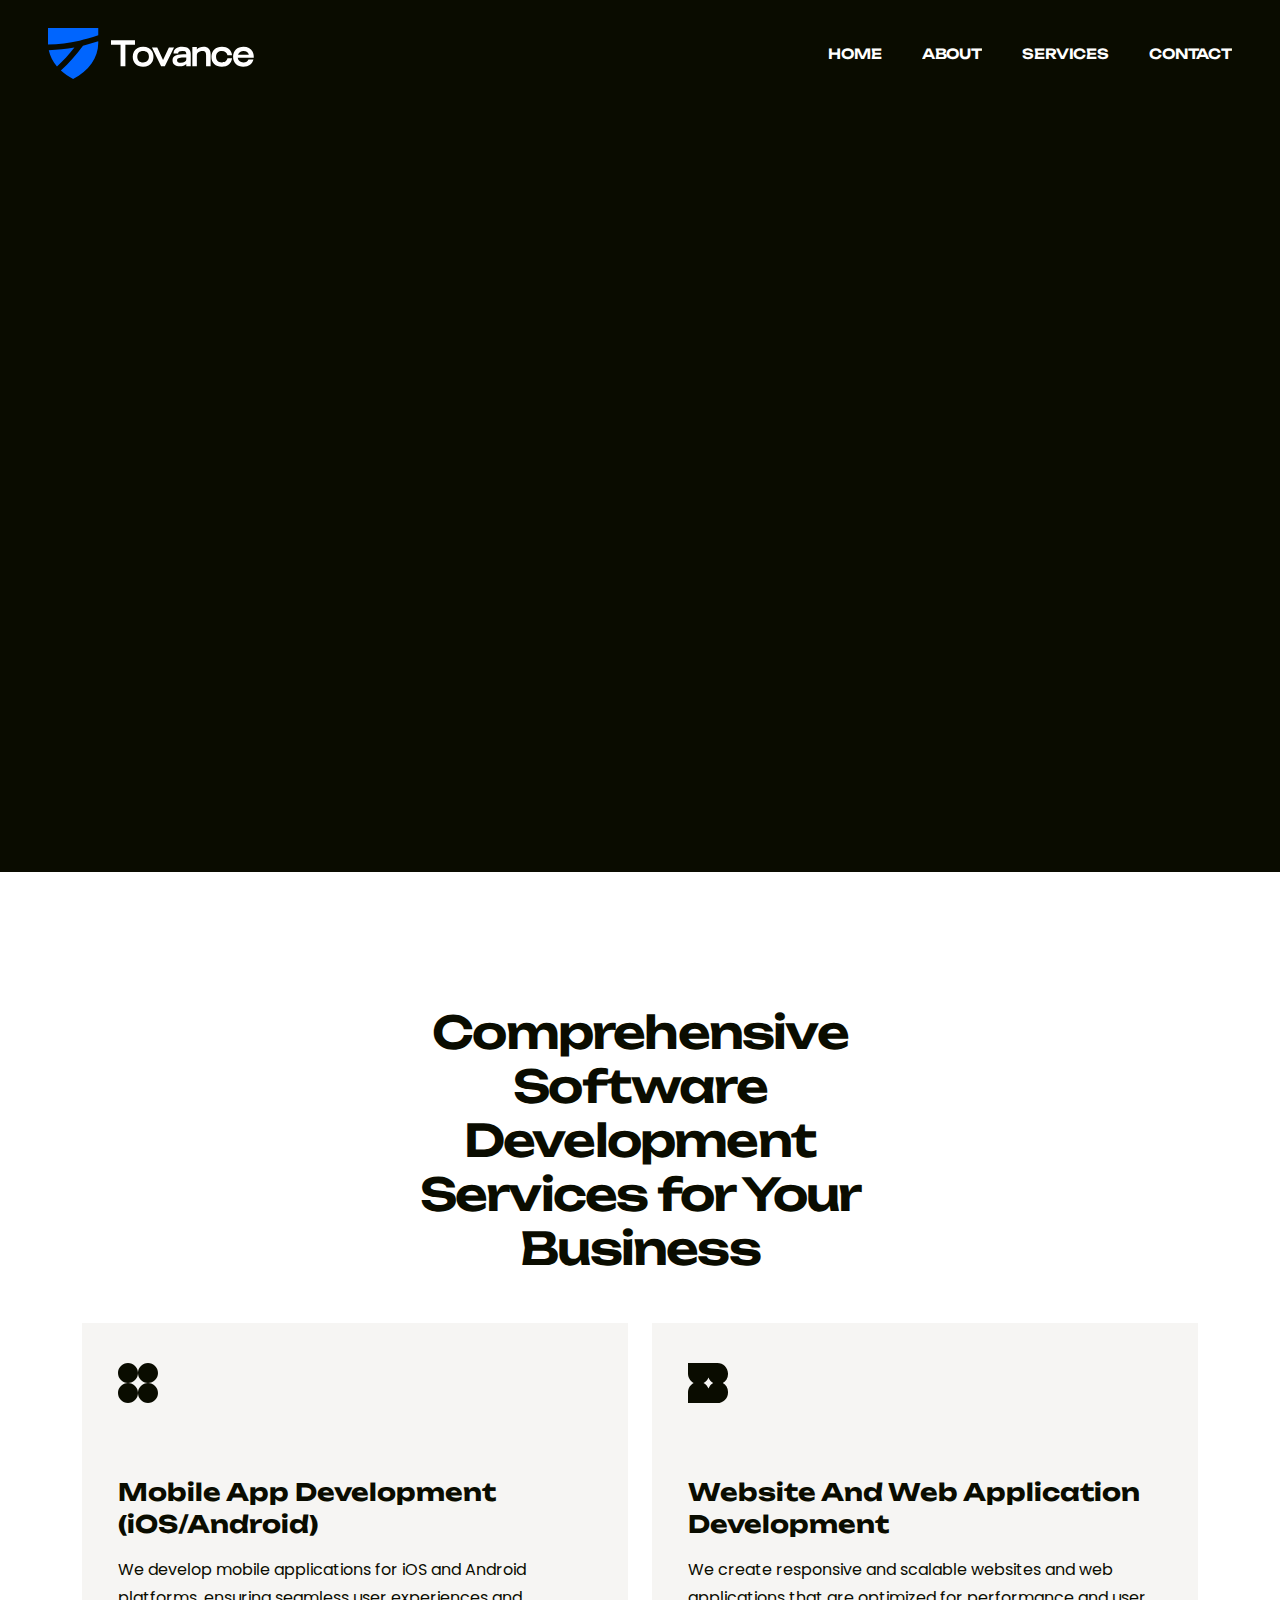
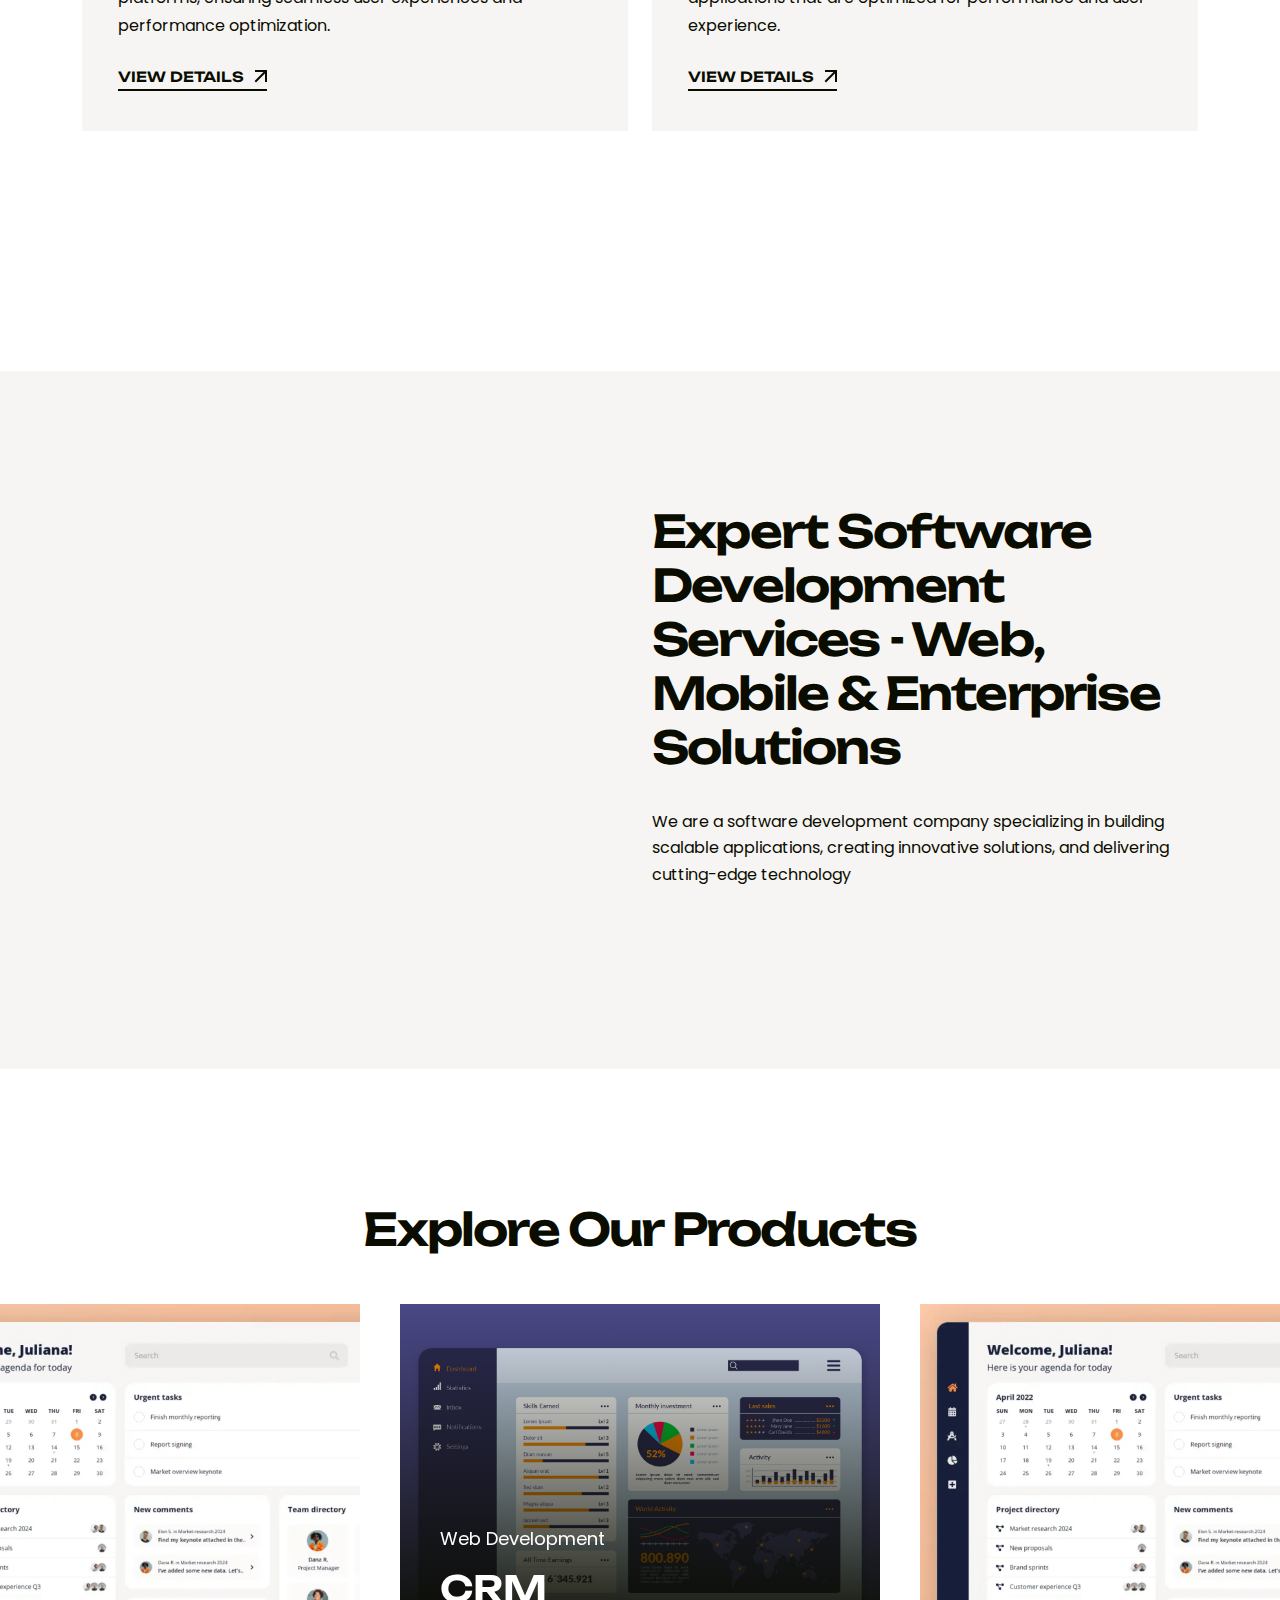
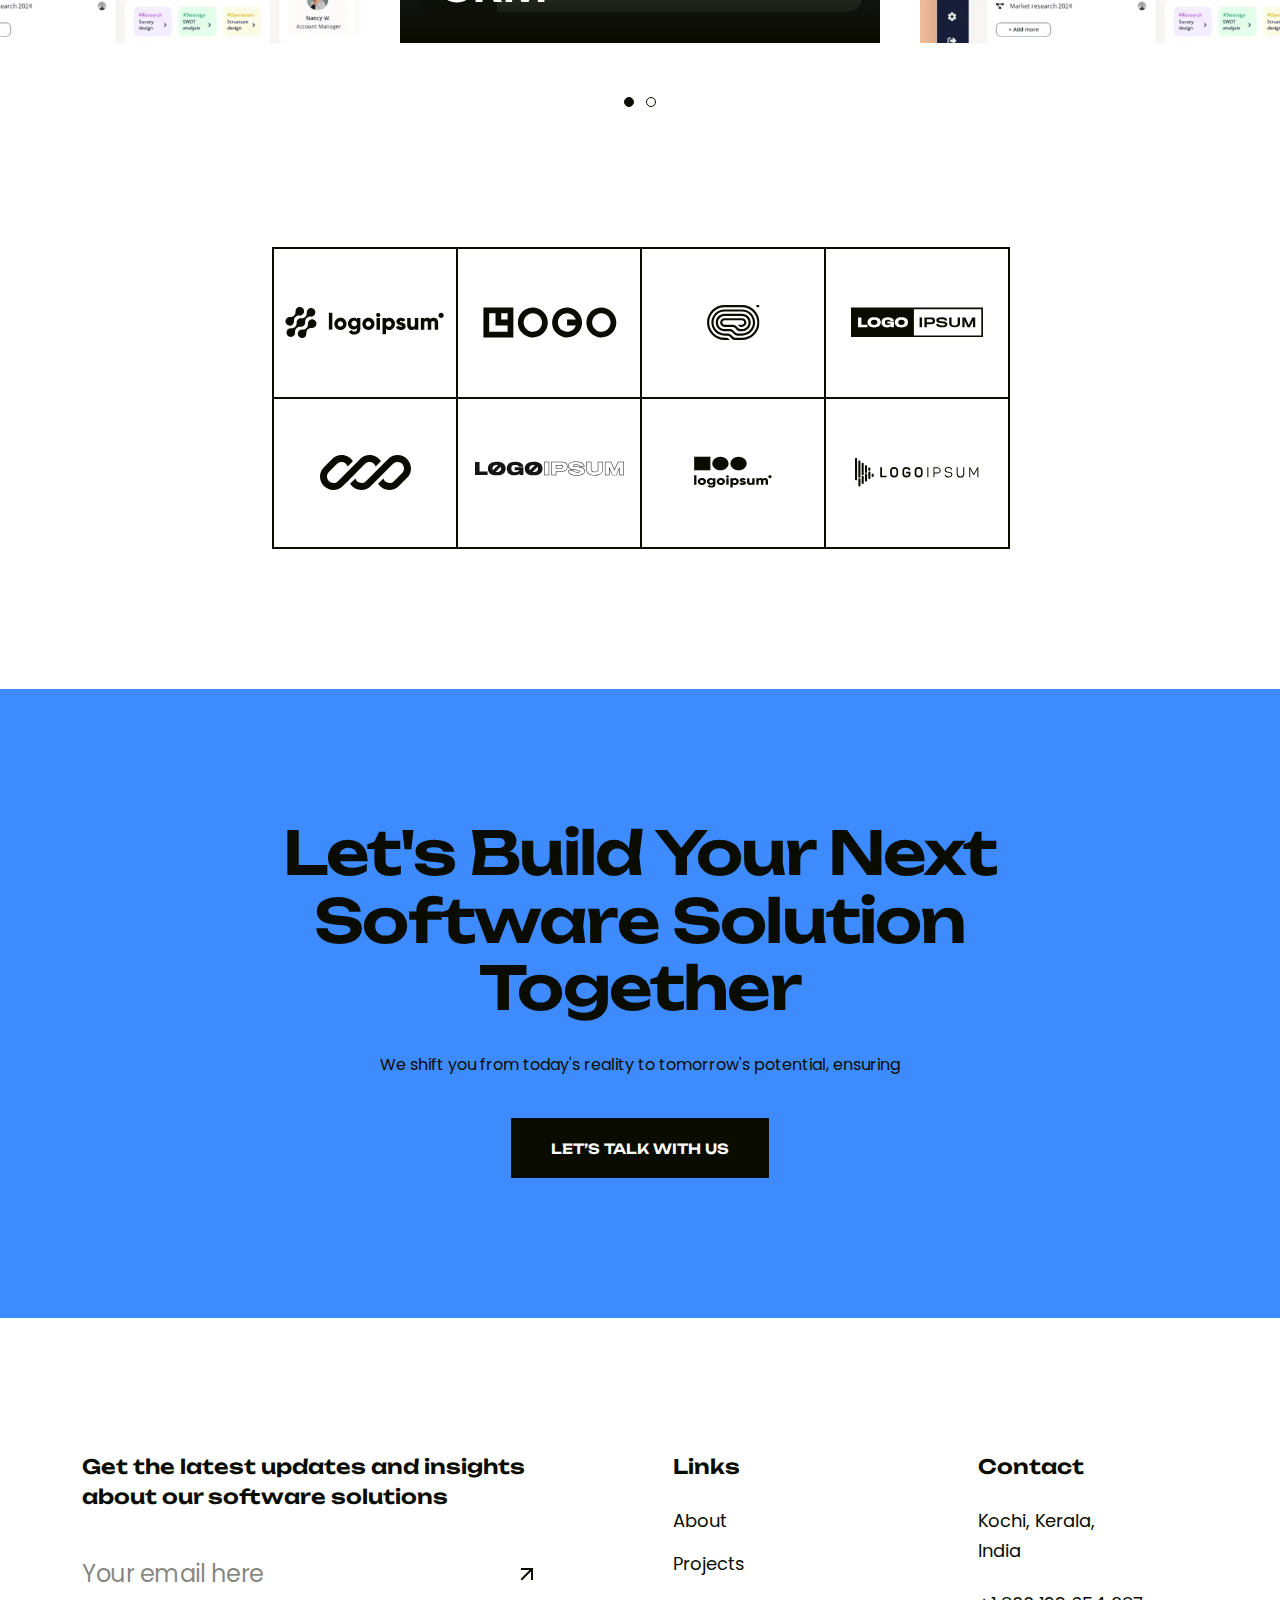
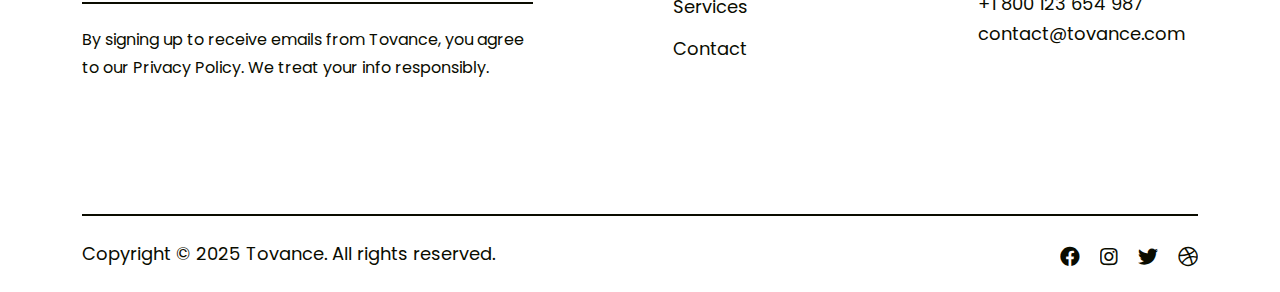
<file: index.html>
<!doctype html>
<html class="no-js" lang="en">

<head>
    <meta charset="utf-8">
    <meta http-equiv="x-ua-compatible" content="ie=edge">
    <title>Tovance - Software Development Company | Custom Web & Mobile Apps</title>
    <meta name="description" content="Tovance is a leading software development company with 26+ years of experience. We build custom web applications, mobile apps (iOS/Android), CRM, HRMS, and enterprise solutions. 347+ successful projects delivered globally.">
    <meta name="keywords" content="software development company, custom web development, mobile app development, iOS Android apps, CRM development, HRMS solutions, enterprise software, software solutions, web applications, software development services">
    <meta name="robots" content="INDEX,FOLLOW">
    <link rel="canonical" href="https://tovance.com/">
    <!-- Open Graph / Facebook -->
    <meta property="og:type" content="website">
    <meta property="og:url" content="https://tovance.com/">
    <meta property="og:title" content="Tovance - Software Development Company | Custom Web & Mobile Apps">
    <meta property="og:description" content="Tovance is a leading software development company with 26+ years of experience. We build custom web applications, mobile apps, CRM, HRMS, and enterprise solutions.">
    <meta property="og:image" content="https://tovance.com/assets/img/logo.svg">
    
    <!-- Twitter -->
    <meta property="twitter:card" content="summary_large_image">
    <meta property="twitter:url" content="https://tovance.com/">
    <meta property="twitter:title" content="Tovance - Software Development Company | Custom Web & Mobile Apps">
    <meta property="twitter:description" content="Tovance is a leading software development company with 26+ years of experience. We build custom web applications, mobile apps, CRM, HRMS, and enterprise solutions.">
    <meta property="twitter:image" content="https://tovance.com/assets/img/logo.svg">

    <!-- Mobile Specific Metas -->
    <meta name="viewport" content="width=device-width, initial-scale=1, shrink-to-fit=no">

    <!-- Favicons - Place favicon.ico in the root directory -->
    <meta name="msapplication-TileColor" content="#ffffff">
    <meta name="theme-color" content="#ffffff">
    <meta name="apple-touch-icon" href="apple-touch-icon.png">
    <link rel="icon" type="image/x-icon" href="favicon.ico">
    <link rel="manifest" href="site.webmanifest">
    
    <!--==============================
	  Google Fonts
	============================== -->
    <link rel="preconnect" href="https://fonts.googleapis.com">
    <link rel="preconnect" href="https://fonts.gstatic.com" crossorigin>
    <link href="https://fonts.googleapis.com/css2?family=Poppins:wght@300;400;500;600;700;800&family=Unbounded:wght@400;500;600;700&display=swap" rel="stylesheet">



    <!--==============================
	    All CSS File
	============================== -->
    <link rel="stylesheet" href="assets/css/bootstrap.min.css">
    <link rel="stylesheet" href="assets/css/all.min.css">
    <link rel="stylesheet" href="assets/css/magnific-popup.min.css">
    <link rel="stylesheet" href="assets/css/slick.min.css">
    <link rel="stylesheet" href="assets/css/animate.min.css">
    <link rel="stylesheet" href="assets/css/imageRevealHover.css">
    <!-- Theme Custom CSS -->
    <link rel="stylesheet" href="assets/css/style.css?v=1.1">

</head>

<body>
    <!--********************************
   		Code Start From Here
	******************************** -->




    <!--==============================
     Preloader
    ==============================-->
    <div class="preloader">
        <div class="preloader-inner">
            <span></span>
            <span></span>
            <span></span>
            <span></span>
        </div>
    </div>

    <div class="popup-search-box">
        <button class="searchClose"><img src="assets/img/icon/close.svg" alt="img"></button>
        <form action="#">
            <input type="text" placeholder="Search Here..">
            <button type="submit"><img src="assets/img/icon/search-white.svg" alt="img"></button>
        </form>
    </div>

    <div class="sidemenu-wrapper">
        <div class="sidemenu-content">
            <button class="closeButton sideMenuCls"><img src="assets/img/icon/close.svg" alt="icon"></button>
            <div class="widget footer-widget">
                <div class="widget-about">
                    <div class="footer-logo">
                        <a href="index.html"><img src="assets/img/logo-white.svg" alt="Ovation"></a>
                    </div>
                    <p class="about-text">We are digital agency that helps businesses develop immersive and engaging</p>
                    <div class="sidebar-wrap">
                        <h6>Kochi, Kerala,</h6>
                        <h6>India</h6>
                    </div>
                    <div class="sidebar-wrap">
                        <h6><a href="tel:1800123654987">+1 800 123 654 987 </a></h6>
                        <h6><a href="mailto:contact@tovance.com">contact@tovance.com</a></h6>
                    </div>
                    <div class="social-btn style2">
                        <a href="https://www.facebook.com/">
                            <span class="link-effect">
                                <span class="effect-1"><i class="fab fa-facebook"></i></span>
                                <span class="effect-1"><i class="fab fa-facebook"></i></span>
                            </span>
                        </a>
                        <a href="https://instagram.com/">
                            <span class="link-effect">
                                <span class="effect-1"><i class="fab fa-instagram"></i></span>
                                <span class="effect-1"><i class="fab fa-instagram"></i></span>
                            </span>
                        </a>
                        <a href="https://twitter.com/">
                            <span class="link-effect">
                                <span class="effect-1"><i class="fab fa-twitter"></i></span>
                                <span class="effect-1"><i class="fab fa-twitter"></i></span>
                            </span>
                        </a>
                        <a href="https://dribbble.com/">
                            <span class="link-effect">
                                <span class="effect-1"><i class="fab fa-dribbble"></i></span>
                                <span class="effect-1"><i class="fab fa-dribbble"></i></span>
                            </span>
                        </a>
                    </div>
                </div>
            </div>
            <div class="d-flex justify-content-end">
                <a href="contact.html" class="chat-btn gsap-magnetic">Let’s Talk with us</a>
            </div>
        </div>
    </div>
    <!--==============================
    Mobile Menu
    ============================== -->
    <div class="mobile-menu-wrapper">
        <div class="mobile-menu-area">
            <button class="menu-toggle"><i class="fas fa-times"></i></button>
            <div class="mobile-logo">
                <a href="index.html"><img src="assets/img/logo-white.svg" alt="Ovation"></a>
            </div>
            <div class="mobile-menu">
                <ul>
                    <li class="active">
                        <a href="index.html">Home</a>
                    </li>
                    <li>
                        <a href="about.html">About</a>
                    </li>
                    <!-- <li>
                        <a href="project.html">Projects</a>
                    </li> -->
                    <li>
                        <a href="service.html">Services</a>
                    </li>
                    <li>
                        <a href="contact.html">Contact</a>
                    </li>
                </ul>
            </div>
            <div class="sidebar-wrap">
                <h6>27 Division St, New York,</h6>
                <h6>NY 10002, USA</h6>
            </div>
            <div class="sidebar-wrap">
                <h6><a href="tel:1800123654987">+1 800 123 654 987 </a></h6>
                <h6><a href="mailto:contact@tovance.com">contact@tovance.com</a></h6>
            </div>
            <div class="social-btn style3">
                <a href="https://www.facebook.com/">
                    <span class="link-effect">
                        <span class="effect-1"><i class="fab fa-facebook"></i></span>
                        <span class="effect-1"><i class="fab fa-facebook"></i></span>
                    </span>
                </a>
                <a href="https://instagram.com/">
                    <span class="link-effect">
                        <span class="effect-1"><i class="fab fa-instagram"></i></span>
                        <span class="effect-1"><i class="fab fa-instagram"></i></span>
                    </span>
                </a>
                <a href="https://twitter.com/">
                    <span class="link-effect">
                        <span class="effect-1"><i class="fab fa-twitter"></i></span>
                        <span class="effect-1"><i class="fab fa-twitter"></i></span>
                    </span>
                </a>
                <a href="https://dribbble.com/">
                    <span class="link-effect">
                        <span class="effect-1"><i class="fab fa-dribbble"></i></span>
                        <span class="effect-1"><i class="fab fa-dribbble"></i></span>
                    </span>
                </a>
            </div>
        </div>
    </div>
    <!--==============================
	Header Area
    ==============================-->
    <header class="nav-header header-layout2">
        <div class="sticky-wrapper">
            <!-- Main Menu Area -->
            <div class="menu-area">
                <div class="container-fluid">
                    <div class="row align-items-center justify-content-between">
                        <div class="col-auto">
                            <div class="header-logo">
                                <a href="index.html"><img src="assets/img/logo-white.svg" alt="logo"></a>
                            </div>
                        </div>
                        <div class="col-auto ms-auto">
                            <nav class="main-menu d-none d-lg-inline-block">
                                <ul>
                                    <li class="active">
                                        <a href="index.html">
                                            <span class="link-effect">
                                                <span class="effect-1">HOME</span>
                                                <span class="effect-1">HOME</span>
                                            </span>
                                        </a>
                                    </li>
                                    <li class="">
                                        <a href="about.html">
                                            <span class="link-effect">
                                                <span class="effect-1">ABOUT</span>
                                                <span class="effect-1">ABOUT</span>
                                            </span>
                                        </a>
                                    </li>
                                    <!-- <li class="">
                                        <a href="project.html">
                                            <span class="link-effect">
                                                <span class="effect-1">PROJECTS</span>
                                                <span class="effect-1">PROJECTS</span>
                                            </span>
                                        </a>
                                    </li> -->
                                    <li class="">
                                        <a href="service.html">
                                            <span class="link-effect">
                                                <span class="effect-1">SERVICES</span>
                                                <span class="effect-1">SERVICES</span>
                                            </span>
                                        </a>
                                    </li>
                                    <li class="">
                                        <a href="contact.html">
                                            <span class="link-effect">
                                                <span class="effect-1">CONTACT</span>
                                                <span class="effect-1">CONTACT</span>
                                            </span>
                                        </a>
                                    </li>
                                    
                                </ul>
                            </nav>
                            <div class="navbar-right d-inline-flex d-lg-none">
                                <button type="button" class="menu-toggle sidebar-btn">
                                    <span class="line"></span>
                                    <span class="line"></span>
                                    <span class="line"></span>
                                </button>
                            </div>
                        </div>
                    </div>
                </div>
            </div>
        </div>
    </header>

    <!--==============================
    Hero Area
    ==============================-->
    <div class="hero-wrapper hero-2" id="hero">
        <div class="hero-2-thumb wow img-custom-anim-right" data-wow-duration="1.5s" data-wow-delay="0.2s">
            <img src="assets/img/hero/hero-2-1.jpg" alt="img">
        </div>
        <div class="container">
            <div class="hero-style2">
                <div class="row">
                    <div class="col-lg-9">
                        <h1 class="hero-title wow img-custom-anim-right text-white">Turning Ideas</h1>
                        <h1 class="hero-title wow img-custom-anim-left text-white">Into Digital Reality</h1>
                    </div>
                    <div class="col-xxl-4 col-xl-5 col-lg-6">
                        <p class="hero-text wow img-custom-anim-left text-white">We craft innovative software solutions that transform your vision into powerful digital experiences.</p>
                        <div class="btn-group fade_left">
                            <a href="#portfolio" class="btn style2 wow img-custom-anim-left">
                                <span class="link-effect">
                                    <span class="effect-1">VIEW OUR WORKS</span>
                                    <span class="effect-1">VIEW OUR WORKS</span>
                                </span>
                            </a>
                        </div>
                    </div>
                </div>
                <div class="row justify-content-end">
                    <div class="col-xxl-6 col-xl-7 col-lg-9">
                        <div class="wow img-custom-anim-right">
                            <div class="hero-contact-wrap">
                                Kochi, Kerala, India
                            </div>
                            <div class="hero-contact-wrap">
                                <a href="tel:1800123654987">+1 800 123 654 987</a>
                                <a href="mailto:contact@tovance.com">contact@tovance.com</a>
                            </div>
                        </div>
                    </div>
                </div>
            </div>
        </div>
    </div>
    <!--======== / Hero Section ========-->

    <!--==============================
    Marquee Area
    ==============================-->
    <!-- <div class="container-fluid p-0 overflow-hidden">
        <div class="slider__marquee clearfix marquee-wrap">
            <div class="marquee_mode marquee__group">
                <h6 class="item m-item"><a href="#"><i class="fas fa-star-of-life"></i> We Give Unparalleled Flexibility</a></h6>
                <h6 class="item m-item"><a href="#"><i class="fas fa-star-of-life"></i> We Give Unparalleled Flexibility</a></h6>
                <h6 class="item m-item"><a href="#"><i class="fas fa-star-of-life"></i> We Give Unparalleled Flexibility</a></h6>
                <h6 class="item m-item"><a href="#"><i class="fas fa-star-of-life"></i> We Give Unparalleled Flexibility</a></h6>
            </div>
        </div>
    </div> -->


    <!--==============================
    Feature Area
    ==============================-->
    <div class="feature-area-1 space">
        <div class="container">
            <div class="row justify-content-center">
                <div class="col-xl-6 col-lg-8">
                    <div class="title-area text-center">
                        <h2 class="sec-title">Comprehensive Software Development Services for Your Business</h2>
                    </div>
                </div>
            </div>
            <div class="row gy-4 align-items-center justify-content-center">
                <div class="col-xxl-5 col-md-6">
                    <div class="feature-card">
                        <div class="feature-card-icon">
                            <img src="assets/img/icon/feature-icon1-1.svg" alt="icon">
                        </div>
                        <h4 class="feature-card-title">
                            <a href="service.html">Mobile App Development (iOS/Android)</a>
                        </h4>
                        <p class="feature-card-text">We develop mobile applications for iOS and Android platforms, ensuring seamless user experiences and performance optimization.</p>
                        <a href="service-details-mobile.html" class="link-btn">
                            <span class="link-effect">
                                <span class="effect-1">VIEW DETAILS</span>
                                <span class="effect-1">VIEW DETAILS</span>
                            </span>
                            <img src="assets/img/icon/arrow-left-top.svg" alt="icon">
                        </a>
                    </div>
                </div>
                <div class="col-xxl-5 col-md-6">
                    <div class="feature-card">
                        <div class="feature-card-icon">
                            <img src="assets/img/icon/feature-icon1-2.svg" alt="icon">
                        </div>
                        <h4 class="feature-card-title">
                            <a href="service.html">Website And Web Application Development</a>
                        </h4>
                        <p class="feature-card-text">We create responsive and scalable websites and web applications that are optimized for performance and user experience.</p>
                        <a href="service-details-web.html" class="link-btn">
                            <span class="link-effect">
                                <span class="effect-1">VIEW DETAILS</span>
                                <span class="effect-1">VIEW DETAILS</span>
                            </span>
                            <img src="assets/img/icon/arrow-left-top.svg" alt="icon">
                        </a>
                    </div>
                </div>
                <!-- <div class="col-xxl-5 col-md-6">
                    <div class="feature-card">
                        <div class="feature-card-icon">
                            <img src="assets/img/icon/feature-icon1-3.svg" alt="icon">
                        </div>
                        <h4 class="feature-card-title">
                            <a href="service.html">Illustration Modelling</a>
                        </h4>
                        <p class="feature-card-text">We care success relationships fuel real success We love building brands and helping</p>
                        <a href="service-details.html" class="link-btn">
                            <span class="link-effect">
                                <span class="effect-1">VIEW DETAILS</span>
                                <span class="effect-1">VIEW DETAILS</span>
                            </span>
                            <img src="assets/img/icon/arrow-left-top.svg" alt="icon">
                        </a>
                    </div>
                </div> -->
                <!-- <div class="col-xxl-5 col-md-6">
                    <div class="feature-card">
                        <div class="feature-card-icon">
                            <img src="assets/img/icon/feature-icon1-4.svg" alt="icon">
                        </div>
                        <h4 class="feature-card-title">
                            <a href="service.html">Digital Marketing</a>
                        </h4>
                        <p class="feature-card-text">We care success relationships fuel real success We love building brands and helping</p>
                        <a href="service-details.html" class="link-btn">
                            <span class="link-effect">
                                <span class="effect-1">VIEW DETAILS</span>
                                <span class="effect-1">VIEW DETAILS</span>
                            </span>
                            <img src="assets/img/icon/arrow-left-top.svg" alt="icon">
                        </a>
                    </div>
                </div> -->
            </div>
        </div>
    </div>

    <!--==============================
    Service Area
    ==============================-->
    <div class="service-area-1 space bg-smoke">
        <div class="service-img-1-1 shape-mockup wow img-custom-anim-left" data-wow-duration="1.5s" data-wow-delay="0.2s" data-left="0" data-top="-100px" data-bottom="140px">
            <img src="assets/img/normal/service_2-1.jpg" alt="img">
        </div>
        <div class="container">
            <div class="row align-items-center justify-content-end">
                <div class="col-lg-6">
                    <div class="about-content-wrap">
                        <div class="title-area mb-0">
                            <h2 class="sec-title">Expert Software Development Services - Web, Mobile & Enterprise Solutions</h2>
                            <p class="sec-text mt-35 mb-40">We are a software development company specializing in building scalable applications, creating innovative solutions, and delivering cutting-edge technology</p>
                            <!-- <div class="skill-feature">
                                <h3 class="skill-feature_title">Frontend Development</h3>
                                <div class="progress">
                                    <div class="progress-bar" style="width: 92%;">
                                    </div>
                                    <div class="progress-value"><span class="counter-number">92</span>%</div>
                                </div>
                            </div>
                            <div class="skill-feature">
                                <h3 class="skill-feature_title">Backend Development</h3>
                                <div class="progress">
                                    <div class="progress-bar" style="width: 88%;">
                                    </div>
                                    <div class="progress-value"><span class="counter-number">88</span>%</div>
                                </div>
                            </div>
                            <div class="skill-feature">
                                <h3 class="skill-feature_title">Mobile Development</h3>
                                <div class="progress">
                                    <div class="progress-bar" style="width: 85%;">
                                    </div>
                                    <div class="progress-value"><span class="counter-number">85</span>%</div>
                                </div>
                            </div>
                            <div class="skill-feature">
                                <h3 class="skill-feature_title">Cloud & DevOps</h3>
                                <div class="progress">
                                    <div class="progress-bar" style="width: 90%;">
                                    </div>
                                    <div class="progress-value"><span class="counter-number">90</span>%</div>
                                </div>
                            </div> -->
                        </div>
                    </div>
                </div>
            </div>
        </div>
    </div>

    <!--==============================
        Portfolio Area
    ==============================-->
    <div id="portfolio" class="portfolio-area-1 space overflow-hidden">
        <div class="container">
            <div class="row justify-content-center">
                <div class="col-xl-7 col-lg-9">
                    <div class="title-area text-center">
                        <h2 class="sec-title">Explore Our Products</h2>
                    </div>
                </div>
            </div>
        </div>
        <div class="container-fluid p-0">
            <div class="row global-carousel gx-60 portfolio-slider" data-slide-show="1" data-center-mode="true" data-xl-center-mode="true" data-ml-center-mode="true" data-lg-center-mode="true" data-center-padding="600px" data-xl-center-padding="400px" data-ml-center-padding="400px" data-lg-center-padding="300px" data-dots="true" data-xl-dots="true" data-ml-dots="true">
                <div class="col-lg-4">
                    <a href="project-details-crm.html" class="portfolio-wrap style2">
                        <div class="portfolio-thumb">
                            <img src="assets/img/portfolio/crm.jpg" alt="portfolio">
                        </div>
                        <div class="portfolio-details">
                            <ul class="portfolio-meta">
                                <li>Web Development</li>
                            </ul>
                            <h3 class="portfolio-title">CRM</h3>
                        </div>
                    </a>
                </div>
                <div class="col-lg-4">
                    <a href="project-details-pms.html" class="portfolio-wrap style2">
                        <div class="portfolio-thumb">
                            <img src="assets/img/portfolio/pms.jpg" alt="portfolio">
                        </div>
                        <div class="portfolio-details">
                            <ul class="portfolio-meta">
                                <li>Software Solution</li>
                            </ul>
                            <h3 class="portfolio-title">Project Management System</h3>
                        </div>
                    </a>
                </div>
                <!-- <div class="col-lg-4">
                    <a href="project-details-hrms.html" class="portfolio-wrap style2">
                        <div class="portfolio-thumb">
                            <img src="assets/img/portfolio/portfolio2_3.jpg" alt="portfolio">
                        </div>
                        <div class="portfolio-details">
                            <ul class="portfolio-meta">
                                <li>Enterprise Software</li>
                            </ul>
                            <h3 class="portfolio-title">HRMS</h3>
                        </div>
                    </a>
                </div> -->
            </div>
        </div>
    </div>

    <!--==============================
    Award Area
    ==============================-->
    <!-- <div class="award-area-1 space-bottom overflow-hidden">
        <div class="container">
            <div class="row justify-content-center">
                <div class="col-lg-10">
                    <ul class="award-wrap-area">
                        <li class="single-award-list">
                            <span class="award-year">2017</span>
                            <div class="award-details">
                                <h4><a href="about.html">New York Design Week</a></h4>
                                <p>We bring to life the most complex projects, specialize</p>
                            </div>
                            <span class="award-tag">Main developer</span>
                        </li>
                        <li class="single-award-list">
                            <span class="award-year">2019</span>
                            <div class="award-details">
                                <h4><a href="about.html">The Blue Design Awards</a></h4>
                                <p>We bring to life the most complex projects, specialize</p>
                            </div>
                            <span class="award-tag">Animator</span>
                        </li>
                        <li class="single-award-list">
                            <span class="award-year">2019</span>
                            <div class="award-details">
                                <h4><a href="about.html">Best Web Flow</a></h4>
                                <p>We bring to life the most complex projects, specialize</p>
                            </div>
                            <span class="award-tag">Main developer</span>
                        </li>
                        <li class="single-award-list">
                            <span class="award-year">2019</span>
                            <div class="award-details">
                                <h4><a href="about.html">Berlin Interactive Award</a></h4>
                                <p>We bring to life the most complex projects, specialize</p>
                            </div>
                            <span class="award-tag">Best innovations</span>
                        </li>
                    </ul>
                </div>
            </div>
        </div>
    </div> -->

    <!--==============================
    Client Area
    ==============================-->
    <div class="client-area-1 overflow-hidden space-bottom">
        <div class="container">
            <div class="row justify-content-center">
                <div class="col-xl-8">
                    <ul class="client-list-wrap">
                        <li>
                            <a href="#">
                                <span class="link-effect">
                                    <span class="effect-1"><img src="assets/img/client/client-1-1.svg" alt="img"></span>
                                    <span class="effect-1"><img src="assets/img/client/client-1-1.svg" alt="img"></span>
                                </span>
                            </a>
                        </li>
                        <li>
                            <a href="#">
                                <span class="link-effect">
                                    <span class="effect-1"><img src="assets/img/client/client-1-2.svg" alt="img"></span>
                                    <span class="effect-1"><img src="assets/img/client/client-1-2.svg" alt="img"></span>
                                </span>
                            </a>
                        </li>
                        <li>
                            <a href="#">
                                <span class="link-effect">
                                    <span class="effect-1"><img src="assets/img/client/client-1-3.svg" alt="img"></span>
                                    <span class="effect-1"><img src="assets/img/client/client-1-3.svg" alt="img"></span>
                                </span>
                            </a>
                        </li>
                        <li>
                            <a href="#">
                                <span class="link-effect">
                                    <span class="effect-1"><img src="assets/img/client/client-1-4.svg" alt="img"></span>
                                    <span class="effect-1"><img src="assets/img/client/client-1-4.svg" alt="img"></span>
                                </span>
                            </a>
                        </li>
                        <li>
                            <a href="#">
                                <span class="link-effect">
                                    <span class="effect-1"><img src="assets/img/client/client-1-5.svg" alt="img"></span>
                                    <span class="effect-1"><img src="assets/img/client/client-1-5.svg" alt="img"></span>
                                </span>
                            </a>
                        </li>
                        <li>
                            <a href="#">
                                <span class="link-effect">
                                    <span class="effect-1"><img src="assets/img/client/client-1-6.svg" alt="img"></span>
                                    <span class="effect-1"><img src="assets/img/client/client-1-6.svg" alt="img"></span>
                                </span>
                            </a>
                        </li>
                        <li>
                            <a href="#">
                                <span class="link-effect">
                                    <span class="effect-1"><img src="assets/img/client/client-1-7.svg" alt="img"></span>
                                    <span class="effect-1"><img src="assets/img/client/client-1-7.svg" alt="img"></span>
                                </span>
                            </a>
                        </li>
                        <li>
                            <a href="#">
                                <span class="link-effect">
                                    <span class="effect-1"><img src="assets/img/client/client-1-8.svg" alt="img"></span>
                                    <span class="effect-1"><img src="assets/img/client/client-1-8.svg" alt="img"></span>
                                </span>
                            </a>
                        </li>
                    </ul>
                </div>
            </div>
        </div>
    </div>
    <!--==============================
    Video Area
    ==============================-->
    <!-- <div class="video-area-1 overflow-hidden">
        <div class="container-fluid p-0">
            <div class="row">
                <div class="col-lg-12">
                    <div class="video-wrap">
                        <div class="jarallax" data-bg-src="assets/img/normal/video_2-1.jpg">
                        </div>
                        <a href="https://www.youtube.com/watch?v=vvNwlRLjLkU" class="play-btn circle-btn btn gsap-magnetic popup-video background-image">PLAY VIDEO
                        </a>
                    </div>
                </div>
            </div>
        </div>
    </div> -->

    <!--==============================
    Blog Area
    ==============================-->
    <!-- <section class="blog-area space">
        <div class="container">
            <div class="row justify-content-center">
                <div class="col-xxl-7 col-xl-6 col-lg-8">
                    <div class="title-area text-center">
                        <h2 class="sec-title">Latest Software Development Insights & News</h2>
                    </div>
                </div>
            </div>
            <div class="row gy-30 justify-content-center">
                <div class="col-lg-4 col-md-6">
                    <a href="blog-details.html" class="blog-card style2">
                        <div class="blog-img">
                            <img src="assets/img/blog/blog_2_1.png" alt="blog image">
                        </div>
                        <div class="blog-content">
                            <div class="post-meta-item blog-meta">
                                <span>March 26, 2024</span>
                                <span>Branding</span>
                            </div>
                            <h4 class="blog-title">Everything You Should Know About Return</h4>
                            <span class="link-btn">
                                <span class="link-effect">
                                    <span class="effect-1">READ MORE</span>
                                    <span class="effect-1">READ MORE</span>
                                </span>
                                <img src="assets/img/icon/arrow-left-top.svg" alt="icon">
                            </span>
                        </div>
                    </a>
                </div>
                <div class="col-lg-4 col-md-6">
                    <a href="blog-details.html" class="blog-card style2">
                        <div class="blog-img">
                            <img src="assets/img/blog/blog_2_2.png" alt="blog image">
                        </div>
                        <div class="blog-content">
                            <div class="post-meta-item blog-meta">
                                <span>March 26, 2024</span>
                                <span>Branding</span>
                            </div>
                            <h4 class="blog-title">6 Big Commerce Design Tips For Big Results</h4>
                            <span class="link-btn">
                                <span class="link-effect">
                                    <span class="effect-1">READ MORE</span>
                                    <span class="effect-1">READ MORE</span>
                                </span>
                                <img src="assets/img/icon/arrow-left-top.svg" alt="icon">
                            </span>
                        </div>
                    </a>
                </div>
                <div class="col-lg-4 col-md-6">
                    <a href="blog-details.html" class="blog-card style2">
                        <div class="blog-img">
                            <img src="assets/img/blog/blog_2_3.png" alt="blog image">
                        </div>
                        <div class="blog-content">
                            <div class="post-meta-item blog-meta">
                                <span>March 26, 2024</span>
                                <span>Branding</span>
                            </div>
                            <h4 class="blog-title">Four Steps to Conduct a Successful Usability</h4>
                            <span class="link-btn">
                                <span class="link-effect">
                                    <span class="effect-1">READ MORE</span>
                                    <span class="effect-1">READ MORE</span>
                                </span>
                                <img src="assets/img/icon/arrow-left-top.svg" alt="icon">
                            </span>
                        </div>
                    </a>
                </div>
            </div>
        </div>
    </section> -->


    <!--==============================
    CTA Area
    ==============================-->
    <div class="cta-area-1 overflow-hidden bg-theme space">
        <div class="container">
            <div class="row justify-content-center">
                <div class="col-xl-8 col-lg-10">
                    <div class="title-area text-center mb-0">
                        <h2 class="sec-title">Let's Build Your Next Software Solution Together</h2>
                        <p class="sec-text mt-30 mb-40">We shift you from today's reality to tomorrow's potential, ensuring</p>
                        <div class="btn-group justify-content-center">
                            <a href="contact.html" class="btn mt-0">
                                <span class="link-effect">
                                    <span class="effect-1">LET’S TALK WITH US</span>
                                    <span class="effect-1">LET’S TALK WITH US</span>
                                </span>
                            </a>
                        </div>
                    </div>
                </div>
            </div>
        </div>
    </div>

    <!--==============================
        Footer Area
    ==============================-->
    <footer class="footer-wrapper footer-layout2 bg-white overflow-hidden">
        <div class="container">
            <div class="widget-area space-top">
                <div class="row justify-content-between">
                    <div class="col-md-6 col-xl-5 col-lg-6">
                        <div class="widget widget-newsletter footer-widget">
                            <h3 class="widget_title">Get the latest updates and insights about our software solutions</h3>
                            <form class="newsletter-form">
                                <div class="form-group">
                                    <input class="form-control" type="email" placeholder="Your email here" required="">
                                </div>
                                <button type="submit" class="btn"><img src="assets/img/icon/arrow-left-top.svg" alt=""></button>
                            </form>
                            <p>By signing up to receive emails from Tovance, you agree to our Privacy Policy. We treat your info responsibly.</p>
                        </div>
                    </div>
                    <div class="col-md-3 col-xl-2 col-lg-3">
                        <div class="widget widget_nav_menu footer-widget">
                            <h3 class="widget_title">Links</h3>
                            <div class="menu-all-pages-container list-column2">
                                <ul class="menu">
                                    <li><a href="about.html">About</a></li>
                                    <li><a href="project.html">Projects</a></li>
                                    <li><a href="service.html">Services</a></li>
                                    <li><a href="contact.html">Contact</a></li>
                                </ul>
                            </div>
                        </div>
                    </div>
                    <div class="col-md-6 col-xl-auto col-lg-4">
                        <div class="widget footer-widget widget-contact">
                            <h3 class="widget_title">Contact</h3>
                            <ul class="contact-info-list">
                                <li>Kochi, Kerala, <br> India</li>
                                <li>
                                    <a href="tel:1800123654987">+1 800 123 654 987</a>
                                    <a href="mailto:contact@tovance.com">contact@tovance.com</a>
                                </li>
                            </ul>
                        </div>
                    </div>
                </div>
            </div>
        </div>
        <div class="container">
            <div class="copyright-wrap">
                <div class="row gy-3 justify-content-between align-items-center">
                    <div class="col-md-6">
                        <p class="copyright-text">Copyright © 2025
                            <a href="index.html">Tovance</a>. All rights reserved.
                        </p>

                    </div>
                    <div class="col-md-6 align-self-center">
                        <div class="social-btn style3 justify-content-md-end">
                            <a href="https://www.facebook.com/">
                                <span class="link-effect">
                                    <span class="effect-1"><i class="fab fa-facebook"></i></span>
                                    <span class="effect-1"><i class="fab fa-facebook"></i></span>
                                </span>
                            </a>
                            <a href="https://instagram.com/">
                                <span class="link-effect">
                                    <span class="effect-1"><i class="fab fa-instagram"></i></span>
                                    <span class="effect-1"><i class="fab fa-instagram"></i></span>
                                </span>
                            </a>
                            <a href="https://twitter.com/">
                                <span class="link-effect">
                                    <span class="effect-1"><i class="fab fa-twitter"></i></span>
                                    <span class="effect-1"><i class="fab fa-twitter"></i></span>
                                </span>
                            </a>
                            <a href="https://dribbble.com/">
                                <span class="link-effect">
                                    <span class="effect-1"><i class="fab fa-dribbble"></i></span>
                                    <span class="effect-1"><i class="fab fa-dribbble"></i></span>
                                </span>
                            </a>
                        </div>
                    </div>
                </div>
            </div>
        </div>
    </footer>

    <!--********************************
			Code End  Here
	******************************** -->

    <!-- Scroll To Top -->
    <div class="scroll-top">
        <svg class="progress-circle svg-content" width="100%" height="100%" viewBox="-1 -1 102 102">
            <path d="M50,1 a49,49 0 0,1 0,98 a49,49 0 0,1 0,-98" style="transition: stroke-dashoffset 10ms linear 0s; stroke-dasharray: 307.919, 307.919; stroke-dashoffset: 307.919;"></path>
        </svg>
    </div>


    <!-- Jquery -->
    <script src="assets/js/vendor/jquery-3.6.0.min.js"></script>
    <script src="assets/js/slick.min.js"></script>
    <script src="assets/js/bootstrap.min.js"></script>
    <script src="assets/js/jquery.magnific-popup.min.js"></script>
    <script src="assets/js/jquery.counterup.min.js"></script>
    <script src="assets/js/imagesloaded.pkgd.min.js"></script>
    <script src="assets/js/isotope.pkgd.min.js"></script>
    <script src="assets/js/gsap.min.js"></script>
<script src="assets/js/ScrollTrigger.min.js"></script>
    <script src="assets/js/sticky-kit.min.js"></script>

    
    <script src="assets/js/imageRevealHover.js"></script>
    <script src="assets/js/jarallax.min.js"></script>
    <script src="assets/js/jquery.marquee.min.js"></script>
    <script src="assets/js/jquery-ui.min.js"></script>
    <script src="assets/js/waypoints.js"></script>
    <script src="assets/js/wow.js"></script>

    <!-- Main Js File -->
    <script src="assets/js/main.js"></script>
</body>

</html>
</file>
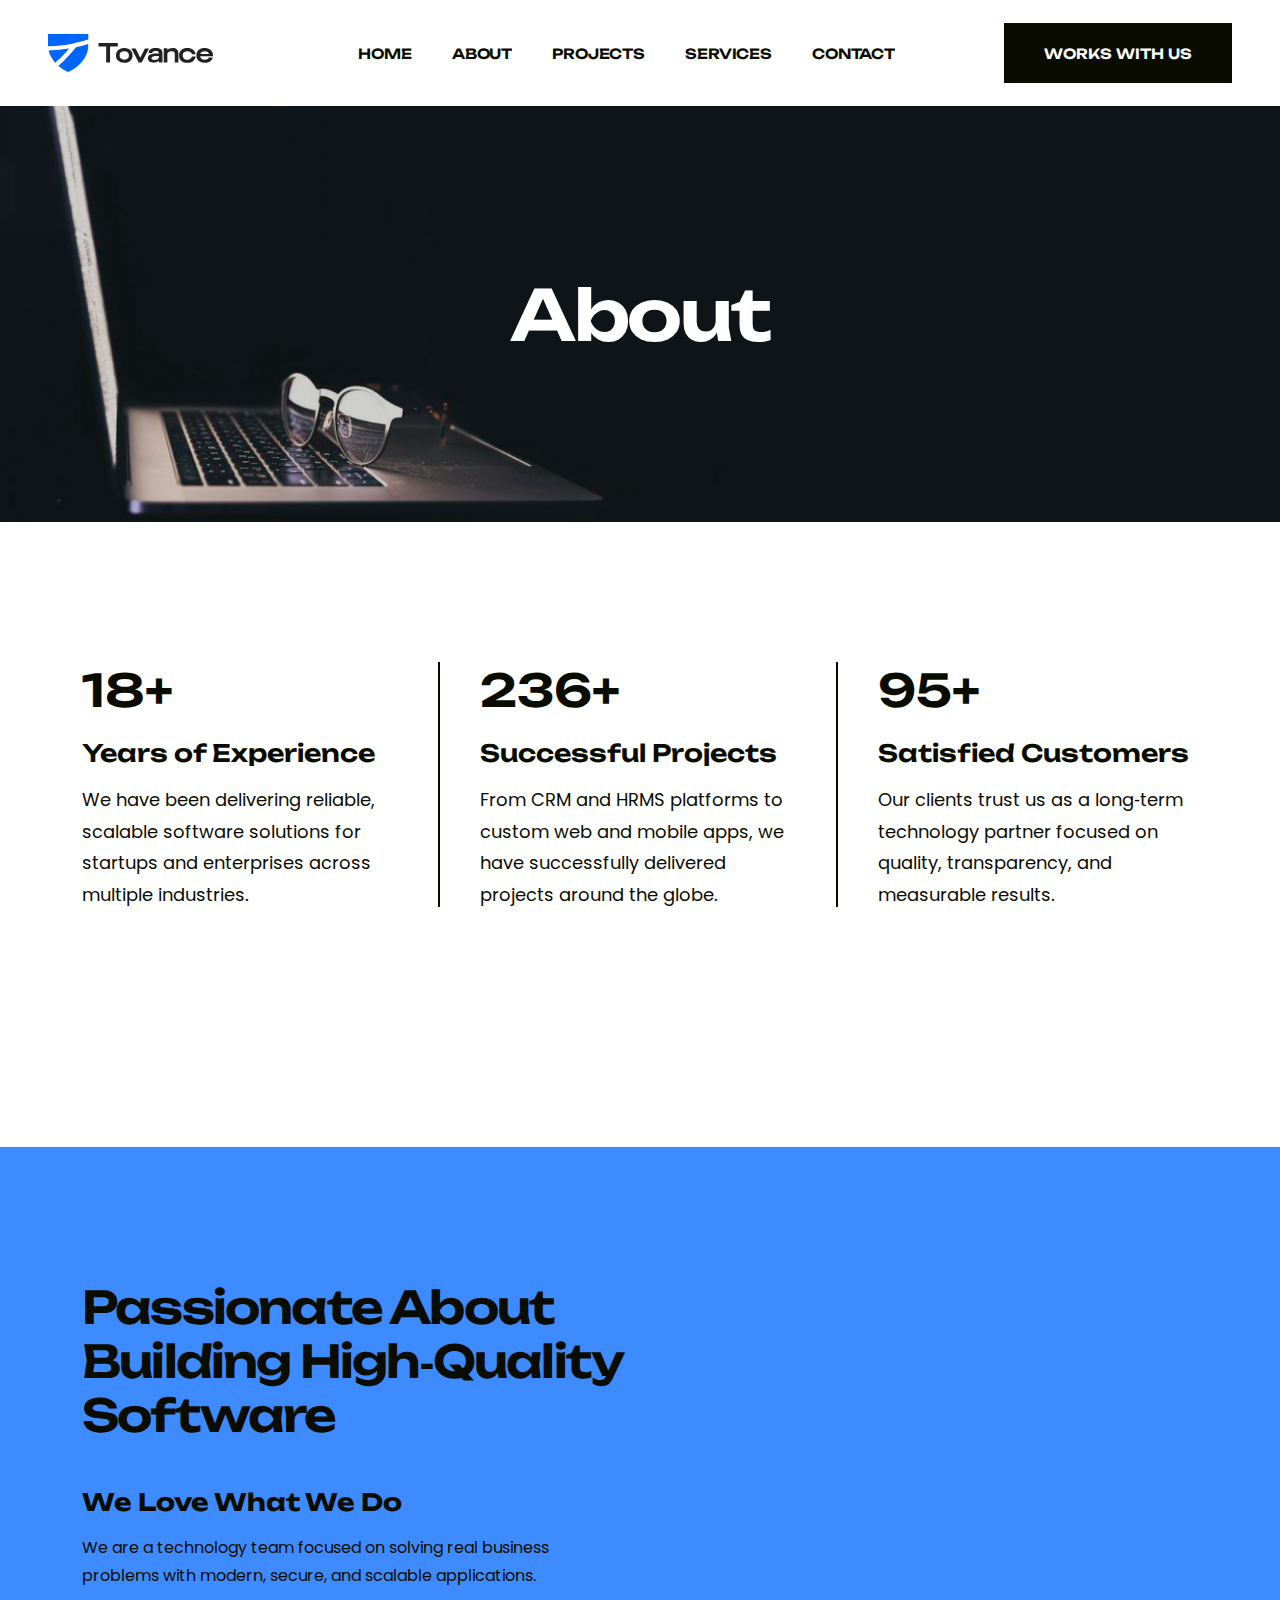
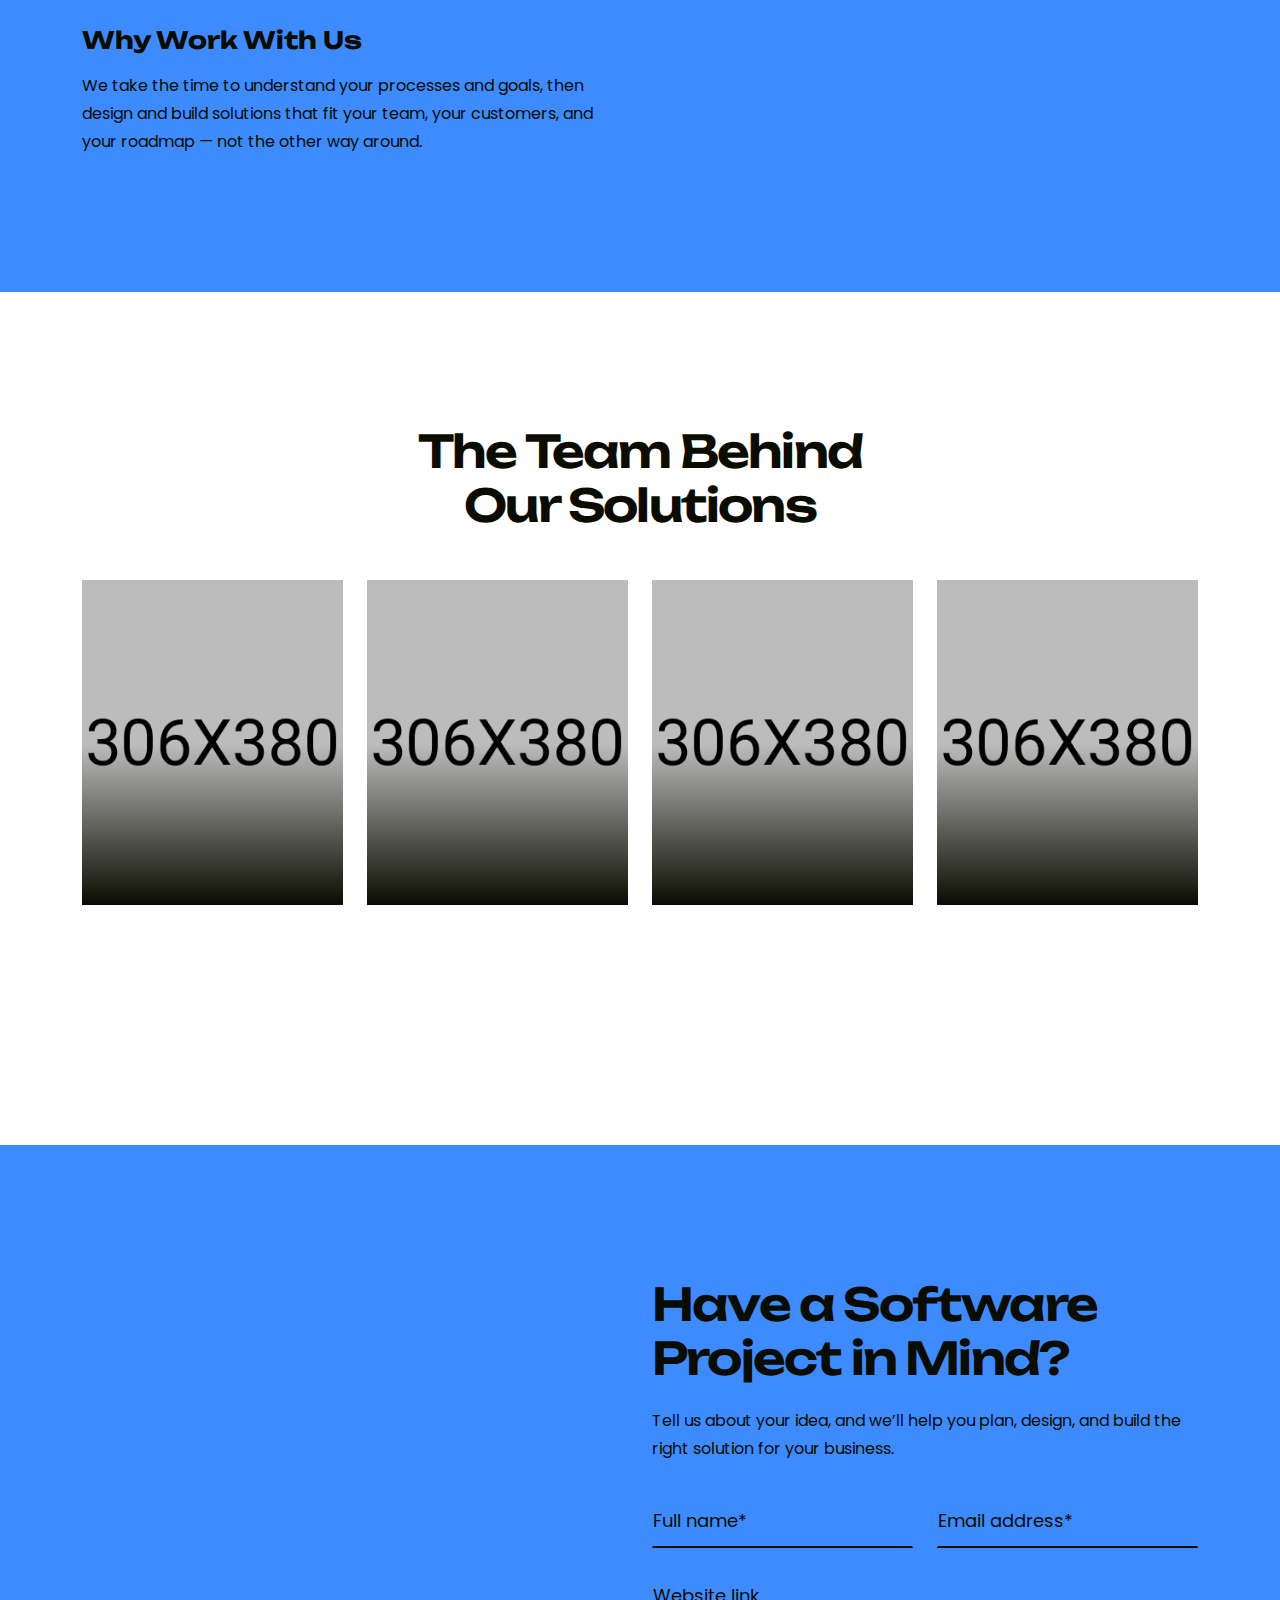
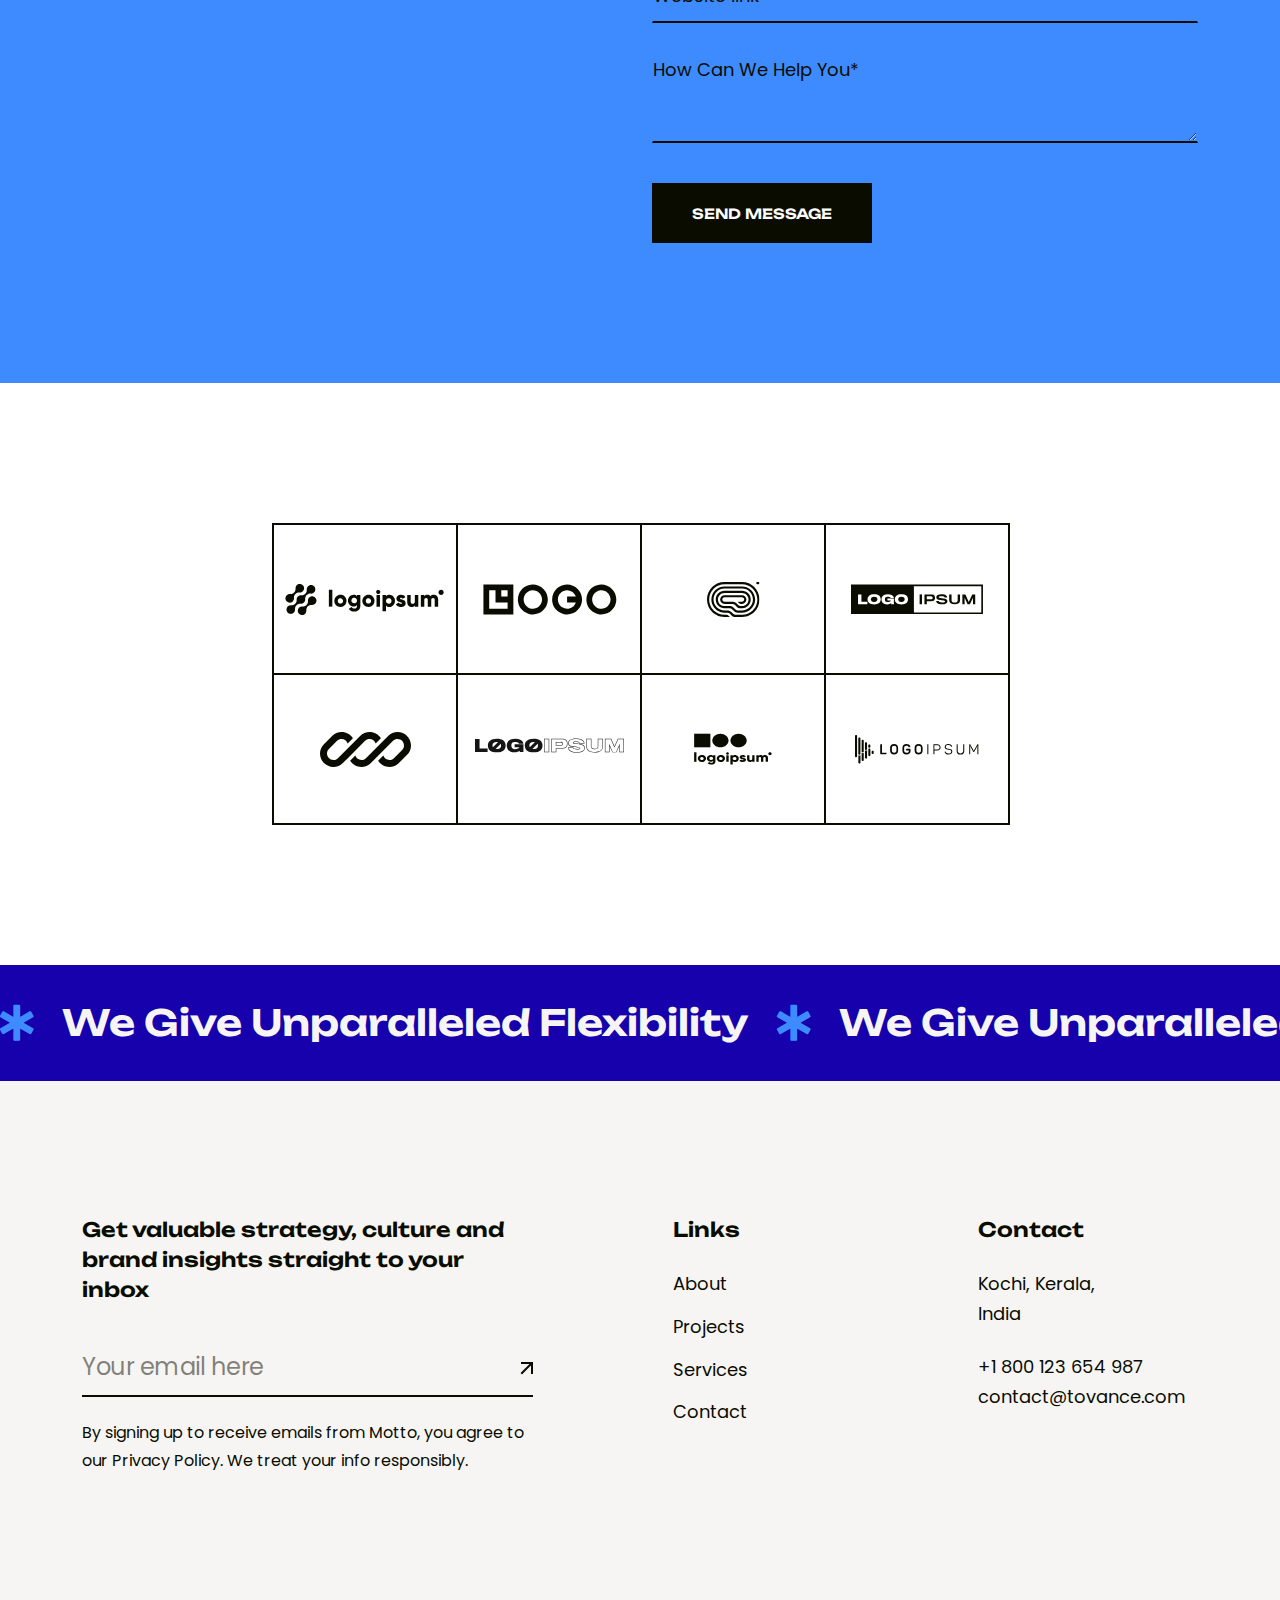
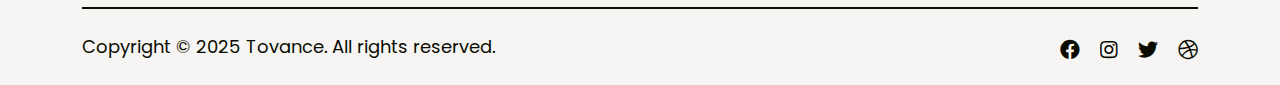
<file: about.html>
<!doctype html>
<html class="no-js" lang="zxx">

<head>
    <meta charset="utf-8">
    <meta http-equiv="x-ua-compatible" content="ie=edge">
    <title>Frisk - Creative Agency & Portfolio HTML Template</title>
    <meta name="description" content="Frisk - Creative Agency & Portfolio HTML Template">
    <meta name="keywords" content="Frisk - Creative Agency & Portfolio HTML Template">
    <meta name="robots" content="INDEX,FOLLOW">

    <!-- Mobile Specific Metas -->
    <meta name="viewport" content="width=device-width, initial-scale=1, shrink-to-fit=no">

    <!-- Favicons - Place favicon.ico in the root directory -->
    <link rel="icon" type="image/png" sizes="32x32" href="assets/img/favicons/favicon.png">
    <meta name="msapplication-TileColor" content="#ffffff">
    <meta name="msapplication-TileImage" content="assets/img/favicons/ms-icon-144x144.png">
    <meta name="theme-color" content="#ffffff">

    <!--==============================
	  Google Fonts
	============================== -->
    <link rel="preconnect" href="https://fonts.googleapis.com">
    <link rel="preconnect" href="https://fonts.gstatic.com" crossorigin>
    <link href="https://fonts.googleapis.com/css2?family=Poppins:wght@300;400;500;600;700;800&family=Unbounded:wght@400;500;600;700&display=swap" rel="stylesheet">



    <!--==============================
	    All CSS File
	============================== -->
    <link rel="stylesheet" href="assets/css/bootstrap.min.css">
    <link rel="stylesheet" href="assets/css/all.min.css">
    <link rel="stylesheet" href="assets/css/magnific-popup.min.css">
    <link rel="stylesheet" href="assets/css/slick.min.css">
    <link rel="stylesheet" href="assets/css/animate.min.css">
    <link rel="stylesheet" href="assets/css/imageRevealHover.css">
    <!-- Theme Custom CSS -->
    <link rel="stylesheet" href="assets/css/style.css">

</head>

<body>
    <!--********************************
   		Code Start From Here
	******************************** -->




    <!--==============================
     Preloader
    ==============================-->
    <div class="preloader">
        <div class="preloader-inner">
            <span></span>
            <span></span>
            <span></span>
            <span></span>
        </div>
    </div>

    <div class="popup-search-box">
        <button class="searchClose"><img src="assets/img/icon/close.svg" alt="img"></button>
        <form action="#">
            <input type="text" placeholder="Search Here..">
            <button type="submit"><img src="assets/img/icon/search-white.svg" alt="img"></button>
        </form>
    </div>

    <div class="sidemenu-wrapper">
        <div class="sidemenu-content">
            <button class="closeButton sideMenuCls"><img src="assets/img/icon/close.svg" alt="icon"></button>
            <div class="widget footer-widget">
                <div class="widget-about">
                    <div class="footer-logo">
                        <a href="index.html"><img src="assets/img/logo-white.svg" alt="Ovation"></a>
                    </div>
                    <p class="about-text">We are digital agency that helps businesses develop immersive and engaging</p>
                    <div class="sidebar-wrap">
                        <h6>Kochi, Kerala,</h6>
                        <h6>India</h6>
                    </div>
                    <div class="sidebar-wrap">
                        <h6><a href="tel:1800123654987">+1 800 123 654 987 </a></h6>
                        <h6><a href="mailto:contact@tovance.com">contact@tovance.com</a></h6>
                    </div>
                    <div class="social-btn style2">
                        <a href="https://www.facebook.com/">
                            <span class="link-effect">
                                <span class="effect-1"><i class="fab fa-facebook"></i></span>
                                <span class="effect-1"><i class="fab fa-facebook"></i></span>
                            </span>
                        </a>
                        <a href="https://instagram.com/">
                            <span class="link-effect">
                                <span class="effect-1"><i class="fab fa-instagram"></i></span>
                                <span class="effect-1"><i class="fab fa-instagram"></i></span>
                            </span>
                        </a>
                        <a href="https://twitter.com/">
                            <span class="link-effect">
                                <span class="effect-1"><i class="fab fa-twitter"></i></span>
                                <span class="effect-1"><i class="fab fa-twitter"></i></span>
                            </span>
                        </a>
                        <a href="https://dribbble.com/">
                            <span class="link-effect">
                                <span class="effect-1"><i class="fab fa-dribbble"></i></span>
                                <span class="effect-1"><i class="fab fa-dribbble"></i></span>
                            </span>
                        </a>
                    </div>
                </div>
            </div>
            <div class="d-flex justify-content-end">
                <a href="contact.html" class="chat-btn gsap-magnetic">Let’s Talk with us</a>
            </div>
        </div>
    </div>
    <!--==============================
    Mobile Menu
    ============================== -->
    <div class="mobile-menu-wrapper">
        <div class="mobile-menu-area">
            <button class="menu-toggle"><i class="fas fa-times"></i></button>
            <div class="mobile-logo">
                <a href="index.html"><img src="assets/img/logo.svg" alt="Ovation"></a>
            </div>
            <div class="mobile-menu">
                <ul>
                    <li>
                        <a href="index.html">Home</a>
                    </li>
                    <li class="active">
                        <a href="about.html">About</a>
                    </li>
                    <li>
                        <a href="project.html">Projects</a>
                    </li>
                    <li>
                        <a href="service.html">Services</a>
                    </li>
                    <li>
                        <a href="contact.html">Contact</a>
                    </li>
                </ul>
            </div>
            <div class="sidebar-wrap">
                <h6>27 Division St, New York,</h6>
                <h6>NY 10002, USA</h6>
            </div>
            <div class="sidebar-wrap">
                <h6><a href="tel:1800123654987">+1 800 123 654 987 </a></h6>
                <h6><a href="mailto:contact@tovance.com">contact@tovance.com</a></h6>
            </div>
            <div class="social-btn style3">
                <a href="https://www.facebook.com/">
                    <span class="link-effect">
                        <span class="effect-1"><i class="fab fa-facebook"></i></span>
                        <span class="effect-1"><i class="fab fa-facebook"></i></span>
                    </span>
                </a>
                <a href="https://instagram.com/">
                    <span class="link-effect">
                        <span class="effect-1"><i class="fab fa-instagram"></i></span>
                        <span class="effect-1"><i class="fab fa-instagram"></i></span>
                    </span>
                </a>
                <a href="https://twitter.com/">
                    <span class="link-effect">
                        <span class="effect-1"><i class="fab fa-twitter"></i></span>
                        <span class="effect-1"><i class="fab fa-twitter"></i></span>
                    </span>
                </a>
                <a href="https://dribbble.com/">
                    <span class="link-effect">
                        <span class="effect-1"><i class="fab fa-dribbble"></i></span>
                        <span class="effect-1"><i class="fab fa-dribbble"></i></span>
                    </span>
                </a>
            </div>
        </div>
    </div>
    <!--==============================
	Header Area
    ==============================-->
    <header class="nav-header header-layout3 bg-white">
        <div class="sticky-wrapper">
            <!-- Main Menu Area -->
            <div class="menu-area">
                <div class="container-fluid">
                    <div class="row align-items-center justify-content-between">
                        <div class="col-auto">
                            <div class="header-logo">
                                <a href="index.html"><img src="assets/img/logo.svg" alt="logo"></a>
                            </div>
                        </div>
                        <div class="col-auto ms-auto">
                            <nav class="main-menu d-none d-lg-inline-block">
                                <ul>
                                    <li class="">
                                        <a href="index.html">
                                            <span class="link-effect">
                                                <span class="effect-1">HOME</span>
                                                <span class="effect-1">HOME</span>
                                            </span>
                                        </a>
                                    </li>
                                    <li class="active">
                                        <a href="about.html">
                                            <span class="link-effect">
                                                <span class="effect-1">ABOUT</span>
                                                <span class="effect-1">ABOUT</span>
                                            </span>
                                        </a>
                                    </li>
                                    <li class="">
                                        <a href="project.html">
                                            <span class="link-effect">
                                                <span class="effect-1">PROJECTS</span>
                                                <span class="effect-1">PROJECTS</span>
                                            </span>
                                        </a>
                                    </li>
                                    <li class="">
                                        <a href="service.html">
                                            <span class="link-effect">
                                                <span class="effect-1">SERVICES</span>
                                                <span class="effect-1">SERVICES</span>
                                            </span>
                                        </a>
                                    </li>
                                    <li class="">
                                        <a href="contact.html">
                                            <span class="link-effect">
                                                <span class="effect-1">CONTACT</span>
                                                <span class="effect-1">CONTACT</span>
                                            </span>
                                        </a>
                                    </li>
                                    
                                </ul>
                            </nav>
                            <div class="navbar-right d-inline-flex d-lg-none">
                                <button type="button" class="menu-toggle sidebar-btn">
                                    <span class="line"></span>
                                    <span class="line"></span>
                                    <span class="line"></span>
                                </button>
                            </div>
                        </div>
                        <div class="col-auto d-none d-lg-block">
                            <div class="header-button">
                                <a href="project.html" class="btn">
                                    <span class="link-effect">
                                        <span class="effect-1">WORKS WITH US</span>
                                        <span class="effect-1">WORKS WITH US</span>
                                    </span>
                                </a>
                            </div>
                        </div>
                    </div>
                </div>
            </div>
        </div>
    </header>

    <!--==============================
    Breadcumb
    ============================== -->
    <div class="breadcumb-wrapper" data-bg-src="assets/img/bg/breadcumb-bg1-1.jpg">
        <div class="container">
            <div class="breadcumb-content">
                <h1 class="breadcumb-title">About</h1>
            </div>
        </div>
    </div>

    <!--==============================
    Counter Area 02
    ==============================-->
    <div class="counter-area-1 space overflow-hidden">
        <div class="container">
            <div class="row gy-40 align-items-center justify-content-lg-between justify-content-center">
                <div class="col-xl-auto col-lg-4 col-md-6 counter-divider">
                    <div class="counter-card">
                        <h3 class="counter-card_number">
                            <span class="counter-number">26</span>+
                        </h3>
                        <h4 class="counter-card_title">Years of Experience</h4>
                        <p class="counter-card_text">We have been delivering reliable, scalable software solutions for startups and enterprises across multiple industries.</p>
                    </div>
                </div>
                <div class="col-xl-auto col-lg-4 col-md-6 counter-divider">
                    <div class="counter-card">
                        <h3 class="counter-card_number">
                            <span class="counter-number">347</span>+
                        </h3>
                        <h4 class="counter-card_title">Successful Projects</h4>
                        <p class="counter-card_text">From CRM and HRMS platforms to custom web and mobile apps, we have successfully delivered projects around the globe.</p>
                    </div>
                </div>
                <div class="col-xl-auto col-lg-4 col-md-6 counter-divider">
                    <div class="counter-card">
                        <h3 class="counter-card_number">
                            <span class="counter-number">139</span>+
                        </h3>
                        <h4 class="counter-card_title">Satisfied Customers</h4>
                        <p class="counter-card_text">Our clients trust us as a long‑term technology partner focused on quality, transparency, and measurable results.</p>
                    </div>
                </div>
            </div>
        </div>
    </div>

    <!--==============================
    Why Choose Us Area
    ==============================-->
    <div class="why-area-1 space bg-theme">
        <div class="why-img-1-1 shape-mockup wow img-custom-anim-right" data-wow-duration="1.5s" data-wow-delay="0.2s" data-right="0" data-top="-100px" data-bottom="140px">
            <img src="assets/img/normal/why_3-1.jpg" alt="img">
        </div>
        <div class="container">
            <div class="row">
                <div class="col-lg-6">
                    <div class="title-area mb-45">
                        <h2 class="sec-title">Passionate About Building High‑Quality Software</h2>
                    </div>
                    <h4>We Love What We Do</h4>
                    <p>We are a technology team focused on solving real business problems with modern, secure, and scalable applications.</p>
                    <h4 class="mt-35">Why Work With Us</h4>
                    <p class="mb-n1">We take the time to understand your processes and goals, then design and build solutions that fit your team, your customers, and your roadmap — not the other way around.</p>
                </div>
            </div>

        </div>
    </div>

    <!--==============================
    Award Area
    ==============================-->
    <!-- <div class="award-area-1 space overflow-hidden">
        <div class="container">
            <div class="row justify-content-center">
                <div class="col-lg-10">
                    <ul class="award-wrap-area">
                        <li class="single-award-list">
                            <span class="award-year">2017</span>
                            <div class="award-details">
                                <h4><a href="about.html">Best SaaS Implementation</a></h4>
                                <p>Recognised for delivering a robust, scalable CRM platform for a global sales team.</p>
                            </div>
                            <span class="award-tag">Main developer</span>
                        </li>
                        <li class="single-award-list">
                            <span class="award-year">2019</span>
                            <div class="award-details">
                                <h4><a href="about.html">Innovation in HR Tech</a></h4>
                                <p>Awarded for our HRMS solution that streamlined hiring, onboarding, and employee management.</p>
                            </div>
                            <span class="award-tag">Animator</span>
                        </li>
                        <li class="single-award-list">
                            <span class="award-year">2019</span>
                            <div class="award-details">
                                <h4><a href="about.html">Outstanding Web Application</a></h4>
                                <p>Honoured for building a high‑performance web platform with exceptional user experience.</p>
                            </div>
                            <span class="award-tag">Main developer</span>
                        </li>
                        <li class="single-award-list">
                            <span class="award-year">2019</span>
                            <div class="award-details">
                                <h4><a href="about.html">Enterprise Productivity Award</a></h4>
                                <p>Recognised for a project management system that increased team efficiency and visibility.</p>
                            </div>
                            <span class="award-tag">Best innovations</span>
                        </li>
                    </ul>
                </div>
            </div>
        </div>
    </div> -->

    <!--==============================
    Team Area
    ==============================-->
    <div class="team-area-1 space overflow-hidden">
        <div class="container">
            <div class="row justify-content-center">
                <div class="col-lg-6">
                    <div class="title-area text-center">
                        <h2 class="sec-title">The Team Behind Our Solutions</h2>
                    </div>
                </div>
            </div>
        </div>
        <div class="container">
            <div class="row gy-4 justify-content-center">
                <div class="col-lg-3 col-md-6">
                    <div class="team-card">
                        <div class="team-card_img">
                            <img src="assets/img/team/team-1-1.png" alt="Team Image">
                        </div>
                        <div class="team-card_content">
                            <h3 class="team-card_title"><a href="team-details.html">Rahul Sharma</a></h3>
                            <span class="team-card_desig">Founder & CEO</span>
                        </div>
                    </div>
                </div>
                <div class="col-lg-3 col-md-6">
                    <div class="team-card">
                        <div class="team-card_img">
                            <img src="assets/img/team/team-1-2.png" alt="Team Image">
                        </div>
                        <div class="team-card_content">
                            <h3 class="team-card_title"><a href="team-details.html">Priya Desai</a></h3>
                            <span class="team-card_desig">CTO & Solution Architect</span>
                        </div>
                    </div>
                </div>
                <div class="col-lg-3 col-md-6">
                    <div class="team-card">
                        <div class="team-card_img">
                            <img src="assets/img/team/team-1-3.png" alt="Team Image">
                        </div>
                        <div class="team-card_content">
                            <h3 class="team-card_title"><a href="team-details.html">Ahmed Khan</a></h3>
                            <span class="team-card_desig">Lead Full‑Stack Developer</span>
                        </div>
                    </div>
                </div>
                <div class="col-lg-3 col-md-6">
                    <div class="team-card">
                        <div class="team-card_img">
                            <img src="assets/img/team/team-1-4.png" alt="Team Image">
                        </div>
                        <div class="team-card_content">
                            <h3 class="team-card_title"><a href="team-details.html">Sarah Lee</a></h3>
                            <span class="team-card_desig">Product & Delivery Manager</span>
                        </div>
                    </div>
                </div>
            </div>
        </div>
    </div>

    <!--==============================
    Contact Area
    ==============================-->
    <div class="contact-area-1 space bg-theme">
        <div class="contact-map shape-mockup wow img-custom-anim-left" data-wow-duration="1.5s" data-wow-delay="0.2s" data-left="0" data-top="-100px" data-bottom="140px">
            <iframe src="https://maps.google.com/maps?q=Kochi%2C%20Kerala%2C%20India&t=m&z=12&output=embed&iwloc=near" allowfullscreen="" loading="lazy"></iframe>
        </div>
        <div class="container">
            <div class="row align-items-center justify-content-end">
                <div class="col-lg-6">
                    <div class="contact-form-wrap">
                        <div class="title-area mb-30">
                            <h2 class="sec-title">Have a Software Project in Mind?</h2>
                            <p>Tell us about your idea, and we’ll help you plan, design, and build the right solution for your business.</p>
                        </div>
                        <form action="mail.php" method="POST" class="contact-form ajax-contact">
                            <div class="row">
                                <div class="col-md-6">
                                    <div class="form-group">
                                        <input type="text" class="form-control style-border" name="name" id="name" placeholder="Full name*">
                                    </div>
                                </div>
                                <div class="col-md-6">
                                    <div class="form-group">
                                        <input type="text" class="form-control style-border" name="email" id="email" placeholder="Email address*">
                                    </div>
                                </div>
                                <div class="col-lg-12">
                                    <div class="form-group">
                                        <input type="text" class="form-control style-border" name="website" id="website" placeholder="Website link">
                                    </div>
                                </div>
                                <div class="col-lg-12">
                                    <div class="form-group">
                                        <textarea name="message" placeholder="How Can We Help You*" id="contactForm" class="form-control style-border"></textarea>
                                    </div>
                                </div>
                            </div>
                            <div class="form-btn col-12">
                                <button type="submit" class="btn mt-20">
                                    <span class="link-effect">
                                        <span class="effect-1">SEND MESSAGE</span>
                                        <span class="effect-1">SEND MESSAGE</span>
                                    </span>
                                </button>
                            </div>
                        </form>
                    </div>
                </div>
            </div>
        </div>
    </div>

    <!--==============================
    Client Area
    ==============================-->
    <div class="client-area-1 overflow-hidden space">
        <div class="container">
            <div class="row justify-content-center">
                <div class="col-xl-8">
                    <ul class="client-list-wrap">
                        <li>
                            <a href="#">
                                <span class="link-effect">
                                    <span class="effect-1"><img src="assets/img/client/client-1-1.svg" alt="img"></span>
                                    <span class="effect-1"><img src="assets/img/client/client-1-1.svg" alt="img"></span>
                                </span>
                            </a>
                        </li>
                        <li>
                            <a href="#">
                                <span class="link-effect">
                                    <span class="effect-1"><img src="assets/img/client/client-1-2.svg" alt="img"></span>
                                    <span class="effect-1"><img src="assets/img/client/client-1-2.svg" alt="img"></span>
                                </span>
                            </a>
                        </li>
                        <li>
                            <a href="#">
                                <span class="link-effect">
                                    <span class="effect-1"><img src="assets/img/client/client-1-3.svg" alt="img"></span>
                                    <span class="effect-1"><img src="assets/img/client/client-1-3.svg" alt="img"></span>
                                </span>
                            </a>
                        </li>
                        <li>
                            <a href="#">
                                <span class="link-effect">
                                    <span class="effect-1"><img src="assets/img/client/client-1-4.svg" alt="img"></span>
                                    <span class="effect-1"><img src="assets/img/client/client-1-4.svg" alt="img"></span>
                                </span>
                            </a>
                        </li>
                        <li>
                            <a href="#">
                                <span class="link-effect">
                                    <span class="effect-1"><img src="assets/img/client/client-1-5.svg" alt="img"></span>
                                    <span class="effect-1"><img src="assets/img/client/client-1-5.svg" alt="img"></span>
                                </span>
                            </a>
                        </li>
                        <li>
                            <a href="#">
                                <span class="link-effect">
                                    <span class="effect-1"><img src="assets/img/client/client-1-6.svg" alt="img"></span>
                                    <span class="effect-1"><img src="assets/img/client/client-1-6.svg" alt="img"></span>
                                </span>
                            </a>
                        </li>
                        <li>
                            <a href="#">
                                <span class="link-effect">
                                    <span class="effect-1"><img src="assets/img/client/client-1-7.svg" alt="img"></span>
                                    <span class="effect-1"><img src="assets/img/client/client-1-7.svg" alt="img"></span>
                                </span>
                            </a>
                        </li>
                        <li>
                            <a href="#">
                                <span class="link-effect">
                                    <span class="effect-1"><img src="assets/img/client/client-1-8.svg" alt="img"></span>
                                    <span class="effect-1"><img src="assets/img/client/client-1-8.svg" alt="img"></span>
                                </span>
                            </a>
                        </li>
                    </ul>
                </div>
            </div>
        </div>
    </div>

    <!--==============================
    Marquee Area
    ==============================-->
    <div class="container-fluid p-0 overflow-hidden">
        <div class="slider__marquee clearfix marquee-wrap">
            <div class="marquee_mode marquee__group">
                <h6 class="item m-item"><a href="#"><i class="fas fa-star-of-life"></i> We Give Unparalleled Flexibility</a></h6>
                <h6 class="item m-item"><a href="#"><i class="fas fa-star-of-life"></i> We Give Unparalleled Flexibility</a></h6>
                <h6 class="item m-item"><a href="#"><i class="fas fa-star-of-life"></i> We Give Unparalleled Flexibility</a></h6>
                <h6 class="item m-item"><a href="#"><i class="fas fa-star-of-life"></i> We Give Unparalleled Flexibility</a></h6>
            </div>
        </div>
    </div>

    <!--==============================
        Footer Area
    ==============================-->
    <footer class="footer-wrapper footer-layout2 overflow-hidden">
        <div class="container">
            <div class="widget-area space-top">
                <div class="row justify-content-between">
                    <div class="col-md-6 col-xl-5 col-lg-6">
                        <div class="widget widget-newsletter footer-widget">
                            <h3 class="widget_title">Get valuable strategy, culture and brand insights straight to your inbox</h3>
                            <form class="newsletter-form">
                                <div class="form-group">
                                    <input class="form-control" type="email" placeholder="Your email here" required="">
                                </div>
                                <button type="submit" class="btn"><img src="assets/img/icon/arrow-left-top.svg" alt=""></button>
                            </form>
                            <p>By signing up to receive emails from Motto, you agree to our Privacy Policy. We treat your info responsibly.</p>
                        </div>
                    </div>
                    <div class="col-md-3 col-xl-2 col-lg-3">
                        <div class="widget widget_nav_menu footer-widget">
                            <h3 class="widget_title">Links</h3>
                            <div class="menu-all-pages-container list-column2">
                                <ul class="menu">
                                    <li><a href="about.html">About</a></li>
                                    <li><a href="project.html">Projects</a></li>
                                    <li><a href="service.html">Services</a></li>
                                    <li><a href="contact.html">Contact</a></li>
                                </ul>
                            </div>
                        </div>
                    </div>
                    <div class="col-md-6 col-xl-auto col-lg-4">
                        <div class="widget footer-widget widget-contact">
                            <h3 class="widget_title">Contact</h3>
                            <ul class="contact-info-list">
                                <li>Kochi, Kerala, <br> India</li>
                                <li>
                                    <a href="tel:1800123654987">+1 800 123 654 987</a>
                                    <a href="mailto:contact@tovance.com">contact@tovance.com</a>
                                </li>
                            </ul>
                        </div>
                    </div>
                </div>
            </div>
        </div>
        <div class="container">
            <div class="copyright-wrap">
                <div class="row gy-3 justify-content-between align-items-center">
                    <div class="col-md-6">
                        <p class="copyright-text">Copyright © 2025
                            <a href="index.html">Tovance</a>. All rights reserved.
                        </p>

                    </div>
                    <div class="col-md-6 align-self-center">
                        <div class="social-btn style3 justify-content-md-end">
                            <a href="https://www.facebook.com/">
                                <span class="link-effect">
                                    <span class="effect-1"><i class="fab fa-facebook"></i></span>
                                    <span class="effect-1"><i class="fab fa-facebook"></i></span>
                                </span>
                            </a>
                            <a href="https://instagram.com/">
                                <span class="link-effect">
                                    <span class="effect-1"><i class="fab fa-instagram"></i></span>
                                    <span class="effect-1"><i class="fab fa-instagram"></i></span>
                                </span>
                            </a>
                            <a href="https://twitter.com/">
                                <span class="link-effect">
                                    <span class="effect-1"><i class="fab fa-twitter"></i></span>
                                    <span class="effect-1"><i class="fab fa-twitter"></i></span>
                                </span>
                            </a>
                            <a href="https://dribbble.com/">
                                <span class="link-effect">
                                    <span class="effect-1"><i class="fab fa-dribbble"></i></span>
                                    <span class="effect-1"><i class="fab fa-dribbble"></i></span>
                                </span>
                            </a>
                        </div>
                    </div>
                </div>
            </div>
        </div>
    </footer>

    <!--********************************
			Code End  Here
	******************************** -->

    <!-- Scroll To Top -->
    <div class="scroll-top">
        <svg class="progress-circle svg-content" width="100%" height="100%" viewBox="-1 -1 102 102">
            <path d="M50,1 a49,49 0 0,1 0,98 a49,49 0 0,1 0,-98" style="transition: stroke-dashoffset 10ms linear 0s; stroke-dasharray: 307.919, 307.919; stroke-dashoffset: 307.919;"></path>
        </svg>
    </div>


    <!-- Jquery -->
    <script src="assets/js/vendor/jquery-3.6.0.min.js"></script>
    <script src="assets/js/slick.min.js"></script>
    <script src="assets/js/bootstrap.min.js"></script>
    <script src="assets/js/jquery.magnific-popup.min.js"></script>
    <script src="assets/js/jquery.counterup.min.js"></script>
    <script src="assets/js/imagesloaded.pkgd.min.js"></script>
    <script src="assets/js/isotope.pkgd.min.js"></script>
    <script src="assets/js/gsap.min.js"></script>
<script src="assets/js/ScrollTrigger.min.js"></script>
    <script src="assets/js/sticky-kit.min.js"></script>

    
    <script src="assets/js/imageRevealHover.js"></script>
    <script src="assets/js/jarallax.min.js"></script>
    <script src="assets/js/jquery.marquee.min.js"></script>
    <script src="assets/js/jquery-ui.min.js"></script>
    <script src="assets/js/waypoints.js"></script>
    <script src="assets/js/wow.js"></script>

    <!-- Main Js File -->
    <script src="assets/js/main.js"></script>
</body>

</html>
</file>
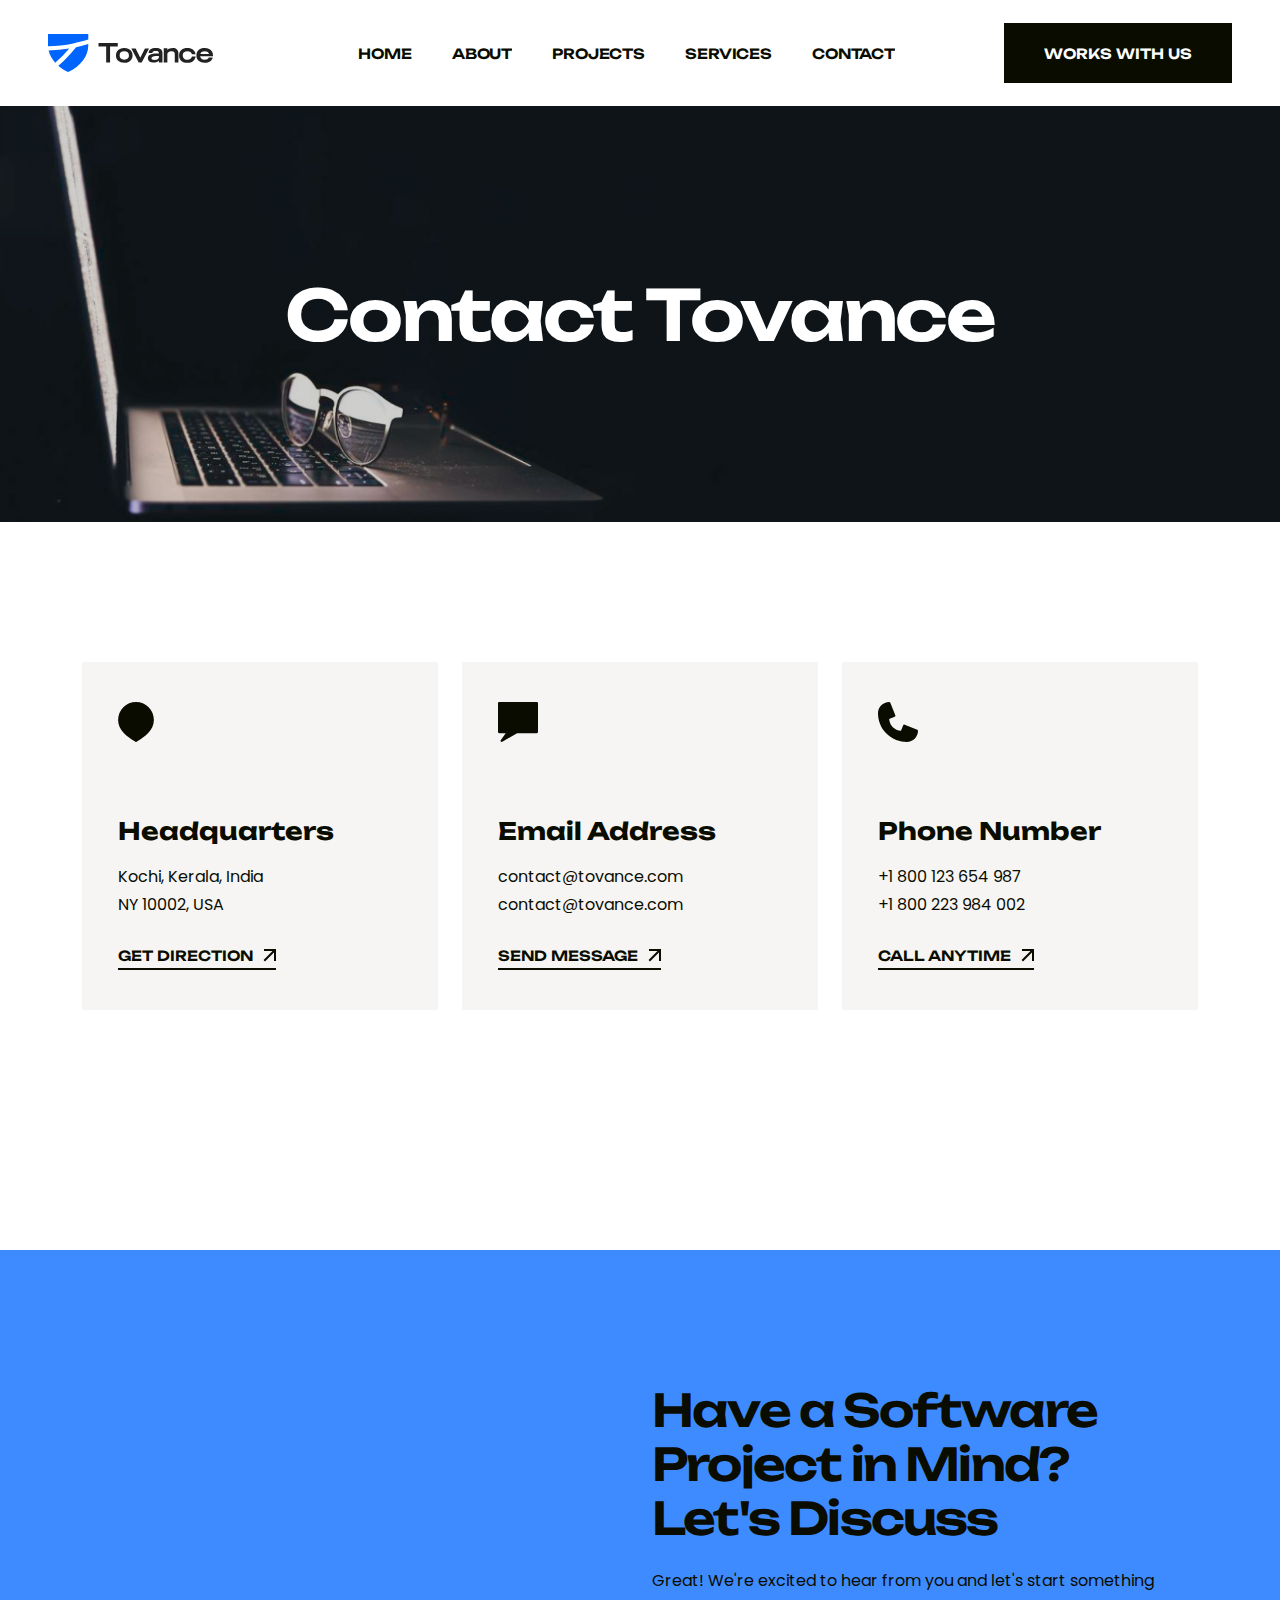
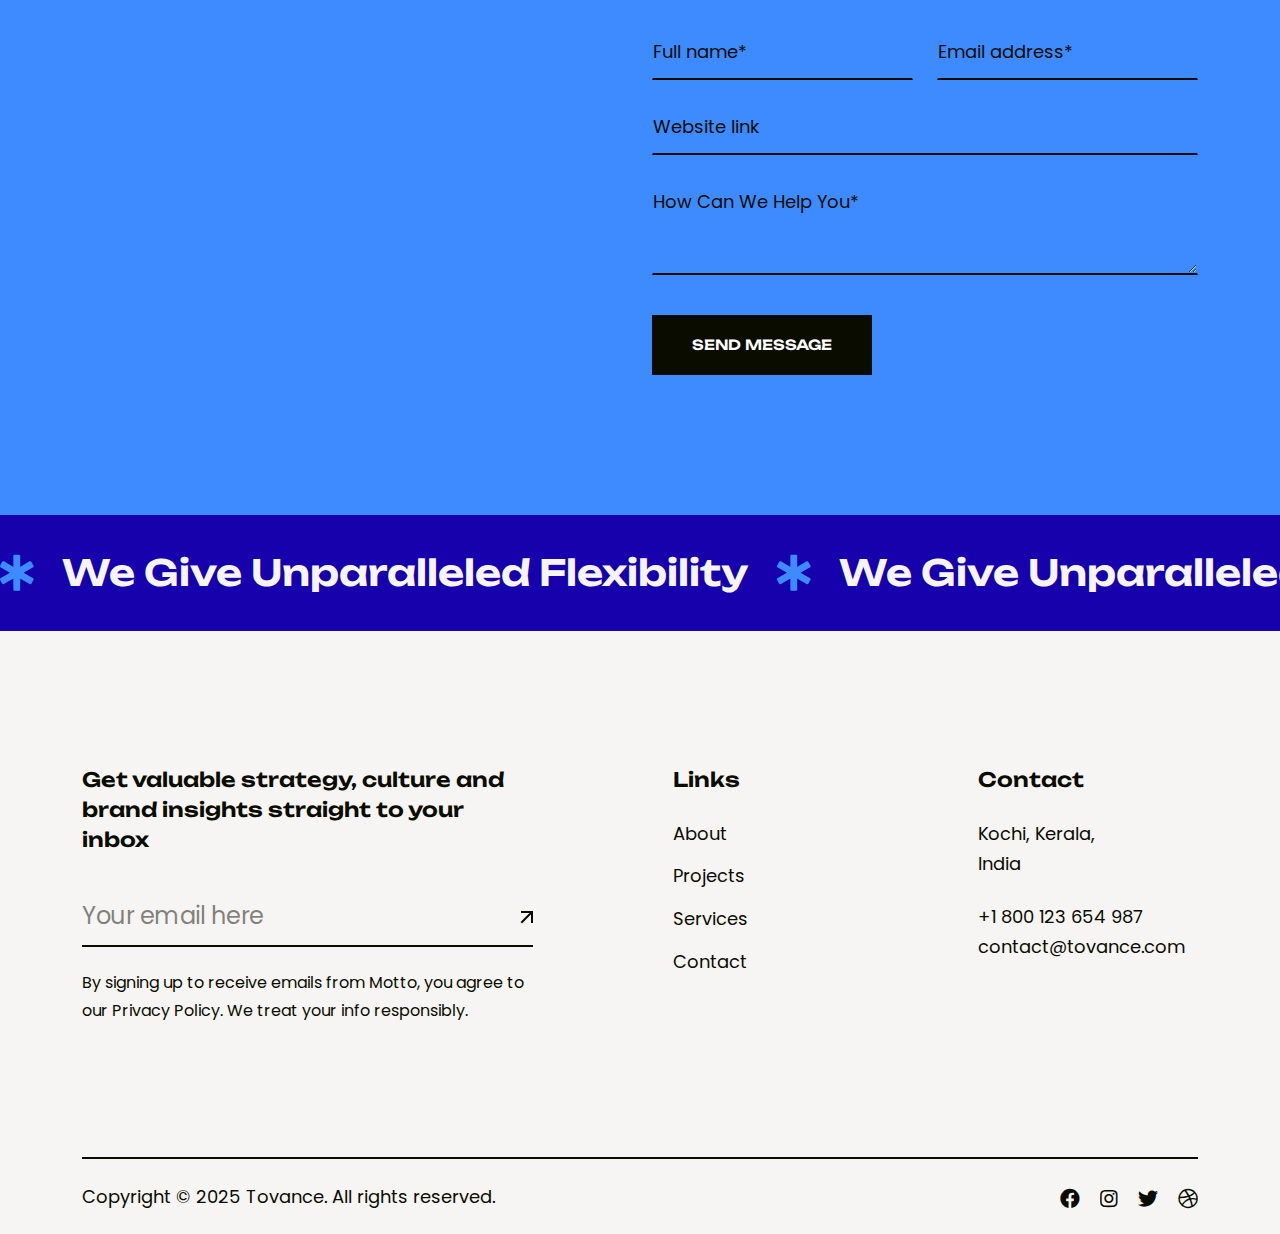
<file: contact.html>
<!doctype html>
<html class="no-js" lang="en">

<head>
    <meta charset="utf-8">
    <meta http-equiv="x-ua-compatible" content="ie=edge">
    <title>Contact Tovance - Get Your Software Project Started | Kochi, Kerala</title>
    <meta name="description" content="Contact Tovance for your software development needs. Located in Kochi, Kerala, India. Get in touch to discuss your web app, mobile app, CRM, or enterprise software project.">
    <meta name="keywords" content="contact tovance, software development contact, software development company kochi, software development kerala, get quote software development, software development consultation">
    <meta name="robots" content="INDEX,FOLLOW">
    <link rel="canonical" href="https://tovance.com/contact.html">
    
    <!-- Open Graph / Facebook -->
    <meta property="og:type" content="website">
    <meta property="og:url" content="https://tovance.com/contact.html">
    <meta property="og:title" content="Contact Tovance - Get Your Software Project Started | Kochi, Kerala">
    <meta property="og:description" content="Contact Tovance for your software development needs. Located in Kochi, Kerala, India. Get in touch to discuss your software project.">
    <meta property="og:image" content="https://tovance.com/assets/img/logo.svg">
    
    <!-- Twitter -->
    <meta property="twitter:card" content="summary_large_image">
    <meta property="twitter:url" content="https://tovance.com/contact.html">
    <meta property="twitter:title" content="Contact Tovance - Get Your Software Project Started | Kochi, Kerala">
    <meta property="twitter:description" content="Contact Tovance for your software development needs. Located in Kochi, Kerala, India. Get in touch to discuss your software project.">
    <meta property="twitter:image" content="https://tovance.com/assets/img/logo.svg">

    <!-- Mobile Specific Metas -->
    <meta name="viewport" content="width=device-width, initial-scale=1, shrink-to-fit=no">

    <!-- Favicons - Place favicon.ico in the root directory -->
    <link rel="icon" type="image/png" sizes="32x32" href="assets/img/favicons/favicon.png">
    <meta name="msapplication-TileColor" content="#ffffff">
    <meta name="msapplication-TileImage" content="assets/img/favicons/ms-icon-144x144.png">
    <meta name="theme-color" content="#ffffff">

    <!--==============================
	  Google Fonts
	============================== -->
    <link rel="preconnect" href="https://fonts.googleapis.com">
    <link rel="preconnect" href="https://fonts.gstatic.com" crossorigin>
    <link href="https://fonts.googleapis.com/css2?family=Poppins:wght@300;400;500;600;700;800&family=Unbounded:wght@400;500;600;700&display=swap" rel="stylesheet">



    <!--==============================
	    All CSS File
	============================== -->
    <link rel="stylesheet" href="assets/css/bootstrap.min.css">
    <link rel="stylesheet" href="assets/css/all.min.css">
    <link rel="stylesheet" href="assets/css/magnific-popup.min.css">
    <link rel="stylesheet" href="assets/css/slick.min.css">
    <link rel="stylesheet" href="assets/css/animate.min.css">
    <link rel="stylesheet" href="assets/css/imageRevealHover.css">
    <!-- Theme Custom CSS -->
    <link rel="stylesheet" href="assets/css/style.css">

</head>

<body>
    <!--********************************
   		Code Start From Here
	******************************** -->




    <!--==============================
     Preloader
    ==============================-->
    <div class="preloader">
        <div class="preloader-inner">
            <span></span>
            <span></span>
            <span></span>
            <span></span>
        </div>
    </div>

    <div class="popup-search-box">
        <button class="searchClose"><img src="assets/img/icon/close.svg" alt="img"></button>
        <form action="#">
            <input type="text" placeholder="Search Here..">
            <button type="submit"><img src="assets/img/icon/search-white.svg" alt="img"></button>
        </form>
    </div>

    <div class="sidemenu-wrapper">
        <div class="sidemenu-content">
            <button class="closeButton sideMenuCls"><img src="assets/img/icon/close.svg" alt="icon"></button>
            <div class="widget footer-widget">
                <div class="widget-about">
                    <div class="footer-logo">
                        <a href="index.html"><img src="assets/img/logo-white.svg" alt="Ovation"></a>
                    </div>
                    <p class="about-text">We are digital agency that helps businesses develop immersive and engaging</p>
                    <div class="sidebar-wrap">
                        <h6>Kochi, Kerala,</h6>
                        <h6>India</h6>
                    </div>
                    <div class="sidebar-wrap">
                        <h6><a href="tel:1800123654987">+1 800 123 654 987 </a></h6>
                        <h6><a href="mailto:contact@tovance.com">contact@tovance.com</a></h6>
                    </div>
                    <div class="social-btn style2">
                        <a href="https://www.facebook.com/">
                            <span class="link-effect">
                                <span class="effect-1"><i class="fab fa-facebook"></i></span>
                                <span class="effect-1"><i class="fab fa-facebook"></i></span>
                            </span>
                        </a>
                        <a href="https://instagram.com/">
                            <span class="link-effect">
                                <span class="effect-1"><i class="fab fa-instagram"></i></span>
                                <span class="effect-1"><i class="fab fa-instagram"></i></span>
                            </span>
                        </a>
                        <a href="https://twitter.com/">
                            <span class="link-effect">
                                <span class="effect-1"><i class="fab fa-twitter"></i></span>
                                <span class="effect-1"><i class="fab fa-twitter"></i></span>
                            </span>
                        </a>
                        <a href="https://dribbble.com/">
                            <span class="link-effect">
                                <span class="effect-1"><i class="fab fa-dribbble"></i></span>
                                <span class="effect-1"><i class="fab fa-dribbble"></i></span>
                            </span>
                        </a>
                    </div>
                </div>
            </div>
            <div class="d-flex justify-content-end">
                <a href="contact.html" class="chat-btn gsap-magnetic">Let’s Talk with us</a>
            </div>
        </div>
    </div>
    <!--==============================
    Mobile Menu
    ============================== -->
    <div class="mobile-menu-wrapper">
        <div class="mobile-menu-area">
            <button class="menu-toggle"><i class="fas fa-times"></i></button>
            <div class="mobile-logo">
                <a href="index.html"><img src="assets/img/logo.svg" alt="Ovation"></a>
            </div>
            <div class="mobile-menu">
                <ul>
                    <li>
                        <a href="index.html">Home</a>
                    </li>
                    <li>
                        <a href="about.html">About</a>
                    </li>
                    <li>
                        <a href="project.html">Projects</a>
                    </li>
                    <li>
                        <a href="service.html">Services</a>
                    </li>
                    <li class="active">
                        <a href="contact.html">Contact</a>
                    </li>
                </ul>
            </div>
            <div class="sidebar-wrap">
                <h6>27 Division St, New York,</h6>
                <h6>NY 10002, USA</h6>
            </div>
            <div class="sidebar-wrap">
                <h6><a href="tel:1800123654987">+1 800 123 654 987 </a></h6>
                <h6><a href="mailto:contact@tovance.com">contact@tovance.com</a></h6>
            </div>
            <div class="social-btn style3">
                <a href="https://www.facebook.com/">
                    <span class="link-effect">
                        <span class="effect-1"><i class="fab fa-facebook"></i></span>
                        <span class="effect-1"><i class="fab fa-facebook"></i></span>
                    </span>
                </a>
                <a href="https://instagram.com/">
                    <span class="link-effect">
                        <span class="effect-1"><i class="fab fa-instagram"></i></span>
                        <span class="effect-1"><i class="fab fa-instagram"></i></span>
                    </span>
                </a>
                <a href="https://twitter.com/">
                    <span class="link-effect">
                        <span class="effect-1"><i class="fab fa-twitter"></i></span>
                        <span class="effect-1"><i class="fab fa-twitter"></i></span>
                    </span>
                </a>
                <a href="https://dribbble.com/">
                    <span class="link-effect">
                        <span class="effect-1"><i class="fab fa-dribbble"></i></span>
                        <span class="effect-1"><i class="fab fa-dribbble"></i></span>
                    </span>
                </a>
            </div>
        </div>
    </div>
    <!--==============================
	Header Area
    ==============================-->
    <header class="nav-header header-layout3 bg-white">
        <div class="sticky-wrapper">
            <!-- Main Menu Area -->
            <div class="menu-area">
                <div class="container-fluid">
                    <div class="row align-items-center justify-content-between">
                        <div class="col-auto">
                            <div class="header-logo">
                                <a href="index.html"><img src="assets/img/logo.svg" alt="logo"></a>
                            </div>
                        </div>
                        <div class="col-auto ms-auto">
                            <nav class="main-menu d-none d-lg-inline-block">
                                <ul>
                                    <li class="">
                                        <a href="index.html">
                                            <span class="link-effect">
                                                <span class="effect-1">HOME</span>
                                                <span class="effect-1">HOME</span>
                                            </span>
                                        </a>
                                    </li>
                                    <li class="">
                                        <a href="about.html">
                                            <span class="link-effect">
                                                <span class="effect-1">ABOUT</span>
                                                <span class="effect-1">ABOUT</span>
                                            </span>
                                        </a>
                                    </li>
                                    <li class="">
                                        <a href="project.html">
                                            <span class="link-effect">
                                                <span class="effect-1">PROJECTS</span>
                                                <span class="effect-1">PROJECTS</span>
                                            </span>
                                        </a>
                                    </li>
                                    <li class="">
                                        <a href="service.html">
                                            <span class="link-effect">
                                                <span class="effect-1">SERVICES</span>
                                                <span class="effect-1">SERVICES</span>
                                            </span>
                                        </a>
                                    </li>
                                    <li class="active">
                                        <a href="contact.html">
                                            <span class="link-effect">
                                                <span class="effect-1">CONTACT</span>
                                                <span class="effect-1">CONTACT</span>
                                            </span>
                                        </a>
                                    </li>
                                    
                                </ul>
                            </nav>
                            <div class="navbar-right d-inline-flex d-lg-none">
                                <button type="button" class="menu-toggle sidebar-btn">
                                    <span class="line"></span>
                                    <span class="line"></span>
                                    <span class="line"></span>
                                </button>
                            </div>
                        </div>
                        <div class="col-auto d-none d-lg-block">
                            <div class="header-button">
                                <a href="project.html" class="btn">
                                    <span class="link-effect">
                                        <span class="effect-1">WORKS WITH US</span>
                                        <span class="effect-1">WORKS WITH US</span>
                                    </span>
                                </a>
                            </div>
                        </div>
                    </div>
                </div>
            </div>
        </div>
    </header>

    <!--==============================
    Breadcumb
    ============================== -->
    <div class="breadcumb-wrapper " data-bg-src="assets/img/bg/breadcumb-bg1-1.jpg">
        <div class="container">
            <div class="breadcumb-content">
                <h1 class="breadcumb-title">Contact Tovance</h1>
            </div>
        </div>
    </div>

    <!--==============================
    Feature Area
    ==============================-->
    <div class="feature-area-1 space">
        <div class="container">
            <div class="row gy-4 align-items-center justify-content-center">
                <div class="col-xl-4 col-md-6">
                    <div class="feature-card">
                        <div class="feature-card-icon">
                            <img src="assets/img/icon/location-pin-alt.svg" alt="icon">
                        </div>
                        <div class="feature-card-details">
                            <h4 class="feature-card-title">
                                <a href="project.html">Headquarters</a>
                            </h4>
                            <p class="feature-card-text mb-0">Kochi, Kerala, India</p>
                            <p class="feature-card-text">NY 10002, USA </p>

                            <a href="https://maps.google.com" class="link-btn">
                                <span class="link-effect">
                                    <span class="effect-1">Get direction</span>
                                    <span class="effect-1">Get direction</span>
                                </span>
                                <img src="assets/img/icon/arrow-left-top.svg" alt="icon">
                            </a>
                        </div>
                    </div>
                </div>
                <div class="col-xl-4 col-md-6">
                    <div class="feature-card">
                        <div class="feature-card-icon">
                            <img src="assets/img/icon/speech-bubble.svg" alt="icon">
                        </div>
                        <div class="feature-card-details">
                            <h4 class="feature-card-title">
                                <a href="project.html">Email Address</a>
                            </h4>
                            <p class="feature-card-text mb-0">contact@tovance.com</p>
                            <p class="feature-card-text">contact@tovance.com</p>
                            <a href="mailto:contact@tovance.com" class="link-btn">
                                <span class="link-effect">
                                    <span class="effect-1">Send message</span>
                                    <span class="effect-1">Send message</span>
                                </span>
                                <img src="assets/img/icon/arrow-left-top.svg" alt="icon">
                            </a>
                        </div>
                    </div>
                </div>
                <div class="col-xl-4 col-md-6">
                    <div class="feature-card">
                        <div class="feature-card-icon">
                            <img src="assets/img/icon/phone.svg" alt="icon">
                        </div>
                        <div class="feature-card-details">
                            <h4 class="feature-card-title">
                                <a href="project.html">Phone Number</a>
                            </h4>
                            <p class="feature-card-text mb-0">+1 800 123 654 987 </p>
                            <p class="feature-card-text">+1 800 223 984 002 </p>

                            <a href="tel:1800123654987" class="link-btn">
                                <span class="link-effect">
                                    <span class="effect-1">Call anytime</span>
                                    <span class="effect-1">Call anytime</span>
                                </span>
                                <img src="assets/img/icon/arrow-left-top.svg" alt="icon">
                            </a>
                        </div>
                    </div>
                </div>
            </div>
        </div>
    </div>

    <!--==============================
    Contact Area
    ==============================-->
    <div class="contact-area-1 space bg-theme">
        <div class="contact-map shape-mockup wow img-custom-anim-left" data-wow-duration="1.5s" data-wow-delay="0.2s" data-left="0" data-top="-100px" data-bottom="140px">
            <iframe src="https://maps.google.com/maps?q=Kochi%2C%20Kerala%2C%20India&t=m&z=12&output=embed&iwloc=near" allowfullscreen="" loading="lazy"></iframe>
        </div>
        <div class="container">
            <div class="row align-items-center justify-content-end">
                <div class="col-lg-6">
                    <div class="contact-form-wrap">
                        <div class="title-area mb-30">
                            <h2 class="sec-title">Have a Software Project in Mind? Let's Discuss</h2>
                            <p>Great! We're excited to hear from you and let's start something</p>
                        </div>
                        <form action="mail.php" method="POST" class="contact-form ajax-contact">
                            <div class="row">
                                <div class="col-md-6">
                                    <div class="form-group">
                                        <input type="text" class="form-control style-border" name="name" id="name" placeholder="Full name*">
                                    </div>
                                </div>
                                <div class="col-md-6">
                                    <div class="form-group">
                                        <input type="text" class="form-control style-border" name="email" id="email" placeholder="Email address*">
                                    </div>
                                </div>
                                <div class="col-lg-12">
                                    <div class="form-group">
                                        <input type="text" class="form-control style-border" name="website" id="website" placeholder="Website link">
                                    </div>
                                </div>
                                <div class="col-lg-12">
                                    <div class="form-group">
                                        <textarea name="message" placeholder="How Can We Help You*" id="contactForm" class="form-control style-border"></textarea>
                                    </div>
                                </div>
                            </div>
                            <div class="form-btn col-12">
                                <button type="submit" class="btn mt-20">
                                    <span class="link-effect">
                                        <span class="effect-1">SEND MESSAGE</span>
                                        <span class="effect-1">SEND MESSAGE</span>
                                    </span>
                                </button>
                            </div>
                        </form>
                    </div>
                </div>
            </div>
        </div>
    </div>

    <!--==============================
    Marquee Area
    ==============================-->
    <div class="container-fluid p-0 overflow-hidden">
        <div class="slider__marquee clearfix marquee-wrap">
            <div class="marquee_mode marquee__group">
                <h6 class="item m-item"><a href="#"><i class="fas fa-star-of-life"></i> We Give Unparalleled Flexibility</a></h6>
                <h6 class="item m-item"><a href="#"><i class="fas fa-star-of-life"></i> We Give Unparalleled Flexibility</a></h6>
                <h6 class="item m-item"><a href="#"><i class="fas fa-star-of-life"></i> We Give Unparalleled Flexibility</a></h6>
                <h6 class="item m-item"><a href="#"><i class="fas fa-star-of-life"></i> We Give Unparalleled Flexibility</a></h6>
            </div>
        </div>
    </div>

    <!--==============================
        Footer Area
    ==============================-->
    <footer class="footer-wrapper footer-layout2 overflow-hidden">
        <div class="container">
            <div class="widget-area space-top">
                <div class="row justify-content-between">
                    <div class="col-md-6 col-xl-5 col-lg-6">
                        <div class="widget widget-newsletter footer-widget">
                            <h3 class="widget_title">Get valuable strategy, culture and brand insights straight to your inbox</h3>
                            <form class="newsletter-form">
                                <div class="form-group">
                                    <input class="form-control" type="email" placeholder="Your email here" required="">
                                </div>
                                <button type="submit" class="btn"><img src="assets/img/icon/arrow-left-top.svg" alt=""></button>
                            </form>
                            <p>By signing up to receive emails from Motto, you agree to our Privacy Policy. We treat your info responsibly.</p>
                        </div>
                    </div>
                    <div class="col-md-3 col-xl-2 col-lg-3">
                        <div class="widget widget_nav_menu footer-widget">
                            <h3 class="widget_title">Links</h3>
                            <div class="menu-all-pages-container list-column2">
                                <ul class="menu">
                                    <li><a href="about.html">About</a></li>
                                    <li><a href="project.html">Projects</a></li>
                                    <li><a href="service.html">Services</a></li>
                                    <li><a href="contact.html">Contact</a></li>
                                </ul>
                            </div>
                        </div>
                    </div>
                    <div class="col-md-6 col-xl-auto col-lg-4">
                        <div class="widget footer-widget widget-contact">
                            <h3 class="widget_title">Contact</h3>
                            <ul class="contact-info-list">
                                <li>Kochi, Kerala, <br> India</li>
                                <li>
                                    <a href="tel:1800123654987">+1 800 123 654 987</a>
                                    <a href="mailto:contact@tovance.com">contact@tovance.com</a>
                                </li>
                            </ul>
                        </div>
                    </div>
                </div>
            </div>
        </div>
        <div class="container">
            <div class="copyright-wrap">
                <div class="row gy-3 justify-content-between align-items-center">
                    <div class="col-md-6">
                        <p class="copyright-text">Copyright © 2025
                            <a href="index.html">Tovance</a>. All rights reserved.
                        </p>

                    </div>
                    <div class="col-md-6 align-self-center">
                        <div class="social-btn style3 justify-content-md-end">
                            <a href="https://www.facebook.com/">
                                <span class="link-effect">
                                    <span class="effect-1"><i class="fab fa-facebook"></i></span>
                                    <span class="effect-1"><i class="fab fa-facebook"></i></span>
                                </span>
                            </a>
                            <a href="https://instagram.com/">
                                <span class="link-effect">
                                    <span class="effect-1"><i class="fab fa-instagram"></i></span>
                                    <span class="effect-1"><i class="fab fa-instagram"></i></span>
                                </span>
                            </a>
                            <a href="https://twitter.com/">
                                <span class="link-effect">
                                    <span class="effect-1"><i class="fab fa-twitter"></i></span>
                                    <span class="effect-1"><i class="fab fa-twitter"></i></span>
                                </span>
                            </a>
                            <a href="https://dribbble.com/">
                                <span class="link-effect">
                                    <span class="effect-1"><i class="fab fa-dribbble"></i></span>
                                    <span class="effect-1"><i class="fab fa-dribbble"></i></span>
                                </span>
                            </a>
                        </div>
                    </div>
                </div>
            </div>
        </div>
    </footer>

    <!--********************************
			Code End  Here
	******************************** -->

    <!-- Scroll To Top -->
    <div class="scroll-top">
        <svg class="progress-circle svg-content" width="100%" height="100%" viewBox="-1 -1 102 102">
            <path d="M50,1 a49,49 0 0,1 0,98 a49,49 0 0,1 0,-98" style="transition: stroke-dashoffset 10ms linear 0s; stroke-dasharray: 307.919, 307.919; stroke-dashoffset: 307.919;"></path>
        </svg>
    </div>


    <!-- Jquery -->
    <script src="assets/js/vendor/jquery-3.6.0.min.js"></script>
    <script src="assets/js/slick.min.js"></script>
    <script src="assets/js/bootstrap.min.js"></script>
    <script src="assets/js/jquery.magnific-popup.min.js"></script>
    <script src="assets/js/jquery.counterup.min.js"></script>
    <script src="assets/js/imagesloaded.pkgd.min.js"></script>
    <script src="assets/js/isotope.pkgd.min.js"></script>
    <script src="assets/js/gsap.min.js"></script>
<script src="assets/js/ScrollTrigger.min.js"></script>
    <script src="assets/js/sticky-kit.min.js"></script>

    
    <script src="assets/js/imageRevealHover.js"></script>
    <script src="assets/js/jarallax.min.js"></script>
    <script src="assets/js/jquery.marquee.min.js"></script>
    <script src="assets/js/jquery-ui.min.js"></script>
    <script src="assets/js/waypoints.js"></script>
    <script src="assets/js/wow.js"></script>

    <!-- Main Js File -->
    <script src="assets/js/main.js"></script>
</body>

</html>
</file>
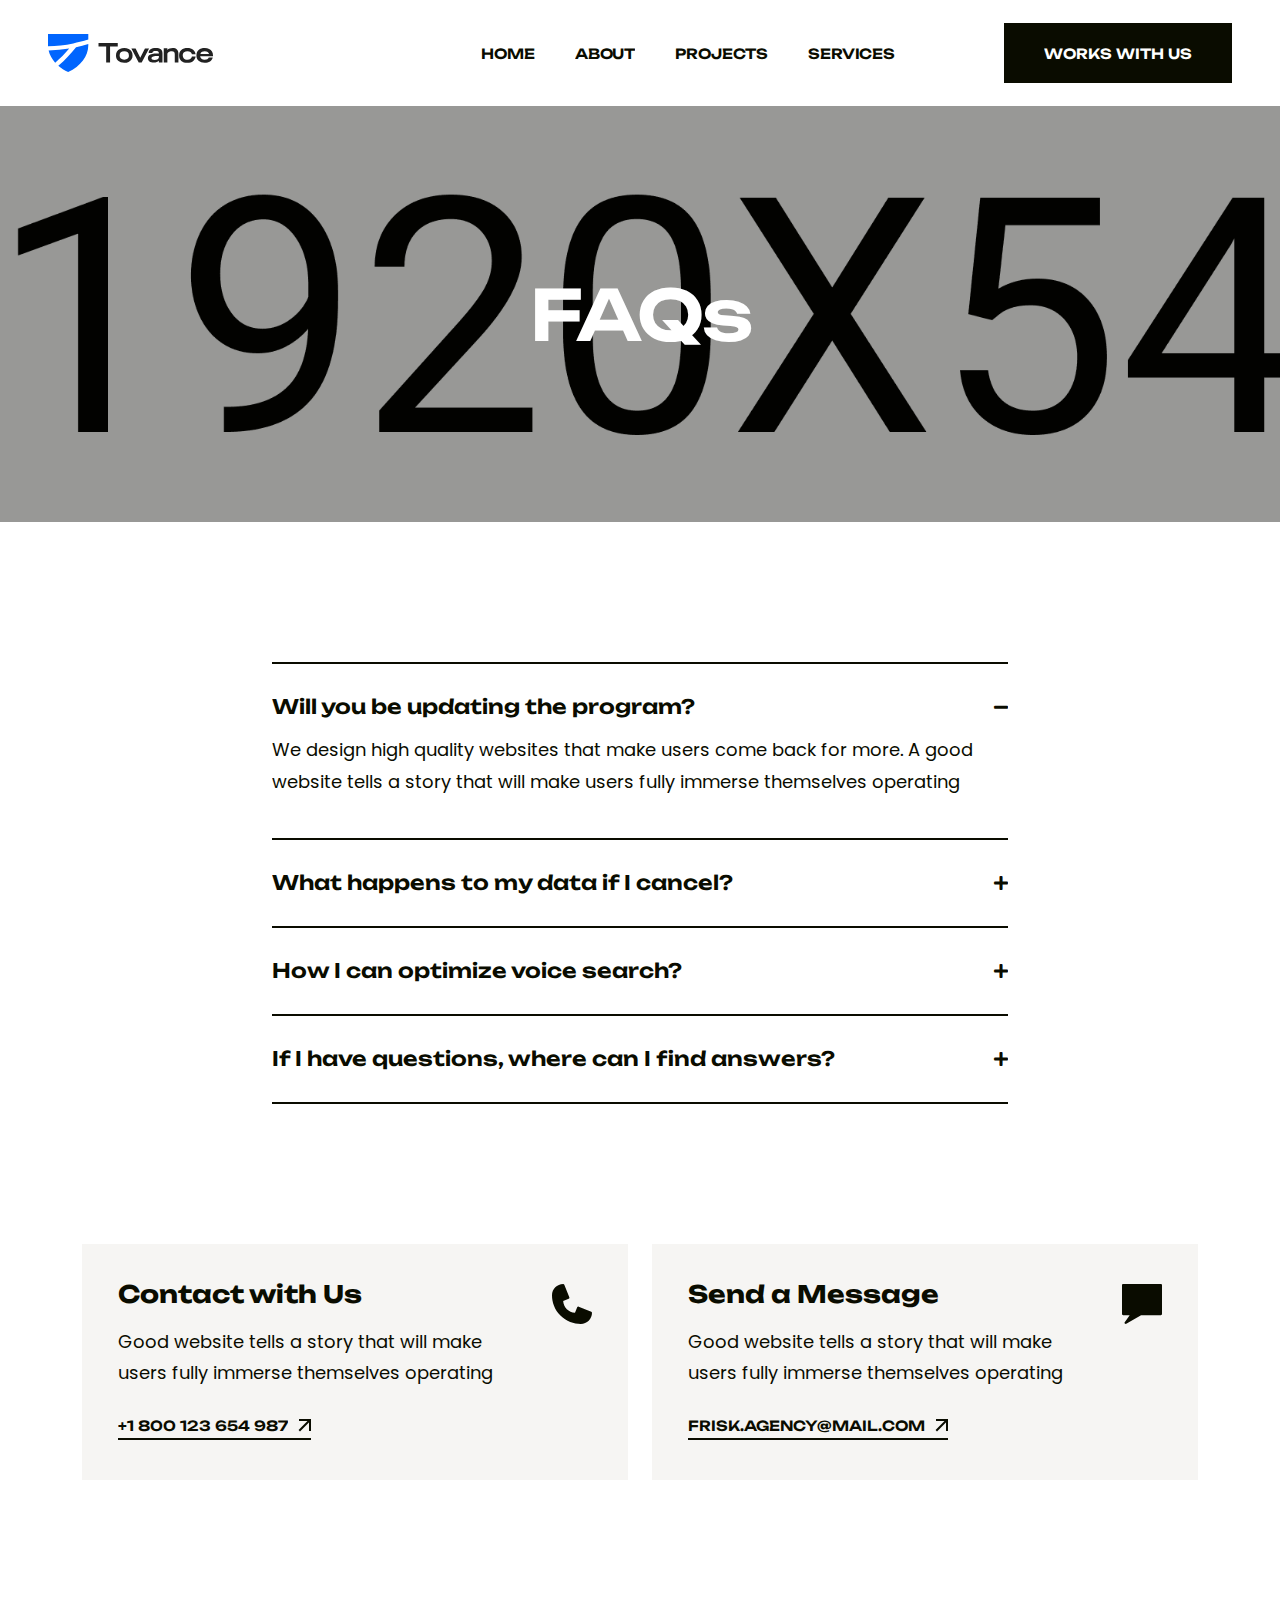
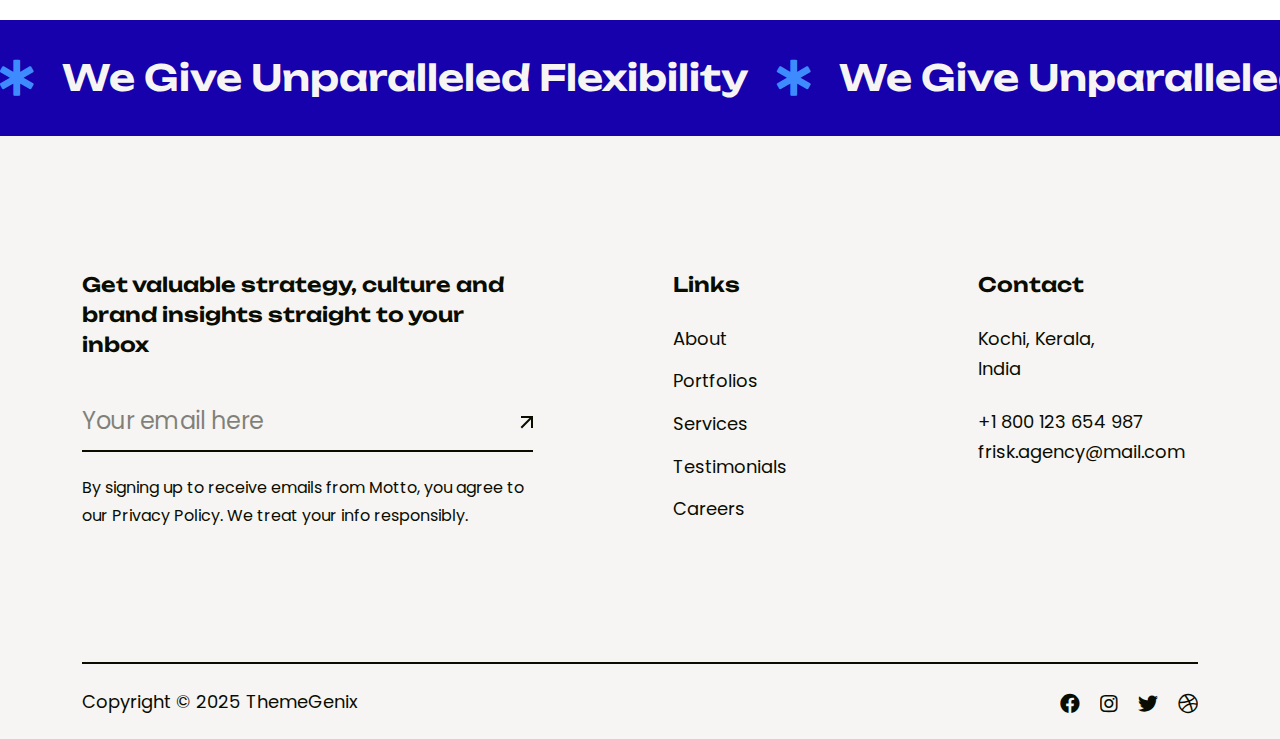
<file: faq.html>
<!doctype html>
<html class="no-js" lang="zxx">

<head>
    <meta charset="utf-8">
    <meta http-equiv="x-ua-compatible" content="ie=edge">
    <title>Frisk - Creative Agency & Portfolio HTML Template</title>
    <meta name="description" content="Frisk - Creative Agency & Portfolio HTML Template">
    <meta name="keywords" content="Frisk - Creative Agency & Portfolio HTML Template">
    <meta name="robots" content="INDEX,FOLLOW">

    <!-- Mobile Specific Metas -->
    <meta name="viewport" content="width=device-width, initial-scale=1, shrink-to-fit=no">

    <!-- Favicons - Place favicon.ico in the root directory -->
    <link rel="icon" type="image/png" sizes="32x32" href="assets/img/favicons/favicon.png">
    <meta name="msapplication-TileColor" content="#ffffff">
    <meta name="msapplication-TileImage" content="assets/img/favicons/ms-icon-144x144.png">
    <meta name="theme-color" content="#ffffff">

    <!--==============================
	  Google Fonts
	============================== -->
    <link rel="preconnect" href="https://fonts.googleapis.com">
    <link rel="preconnect" href="https://fonts.gstatic.com" crossorigin>
    <link href="https://fonts.googleapis.com/css2?family=Poppins:wght@300;400;500;600;700;800&family=Unbounded:wght@400;500;600;700&display=swap" rel="stylesheet">



    <!--==============================
	    All CSS File
	============================== -->
    <link rel="stylesheet" href="assets/css/bootstrap.min.css">
    <link rel="stylesheet" href="assets/css/all.min.css">
    <link rel="stylesheet" href="assets/css/magnific-popup.min.css">
    <link rel="stylesheet" href="assets/css/slick.min.css">
    <link rel="stylesheet" href="assets/css/animate.min.css">
    <link rel="stylesheet" href="assets/css/imageRevealHover.css">
    <!-- Theme Custom CSS -->
    <link rel="stylesheet" href="assets/css/style.css">

</head>

<body>
    <!--********************************
   		Code Start From Here
	******************************** -->




    <!--==============================
     Preloader
    ==============================-->
    <div class="preloader">
        <div class="preloader-inner">
            <span></span>
            <span></span>
            <span></span>
            <span></span>
        </div>
    </div>

    <div class="popup-search-box">
        <button class="searchClose"><img src="assets/img/icon/close.svg" alt="img"></button>
        <form action="#">
            <input type="text" placeholder="Search Here..">
            <button type="submit"><img src="assets/img/icon/search-white.svg" alt="img"></button>
        </form>
    </div>

    <div class="sidemenu-wrapper">
        <div class="sidemenu-content">
            <button class="closeButton sideMenuCls"><img src="assets/img/icon/close.svg" alt="icon"></button>
            <div class="widget footer-widget">
                <div class="widget-about">
                    <div class="footer-logo">
                        <a href="index.html"><img src="assets/img/logo-white.svg" alt="Ovation"></a>
                    </div>
                    <p class="about-text">We are digital agency that helps businesses develop immersive and engaging</p>
                    <div class="sidebar-wrap">
                        <h6>Kochi, Kerala,</h6>
                        <h6>India</h6>
                    </div>
                    <div class="sidebar-wrap">
                        <h6><a href="tel:1800123654987">+1 800 123 654 987 </a></h6>
                        <h6><a href="mailto:frisk.agency@mail.com">frisk.agency@mail.com</a></h6>
                    </div>
                    <div class="social-btn style2">
                        <a href="https://www.facebook.com/">
                            <span class="link-effect">
                                <span class="effect-1"><i class="fab fa-facebook"></i></span>
                                <span class="effect-1"><i class="fab fa-facebook"></i></span>
                            </span>
                        </a>
                        <a href="https://instagram.com/">
                            <span class="link-effect">
                                <span class="effect-1"><i class="fab fa-instagram"></i></span>
                                <span class="effect-1"><i class="fab fa-instagram"></i></span>
                            </span>
                        </a>
                        <a href="https://twitter.com/">
                            <span class="link-effect">
                                <span class="effect-1"><i class="fab fa-twitter"></i></span>
                                <span class="effect-1"><i class="fab fa-twitter"></i></span>
                            </span>
                        </a>
                        <a href="https://dribbble.com/">
                            <span class="link-effect">
                                <span class="effect-1"><i class="fab fa-dribbble"></i></span>
                                <span class="effect-1"><i class="fab fa-dribbble"></i></span>
                            </span>
                        </a>
                    </div>
                </div>
            </div>
            <div class="d-flex justify-content-end">
                <a href="contact.html" class="chat-btn gsap-magnetic">Let’s Talk with us</a>
            </div>
        </div>
    </div>
    <!--==============================
    Mobile Menu
    ============================== -->
    <div class="mobile-menu-wrapper">
        <div class="mobile-menu-area">
            <button class="menu-toggle"><i class="fas fa-times"></i></button>
            <div class="mobile-logo">
                <a href="index.html"><img src="assets/img/logo.svg" alt="Ovation"></a>
            </div>
            <div class="mobile-menu">
                <ul>
                    <li class="menu-item-has-children">
                        <a href="#">Home</a>
                        <ul class="sub-menu">
                            <li><a href="index.html">Digital Agency</a></li>
                            <li><a href="home-2.html">Creative Agency</a></li>
                            <li><a href="home-3.html">Design Studio</a></li>
                            <li><a href="home-4.html">Digital Marketing</a></li>
                            <li><a href="home-5.html">Modern Agency</a></li>
                            <li><a href="home-6.html">Creative Studio</a></li>
                            <li><a href="home-7.html">Startup Agency</a></li>
                            <li><a href="home-8.html">Personal Portfolio</a></li>
                            <li><a href="home-9.html">Portfolio Showcase</a></li>
                            <li><a href="home-10.html">Interactive Link</a></li>
                            <li><a href="home-11.html">Showcase Carousel</a></li>
                            <li><a href="home-12.html">Fullscreen Slideshow</a></li>
                            <li><a href="home-13.html">Branding Agency</a></li>
                            <li><a href="home-14.html">Marketing Agency</a></li>
                            <li><a href="home-15.html">Web Studio</a></li>
                            <li><a href="home-16.html">Agency Classic</a></li>
                            <li><a href="home-17.html">AI Startup</a></li>
                            <li><a href="home-18.html">Agency Shop</a></li>
                        </ul>
                    </li>
                    <li class="menu-item-has-children">
                        <a href="#">Pages</a>
                        <ul class="sub-menu">
                            <li><a href="about.html">About Page</a></li>
                            <li class="menu-item-has-children"><a href="service.html">Service Page</a>
                                <ul class="sub-menu">
                                    <li><a href="service.html">Service Version 1</a></li>
                                    <li><a href="service-2.html">Service Version 2</a></li>
                                    <li><a href="service-3.html">Service Version 3</a></li>
                                    <li><a href="service-details.html">Service Details Page</a></li>
                                </ul>
                            </li>
                            <li><a href="service-details.html">Service Details</a></li>
                            <li><a href="team.html">Team Page</a></li>
                            <li><a href="team-details.html">Team Details Page</a></li>
                            <li><a href="pricing.html">Pricing Page</a></li>
                            <li class="menu-item-has-children"><a href="shop.html">Shop</a>
                                <ul class="sub-menu">
                                    <li><a href="shop.html">Shop Page</a></li>
                                    <li><a href="shop-details.html">Shop Details</a></li>
                                    <li><a href="cart.html">Cart Page</a></li>
                                    <li><a href="checkout.html">Checkout</a></li>
                                </ul>
                            </li>
                            <li class="active"><a href="faq.html">FAQ Page</a></li>
                            <li><a href="error.html">Error Page</a></li>
                        </ul>
                    </li>
                    <li class="menu-item-has-children">
                        <a href="#">Portfolio</a>
                        <ul class="sub-menu">
                            <li><a href="project.html">Portfolio Masonary</a></li>
                            <li><a href="project-2.html">Portfolio Pinterest</a></li>
                            <li><a href="project-3.html">Portfolio Gallery</a></li>
                            <li><a href="project-4.html">Portfolio Full Width</a></li>
                            <li><a href="project-5.html">Portfolio Slider</a></li>
                            <li><a href="project-6.html">Portfolio Interactive</a></li>
                            <li><a href="project-details.html">Portfolio Details</a></li>
                        </ul>
                    </li>
                    <li class="menu-item-has-children">
                        <a href="#">Blog</a>
                        <ul class="sub-menu">
                            <li><a href="blog.html">Blog Standard</a></li>
                            <li><a href="blog-2.html">Blog 2 Column</a></li>
                            <li><a href="blog-details.html">Blog Details</a></li>
                        </ul>
                    </li>
                    <li>
                        <a href="contact.html">Contact</a>
                    </li>
                </ul>
            </div>
            <div class="sidebar-wrap">
                <h6>27 Division St, New York,</h6>
                <h6>NY 10002, USA</h6>
            </div>
            <div class="sidebar-wrap">
                <h6><a href="tel:1800123654987">+1 800 123 654 987 </a></h6>
                <h6><a href="mailto:frisk.agency@mail.com">frisk.agency@mail.com</a></h6>
            </div>
            <div class="social-btn style3">
                <a href="https://www.facebook.com/">
                    <span class="link-effect">
                        <span class="effect-1"><i class="fab fa-facebook"></i></span>
                        <span class="effect-1"><i class="fab fa-facebook"></i></span>
                    </span>
                </a>
                <a href="https://instagram.com/">
                    <span class="link-effect">
                        <span class="effect-1"><i class="fab fa-instagram"></i></span>
                        <span class="effect-1"><i class="fab fa-instagram"></i></span>
                    </span>
                </a>
                <a href="https://twitter.com/">
                    <span class="link-effect">
                        <span class="effect-1"><i class="fab fa-twitter"></i></span>
                        <span class="effect-1"><i class="fab fa-twitter"></i></span>
                    </span>
                </a>
                <a href="https://dribbble.com/">
                    <span class="link-effect">
                        <span class="effect-1"><i class="fab fa-dribbble"></i></span>
                        <span class="effect-1"><i class="fab fa-dribbble"></i></span>
                    </span>
                </a>
            </div>
        </div>
    </div>
    <!--==============================
	Header Area
    ==============================-->
    <header class="nav-header header-layout3 bg-white">
        <div class="sticky-wrapper">
            <!-- Main Menu Area -->
            <div class="menu-area">
                <div class="container-fluid">
                    <div class="row align-items-center justify-content-between">
                        <div class="col-auto">
                            <div class="header-logo">
                                <a href="index.html"><img src="assets/img/logo.svg" alt="logo"></a>
                            </div>
                        </div>
                        <div class="col-auto ms-auto">
                            <nav class="main-menu d-none d-lg-inline-block">
                                <ul>
                                    <li class="">
                                        <a href="index.html">
                                            <span class="link-effect">
                                                <span class="effect-1">HOME</span>
                                                <span class="effect-1">HOME</span>
                                            </span>
                                        </a>
                                    </li>
                                    <li class="">
                                        <a href="about.html">
                                            <span class="link-effect">
                                                <span class="effect-1">ABOUT</span>
                                                <span class="effect-1">ABOUT</span>
                                            </span>
                                        </a>
                                    </li>
                                    <li class="">
                                        <a href="project.html">
                                            <span class="link-effect">
                                                <span class="effect-1">PROJECTS</span>
                                                <span class="effect-1">PROJECTS</span>
                                            </span>
                                        </a>
                                    </li>
                                    <li class="">
                                        <a href="service.html">
                                            <span class="link-effect">
                                                <span class="effect-1">SERVICES</span>
                                                <span class="effect-1">SERVICES</span>
                                            </span>
                                        </a>
                                    </li>
                                    
                                </ul>
                            </nav>
                            <div class="navbar-right d-inline-flex d-lg-none">
                                <button type="button" class="menu-toggle sidebar-btn">
                                    <span class="line"></span>
                                    <span class="line"></span>
                                    <span class="line"></span>
                                </button>
                            </div>
                        </div>
                        <div class="col-auto d-none d-lg-block">
                            <div class="header-button">
                                <a href="project.html" class="btn">
                                    <span class="link-effect">
                                        <span class="effect-1">WORKS WITH US</span>
                                        <span class="effect-1">WORKS WITH US</span>
                                    </span>
                                </a>
                            </div>
                        </div>
                    </div>
                </div>
            </div>
        </div>
    </header>

    <!--==============================
    Breadcumb
    ============================== -->
    <div class="breadcumb-wrapper " data-bg-src="assets/img/bg/breadcumb-bg1-5.jpg">
        <div class="container">
            <div class="breadcumb-content">
                <h1 class="breadcumb-title">FAQs</h1>
            </div>
        </div>
    </div>

    <!--==============================
    Faq Area
    ==============================-->
    <div class="faq-area-2 space overflow-hidden">
        <div class="container">
            <div class="row justify-content-center">
                <div class="col-xl-8">
                    <div class="accordion-area accordion" id="faqAccordion">

                        <div class="accordion-card style2 active">
                            <div class="accordion-header" id="collapse-item-1">
                                <button class="accordion-button " type="button" data-bs-toggle="collapse" data-bs-target="#collapse-1" aria-expanded="true" aria-controls="collapse-1">Will you be updating the program?</button>
                            </div>
                            <div id="collapse-1" class="accordion-collapse collapse show" aria-labelledby="collapse-item-1" data-bs-parent="#faqAccordion">
                                <div class="accordion-body">
                                    <p class="faq-text">We design high quality websites that make users come back for more. A good website tells a story that will make users fully immerse themselves operating</p>
                                </div>
                            </div>
                        </div>


                        <div class="accordion-card style2">
                            <div class="accordion-header" id="collapse-item-2">
                                <button class="accordion-button collapsed" type="button" data-bs-toggle="collapse" data-bs-target="#collapse-2" aria-expanded="false" aria-controls="collapse-2">What happens to my data if I cancel?</button>
                            </div>
                            <div id="collapse-2" class="accordion-collapse collapse " aria-labelledby="collapse-item-2" data-bs-parent="#faqAccordion">
                                <div class="accordion-body">
                                    <p class="faq-text">We design high quality websites that make users come back for more. A good website tells a story that will make users fully immerse themselves operating</p>
                                </div>
                            </div>
                        </div>


                        <div class="accordion-card style2">
                            <div class="accordion-header" id="collapse-item-3">
                                <button class="accordion-button collapsed" type="button" data-bs-toggle="collapse" data-bs-target="#collapse-3" aria-expanded="false" aria-controls="collapse-3">How I can optimize voice search?</button>
                            </div>
                            <div id="collapse-3" class="accordion-collapse collapse " aria-labelledby="collapse-item-3" data-bs-parent="#faqAccordion">
                                <div class="accordion-body">
                                    <p class="faq-text">We design high quality websites that make users come back for more. A good website tells a story that will make users fully immerse themselves operating</p>
                                </div>
                            </div>
                        </div>

                        <div class="accordion-card style2">
                            <div class="accordion-header" id="collapse-item-4">
                                <button class="accordion-button collapsed" type="button" data-bs-toggle="collapse" data-bs-target="#collapse-4" aria-expanded="false" aria-controls="collapse-4">If I have questions, where can I find answers?</button>
                            </div>
                            <div id="collapse-4" class="accordion-collapse collapse " aria-labelledby="collapse-item-4" data-bs-parent="#faqAccordion">
                                <div class="accordion-body">
                                    <p class="faq-text">We design high quality websites that make users come back for more. A good website tells a story that will make users fully immerse themselves operating</p>
                                </div>
                            </div>
                        </div>

                    </div>
                </div>
            </div>
        </div>
    </div>

    <!--==============================
    Feature Area
    ==============================-->
    <div class="feature-area-1 space-bottom">
        <div class="container">
            <div class="row gy-4 align-items-center justify-content-center">
                <div class="col-xxl-6 col-xl-6">
                    <div class="feature-card style-grid">
                        <div class="feature-card-icon">
                            <img src="assets/img/icon/phone.svg" alt="icon">
                        </div>
                        <div class="feature-card-details">
                            <h4 class="feature-card-title">
                                <a href="project.html">Contact with Us</a>
                            </h4>
                            <p class="feature-card-text">Good website tells a story that will make users fully immerse themselves operating</p>
                            <a href="tel:1800123654987" class="link-btn">
                                <span class="link-effect">
                                    <span class="effect-1">+1 800 123 654 987</span>
                                    <span class="effect-1">+1 800 123 654 987</span>
                                </span>
                                <img src="assets/img/icon/arrow-left-top.svg" alt="icon">
                            </a>
                        </div>
                    </div>
                </div>
                <div class="col-xxl-6 col-xl-6">
                    <div class="feature-card style-grid">
                        <div class="feature-card-icon">
                            <img src="assets/img/icon/speech-bubble.svg" alt="icon">
                        </div>
                        <div class="feature-card-details">
                            <h4 class="feature-card-title">
                                <a href="project.html">Send a Message</a>
                            </h4>
                            <p class="feature-card-text">Good website tells a story that will make users fully immerse themselves operating</p>
                            <a href="mailto:frisk.agency@mail.com" class="link-btn">
                                <span class="link-effect">
                                    <span class="effect-1">frisk.agency@mail.com</span>
                                    <span class="effect-1">frisk.agency@mail.com</span>
                                </span>
                                <img src="assets/img/icon/arrow-left-top.svg" alt="icon">
                            </a>
                        </div>
                    </div>
                </div>
            </div>
        </div>
    </div>

    <!--==============================
    Marquee Area
    ==============================-->
    <div class="container-fluid p-0 overflow-hidden">
        <div class="slider__marquee clearfix marquee-wrap">
            <div class="marquee_mode marquee__group">
                <h6 class="item m-item"><a href="#"><i class="fas fa-star-of-life"></i> We Give Unparalleled Flexibility</a></h6>
                <h6 class="item m-item"><a href="#"><i class="fas fa-star-of-life"></i> We Give Unparalleled Flexibility</a></h6>
                <h6 class="item m-item"><a href="#"><i class="fas fa-star-of-life"></i> We Give Unparalleled Flexibility</a></h6>
                <h6 class="item m-item"><a href="#"><i class="fas fa-star-of-life"></i> We Give Unparalleled Flexibility</a></h6>
            </div>
        </div>
    </div>

    <!--==============================
        Footer Area
    ==============================-->
    <footer class="footer-wrapper footer-layout2 overflow-hidden">
        <div class="container">
            <div class="widget-area space-top">
                <div class="row justify-content-between">
                    <div class="col-md-6 col-xl-5 col-lg-6">
                        <div class="widget widget-newsletter footer-widget">
                            <h3 class="widget_title">Get valuable strategy, culture and brand insights straight to your inbox</h3>
                            <form class="newsletter-form">
                                <div class="form-group">
                                    <input class="form-control" type="email" placeholder="Your email here" required="">
                                </div>
                                <button type="submit" class="btn"><img src="assets/img/icon/arrow-left-top.svg" alt=""></button>
                            </form>
                            <p>By signing up to receive emails from Motto, you agree to our Privacy Policy. We treat your info responsibly.</p>
                        </div>
                    </div>
                    <div class="col-md-3 col-xl-2 col-lg-3">
                        <div class="widget widget_nav_menu footer-widget">
                            <h3 class="widget_title">Links</h3>
                            <div class="menu-all-pages-container list-column2">
                                <ul class="menu">
                                    <li><a href="about.html"> About</a></li>
                                    <li><a href="project.html">Portfolios</a></li>
                                    <li><a href="service.html">Services</a></li>
                                    <li><a href="contact.html">Testimonials</a></li>
                                    <li><a href="project.html">Careers</a></li>
                                </ul>
                            </div>
                        </div>
                    </div>
                    <div class="col-md-6 col-xl-auto col-lg-4">
                        <div class="widget footer-widget widget-contact">
                            <h3 class="widget_title">Contact</h3>
                            <ul class="contact-info-list">
                                <li>Kochi, Kerala, <br> India</li>
                                <li>
                                    <a href="tel:1800123654987">+1 800 123 654 987</a>
                                    <a href="mailto:frisk.agency@mail.com">frisk.agency@mail.com</a>
                                </li>
                            </ul>
                        </div>
                    </div>
                </div>
            </div>
        </div>
        <div class="container">
            <div class="copyright-wrap">
                <div class="row gy-3 justify-content-between align-items-center">
                    <div class="col-md-6">
                        <p class="copyright-text">Copyright © 2025
                            <a href="https://themeforest.net/user/themegenix">ThemeGenix</a>
                        </p>

                    </div>
                    <div class="col-md-6 align-self-center">
                        <div class="social-btn style3 justify-content-md-end">
                            <a href="https://www.facebook.com/">
                                <span class="link-effect">
                                    <span class="effect-1"><i class="fab fa-facebook"></i></span>
                                    <span class="effect-1"><i class="fab fa-facebook"></i></span>
                                </span>
                            </a>
                            <a href="https://instagram.com/">
                                <span class="link-effect">
                                    <span class="effect-1"><i class="fab fa-instagram"></i></span>
                                    <span class="effect-1"><i class="fab fa-instagram"></i></span>
                                </span>
                            </a>
                            <a href="https://twitter.com/">
                                <span class="link-effect">
                                    <span class="effect-1"><i class="fab fa-twitter"></i></span>
                                    <span class="effect-1"><i class="fab fa-twitter"></i></span>
                                </span>
                            </a>
                            <a href="https://dribbble.com/">
                                <span class="link-effect">
                                    <span class="effect-1"><i class="fab fa-dribbble"></i></span>
                                    <span class="effect-1"><i class="fab fa-dribbble"></i></span>
                                </span>
                            </a>
                        </div>
                    </div>
                </div>
            </div>
        </div>
    </footer>

    <!--********************************
			Code End  Here
	******************************** -->

    <!-- Scroll To Top -->
    <div class="scroll-top">
        <svg class="progress-circle svg-content" width="100%" height="100%" viewBox="-1 -1 102 102">
            <path d="M50,1 a49,49 0 0,1 0,98 a49,49 0 0,1 0,-98" style="transition: stroke-dashoffset 10ms linear 0s; stroke-dasharray: 307.919, 307.919; stroke-dashoffset: 307.919;"></path>
        </svg>
    </div>


    <!-- Jquery -->
    <script src="assets/js/vendor/jquery-3.6.0.min.js"></script>
    <script src="assets/js/slick.min.js"></script>
    <script src="assets/js/bootstrap.min.js"></script>
    <script src="assets/js/jquery.magnific-popup.min.js"></script>
    <script src="assets/js/jquery.counterup.min.js"></script>
    <script src="assets/js/imagesloaded.pkgd.min.js"></script>
    <script src="assets/js/isotope.pkgd.min.js"></script>
    <script src="assets/js/gsap.min.js"></script>
<script src="assets/js/ScrollTrigger.min.js"></script>
    <script src="assets/js/sticky-kit.min.js"></script>

    
    <script src="assets/js/imageRevealHover.js"></script>
    <script src="assets/js/jarallax.min.js"></script>
    <script src="assets/js/jquery.marquee.min.js"></script>
    <script src="assets/js/jquery-ui.min.js"></script>
    <script src="assets/js/waypoints.js"></script>
    <script src="assets/js/wow.js"></script>

    <!-- Main Js File -->
    <script src="assets/js/main.js"></script>
</body>

</html>
</file>
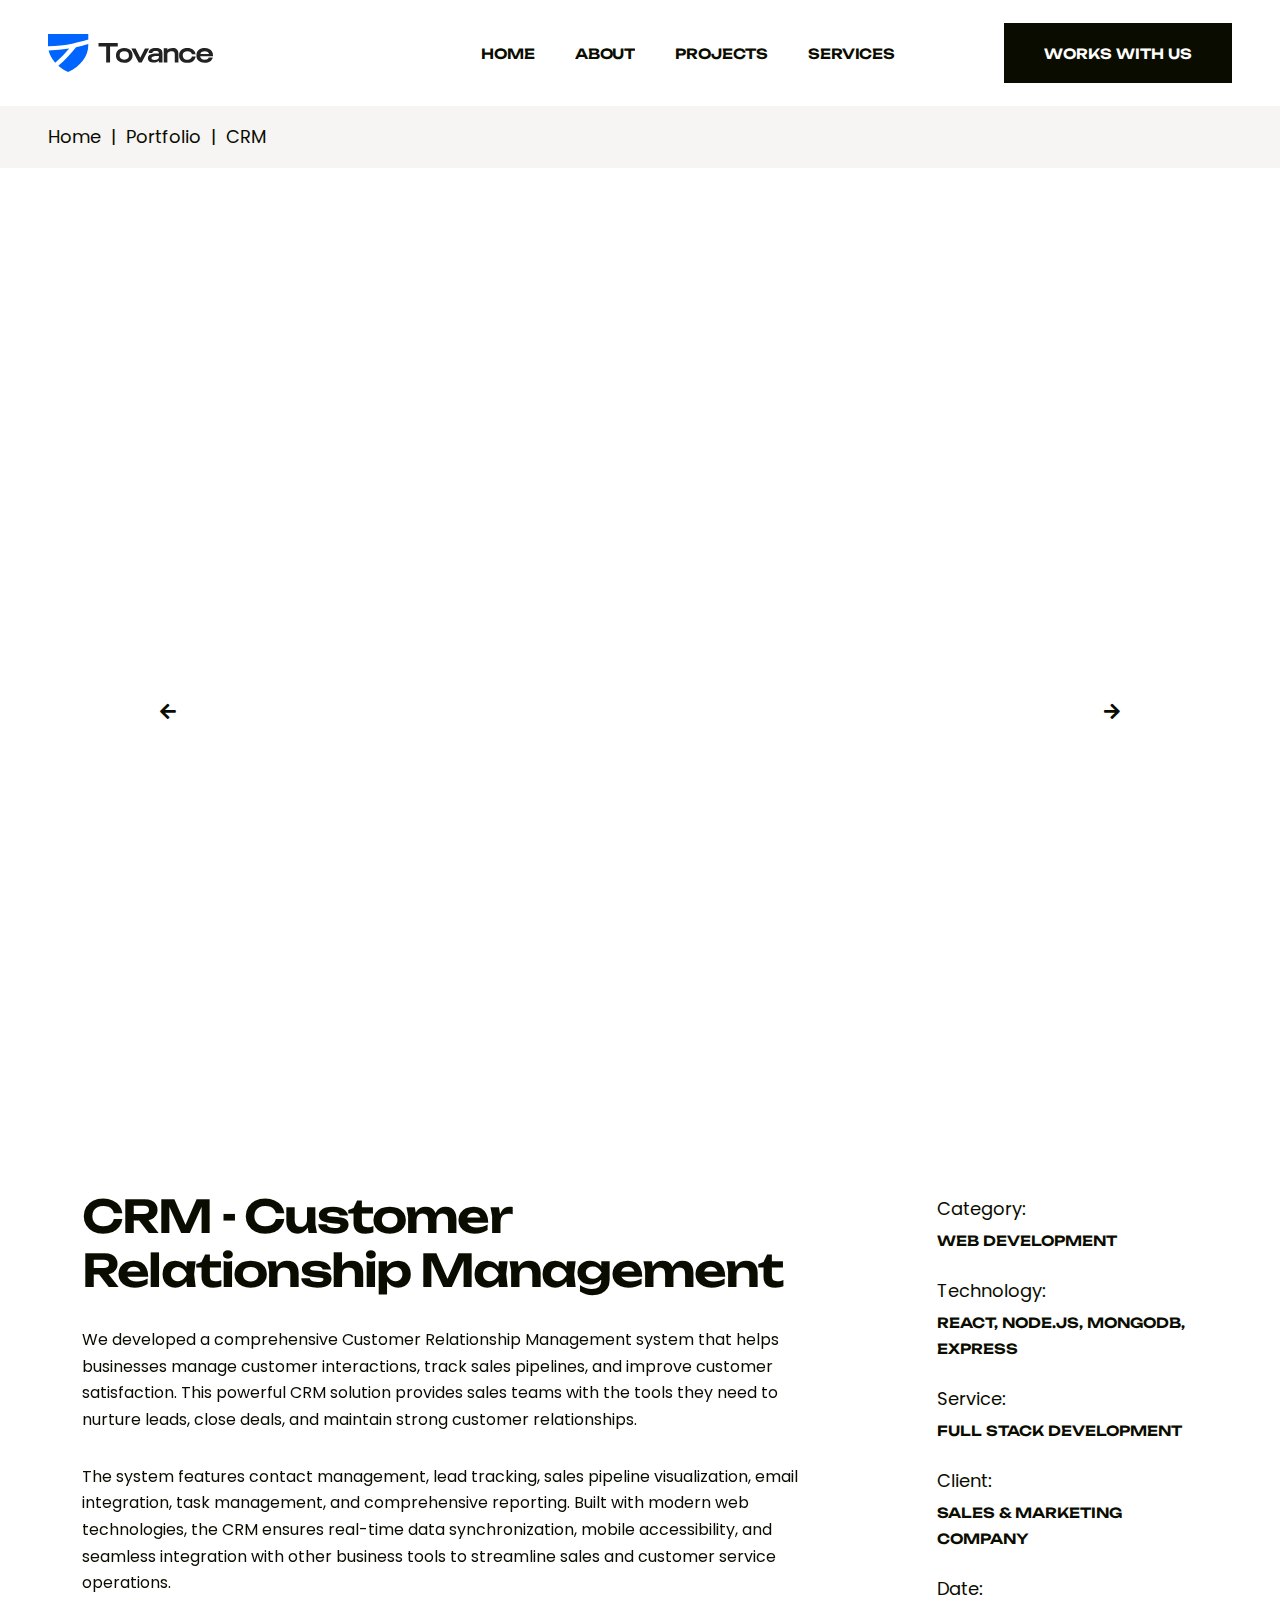
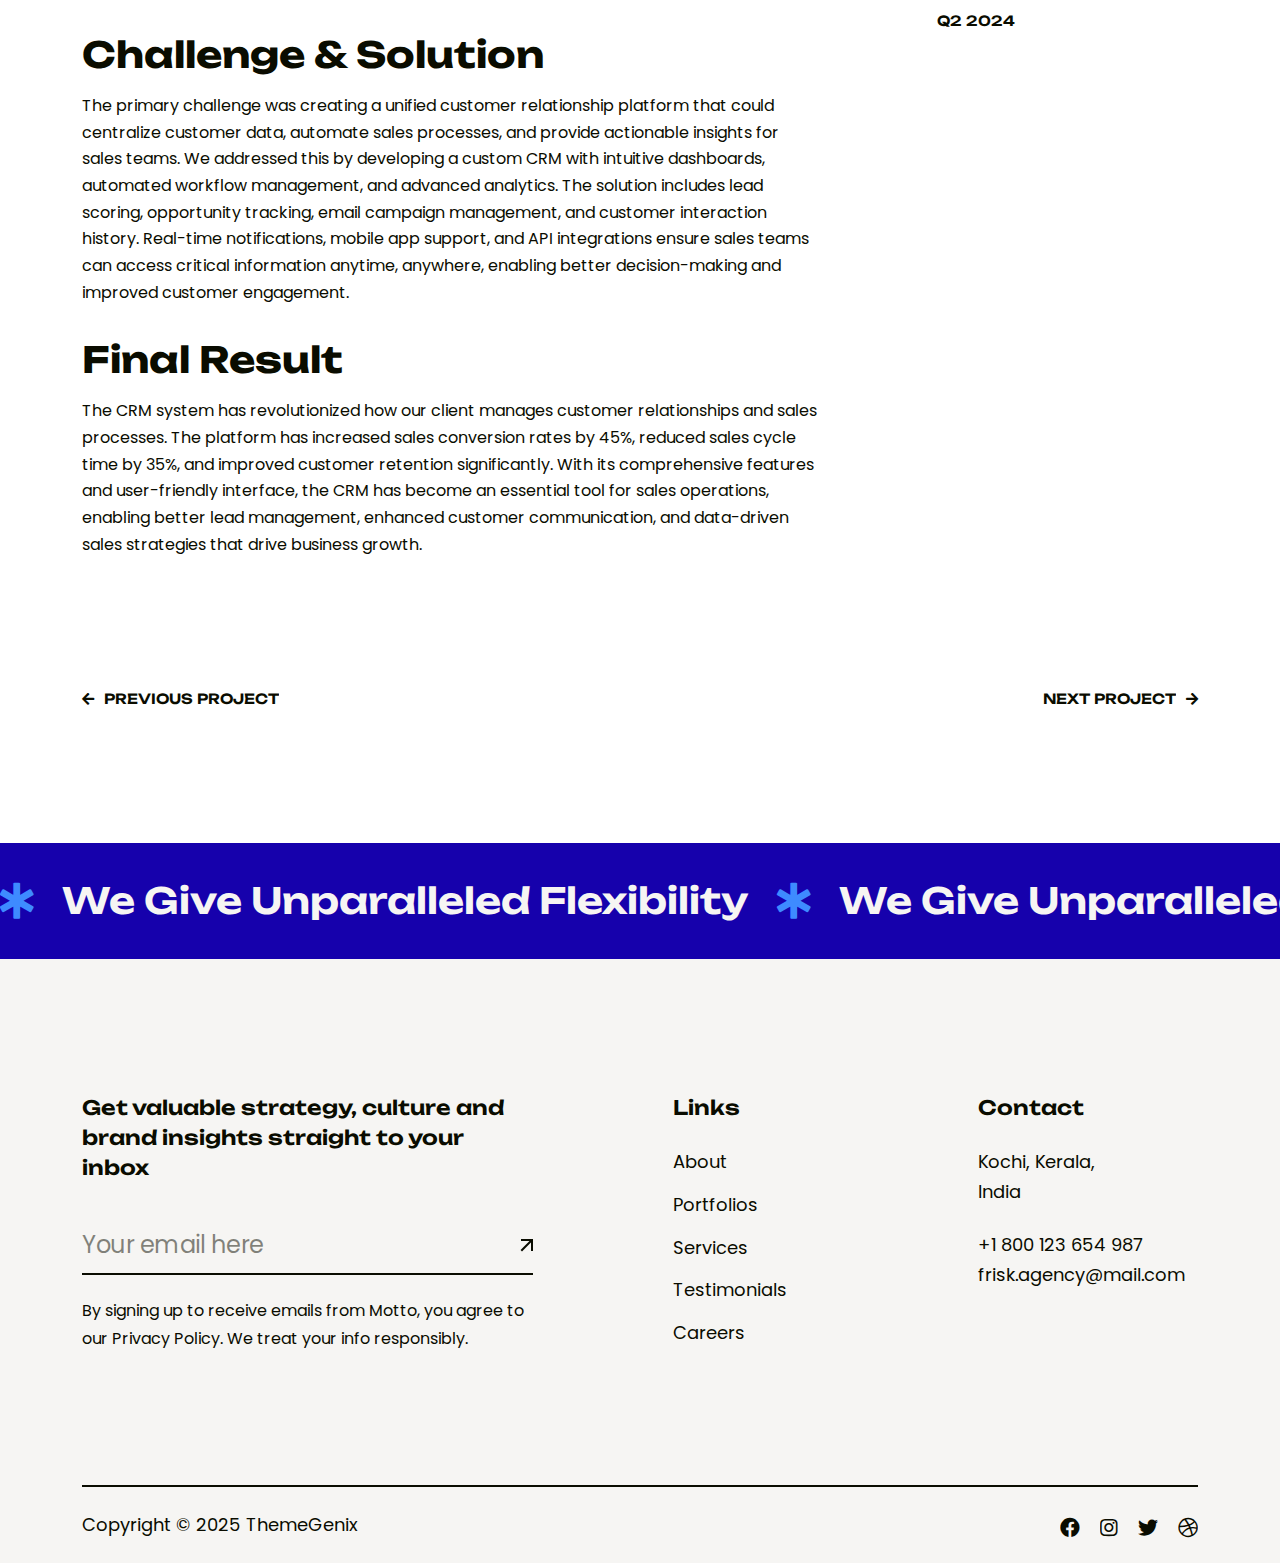
<file: project-details-crm.html>
<!doctype html>
<html class="no-js" lang="zxx">

<head>
    <meta charset="utf-8">
    <meta http-equiv="x-ua-compatible" content="ie=edge">
    <title>CRM - Customer Relationship Management - Project Details</title>
    <meta name="description" content="CRM - Customer Relationship Management - Project Details">
    <meta name="keywords" content="CRM, Customer Relationship Management, Web Development">
    <meta name="robots" content="INDEX,FOLLOW">

    <!-- Mobile Specific Metas -->
    <meta name="viewport" content="width=device-width, initial-scale=1, shrink-to-fit=no">

    <!-- Favicons - Place favicon.ico in the root directory -->
    <link rel="icon" type="image/png" sizes="32x32" href="assets/img/favicons/favicon.png">
    <meta name="msapplication-TileColor" content="#ffffff">
    <meta name="msapplication-TileImage" content="assets/img/favicons/ms-icon-144x144.png">
    <meta name="theme-color" content="#ffffff">

    <!--==============================
	  Google Fonts
	============================== -->
    <link rel="preconnect" href="https://fonts.googleapis.com">
    <link rel="preconnect" href="https://fonts.gstatic.com" crossorigin>
    <link
        href="https://fonts.googleapis.com/css2?family=Poppins:wght@300;400;500;600;700;800&family=Unbounded:wght@400;500;600;700&display=swap"
        rel="stylesheet">



    <!--==============================
	    All CSS File
	============================== -->
    <link rel="stylesheet" href="assets/css/bootstrap.min.css">
    <link rel="stylesheet" href="assets/css/all.min.css">
    <link rel="stylesheet" href="assets/css/magnific-popup.min.css">
    <link rel="stylesheet" href="assets/css/slick.min.css">
    <link rel="stylesheet" href="assets/css/animate.min.css">
    <link rel="stylesheet" href="assets/css/imageRevealHover.css">
    <!-- Theme Custom CSS -->
    <link rel="stylesheet" href="assets/css/style.css">

</head>

<body>
    <!--********************************
   		Code Start From Here
	******************************** -->




    <!--==============================
     Preloader
    ==============================-->
    <div class="preloader">
        <div class="preloader-inner">
            <span></span>
            <span></span>
            <span></span>
            <span></span>
        </div>
    </div>

    <div class="popup-search-box">
        <button class="searchClose"><img src="assets/img/icon/close.svg" alt="img"></button>
        <form action="#">
            <input type="text" placeholder="Search Here..">
            <button type="submit"><img src="assets/img/icon/search-white.svg" alt="img"></button>
        </form>
    </div>

    <div class="sidemenu-wrapper">
        <div class="sidemenu-content">
            <button class="closeButton sideMenuCls"><img src="assets/img/icon/close.svg" alt="icon"></button>
            <div class="widget footer-widget">
                <div class="widget-about">
                    <div class="footer-logo">
                        <a href="index.html"><img src="assets/img/logo-white.svg" alt="Ovation"></a>
                    </div>
                    <p class="about-text">We are digital agency that helps businesses develop immersive and engaging</p>
                    <div class="sidebar-wrap">
                        <h6>Kochi, Kerala,</h6>
                        <h6>India</h6>
                    </div>
                    <div class="sidebar-wrap">
                        <h6><a href="tel:1800123654987">+1 800 123 654 987 </a></h6>
                        <h6><a href="mailto:frisk.agency@mail.com">frisk.agency@mail.com</a></h6>
                    </div>
                    <div class="social-btn style2">
                        <a href="https://www.facebook.com/">
                            <span class="link-effect">
                                <span class="effect-1"><i class="fab fa-facebook"></i></span>
                                <span class="effect-1"><i class="fab fa-facebook"></i></span>
                            </span>
                        </a>
                        <a href="https://instagram.com/">
                            <span class="link-effect">
                                <span class="effect-1"><i class="fab fa-instagram"></i></span>
                                <span class="effect-1"><i class="fab fa-instagram"></i></span>
                            </span>
                        </a>
                        <a href="https://twitter.com/">
                            <span class="link-effect">
                                <span class="effect-1"><i class="fab fa-twitter"></i></span>
                                <span class="effect-1"><i class="fab fa-twitter"></i></span>
                            </span>
                        </a>
                        <a href="https://dribbble.com/">
                            <span class="link-effect">
                                <span class="effect-1"><i class="fab fa-dribbble"></i></span>
                                <span class="effect-1"><i class="fab fa-dribbble"></i></span>
                            </span>
                        </a>
                    </div>
                </div>
            </div>
            <div class="d-flex justify-content-end">
                <a href="contact.html" class="chat-btn gsap-magnetic">Let's Talk with us</a>
            </div>
        </div>
    </div>
    <!--==============================
    Mobile Menu
    ============================== -->
    <div class="mobile-menu-wrapper">
        <div class="mobile-menu-area">
            <button class="menu-toggle"><i class="fas fa-times"></i></button>
            <div class="mobile-logo">
                <a href="index.html"><img src="assets/img/logo.svg" alt="Ovation"></a>
            </div>
            <div class="mobile-menu">
                <ul>
                    <li class="">
                        <a href="#">Home</a>
                    </li>
                    <li>
                        <a href="about.html">About</a>
                    </li>
                    <li>
                        <a href="project.html">Projects</a>
                    </li>
                    <li>
                        <a href="service.html">Services</a>
                    </li>
                    <li>
                        <a href="contact.html">Contact</a>
                    </li>
                </ul>
            </div>
            <div class="sidebar-wrap">
                <h6>27 Division St, New York,</h6>
                <h6>NY 10002, USA</h6>
            </div>
            <div class="sidebar-wrap">
                <h6><a href="tel:1800123654987">+1 800 123 654 987 </a></h6>
                <h6><a href="mailto:frisk.agency@mail.com">frisk.agency@mail.com</a></h6>
            </div>
            <div class="social-btn style3">
                <a href="https://www.facebook.com/">
                    <span class="link-effect">
                        <span class="effect-1"><i class="fab fa-facebook"></i></span>
                        <span class="effect-1"><i class="fab fa-facebook"></i></span>
                    </span>
                </a>
                <a href="https://instagram.com/">
                    <span class="link-effect">
                        <span class="effect-1"><i class="fab fa-instagram"></i></span>
                        <span class="effect-1"><i class="fab fa-instagram"></i></span>
                    </span>
                </a>
                <a href="https://twitter.com/">
                    <span class="link-effect">
                        <span class="effect-1"><i class="fab fa-twitter"></i></span>
                        <span class="effect-1"><i class="fab fa-twitter"></i></span>
                    </span>
                </a>
                <a href="https://dribbble.com/">
                    <span class="link-effect">
                        <span class="effect-1"><i class="fab fa-dribbble"></i></span>
                        <span class="effect-1"><i class="fab fa-dribbble"></i></span>
                    </span>
                </a>
            </div>
        </div>
    </div>
    <!--==============================
	Header Area
    ==============================-->
    <header class="nav-header header-layout3 bg-white">
        <div class="sticky-wrapper">
            <!-- Main Menu Area -->
            <div class="menu-area">
                <div class="container-fluid">
                    <div class="row align-items-center justify-content-between">
                        <div class="col-auto">
                            <div class="header-logo">
                                <a href="index.html"><img src="assets/img/logo.svg" alt="logo"></a>
                            </div>
                        </div>
                        <div class="col-auto ms-auto">
                            <nav class="main-menu d-none d-lg-inline-block">
                                <ul>
                                    <li class="">
                                        <a href="index.html">
                                            <span class="link-effect">
                                                <span class="effect-1">HOME</span>
                                                <span class="effect-1">HOME</span>
                                            </span>
                                        </a>
                                    </li>
                                    <li class="">
                                        <a href="about.html">
                                            <span class="link-effect">
                                                <span class="effect-1">ABOUT</span>
                                                <span class="effect-1">ABOUT</span>
                                            </span>
                                        </a>
                                    </li>
                                    <li class="">
                                        <a href="project.html">
                                            <span class="link-effect">
                                                <span class="effect-1">PROJECTS</span>
                                                <span class="effect-1">PROJECTS</span>
                                            </span>
                                        </a>
                                    </li>
                                    <li class="">
                                        <a href="service.html">
                                            <span class="link-effect">
                                                <span class="effect-1">SERVICES</span>
                                                <span class="effect-1">SERVICES</span>
                                            </span>
                                        </a>
                                    </li>
                                    
                                </ul>
                            </nav>
                            <div class="navbar-right d-inline-flex d-lg-none">
                                <button type="button" class="menu-toggle sidebar-btn">
                                    <span class="line"></span>
                                    <span class="line"></span>
                                    <span class="line"></span>
                                </button>
                            </div>
                        </div>
                        <div class="col-auto d-none d-lg-block">
                            <div class="header-button">
                                <a href="project.html" class="btn">
                                    <span class="link-effect">
                                        <span class="effect-1">WORKS WITH US</span>
                                        <span class="effect-1">WORKS WITH US</span>
                                    </span>
                                </a>
                            </div>
                        </div>
                    </div>
                </div>
            </div>
        </div>
    </header>

    <!--==============================
    Breadcumb
    ============================== -->
    <div class="breadcumb-wrapper style2 bg-smoke">
        <div class="container-fluid">
            <div class="breadcumb-content">
                <ul class="breadcumb-menu">
                    <li><a href="index.html">Home</a></li>
                    <li><a href="home-2.html">Portfolio</a></li>
                    <li>CRM</li>
                </ul>
            </div>
        </div>
    </div>

    <!--==============================
    Project Details Page Area
    ==============================-->
    <div class="project-details-page-area space">
        <div class="container">
            <div class="row global-carousel default" data-arrows="true" data-xl-arrows="true" data-ml-arrows="true"
                data-lg-arrows="true" data-md-arrows="true">
                <div class="col-xl-12">
                    <div class="project-inner-thumb mb-80 wow img-custom-anim-top">
                        <img class="w-100" src="assets/img/portfolio/portfolio2_1.jpg" alt="img">
                    </div>
                </div>
                <div class="col-xl-12">
                    <div class="project-inner-thumb mb-80 wow img-custom-anim-top">
                        <img class="w-100" src="assets/img/portfolio/portfolio_inner_2.png" alt="img">
                    </div>
                </div>
            </div>
            <div class="row justify-content-between flex-row-reverse">
                <div class="col-xl-3 col-lg-4">
                    <div class="project-details-info mb-lg-0 mb-40">
                        <ul class="list-wrap">
                            <li><span>Category:</span>Web Development</li>
                            <li><span>Technology:</span>React, Node.js, MongoDB, Express</li>
                            <li><span>Service:</span>Full Stack Development</li>
                            <li><span>Client:</span>Sales & Marketing Company</li>
                            <li><span>Date:</span>Q2 2024</li>
                        </ul>
                    </div>
                </div>
                <div class="col-lg-8">
                    <div class="title-area mb-35">
                        <h2 class="sec-title">CRM - Customer Relationship Management</h2>
                        <p class="sec-text mt-30">We developed a comprehensive Customer Relationship Management system
                            that helps businesses manage customer interactions, track sales pipelines, and improve
                            customer satisfaction. This powerful CRM solution provides sales teams with the tools they
                            need to nurture leads, close deals, and maintain strong customer relationships.</p>
                        <p class="sec-text mt-30">The system features contact management, lead tracking, sales pipeline
                            visualization, email integration, task management, and comprehensive reporting. Built with
                            modern web technologies, the CRM ensures real-time data synchronization, mobile
                            accessibility, and seamless integration with other business tools to streamline sales and
                            customer service operations.</p>
                    </div>
                    <h3>Challenge & Solution</h3>
                    <p class="sec-text mb-n1">The primary challenge was creating a unified customer relationship
                        platform that could centralize customer data, automate sales processes, and provide actionable
                        insights for sales teams. We addressed this by developing a custom CRM with intuitive
                        dashboards, automated workflow management, and advanced analytics. The solution includes lead
                        scoring, opportunity tracking, email campaign management, and customer interaction history.
                        Real-time notifications, mobile app support, and API integrations ensure sales teams can access
                        critical information anytime, anywhere, enabling better decision-making and improved customer
                        engagement.</p>
                    <h3 class="mt-35">Final Result</h3>
                    <p class="sec-text mb-n1">The CRM system has revolutionized how our client manages customer
                        relationships and sales processes. The platform has increased sales conversion rates by 45%,
                        reduced sales cycle time by 35%, and improved customer retention significantly. With its
                        comprehensive features and user-friendly interface, the CRM has become an essential tool for
                        sales operations, enabling better lead management, enhanced customer communication, and
                        data-driven sales strategies that drive business growth.</p>
                </div>
                <div class="col-lg-12">
                    <div class="inner__page-nav space-top mt-n1 mb-n1">
                        <a href="project-details-hrms.html" class="nav-btn">
                            <i class="fa fa-arrow-left"></i> <span><span class="link-effect">
                                    <span class="effect-1">Previous Project</span>
                                    <span class="effect-1">Previous Project</span>
                                </span></span>
                        </a>
                        <a href="project-details-pms.html" class="nav-btn"><span><span class="link-effect">
                                    <span class="effect-1">Next Project</span>
                                    <span class="effect-1">Next Project</span>
                                </span></span>
                            <i class="fa fa-arrow-right"></i>
                        </a>
                    </div>
                </div>
            </div>
        </div>
    </div>

    <!--==============================
    Marquee Area
    ==============================-->
    <div class="container-fluid p-0 overflow-hidden">
        <div class="slider__marquee clearfix marquee-wrap">
            <div class="marquee_mode marquee__group">
                <h6 class="item m-item"><a href="#"><i class="fas fa-star-of-life"></i> We Give Unparalleled
                        Flexibility</a></h6>
                <h6 class="item m-item"><a href="#"><i class="fas fa-star-of-life"></i> We Give Unparalleled
                        Flexibility</a></h6>
                <h6 class="item m-item"><a href="#"><i class="fas fa-star-of-life"></i> We Give Unparalleled
                        Flexibility</a></h6>
                <h6 class="item m-item"><a href="#"><i class="fas fa-star-of-life"></i> We Give Unparalleled
                        Flexibility</a></h6>
            </div>
        </div>
    </div>

    <!--==============================
        Footer Area
    ==============================-->
    <footer class="footer-wrapper footer-layout2 overflow-hidden">
        <div class="container">
            <div class="widget-area space-top">
                <div class="row justify-content-between">
                    <div class="col-md-6 col-xl-5 col-lg-6">
                        <div class="widget widget-newsletter footer-widget">
                            <h3 class="widget_title">Get valuable strategy, culture and brand insights straight to your
                                inbox</h3>
                            <form class="newsletter-form">
                                <div class="form-group">
                                    <input class="form-control" type="email" placeholder="Your email here" required="">
                                </div>
                                <button type="submit" class="btn"><img src="assets/img/icon/arrow-left-top.svg"
                                        alt=""></button>
                            </form>
                            <p>By signing up to receive emails from Motto, you agree to our Privacy Policy. We treat
                                your info responsibly.</p>
                        </div>
                    </div>
                    <div class="col-md-3 col-xl-2 col-lg-3">
                        <div class="widget widget_nav_menu footer-widget">
                            <h3 class="widget_title">Links</h3>
                            <div class="menu-all-pages-container list-column2">
                                <ul class="menu">
                                    <li><a href="about.html"> About</a></li>
                                    <li><a href="project.html">Portfolios</a></li>
                                    <li><a href="service.html">Services</a></li>
                                    <li><a href="contact.html">Testimonials</a></li>
                                    <li><a href="project.html">Careers</a></li>
                                </ul>
                            </div>
                        </div>
                    </div>
                    <div class="col-md-6 col-xl-auto col-lg-4">
                        <div class="widget footer-widget widget-contact">
                            <h3 class="widget_title">Contact</h3>
                            <ul class="contact-info-list">
                                <li>Kochi, Kerala, <br> India</li>
                                <li>
                                    <a href="tel:1800123654987">+1 800 123 654 987</a>
                                    <a href="mailto:frisk.agency@mail.com">frisk.agency@mail.com</a>
                                </li>
                            </ul>
                        </div>
                    </div>
                </div>
            </div>
        </div>
        <div class="container">
            <div class="copyright-wrap">
                <div class="row gy-3 justify-content-between align-items-center">
                    <div class="col-md-6">
                        <p class="copyright-text">Copyright © 2025
                            <a href="https://themeforest.net/user/themegenix">ThemeGenix</a>
                        </p>

                    </div>
                    <div class="col-md-6 align-self-center">
                        <div class="social-btn style3 justify-content-md-end">
                            <a href="https://www.facebook.com/">
                                <span class="link-effect">
                                    <span class="effect-1"><i class="fab fa-facebook"></i></span>
                                    <span class="effect-1"><i class="fab fa-facebook"></i></span>
                                </span>
                            </a>
                            <a href="https://instagram.com/">
                                <span class="link-effect">
                                    <span class="effect-1"><i class="fab fa-instagram"></i></span>
                                    <span class="effect-1"><i class="fab fa-instagram"></i></span>
                                </span>
                            </a>
                            <a href="https://twitter.com/">
                                <span class="link-effect">
                                    <span class="effect-1"><i class="fab fa-twitter"></i></span>
                                    <span class="effect-1"><i class="fab fa-twitter"></i></span>
                                </span>
                            </a>
                            <a href="https://dribbble.com/">
                                <span class="link-effect">
                                    <span class="effect-1"><i class="fab fa-dribbble"></i></span>
                                    <span class="effect-1"><i class="fab fa-dribbble"></i></span>
                                </span>
                            </a>
                        </div>
                    </div>
                </div>
            </div>
        </div>
    </footer>

    <!--********************************
			Code End  Here
	******************************** -->

    <!-- Scroll To Top -->
    <div class="scroll-top">
        <svg class="progress-circle svg-content" width="100%" height="100%" viewBox="-1 -1 102 102">
            <path d="M50,1 a49,49 0 0,1 0,98 a49,49 0 0,1 0,-98"
                style="transition: stroke-dashoffset 10ms linear 0s; stroke-dasharray: 307.919, 307.919; stroke-dashoffset: 307.919;">
            </path>
        </svg>
    </div>


    <!-- Jquery -->
    <script src="assets/js/vendor/jquery-3.6.0.min.js"></script>
    <script src="assets/js/slick.min.js"></script>
    <script src="assets/js/bootstrap.min.js"></script>
    <script src="assets/js/jquery.magnific-popup.min.js"></script>
    <script src="assets/js/jquery.counterup.min.js"></script>
    <script src="assets/js/imagesloaded.pkgd.min.js"></script>
    <script src="assets/js/isotope.pkgd.min.js"></script>
    <script src="assets/js/gsap.min.js"></script>
    <script src="assets/js/ScrollTrigger.min.js"></script>
    <script src="assets/js/sticky-kit.min.js"></script>


    <script src="assets/js/imageRevealHover.js"></script>
    <script src="assets/js/jarallax.min.js"></script>
    <script src="assets/js/jquery.marquee.min.js"></script>
    <script src="assets/js/jquery-ui.min.js"></script>
    <script src="assets/js/waypoints.js"></script>
    <script src="assets/js/wow.js"></script>

    <!-- Main Js File -->
    <script src="assets/js/main.js"></script>
</body>

</html>
</file>
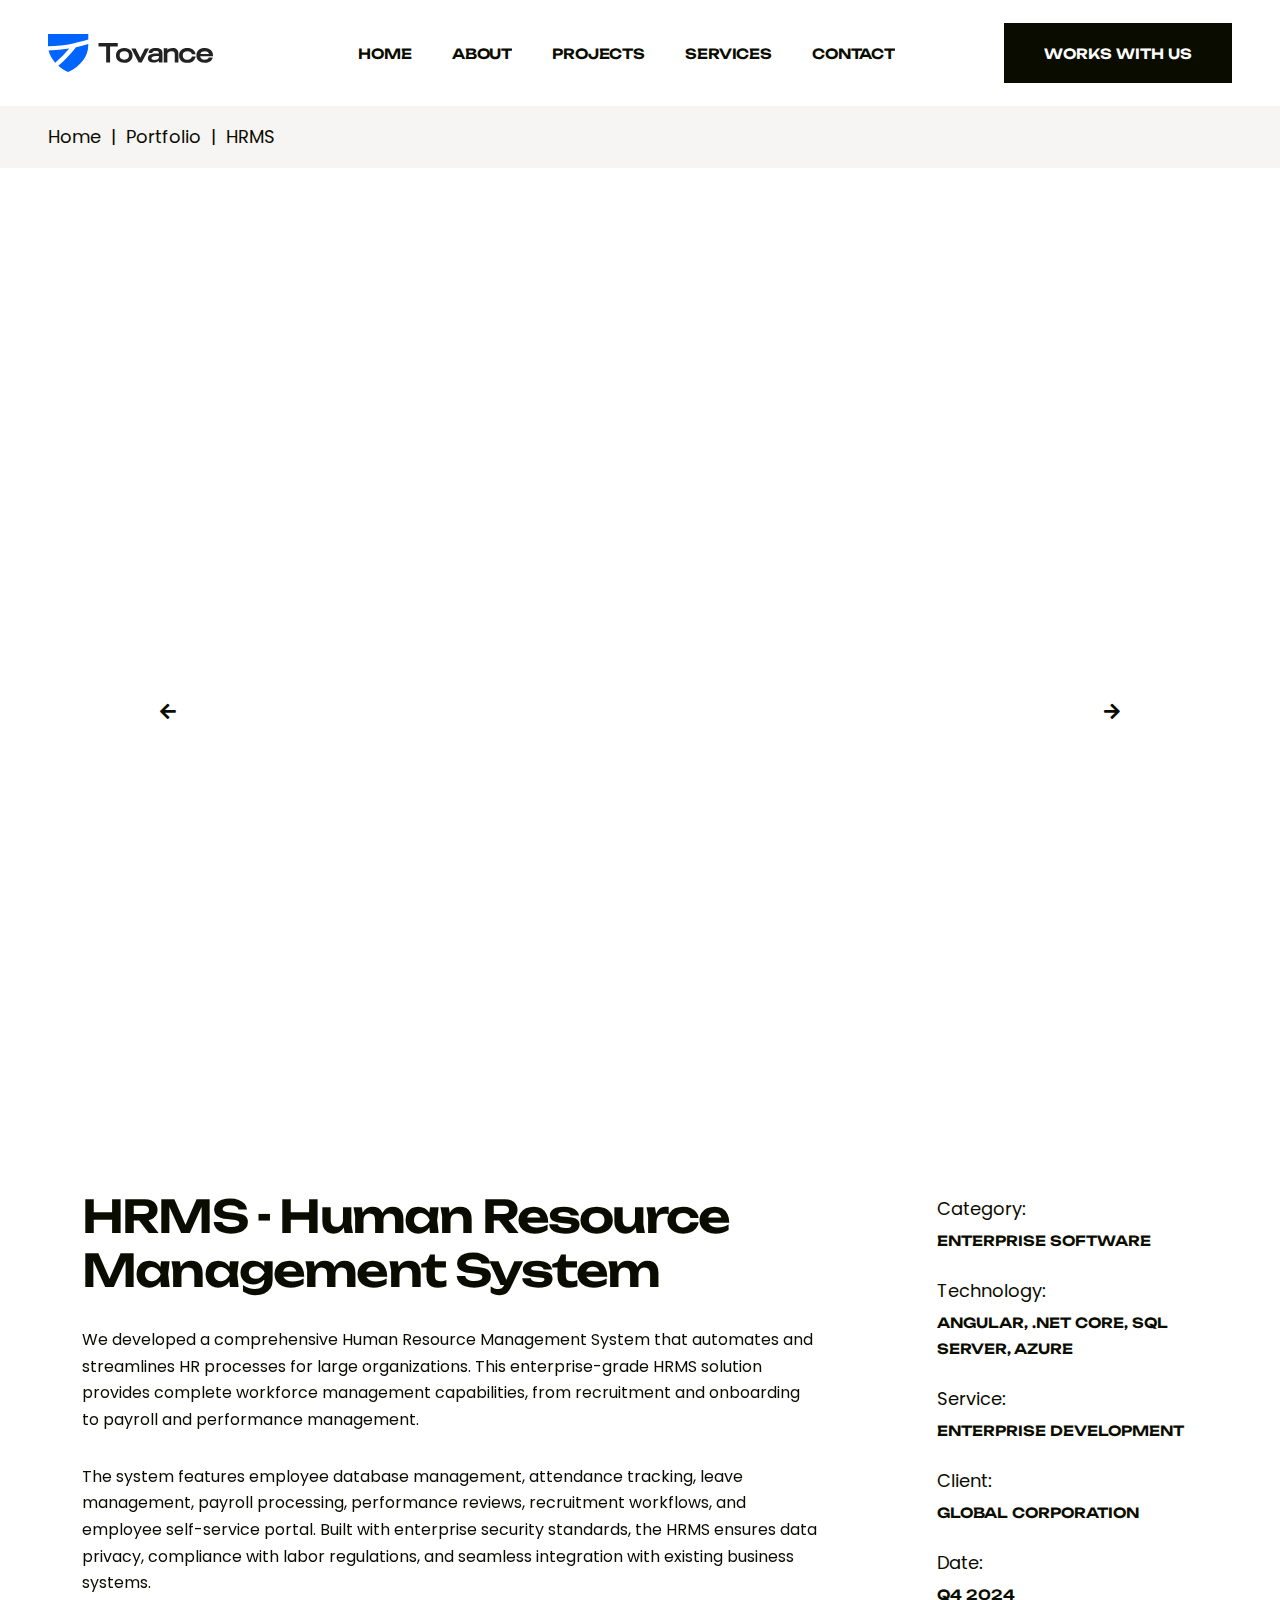
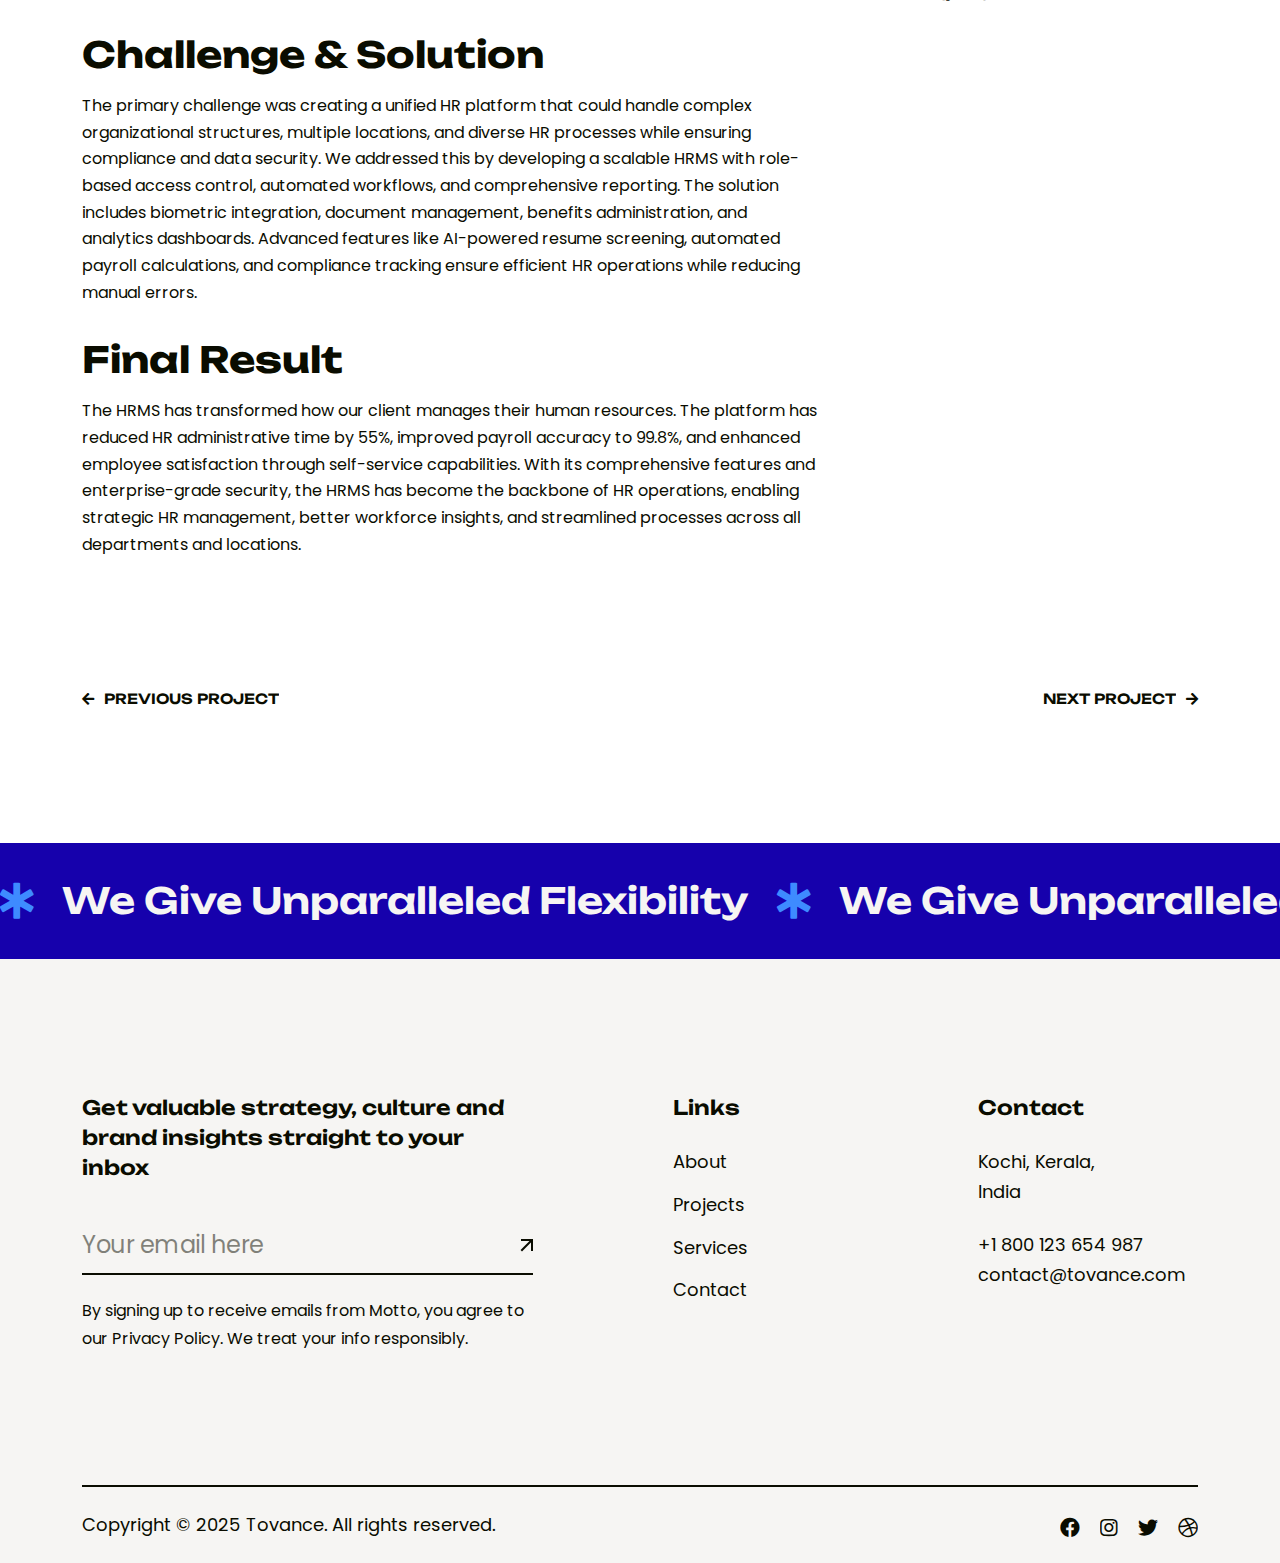
<file: project-details-hrms.html>
<!doctype html>
<html class="no-js" lang="zxx">

<head>
    <meta charset="utf-8">
    <meta http-equiv="x-ua-compatible" content="ie=edge">
    <title>HRMS - Human Resource Management System - Project Details</title>
    <meta name="description" content="HRMS - Human Resource Management System - Project Details">
    <meta name="keywords" content="HRMS, Human Resources, Enterprise Software">
    <meta name="robots" content="INDEX,FOLLOW">

    <!-- Mobile Specific Metas -->
    <meta name="viewport" content="width=device-width, initial-scale=1, shrink-to-fit=no">

    <!-- Favicons - Place favicon.ico in the root directory -->
    <link rel="icon" type="image/png" sizes="32x32" href="assets/img/favicons/favicon.png">
    <meta name="msapplication-TileColor" content="#ffffff">
    <meta name="msapplication-TileImage" content="assets/img/favicons/ms-icon-144x144.png">
    <meta name="theme-color" content="#ffffff">

    <!--==============================
	  Google Fonts
	============================== -->
    <link rel="preconnect" href="https://fonts.googleapis.com">
    <link rel="preconnect" href="https://fonts.gstatic.com" crossorigin>
    <link href="https://fonts.googleapis.com/css2?family=Poppins:wght@300;400;500;600;700;800&family=Unbounded:wght@400;500;600;700&display=swap" rel="stylesheet">



    <!--==============================
	    All CSS File
	============================== -->
    <link rel="stylesheet" href="assets/css/bootstrap.min.css">
    <link rel="stylesheet" href="assets/css/all.min.css">
    <link rel="stylesheet" href="assets/css/magnific-popup.min.css">
    <link rel="stylesheet" href="assets/css/slick.min.css">
    <link rel="stylesheet" href="assets/css/animate.min.css">
    <link rel="stylesheet" href="assets/css/imageRevealHover.css">
    <!-- Theme Custom CSS -->
    <link rel="stylesheet" href="assets/css/style.css">

</head>

<body>
    <!--********************************
   		Code Start From Here
	******************************** -->




    <!--==============================
     Preloader
    ==============================-->
    <div class="preloader">
        <div class="preloader-inner">
            <span></span>
            <span></span>
            <span></span>
            <span></span>
        </div>
    </div>

    <div class="popup-search-box">
        <button class="searchClose"><img src="assets/img/icon/close.svg" alt="img"></button>
        <form action="#">
            <input type="text" placeholder="Search Here..">
            <button type="submit"><img src="assets/img/icon/search-white.svg" alt="img"></button>
        </form>
    </div>

    <div class="sidemenu-wrapper">
        <div class="sidemenu-content">
            <button class="closeButton sideMenuCls"><img src="assets/img/icon/close.svg" alt="icon"></button>
            <div class="widget footer-widget">
                <div class="widget-about">
                    <div class="footer-logo">
                        <a href="index.html"><img src="assets/img/logo-white.svg" alt="Ovation"></a>
                    </div>
                    <p class="about-text">We are digital agency that helps businesses develop immersive and engaging</p>
                    <div class="sidebar-wrap">
                        <h6>Kochi, Kerala,</h6>
                        <h6>India</h6>
                    </div>
                    <div class="sidebar-wrap">
                        <h6><a href="tel:1800123654987">+1 800 123 654 987 </a></h6>
                        <h6><a href="mailto:contact@tovance.com">contact@tovance.com</a></h6>
                    </div>
                    <div class="social-btn style2">
                        <a href="https://www.facebook.com/">
                            <span class="link-effect">
                                <span class="effect-1"><i class="fab fa-facebook"></i></span>
                                <span class="effect-1"><i class="fab fa-facebook"></i></span>
                            </span>
                        </a>
                        <a href="https://instagram.com/">
                            <span class="link-effect">
                                <span class="effect-1"><i class="fab fa-instagram"></i></span>
                                <span class="effect-1"><i class="fab fa-instagram"></i></span>
                            </span>
                        </a>
                        <a href="https://twitter.com/">
                            <span class="link-effect">
                                <span class="effect-1"><i class="fab fa-twitter"></i></span>
                                <span class="effect-1"><i class="fab fa-twitter"></i></span>
                            </span>
                        </a>
                        <a href="https://dribbble.com/">
                            <span class="link-effect">
                                <span class="effect-1"><i class="fab fa-dribbble"></i></span>
                                <span class="effect-1"><i class="fab fa-dribbble"></i></span>
                            </span>
                        </a>
                    </div>
                </div>
            </div>
            <div class="d-flex justify-content-end">
                <a href="contact.html" class="chat-btn gsap-magnetic">Let's Talk with us</a>
            </div>
        </div>
    </div>
    <!--==============================
    Mobile Menu
    ============================== -->
    <div class="mobile-menu-wrapper">
        <div class="mobile-menu-area">
            <button class="menu-toggle"><i class="fas fa-times"></i></button>
            <div class="mobile-logo">
                <a href="index.html"><img src="assets/img/logo.svg" alt="Ovation"></a>
            </div>
            <div class="mobile-menu">
                <ul>
                    <li class="menu-item-has-children">
                        <a href="#">Home</a>
                        <ul class="sub-menu">
                            <li><a href="index.html">Digital Agency</a></li>
                            <li><a href="home-2.html">Creative Agency</a></li>
                            <li><a href="home-3.html">Design Studio</a></li>
                            <li><a href="home-4.html">Digital Marketing</a></li>
                            <li><a href="home-5.html">Modern Agency</a></li>
                            <li><a href="home-6.html">Creative Studio</a></li>
                            <li><a href="home-7.html">Startup Agency</a></li>
                            <li><a href="home-8.html">Personal Portfolio</a></li>
                            <li><a href="home-9.html">Portfolio Showcase</a></li>
                            <li><a href="home-10.html">Interactive Link</a></li>
                            <li><a href="home-11.html">Showcase Carousel</a></li>
                            <li><a href="home-12.html">Fullscreen Slideshow</a></li>
                            <li><a href="home-13.html">Branding Agency</a></li>
                            <li><a href="home-14.html">Marketing Agency</a></li>
                            <li><a href="home-15.html">Web Studio</a></li>
                            <li><a href="home-16.html">Agency Classic</a></li>
                            <li><a href="home-17.html">AI Startup</a></li>
                            <li><a href="home-18.html">Agency Shop</a></li>
                        </ul>
                    </li>
                    <li class="menu-item-has-children">
                        <a href="#">Pages</a>
                        <ul class="sub-menu">
                            <li><a href="about.html">About Page</a></li>
                            <li class="menu-item-has-children"><a href="service.html">Service Page</a>
                                <ul class="sub-menu">
                                    <li><a href="service.html">Service Version 1</a></li>
                                    <li><a href="service-2.html">Service Version 2</a></li>
                                    <li><a href="service-3.html">Service Version 3</a></li>
                                    <li><a href="service-details.html">Service Details Page</a></li>
                                </ul>
                            </li>
                            <li><a href="service-details.html">Service Details</a></li>
                            <li><a href="team.html">Team Page</a></li>
                            <li><a href="team-details.html">Team Details Page</a></li>
                            <li><a href="pricing.html">Pricing Page</a></li>
                            <li class="menu-item-has-children"><a href="shop.html">Shop</a>
                                <ul class="sub-menu">
                                    <li><a href="shop.html">Shop Page</a></li>
                                    <li><a href="shop-details.html">Shop Details</a></li>
                                    <li><a href="cart.html">Cart Page</a></li>
                                    <li><a href="checkout.html">Checkout</a></li>
                                </ul>
                            </li>
                            <li><a href="faq.html">FAQ Page</a></li>
                            <li><a href="error.html">Error Page</a></li>
                        </ul>
                    </li>
                    <li class="menu-item-has-children">
                        <a href="#">Portfolio</a>
                        <ul class="sub-menu">
                            <li><a href="project.html">Portfolio Masonary</a></li>
                            <li><a href="project-2.html">Portfolio Pinterest</a></li>
                            <li><a href="project-3.html">Portfolio Gallery</a></li>
                            <li><a href="project-4.html">Portfolio Full Width</a></li>
                            <li><a href="project-5.html">Portfolio Slider</a></li>
                            <li><a href="project-6.html">Portfolio Interactive</a></li>
                            <li class="active"><a href="project-details.html">Portfolio Details</a></li>
                        </ul>
                    </li>
                    <li class="menu-item-has-children">
                        <a href="#">Blog</a>
                        <ul class="sub-menu">
                            <li><a href="blog.html">Blog Standard</a></li>
                            <li><a href="blog-2.html">Blog 2 Column</a></li>
                            <li><a href="blog-details.html">Blog Details</a></li>
                        </ul>
                    </li>
                    <li>
                        <a href="contact.html">Contact</a>
                    </li>
                </ul>
            </div>
            <div class="sidebar-wrap">
                <h6>27 Division St, New York,</h6>
                <h6>NY 10002, USA</h6>
            </div>
            <div class="sidebar-wrap">
                <h6><a href="tel:1800123654987">+1 800 123 654 987 </a></h6>
                <h6><a href="mailto:contact@tovance.com">contact@tovance.com</a></h6>
            </div>
            <div class="social-btn style3">
                <a href="https://www.facebook.com/">
                    <span class="link-effect">
                        <span class="effect-1"><i class="fab fa-facebook"></i></span>
                        <span class="effect-1"><i class="fab fa-facebook"></i></span>
                    </span>
                </a>
                <a href="https://instagram.com/">
                    <span class="link-effect">
                        <span class="effect-1"><i class="fab fa-instagram"></i></span>
                        <span class="effect-1"><i class="fab fa-instagram"></i></span>
                    </span>
                </a>
                <a href="https://twitter.com/">
                    <span class="link-effect">
                        <span class="effect-1"><i class="fab fa-twitter"></i></span>
                        <span class="effect-1"><i class="fab fa-twitter"></i></span>
                    </span>
                </a>
                <a href="https://dribbble.com/">
                    <span class="link-effect">
                        <span class="effect-1"><i class="fab fa-dribbble"></i></span>
                        <span class="effect-1"><i class="fab fa-dribbble"></i></span>
                    </span>
                </a>
            </div>
        </div>
    </div>
    <!--==============================
	Header Area
    ==============================-->
    <header class="nav-header header-layout3 bg-white">
        <div class="sticky-wrapper">
            <!-- Main Menu Area -->
            <div class="menu-area">
                <div class="container-fluid">
                    <div class="row align-items-center justify-content-between">
                        <div class="col-auto">
                            <div class="header-logo">
                                <a href="index.html"><img src="assets/img/logo.svg" alt="logo"></a>
                            </div>
                        </div>
                        <div class="col-auto ms-auto">
                            <nav class="main-menu d-none d-lg-inline-block">
                                <ul>
                                    <li class="">
                                        <a href="index.html">
                                            <span class="link-effect">
                                                <span class="effect-1">HOME</span>
                                                <span class="effect-1">HOME</span>
                                            </span>
                                        </a>
                                    </li>
                                    <li class="">
                                        <a href="about.html">
                                            <span class="link-effect">
                                                <span class="effect-1">ABOUT</span>
                                                <span class="effect-1">ABOUT</span>
                                            </span>
                                        </a>
                                    </li>
                                    <li class="">
                                        <a href="project.html">
                                            <span class="link-effect">
                                                <span class="effect-1">PROJECTS</span>
                                                <span class="effect-1">PROJECTS</span>
                                            </span>
                                        </a>
                                    </li>
                                    <li class="">
                                        <a href="service.html">
                                            <span class="link-effect">
                                                <span class="effect-1">SERVICES</span>
                                                <span class="effect-1">SERVICES</span>
                                            </span>
                                        </a>
                                    </li>
                                    <li class="">
                                        <a href="contact.html">
                                            <span class="link-effect">
                                                <span class="effect-1">CONTACT</span>
                                                <span class="effect-1">CONTACT</span>
                                            </span>
                                        </a>
                                    </li>
                                    
                                </ul>
                            </nav>
                            <div class="navbar-right d-inline-flex d-lg-none">
                                <button type="button" class="menu-toggle sidebar-btn">
                                    <span class="line"></span>
                                    <span class="line"></span>
                                    <span class="line"></span>
                                </button>
                            </div>
                        </div>
                        <div class="col-auto d-none d-lg-block">
                            <div class="header-button">
                                <a href="project.html" class="btn">
                                    <span class="link-effect">
                                        <span class="effect-1">WORKS WITH US</span>
                                        <span class="effect-1">WORKS WITH US</span>
                                    </span>
                                </a>
                            </div>
                        </div>
                    </div>
                </div>
            </div>
        </div>
    </header>

    <!--==============================
    Breadcumb
    ============================== -->
    <div class="breadcumb-wrapper style2 bg-smoke">
        <div class="container-fluid">
            <div class="breadcumb-content">
                <ul class="breadcumb-menu">
                    <li><a href="index.html">Home</a></li>
                    <li><a href="home-2.html">Portfolio</a></li>
                    <li>HRMS</li>
                </ul>
            </div>
        </div>
    </div>

    <!--==============================
    Project Details Page Area
    ==============================-->
    <div class="project-details-page-area space">
        <div class="container">
            <div class="row global-carousel default" data-arrows="true" data-xl-arrows="true" data-ml-arrows="true" data-lg-arrows="true" data-md-arrows="true">
                <div class="col-xl-12">
                    <div class="project-inner-thumb mb-80 wow img-custom-anim-top">
                        <img class="w-100" src="assets/img/portfolio/portfolio2_3.jpg" alt="img">
                    </div>
                </div>
                <div class="col-xl-12">
                    <div class="project-inner-thumb mb-80 wow img-custom-anim-top">
                        <img class="w-100" src="assets/img/portfolio/portfolio_inner_2.png" alt="img">
                    </div>
                </div>
            </div>
            <div class="row justify-content-between flex-row-reverse">
                <div class="col-xl-3 col-lg-4">
                    <div class="project-details-info mb-lg-0 mb-40">
                        <ul class="list-wrap">
                            <li><span>Category:</span>Enterprise Software</li>
                            <li><span>Technology:</span>Angular, .NET Core, SQL Server, Azure</li>
                            <li><span>Service:</span>Enterprise Development</li>
                            <li><span>Client:</span>Global Corporation</li>
                            <li><span>Date:</span>Q4 2024</li>
                        </ul>
                    </div>
                </div>
                <div class="col-lg-8">
                    <div class="title-area mb-35">
                        <h2 class="sec-title">HRMS - Human Resource Management System</h2>
                        <p class="sec-text mt-30">We developed a comprehensive Human Resource Management System that automates and streamlines HR processes for large organizations. This enterprise-grade HRMS solution provides complete workforce management capabilities, from recruitment and onboarding to payroll and performance management.</p>
                        <p class="sec-text mt-30">The system features employee database management, attendance tracking, leave management, payroll processing, performance reviews, recruitment workflows, and employee self-service portal. Built with enterprise security standards, the HRMS ensures data privacy, compliance with labor regulations, and seamless integration with existing business systems.</p>
                    </div>
                    <h3>Challenge & Solution</h3>
                    <p class="sec-text mb-n1">The primary challenge was creating a unified HR platform that could handle complex organizational structures, multiple locations, and diverse HR processes while ensuring compliance and data security. We addressed this by developing a scalable HRMS with role-based access control, automated workflows, and comprehensive reporting. The solution includes biometric integration, document management, benefits administration, and analytics dashboards. Advanced features like AI-powered resume screening, automated payroll calculations, and compliance tracking ensure efficient HR operations while reducing manual errors.</p>
                    <h3 class="mt-35">Final Result</h3>
                    <p class="sec-text mb-n1">The HRMS has transformed how our client manages their human resources. The platform has reduced HR administrative time by 55%, improved payroll accuracy to 99.8%, and enhanced employee satisfaction through self-service capabilities. With its comprehensive features and enterprise-grade security, the HRMS has become the backbone of HR operations, enabling strategic HR management, better workforce insights, and streamlined processes across all departments and locations.</p>
                </div>
                <div class="col-lg-12">
                    <div class="inner__page-nav space-top mt-n1 mb-n1">
                        <a href="project-details-pms.html" class="nav-btn">
                            <i class="fa fa-arrow-left"></i> <span><span class="link-effect">
                                <span class="effect-1">Previous Project</span>
                                <span class="effect-1">Previous Project</span>
                            </span></span>
                        </a>
                        <a href="project-details-crm.html" class="nav-btn"><span><span class="link-effect">
                            <span class="effect-1">Next Project</span>
                            <span class="effect-1">Next Project</span>
                        </span></span>
                            <i class="fa fa-arrow-right"></i>
                        </a>
                    </div>
                </div>
            </div>
        </div>
    </div>

    <!--==============================
    Marquee Area
    ==============================-->
    <div class="container-fluid p-0 overflow-hidden">
        <div class="slider__marquee clearfix marquee-wrap">
            <div class="marquee_mode marquee__group">
                <h6 class="item m-item"><a href="#"><i class="fas fa-star-of-life"></i> We Give Unparalleled Flexibility</a></h6>
                <h6 class="item m-item"><a href="#"><i class="fas fa-star-of-life"></i> We Give Unparalleled Flexibility</a></h6>
                <h6 class="item m-item"><a href="#"><i class="fas fa-star-of-life"></i> We Give Unparalleled Flexibility</a></h6>
                <h6 class="item m-item"><a href="#"><i class="fas fa-star-of-life"></i> We Give Unparalleled Flexibility</a></h6>
            </div>
        </div>
    </div>

    <!--==============================
        Footer Area
    ==============================-->
    <footer class="footer-wrapper footer-layout2 overflow-hidden">
        <div class="container">
            <div class="widget-area space-top">
                <div class="row justify-content-between">
                    <div class="col-md-6 col-xl-5 col-lg-6">
                        <div class="widget widget-newsletter footer-widget">
                            <h3 class="widget_title">Get valuable strategy, culture and brand insights straight to your inbox</h3>
                            <form class="newsletter-form">
                                <div class="form-group">
                                    <input class="form-control" type="email" placeholder="Your email here" required="">
                                </div>
                                <button type="submit" class="btn"><img src="assets/img/icon/arrow-left-top.svg" alt=""></button>
                            </form>
                            <p>By signing up to receive emails from Motto, you agree to our Privacy Policy. We treat your info responsibly.</p>
                        </div>
                    </div>
                    <div class="col-md-3 col-xl-2 col-lg-3">
                        <div class="widget widget_nav_menu footer-widget">
                            <h3 class="widget_title">Links</h3>
                            <div class="menu-all-pages-container list-column2">
                                <ul class="menu">
                                    <li><a href="about.html">About</a></li>
                                    <li><a href="project.html">Projects</a></li>
                                    <li><a href="service.html">Services</a></li>
                                    <li><a href="contact.html">Contact</a></li>
                                </ul>
                            </div>
                        </div>
                    </div>
                    <div class="col-md-6 col-xl-auto col-lg-4">
                        <div class="widget footer-widget widget-contact">
                            <h3 class="widget_title">Contact</h3>
                            <ul class="contact-info-list">
                                <li>Kochi, Kerala, <br> India</li>
                                <li>
                                    <a href="tel:1800123654987">+1 800 123 654 987</a>
                                    <a href="mailto:contact@tovance.com">contact@tovance.com</a>
                                </li>
                            </ul>
                        </div>
                    </div>
                </div>
            </div>
        </div>
        <div class="container">
            <div class="copyright-wrap">
                <div class="row gy-3 justify-content-between align-items-center">
                    <div class="col-md-6">
                        <p class="copyright-text">Copyright © 2025
                            <a href="index.html">Tovance</a>. All rights reserved.
                        </p>

                    </div>
                    <div class="col-md-6 align-self-center">
                        <div class="social-btn style3 justify-content-md-end">
                            <a href="https://www.facebook.com/">
                                <span class="link-effect">
                                    <span class="effect-1"><i class="fab fa-facebook"></i></span>
                                    <span class="effect-1"><i class="fab fa-facebook"></i></span>
                                </span>
                            </a>
                            <a href="https://instagram.com/">
                                <span class="link-effect">
                                    <span class="effect-1"><i class="fab fa-instagram"></i></span>
                                    <span class="effect-1"><i class="fab fa-instagram"></i></span>
                                </span>
                            </a>
                            <a href="https://twitter.com/">
                                <span class="link-effect">
                                    <span class="effect-1"><i class="fab fa-twitter"></i></span>
                                    <span class="effect-1"><i class="fab fa-twitter"></i></span>
                                </span>
                            </a>
                            <a href="https://dribbble.com/">
                                <span class="link-effect">
                                    <span class="effect-1"><i class="fab fa-dribbble"></i></span>
                                    <span class="effect-1"><i class="fab fa-dribbble"></i></span>
                                </span>
                            </a>
                        </div>
                    </div>
                </div>
            </div>
        </div>
    </footer>

    <!--********************************
			Code End  Here
	******************************** -->

    <!-- Scroll To Top -->
    <div class="scroll-top">
        <svg class="progress-circle svg-content" width="100%" height="100%" viewBox="-1 -1 102 102">
            <path d="M50,1 a49,49 0 0,1 0,98 a49,49 0 0,1 0,-98" style="transition: stroke-dashoffset 10ms linear 0s; stroke-dasharray: 307.919, 307.919; stroke-dashoffset: 307.919;"></path>
        </svg>
    </div>


    <!-- Jquery -->
    <script src="assets/js/vendor/jquery-3.6.0.min.js"></script>
    <script src="assets/js/slick.min.js"></script>
    <script src="assets/js/bootstrap.min.js"></script>
    <script src="assets/js/jquery.magnific-popup.min.js"></script>
    <script src="assets/js/jquery.counterup.min.js"></script>
    <script src="assets/js/imagesloaded.pkgd.min.js"></script>
    <script src="assets/js/isotope.pkgd.min.js"></script>
    <script src="assets/js/gsap.min.js"></script>
<script src="assets/js/ScrollTrigger.min.js"></script>
    <script src="assets/js/sticky-kit.min.js"></script>

    
    <script src="assets/js/imageRevealHover.js"></script>
    <script src="assets/js/jarallax.min.js"></script>
    <script src="assets/js/jquery.marquee.min.js"></script>
    <script src="assets/js/jquery-ui.min.js"></script>
    <script src="assets/js/waypoints.js"></script>
    <script src="assets/js/wow.js"></script>

    <!-- Main Js File -->
    <script src="assets/js/main.js"></script>
</body>

</html>
</file>
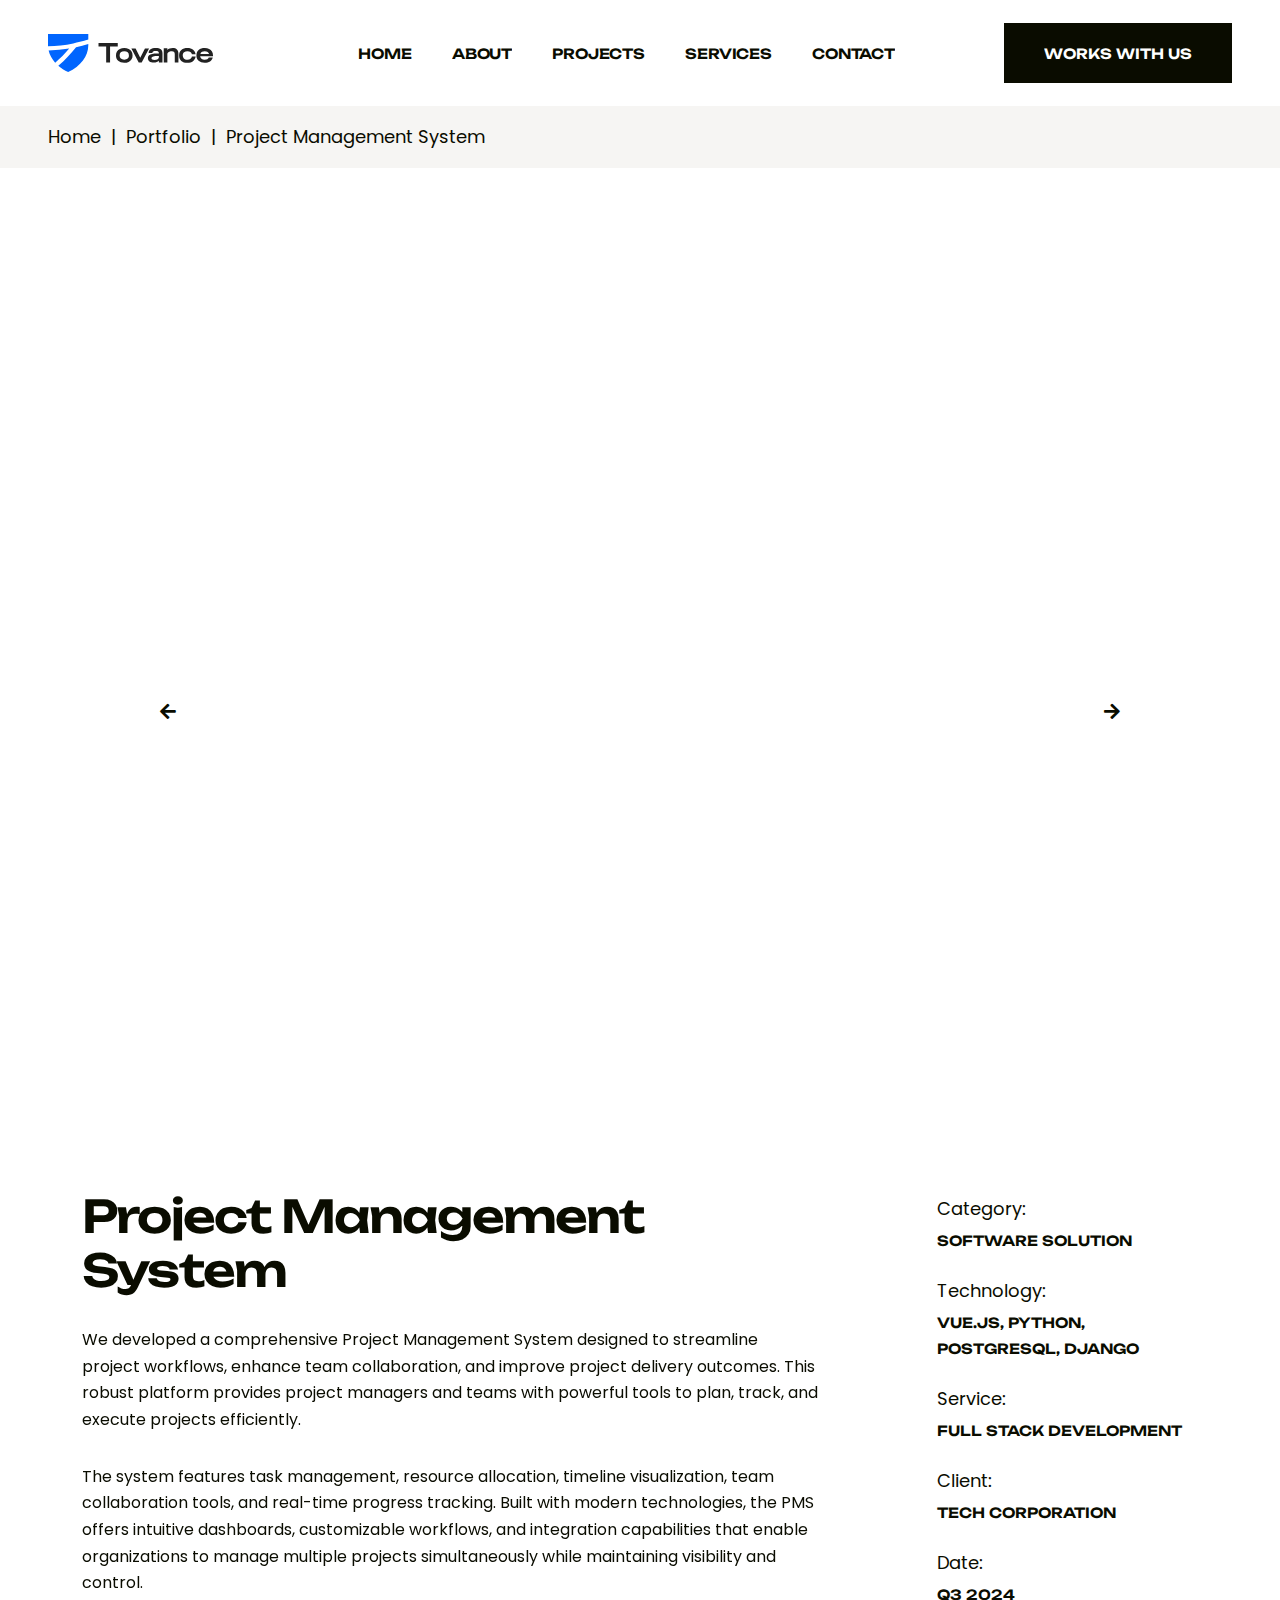
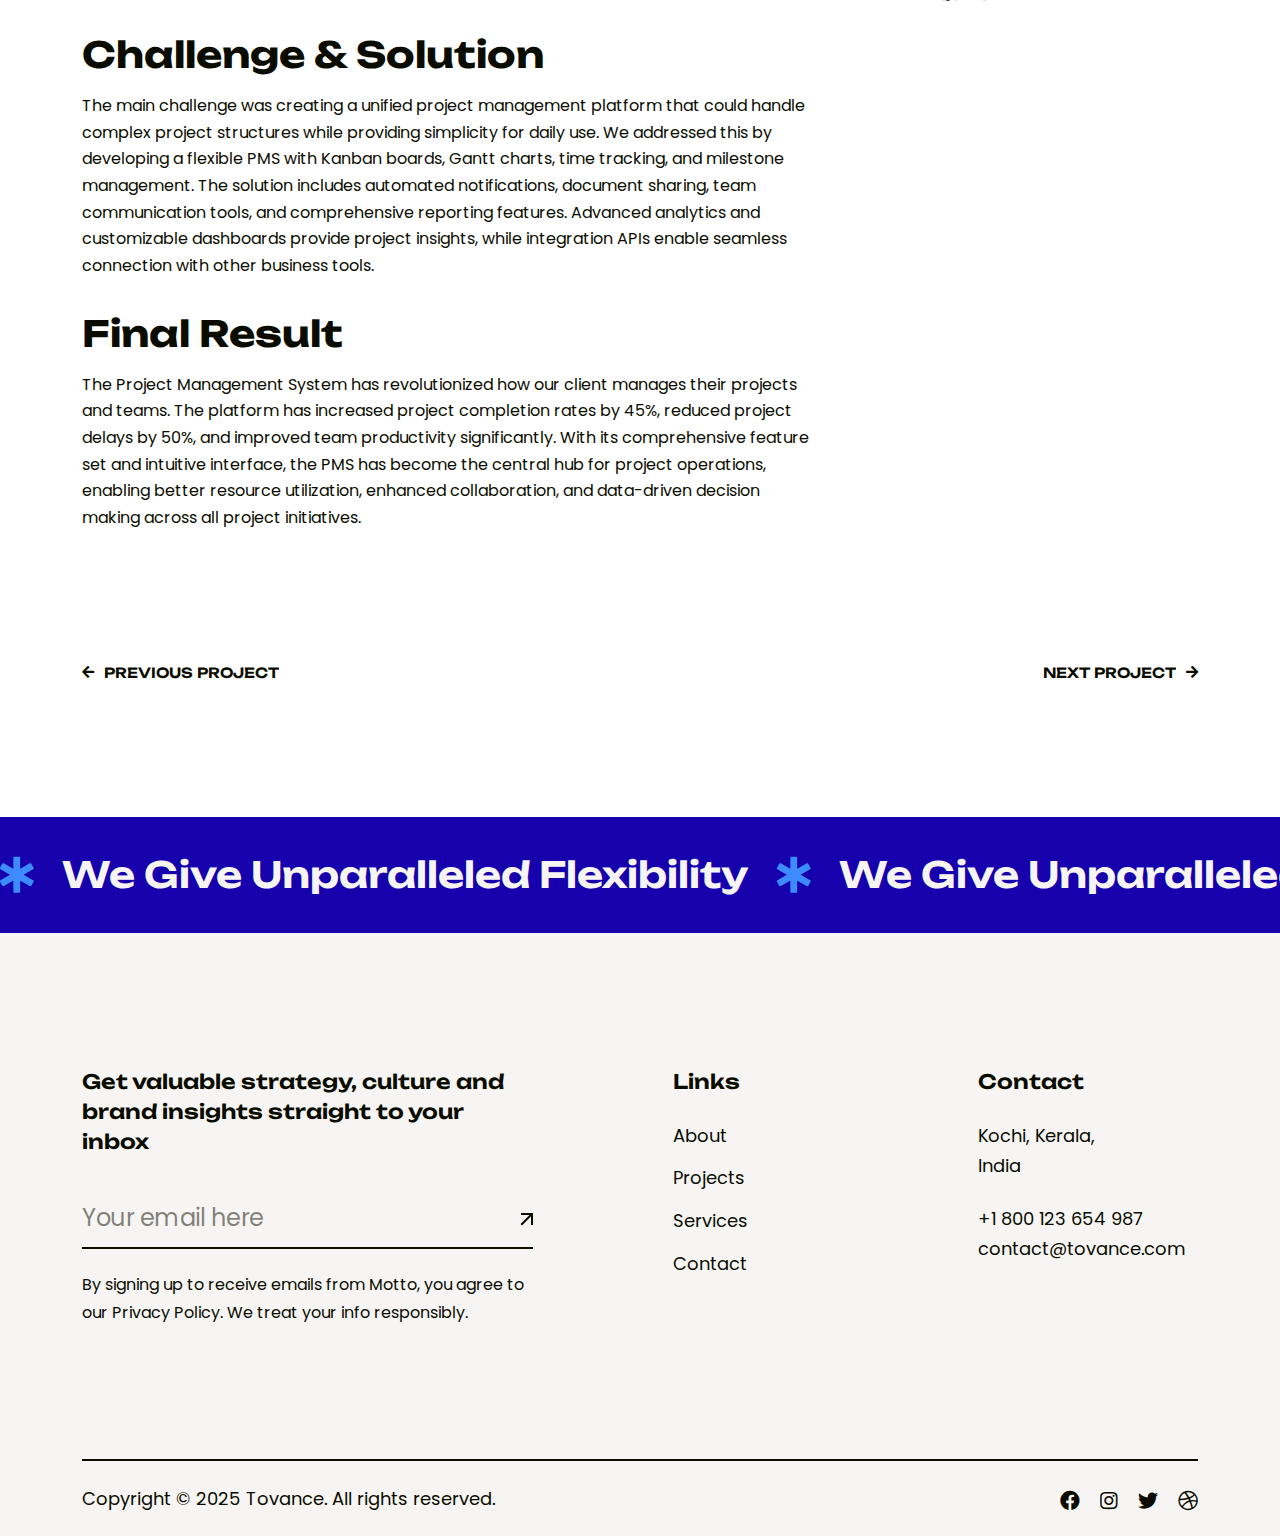
<file: project-details-pms.html>
<!doctype html>
<html class="no-js" lang="zxx">

<head>
    <meta charset="utf-8">
    <meta http-equiv="x-ua-compatible" content="ie=edge">
    <title>Project Management System - Project Details</title>
    <meta name="description" content="Project Management System - Project Details">
    <meta name="keywords" content="PMS, Project Management, Software Solution">
    <meta name="robots" content="INDEX,FOLLOW">

    <!-- Mobile Specific Metas -->
    <meta name="viewport" content="width=device-width, initial-scale=1, shrink-to-fit=no">

    <!-- Favicons - Place favicon.ico in the root directory -->
    <link rel="icon" type="image/png" sizes="32x32" href="assets/img/favicons/favicon.png">
    <meta name="msapplication-TileColor" content="#ffffff">
    <meta name="msapplication-TileImage" content="assets/img/favicons/ms-icon-144x144.png">
    <meta name="theme-color" content="#ffffff">

    <!--==============================
	  Google Fonts
	============================== -->
    <link rel="preconnect" href="https://fonts.googleapis.com">
    <link rel="preconnect" href="https://fonts.gstatic.com" crossorigin>
    <link href="https://fonts.googleapis.com/css2?family=Poppins:wght@300;400;500;600;700;800&family=Unbounded:wght@400;500;600;700&display=swap" rel="stylesheet">



    <!--==============================
	    All CSS File
	============================== -->
    <link rel="stylesheet" href="assets/css/bootstrap.min.css">
    <link rel="stylesheet" href="assets/css/all.min.css">
    <link rel="stylesheet" href="assets/css/magnific-popup.min.css">
    <link rel="stylesheet" href="assets/css/slick.min.css">
    <link rel="stylesheet" href="assets/css/animate.min.css">
    <link rel="stylesheet" href="assets/css/imageRevealHover.css">
    <!-- Theme Custom CSS -->
    <link rel="stylesheet" href="assets/css/style.css">

</head>

<body>
    <!--********************************
   		Code Start From Here
	******************************** -->




    <!--==============================
     Preloader
    ==============================-->
    <div class="preloader">
        <div class="preloader-inner">
            <span></span>
            <span></span>
            <span></span>
            <span></span>
        </div>
    </div>

    <div class="popup-search-box">
        <button class="searchClose"><img src="assets/img/icon/close.svg" alt="img"></button>
        <form action="#">
            <input type="text" placeholder="Search Here..">
            <button type="submit"><img src="assets/img/icon/search-white.svg" alt="img"></button>
        </form>
    </div>

    <div class="sidemenu-wrapper">
        <div class="sidemenu-content">
            <button class="closeButton sideMenuCls"><img src="assets/img/icon/close.svg" alt="icon"></button>
            <div class="widget footer-widget">
                <div class="widget-about">
                    <div class="footer-logo">
                        <a href="index.html"><img src="assets/img/logo-white.svg" alt="Ovation"></a>
                    </div>
                    <p class="about-text">We are digital agency that helps businesses develop immersive and engaging</p>
                    <div class="sidebar-wrap">
                        <h6>Kochi, Kerala,</h6>
                        <h6>India</h6>
                    </div>
                    <div class="sidebar-wrap">
                        <h6><a href="tel:1800123654987">+1 800 123 654 987 </a></h6>
                        <h6><a href="mailto:contact@tovance.com">contact@tovance.com</a></h6>
                    </div>
                    <div class="social-btn style2">
                        <a href="https://www.facebook.com/">
                            <span class="link-effect">
                                <span class="effect-1"><i class="fab fa-facebook"></i></span>
                                <span class="effect-1"><i class="fab fa-facebook"></i></span>
                            </span>
                        </a>
                        <a href="https://instagram.com/">
                            <span class="link-effect">
                                <span class="effect-1"><i class="fab fa-instagram"></i></span>
                                <span class="effect-1"><i class="fab fa-instagram"></i></span>
                            </span>
                        </a>
                        <a href="https://twitter.com/">
                            <span class="link-effect">
                                <span class="effect-1"><i class="fab fa-twitter"></i></span>
                                <span class="effect-1"><i class="fab fa-twitter"></i></span>
                            </span>
                        </a>
                        <a href="https://dribbble.com/">
                            <span class="link-effect">
                                <span class="effect-1"><i class="fab fa-dribbble"></i></span>
                                <span class="effect-1"><i class="fab fa-dribbble"></i></span>
                            </span>
                        </a>
                    </div>
                </div>
            </div>
            <div class="d-flex justify-content-end">
                <a href="contact.html" class="chat-btn gsap-magnetic">Let's Talk with us</a>
            </div>
        </div>
    </div>
    <!--==============================
    Mobile Menu
    ============================== -->
    <div class="mobile-menu-wrapper">
        <div class="mobile-menu-area">
            <button class="menu-toggle"><i class="fas fa-times"></i></button>
            <div class="mobile-logo">
                <a href="index.html"><img src="assets/img/logo.svg" alt="Ovation"></a>
            </div>
            <div class="mobile-menu">
                <ul>
                    <li class="menu-item-has-children">
                        <a href="#">Home</a>
                        <ul class="sub-menu">
                            <li><a href="index.html">Digital Agency</a></li>
                            <li><a href="home-2.html">Creative Agency</a></li>
                            <li><a href="home-3.html">Design Studio</a></li>
                            <li><a href="home-4.html">Digital Marketing</a></li>
                            <li><a href="home-5.html">Modern Agency</a></li>
                            <li><a href="home-6.html">Creative Studio</a></li>
                            <li><a href="home-7.html">Startup Agency</a></li>
                            <li><a href="home-8.html">Personal Portfolio</a></li>
                            <li><a href="home-9.html">Portfolio Showcase</a></li>
                            <li><a href="home-10.html">Interactive Link</a></li>
                            <li><a href="home-11.html">Showcase Carousel</a></li>
                            <li><a href="home-12.html">Fullscreen Slideshow</a></li>
                            <li><a href="home-13.html">Branding Agency</a></li>
                            <li><a href="home-14.html">Marketing Agency</a></li>
                            <li><a href="home-15.html">Web Studio</a></li>
                            <li><a href="home-16.html">Agency Classic</a></li>
                            <li><a href="home-17.html">AI Startup</a></li>
                            <li><a href="home-18.html">Agency Shop</a></li>
                        </ul>
                    </li>
                    <li class="menu-item-has-children">
                        <a href="#">Pages</a>
                        <ul class="sub-menu">
                            <li><a href="about.html">About Page</a></li>
                            <li class="menu-item-has-children"><a href="service.html">Service Page</a>
                                <ul class="sub-menu">
                                    <li><a href="service.html">Service Version 1</a></li>
                                    <li><a href="service-2.html">Service Version 2</a></li>
                                    <li><a href="service-3.html">Service Version 3</a></li>
                                    <li><a href="service-details.html">Service Details Page</a></li>
                                </ul>
                            </li>
                            <li><a href="service-details.html">Service Details</a></li>
                            <li><a href="team.html">Team Page</a></li>
                            <li><a href="team-details.html">Team Details Page</a></li>
                            <li><a href="pricing.html">Pricing Page</a></li>
                            <li class="menu-item-has-children"><a href="shop.html">Shop</a>
                                <ul class="sub-menu">
                                    <li><a href="shop.html">Shop Page</a></li>
                                    <li><a href="shop-details.html">Shop Details</a></li>
                                    <li><a href="cart.html">Cart Page</a></li>
                                    <li><a href="checkout.html">Checkout</a></li>
                                </ul>
                            </li>
                            <li><a href="faq.html">FAQ Page</a></li>
                            <li><a href="error.html">Error Page</a></li>
                        </ul>
                    </li>
                    <li class="menu-item-has-children">
                        <a href="#">Portfolio</a>
                        <ul class="sub-menu">
                            <li><a href="project.html">Portfolio Masonary</a></li>
                            <li><a href="project-2.html">Portfolio Pinterest</a></li>
                            <li><a href="project-3.html">Portfolio Gallery</a></li>
                            <li><a href="project-4.html">Portfolio Full Width</a></li>
                            <li><a href="project-5.html">Portfolio Slider</a></li>
                            <li><a href="project-6.html">Portfolio Interactive</a></li>
                            <li class="active"><a href="project-details.html">Portfolio Details</a></li>
                        </ul>
                    </li>
                    <li class="menu-item-has-children">
                        <a href="#">Blog</a>
                        <ul class="sub-menu">
                            <li><a href="blog.html">Blog Standard</a></li>
                            <li><a href="blog-2.html">Blog 2 Column</a></li>
                            <li><a href="blog-details.html">Blog Details</a></li>
                        </ul>
                    </li>
                    <li>
                        <a href="contact.html">Contact</a>
                    </li>
                </ul>
            </div>
            <div class="sidebar-wrap">
                <h6>27 Division St, New York,</h6>
                <h6>NY 10002, USA</h6>
            </div>
            <div class="sidebar-wrap">
                <h6><a href="tel:1800123654987">+1 800 123 654 987 </a></h6>
                <h6><a href="mailto:contact@tovance.com">contact@tovance.com</a></h6>
            </div>
            <div class="social-btn style3">
                <a href="https://www.facebook.com/">
                    <span class="link-effect">
                        <span class="effect-1"><i class="fab fa-facebook"></i></span>
                        <span class="effect-1"><i class="fab fa-facebook"></i></span>
                    </span>
                </a>
                <a href="https://instagram.com/">
                    <span class="link-effect">
                        <span class="effect-1"><i class="fab fa-instagram"></i></span>
                        <span class="effect-1"><i class="fab fa-instagram"></i></span>
                    </span>
                </a>
                <a href="https://twitter.com/">
                    <span class="link-effect">
                        <span class="effect-1"><i class="fab fa-twitter"></i></span>
                        <span class="effect-1"><i class="fab fa-twitter"></i></span>
                    </span>
                </a>
                <a href="https://dribbble.com/">
                    <span class="link-effect">
                        <span class="effect-1"><i class="fab fa-dribbble"></i></span>
                        <span class="effect-1"><i class="fab fa-dribbble"></i></span>
                    </span>
                </a>
            </div>
        </div>
    </div>
    <!--==============================
	Header Area
    ==============================-->
    <header class="nav-header header-layout3 bg-white">
        <div class="sticky-wrapper">
            <!-- Main Menu Area -->
            <div class="menu-area">
                <div class="container-fluid">
                    <div class="row align-items-center justify-content-between">
                        <div class="col-auto">
                            <div class="header-logo">
                                <a href="index.html"><img src="assets/img/logo.svg" alt="logo"></a>
                            </div>
                        </div>
                        <div class="col-auto ms-auto">
                            <nav class="main-menu d-none d-lg-inline-block">
                                <ul>
                                    <li class="">
                                        <a href="index.html">
                                            <span class="link-effect">
                                                <span class="effect-1">HOME</span>
                                                <span class="effect-1">HOME</span>
                                            </span>
                                        </a>
                                    </li>
                                    <li class="">
                                        <a href="about.html">
                                            <span class="link-effect">
                                                <span class="effect-1">ABOUT</span>
                                                <span class="effect-1">ABOUT</span>
                                            </span>
                                        </a>
                                    </li>
                                    <li class="">
                                        <a href="project.html">
                                            <span class="link-effect">
                                                <span class="effect-1">PROJECTS</span>
                                                <span class="effect-1">PROJECTS</span>
                                            </span>
                                        </a>
                                    </li>
                                    <li class="">
                                        <a href="service.html">
                                            <span class="link-effect">
                                                <span class="effect-1">SERVICES</span>
                                                <span class="effect-1">SERVICES</span>
                                            </span>
                                        </a>
                                    </li>
                                    <li class="">
                                        <a href="contact.html">
                                            <span class="link-effect">
                                                <span class="effect-1">CONTACT</span>
                                                <span class="effect-1">CONTACT</span>
                                            </span>
                                        </a>
                                    </li>
                                    
                                </ul>
                            </nav>
                            <div class="navbar-right d-inline-flex d-lg-none">
                                <button type="button" class="menu-toggle sidebar-btn">
                                    <span class="line"></span>
                                    <span class="line"></span>
                                    <span class="line"></span>
                                </button>
                            </div>
                        </div>
                        <div class="col-auto d-none d-lg-block">
                            <div class="header-button">
                                <a href="project.html" class="btn">
                                    <span class="link-effect">
                                        <span class="effect-1">WORKS WITH US</span>
                                        <span class="effect-1">WORKS WITH US</span>
                                    </span>
                                </a>
                            </div>
                        </div>
                    </div>
                </div>
            </div>
        </div>
    </header>

    <!--==============================
    Breadcumb
    ============================== -->
    <div class="breadcumb-wrapper style2 bg-smoke">
        <div class="container-fluid">
            <div class="breadcumb-content">
                <ul class="breadcumb-menu">
                    <li><a href="index.html">Home</a></li>
                    <li><a href="home-2.html">Portfolio</a></li>
                    <li>Project Management System</li>
                </ul>
            </div>
        </div>
    </div>

    <!--==============================
    Project Details Page Area
    ==============================-->
    <div class="project-details-page-area space">
        <div class="container">
            <div class="row global-carousel default" data-arrows="true" data-xl-arrows="true" data-ml-arrows="true" data-lg-arrows="true" data-md-arrows="true">
                <div class="col-xl-12">
                    <div class="project-inner-thumb mb-80 wow img-custom-anim-top">
                        <img class="w-100" src="assets/img/portfolio/portfolio2_2.jpg" alt="img">
                    </div>
                </div>
                <div class="col-xl-12">
                    <div class="project-inner-thumb mb-80 wow img-custom-anim-top">
                        <img class="w-100" src="assets/img/portfolio/portfolio_inner_2.png" alt="img">
                    </div>
                </div>
            </div>
            <div class="row justify-content-between flex-row-reverse">
                <div class="col-xl-3 col-lg-4">
                    <div class="project-details-info mb-lg-0 mb-40">
                        <ul class="list-wrap">
                            <li><span>Category:</span>Software Solution</li>
                            <li><span>Technology:</span>Vue.js, Python, PostgreSQL, Django</li>
                            <li><span>Service:</span>Full Stack Development</li>
                            <li><span>Client:</span>Tech Corporation</li>
                            <li><span>Date:</span>Q3 2024</li>
                        </ul>
                    </div>
                </div>
                <div class="col-lg-8">
                    <div class="title-area mb-35">
                        <h2 class="sec-title">Project Management System</h2>
                        <p class="sec-text mt-30">We developed a comprehensive Project Management System designed to streamline project workflows, enhance team collaboration, and improve project delivery outcomes. This robust platform provides project managers and teams with powerful tools to plan, track, and execute projects efficiently.</p>
                        <p class="sec-text mt-30">The system features task management, resource allocation, timeline visualization, team collaboration tools, and real-time progress tracking. Built with modern technologies, the PMS offers intuitive dashboards, customizable workflows, and integration capabilities that enable organizations to manage multiple projects simultaneously while maintaining visibility and control.</p>
                    </div>
                    <h3>Challenge & Solution</h3>
                    <p class="sec-text mb-n1">The main challenge was creating a unified project management platform that could handle complex project structures while providing simplicity for daily use. We addressed this by developing a flexible PMS with Kanban boards, Gantt charts, time tracking, and milestone management. The solution includes automated notifications, document sharing, team communication tools, and comprehensive reporting features. Advanced analytics and customizable dashboards provide project insights, while integration APIs enable seamless connection with other business tools.</p>
                    <h3 class="mt-35">Final Result</h3>
                    <p class="sec-text mb-n1">The Project Management System has revolutionized how our client manages their projects and teams. The platform has increased project completion rates by 45%, reduced project delays by 50%, and improved team productivity significantly. With its comprehensive feature set and intuitive interface, the PMS has become the central hub for project operations, enabling better resource utilization, enhanced collaboration, and data-driven decision making across all project initiatives.</p>
                </div>
                <div class="col-lg-12">
                    <div class="inner__page-nav space-top mt-n1 mb-n1">
                        <a href="project-details-crm.html" class="nav-btn">
                            <i class="fa fa-arrow-left"></i> <span><span class="link-effect">
                                <span class="effect-1">Previous Project</span>
                                <span class="effect-1">Previous Project</span>
                            </span></span>
                        </a>
                        <a href="project-details-hrms.html" class="nav-btn"><span><span class="link-effect">
                            <span class="effect-1">Next Project</span>
                            <span class="effect-1">Next Project</span>
                        </span></span>
                            <i class="fa fa-arrow-right"></i>
                        </a>
                    </div>
                </div>
            </div>
        </div>
    </div>

    <!--==============================
    Marquee Area
    ==============================-->
    <div class="container-fluid p-0 overflow-hidden">
        <div class="slider__marquee clearfix marquee-wrap">
            <div class="marquee_mode marquee__group">
                <h6 class="item m-item"><a href="#"><i class="fas fa-star-of-life"></i> We Give Unparalleled Flexibility</a></h6>
                <h6 class="item m-item"><a href="#"><i class="fas fa-star-of-life"></i> We Give Unparalleled Flexibility</a></h6>
                <h6 class="item m-item"><a href="#"><i class="fas fa-star-of-life"></i> We Give Unparalleled Flexibility</a></h6>
                <h6 class="item m-item"><a href="#"><i class="fas fa-star-of-life"></i> We Give Unparalleled Flexibility</a></h6>
            </div>
        </div>
    </div>

    <!--==============================
        Footer Area
    ==============================-->
    <footer class="footer-wrapper footer-layout2 overflow-hidden">
        <div class="container">
            <div class="widget-area space-top">
                <div class="row justify-content-between">
                    <div class="col-md-6 col-xl-5 col-lg-6">
                        <div class="widget widget-newsletter footer-widget">
                            <h3 class="widget_title">Get valuable strategy, culture and brand insights straight to your inbox</h3>
                            <form class="newsletter-form">
                                <div class="form-group">
                                    <input class="form-control" type="email" placeholder="Your email here" required="">
                                </div>
                                <button type="submit" class="btn"><img src="assets/img/icon/arrow-left-top.svg" alt=""></button>
                            </form>
                            <p>By signing up to receive emails from Motto, you agree to our Privacy Policy. We treat your info responsibly.</p>
                        </div>
                    </div>
                    <div class="col-md-3 col-xl-2 col-lg-3">
                        <div class="widget widget_nav_menu footer-widget">
                            <h3 class="widget_title">Links</h3>
                            <div class="menu-all-pages-container list-column2">
                                <ul class="menu">
                                    <li><a href="about.html">About</a></li>
                                    <li><a href="project.html">Projects</a></li>
                                    <li><a href="service.html">Services</a></li>
                                    <li><a href="contact.html">Contact</a></li>
                                </ul>
                            </div>
                        </div>
                    </div>
                    <div class="col-md-6 col-xl-auto col-lg-4">
                        <div class="widget footer-widget widget-contact">
                            <h3 class="widget_title">Contact</h3>
                            <ul class="contact-info-list">
                                <li>Kochi, Kerala, <br> India</li>
                                <li>
                                    <a href="tel:1800123654987">+1 800 123 654 987</a>
                                    <a href="mailto:contact@tovance.com">contact@tovance.com</a>
                                </li>
                            </ul>
                        </div>
                    </div>
                </div>
            </div>
        </div>
        <div class="container">
            <div class="copyright-wrap">
                <div class="row gy-3 justify-content-between align-items-center">
                    <div class="col-md-6">
                        <p class="copyright-text">Copyright © 2025
                            <a href="index.html">Tovance</a>. All rights reserved.
                        </p>

                    </div>
                    <div class="col-md-6 align-self-center">
                        <div class="social-btn style3 justify-content-md-end">
                            <a href="https://www.facebook.com/">
                                <span class="link-effect">
                                    <span class="effect-1"><i class="fab fa-facebook"></i></span>
                                    <span class="effect-1"><i class="fab fa-facebook"></i></span>
                                </span>
                            </a>
                            <a href="https://instagram.com/">
                                <span class="link-effect">
                                    <span class="effect-1"><i class="fab fa-instagram"></i></span>
                                    <span class="effect-1"><i class="fab fa-instagram"></i></span>
                                </span>
                            </a>
                            <a href="https://twitter.com/">
                                <span class="link-effect">
                                    <span class="effect-1"><i class="fab fa-twitter"></i></span>
                                    <span class="effect-1"><i class="fab fa-twitter"></i></span>
                                </span>
                            </a>
                            <a href="https://dribbble.com/">
                                <span class="link-effect">
                                    <span class="effect-1"><i class="fab fa-dribbble"></i></span>
                                    <span class="effect-1"><i class="fab fa-dribbble"></i></span>
                                </span>
                            </a>
                        </div>
                    </div>
                </div>
            </div>
        </div>
    </footer>

    <!--********************************
			Code End  Here
	******************************** -->

    <!-- Scroll To Top -->
    <div class="scroll-top">
        <svg class="progress-circle svg-content" width="100%" height="100%" viewBox="-1 -1 102 102">
            <path d="M50,1 a49,49 0 0,1 0,98 a49,49 0 0,1 0,-98" style="transition: stroke-dashoffset 10ms linear 0s; stroke-dasharray: 307.919, 307.919; stroke-dashoffset: 307.919;"></path>
        </svg>
    </div>


    <!-- Jquery -->
    <script src="assets/js/vendor/jquery-3.6.0.min.js"></script>
    <script src="assets/js/slick.min.js"></script>
    <script src="assets/js/bootstrap.min.js"></script>
    <script src="assets/js/jquery.magnific-popup.min.js"></script>
    <script src="assets/js/jquery.counterup.min.js"></script>
    <script src="assets/js/imagesloaded.pkgd.min.js"></script>
    <script src="assets/js/isotope.pkgd.min.js"></script>
    <script src="assets/js/gsap.min.js"></script>
<script src="assets/js/ScrollTrigger.min.js"></script>
    <script src="assets/js/sticky-kit.min.js"></script>

    
    <script src="assets/js/imageRevealHover.js"></script>
    <script src="assets/js/jarallax.min.js"></script>
    <script src="assets/js/jquery.marquee.min.js"></script>
    <script src="assets/js/jquery-ui.min.js"></script>
    <script src="assets/js/waypoints.js"></script>
    <script src="assets/js/wow.js"></script>

    <!-- Main Js File -->
    <script src="assets/js/main.js"></script>
</body>

</html>
</file>
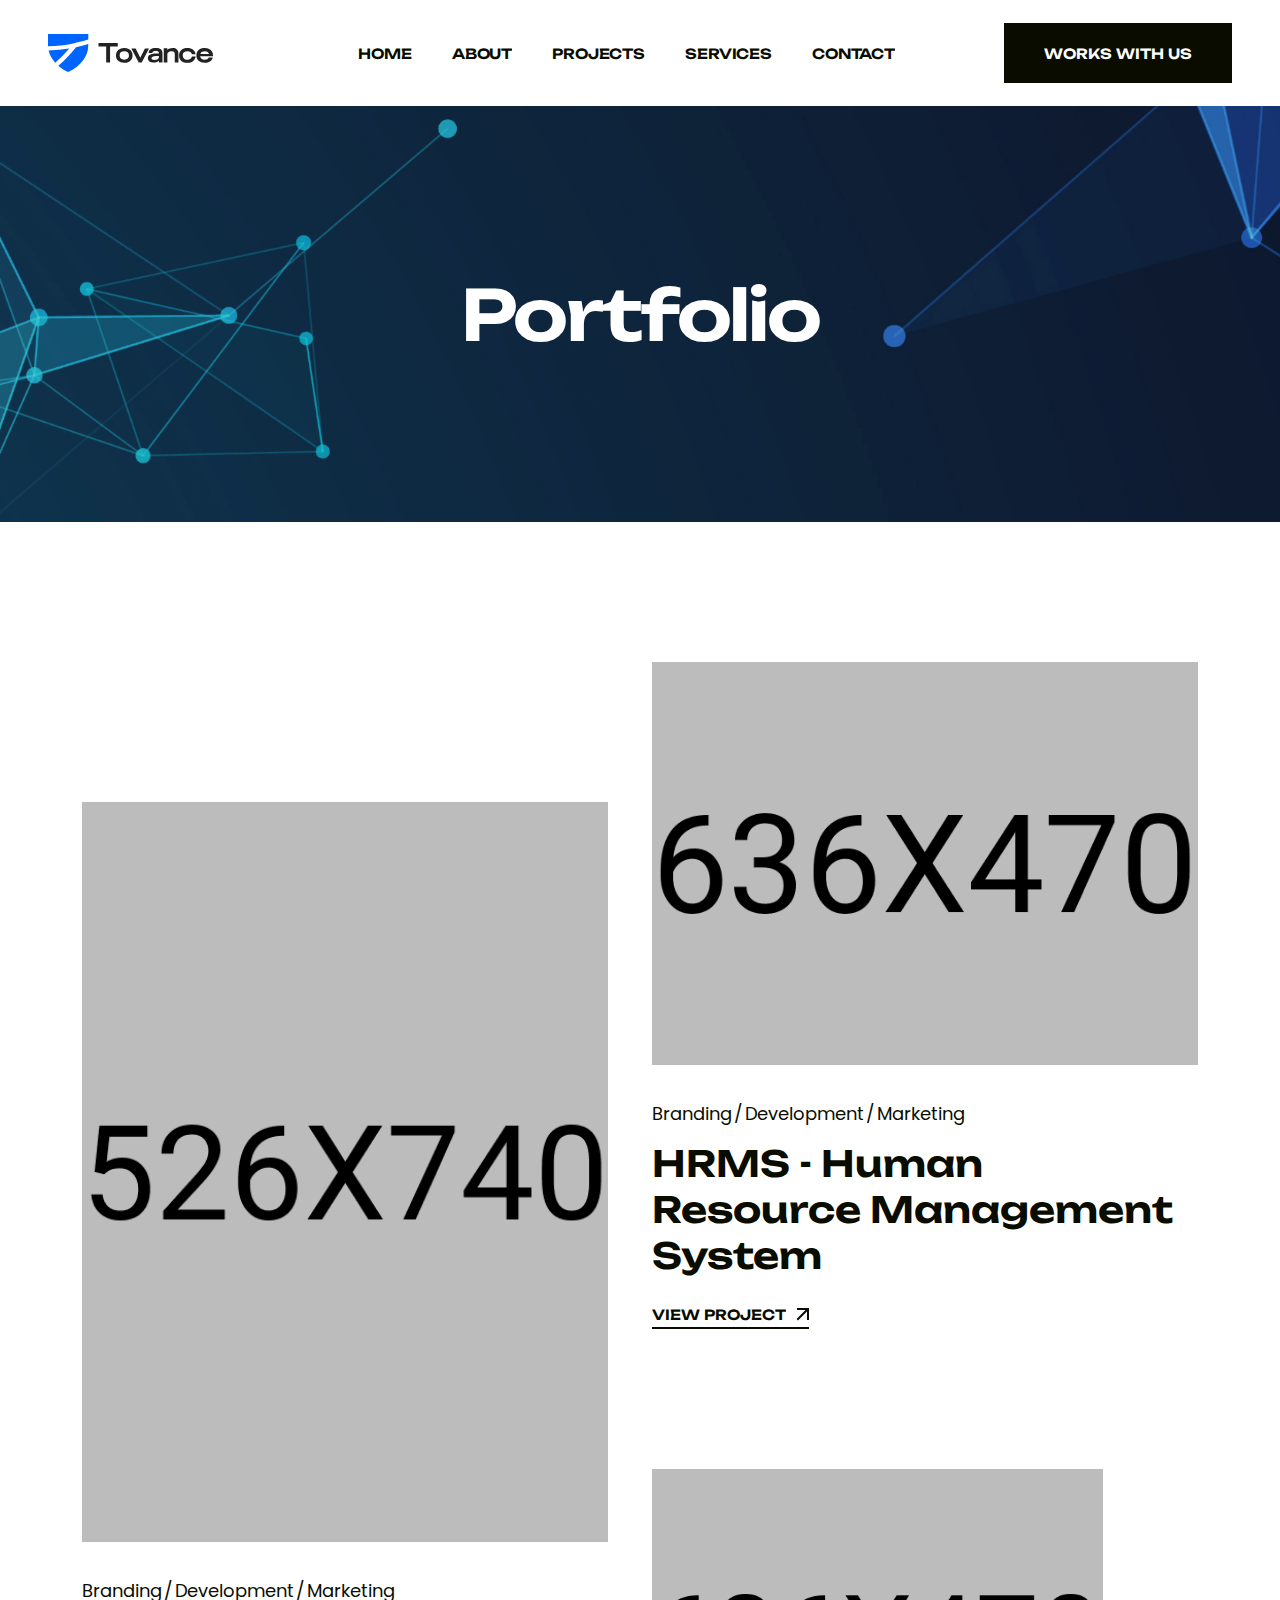
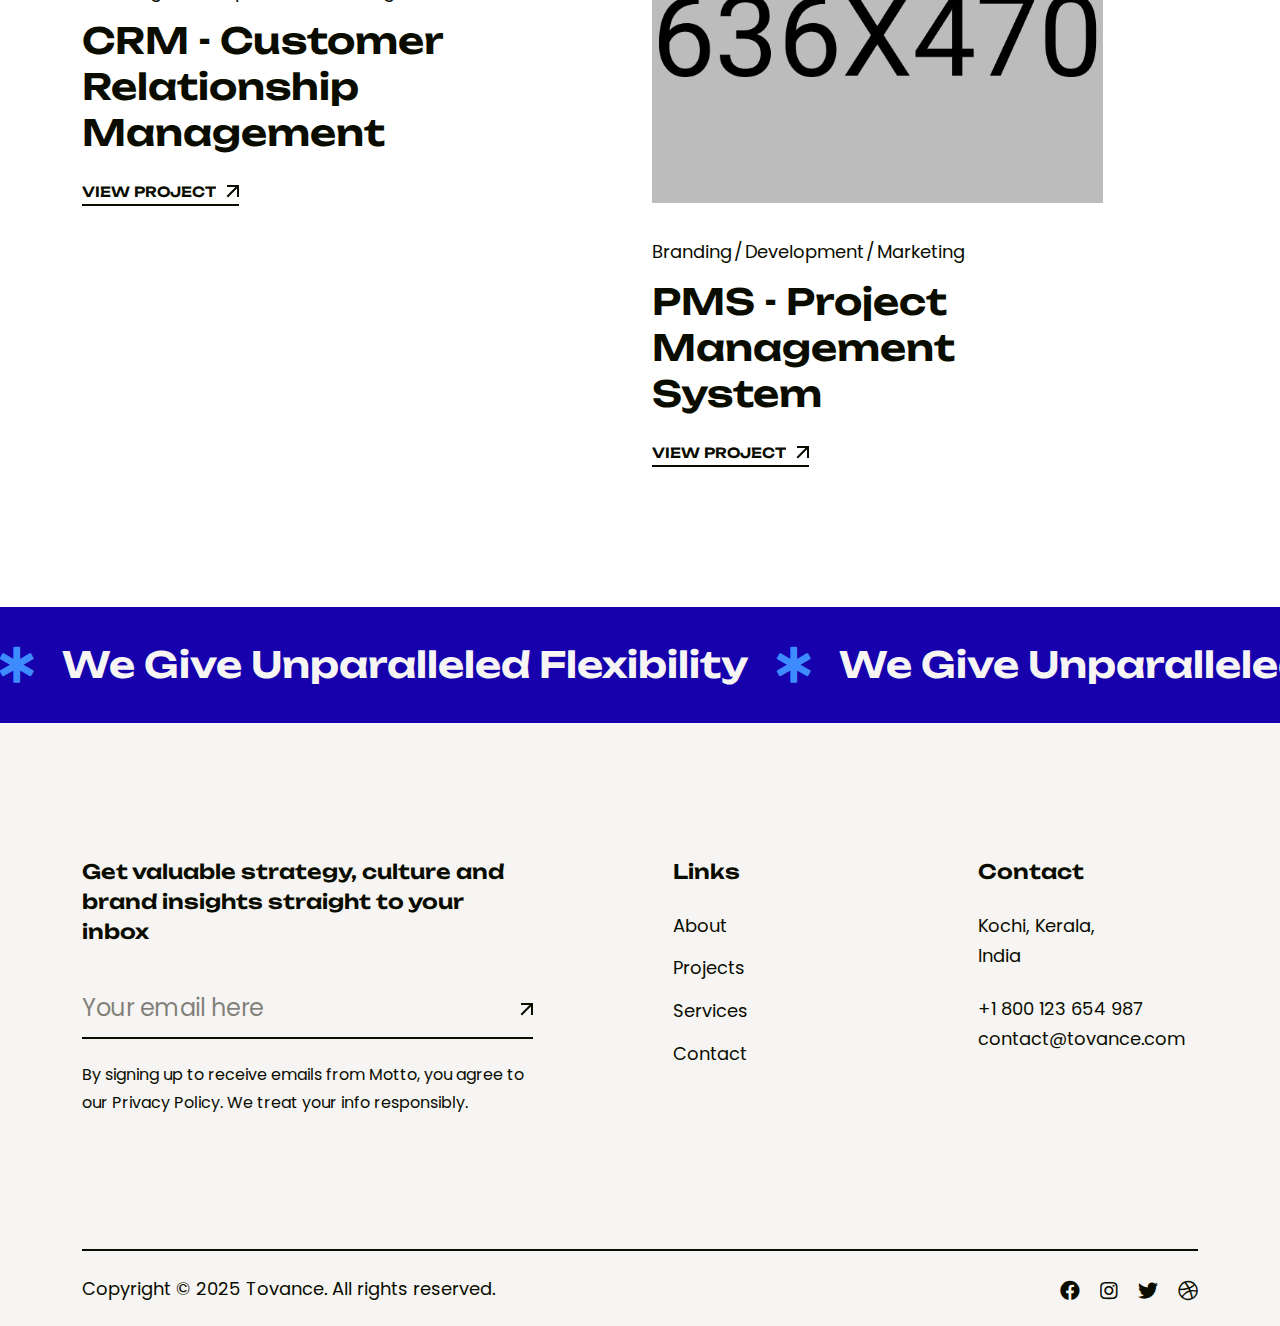
<file: project.html>
<!doctype html>
<html class="no-js" lang="zxx">

<head>
    <meta charset="utf-8">
    <meta http-equiv="x-ua-compatible" content="ie=edge">
    <title>Frisk - Creative Agency & Portfolio HTML Template</title>
    <meta name="description" content="Frisk - Creative Agency & Portfolio HTML Template">
    <meta name="keywords" content="Frisk - Creative Agency & Portfolio HTML Template">
    <meta name="robots" content="INDEX,FOLLOW">

    <!-- Mobile Specific Metas -->
    <meta name="viewport" content="width=device-width, initial-scale=1, shrink-to-fit=no">

    <!-- Favicons - Place favicon.ico in the root directory -->
    <link rel="icon" type="image/png" sizes="32x32" href="assets/img/favicons/favicon.png">
    <meta name="msapplication-TileColor" content="#ffffff">
    <meta name="msapplication-TileImage" content="assets/img/favicons/ms-icon-144x144.png">
    <meta name="theme-color" content="#ffffff">

    <!--==============================
	  Google Fonts
	============================== -->
    <link rel="preconnect" href="https://fonts.googleapis.com">
    <link rel="preconnect" href="https://fonts.gstatic.com" crossorigin>
    <link href="https://fonts.googleapis.com/css2?family=Poppins:wght@300;400;500;600;700;800&family=Unbounded:wght@400;500;600;700&display=swap" rel="stylesheet">



    <!--==============================
	    All CSS File
	============================== -->
    <link rel="stylesheet" href="assets/css/bootstrap.min.css">
    <link rel="stylesheet" href="assets/css/all.min.css">
    <link rel="stylesheet" href="assets/css/magnific-popup.min.css">
    <link rel="stylesheet" href="assets/css/slick.min.css">
    <link rel="stylesheet" href="assets/css/animate.min.css">
    <link rel="stylesheet" href="assets/css/imageRevealHover.css">
    <!-- Theme Custom CSS -->
    <link rel="stylesheet" href="assets/css/style.css">

</head>

<body>
    <!--********************************
   		Code Start From Here
	******************************** -->




    <!--==============================
     Preloader
    ==============================-->
    <div class="preloader">
        <div class="preloader-inner">
            <span></span>
            <span></span>
            <span></span>
            <span></span>
        </div>
    </div>

    <div class="popup-search-box">
        <button class="searchClose"><img src="assets/img/icon/close.svg" alt="img"></button>
        <form action="#">
            <input type="text" placeholder="Search Here..">
            <button type="submit"><img src="assets/img/icon/search-white.svg" alt="img"></button>
        </form>
    </div>

    <div class="sidemenu-wrapper">
        <div class="sidemenu-content">
            <button class="closeButton sideMenuCls"><img src="assets/img/icon/close.svg" alt="icon"></button>
            <div class="widget footer-widget">
                <div class="widget-about">
                    <div class="footer-logo">
                        <a href="index.html"><img src="assets/img/logo-white.svg" alt="Ovation"></a>
                    </div>
                    <p class="about-text">We are digital agency that helps businesses develop immersive and engaging</p>
                    <div class="sidebar-wrap">
                        <h6>Kochi, Kerala,</h6>
                        <h6>India</h6>
                    </div>
                    <div class="sidebar-wrap">
                        <h6><a href="tel:1800123654987">+1 800 123 654 987 </a></h6>
                        <h6><a href="mailto:contact@tovance.com">contact@tovance.com</a></h6>
                    </div>
                    <div class="social-btn style2">
                        <a href="https://www.facebook.com/">
                            <span class="link-effect">
                                <span class="effect-1"><i class="fab fa-facebook"></i></span>
                                <span class="effect-1"><i class="fab fa-facebook"></i></span>
                            </span>
                        </a>
                        <a href="https://instagram.com/">
                            <span class="link-effect">
                                <span class="effect-1"><i class="fab fa-instagram"></i></span>
                                <span class="effect-1"><i class="fab fa-instagram"></i></span>
                            </span>
                        </a>
                        <a href="https://twitter.com/">
                            <span class="link-effect">
                                <span class="effect-1"><i class="fab fa-twitter"></i></span>
                                <span class="effect-1"><i class="fab fa-twitter"></i></span>
                            </span>
                        </a>
                        <a href="https://dribbble.com/">
                            <span class="link-effect">
                                <span class="effect-1"><i class="fab fa-dribbble"></i></span>
                                <span class="effect-1"><i class="fab fa-dribbble"></i></span>
                            </span>
                        </a>
                    </div>
                </div>
            </div>
            <div class="d-flex justify-content-end">
                <a href="contact.html" class="chat-btn gsap-magnetic">Let’s Talk with us</a>
            </div>
        </div>
    </div>
    <!--==============================
    Mobile Menu
    ============================== -->
    <div class="mobile-menu-wrapper">
        <div class="mobile-menu-area">
            <button class="menu-toggle"><i class="fas fa-times"></i></button>
            <div class="mobile-logo">
                <a href="index.html"><img src="assets/img/logo.svg" alt="Ovation"></a>
            </div>
            <div class="mobile-menu">
                <ul>
                    <li class="menu-item-has-children">
                        <a href="#">Home</a>
                        <ul class="sub-menu">
                            <li><a href="index.html">Digital Agency</a></li>
                            <li><a href="home-2.html">Creative Agency</a></li>
                            <li><a href="home-3.html">Design Studio</a></li>
                            <li><a href="home-4.html">Digital Marketing</a></li>
                            <li><a href="home-5.html">Modern Agency</a></li>
                            <li><a href="home-6.html">Creative Studio</a></li>
                            <li><a href="home-7.html">Startup Agency</a></li>
                            <li><a href="home-8.html">Personal Portfolio</a></li>
                            <li><a href="home-9.html">Portfolio Showcase</a></li>
                            <li><a href="home-10.html">Interactive Link</a></li>
                            <li><a href="home-11.html">Showcase Carousel</a></li>
                            <li><a href="home-12.html">Fullscreen Slideshow</a></li>
                            <li><a href="home-13.html">Branding Agency</a></li>
                            <li><a href="home-14.html">Marketing Agency</a></li>
                            <li><a href="home-15.html">Web Studio</a></li>
                            <li><a href="home-16.html">Agency Classic</a></li>
                            <li><a href="home-17.html">AI Startup</a></li>
                            <li><a href="home-18.html">Agency Shop</a></li>
                        </ul>
                    </li>
                    <li class="menu-item-has-children">
                        <a href="#">Pages</a>
                        <ul class="sub-menu">
                            <li><a href="about.html">About Page</a></li>
                            <li class="menu-item-has-children"><a href="service.html">Service Page</a>
                                <ul class="sub-menu">
                                    <li><a href="service.html">Service Version 1</a></li>
                                    <li><a href="service-3.html">Service Version 3</a></li>
                                    <li><a href="service-details.html">Service Details Page</a></li>
                                </ul>
                            </li>
                            <li><a href="service-details.html">Service Details</a></li>
                            <li><a href="team.html">Team Page</a></li>
                            <li><a href="team-details.html">Team Details Page</a></li>
                            <li><a href="pricing.html">Pricing Page</a></li>
                            <li class="menu-item-has-children"><a href="shop.html">Shop</a>
                                <ul class="sub-menu">
                                    <li><a href="shop.html">Shop Page</a></li>
                                    <li><a href="shop-details.html">Shop Details</a></li>
                                    <li><a href="cart.html">Cart Page</a></li>
                                    <li><a href="checkout.html">Checkout</a></li>
                                </ul>
                            </li>
                            <li><a href="faq.html">FAQ Page</a></li>
                            <li><a href="error.html">Error Page</a></li>
                        </ul>
                    </li>
                    <li class="menu-item-has-children">
                        <a href="#">Portfolio</a>
                        <ul class="sub-menu">
                            <li class="active"><a href="project.html">Portfolio Masonary</a></li>
                            <li><a href="project-2.html">Portfolio Pinterest</a></li>
                            <li><a href="project-3.html">Portfolio Gallery</a></li>
                            <li><a href="project-4.html">Portfolio Full Width</a></li>
                            <li><a href="project-5.html">Portfolio Slider</a></li>
                            <li><a href="project-6.html">Portfolio Interactive</a></li>
                            <li><a href="project-details-crm.html">CRM Project Details</a></li>
                            <li><a href="project-details-hrms.html">HRMS Project Details</a></li>
                            <li><a href="project-details-pms.html">PMS Project Details</a></li>
                        </ul>
                    </li>
                    <li class="menu-item-has-children">
                        <a href="#">Blog</a>
                        <ul class="sub-menu">
                            <li><a href="blog.html">Blog Standard</a></li>
                            <li><a href="blog-2.html">Blog 2 Column</a></li>
                            <li><a href="blog-details.html">Blog Details</a></li>
                        </ul>
                    </li>
                    <li>
                        <a href="contact.html">Contact</a>
                    </li>
                </ul>
            </div>
            <div class="sidebar-wrap">
                <h6>27 Division St, New York,</h6>
                <h6>NY 10002, USA</h6>
            </div>
            <div class="sidebar-wrap">
                <h6><a href="tel:1800123654987">+1 800 123 654 987 </a></h6>
                <h6><a href="mailto:contact@tovance.com">contact@tovance.com</a></h6>
            </div>
            <div class="social-btn style3">
                <a href="https://www.facebook.com/">
                    <span class="link-effect">
                        <span class="effect-1"><i class="fab fa-facebook"></i></span>
                        <span class="effect-1"><i class="fab fa-facebook"></i></span>
                    </span>
                </a>
                <a href="https://instagram.com/">
                    <span class="link-effect">
                        <span class="effect-1"><i class="fab fa-instagram"></i></span>
                        <span class="effect-1"><i class="fab fa-instagram"></i></span>
                    </span>
                </a>
                <a href="https://twitter.com/">
                    <span class="link-effect">
                        <span class="effect-1"><i class="fab fa-twitter"></i></span>
                        <span class="effect-1"><i class="fab fa-twitter"></i></span>
                    </span>
                </a>
                <a href="https://dribbble.com/">
                    <span class="link-effect">
                        <span class="effect-1"><i class="fab fa-dribbble"></i></span>
                        <span class="effect-1"><i class="fab fa-dribbble"></i></span>
                    </span>
                </a>
            </div>
        </div>
    </div>
    <!--==============================
	Header Area
    ==============================-->
    <header class="nav-header header-layout3 bg-white">
        <div class="sticky-wrapper">
            <!-- Main Menu Area -->
            <div class="menu-area">
                <div class="container-fluid">
                    <div class="row align-items-center justify-content-between">
                        <div class="col-auto">
                            <div class="header-logo">
                                <a href="index.html"><img src="assets/img/logo.svg" alt="logo"></a>
                            </div>
                        </div>
                        <div class="col-auto ms-auto">
                            <nav class="main-menu d-none d-lg-inline-block">
                                <ul>
                                    <li class="">
                                        <a href="index.html">
                                            <span class="link-effect">
                                                <span class="effect-1">HOME</span>
                                                <span class="effect-1">HOME</span>
                                            </span>
                                        </a>
                                    </li>
                                    <li class="">
                                        <a href="about.html">
                                            <span class="link-effect">
                                                <span class="effect-1">ABOUT</span>
                                                <span class="effect-1">ABOUT</span>
                                            </span>
                                        </a>
                                    </li>
                                    <li class="active">
                                        <a href="project.html">
                                            <span class="link-effect">
                                                <span class="effect-1">PROJECTS</span>
                                                <span class="effect-1">PROJECTS</span>
                                            </span>
                                        </a>
                                    </li>
                                    <li class="">
                                        <a href="service.html">
                                            <span class="link-effect">
                                                <span class="effect-1">SERVICES</span>
                                                <span class="effect-1">SERVICES</span>
                                            </span>
                                        </a>
                                    </li>
                                    <li class="">
                                        <a href="contact.html">
                                            <span class="link-effect">
                                                <span class="effect-1">CONTACT</span>
                                                <span class="effect-1">CONTACT</span>
                                            </span>
                                        </a>
                                    </li>
                                    
                                </ul>
                            </nav>
                            <div class="navbar-right d-inline-flex d-lg-none">
                                <button type="button" class="menu-toggle sidebar-btn">
                                    <span class="line"></span>
                                    <span class="line"></span>
                                    <span class="line"></span>
                                </button>
                            </div>
                        </div>
                        <div class="col-auto d-none d-lg-block">
                            <div class="header-button">
                                <a href="project.html" class="btn">
                                    <span class="link-effect">
                                        <span class="effect-1">WORKS WITH US</span>
                                        <span class="effect-1">WORKS WITH US</span>
                                    </span>
                                </a>
                            </div>
                        </div>
                    </div>
                </div>
            </div>
        </div>
    </header>

    <!--==============================
    Breadcumb
    ============================== -->
    <div class="breadcumb-wrapper " data-bg-src="assets/img/bg/breadcumb-bg1-7.jpg">
        <div class="container">
            <div class="breadcumb-content">
                <h1 class="breadcumb-title">Portfolio</h1>
            </div>
        </div>
    </div>

    <!--==============================
        Portfolio Area
    ==============================-->
    <div class="portfolio-area-1 space overflow-hidden">
        <div class="container">
            <div class="row justify-content-between masonary-active">
                <div class="col-lg-6 filter-item">
                    <div class="portfolio-wrap mt-lg-140">
                        <div class="portfolio-thumb ">
                            <a href="project-details-crm.html">
                                <img src="assets/img/portfolio/portfolio1_1.jpg" alt="portfolio">
                            </a>
                        </div>
                        <div class="portfolio-details">
                            <ul class="portfolio-meta">
                                <li><a href="blog.html">Branding</a></li>
                                <li><a href="blog.html">Development</a></li>
                                <li><a href="blog.html">Marketing</a></li>
                            </ul>
                            <h3 class="portfolio-title"><a href="project-details-crm.html">CRM - Customer Relationship Management</a></h3>
                            <a href="project-details-crm.html" class="link-btn">
                                <span class="link-effect">
                                    <span class="effect-1">VIEW PROJECT</span>
                                    <span class="effect-1">VIEW PROJECT</span>
                                </span>
                                <img src="assets/img/icon/arrow-left-top.svg" alt="icon">
                            </a>
                        </div>
                    </div>
                </div>
                <div class="col-lg-6 filter-item">
                    <div class="portfolio-wrap mt-140 mt-lg-0">
                        <div class="portfolio-thumb ">
                            <a href="project-details-hrms.html">
                                <img src="assets/img/portfolio/portfolio1_2.jpg" alt="portfolio">
                            </a>
                        </div>
                        <div class="portfolio-details">
                            <ul class="portfolio-meta">
                                <li><a href="blog.html">Branding</a></li>
                                <li><a href="blog.html">Development</a></li>
                                <li><a href="blog.html">Marketing</a></li>
                            </ul>
                            <h3 class="portfolio-title"><a href="project-details-hrms.html">HRMS - Human Resource Management System</a></h3>
                            <a href="project-details-hrms.html" class="link-btn">
                                <span class="link-effect">
                                    <span class="effect-1">VIEW PROJECT</span>
                                    <span class="effect-1">VIEW PROJECT</span>
                                </span>
                                <img src="assets/img/icon/arrow-left-top.svg" alt="icon">
                            </a>
                        </div>
                    </div>
                </div>
                <div class="col-lg-5 filter-item">
                    <div class="portfolio-wrap mt-140">
                        <div class="portfolio-thumb ">
                            <a href="project-details-pms.html">
                                <img src="assets/img/portfolio/portfolio1_3.jpg" alt="portfolio">
                            </a>
                        </div>
                        <div class="portfolio-details">
                            <ul class="portfolio-meta">
                                <li><a href="blog.html">Branding</a></li>
                                <li><a href="blog.html">Development</a></li>
                                <li><a href="blog.html">Marketing</a></li>
                            </ul>
                            <h3 class="portfolio-title"><a href="project-details-pms.html">PMS - Project Management System</a></h3>
                            <a href="project-details-pms.html" class="link-btn">
                                <span class="link-effect">
                                    <span class="effect-1">VIEW PROJECT</span>
                                    <span class="effect-1">VIEW PROJECT</span>
                                </span>
                                <img src="assets/img/icon/arrow-left-top.svg" alt="icon">
                            </a>
                        </div>
                    </div>
                </div>
            </div>

        </div>
    </div>

    <!--==============================
    Marquee Area
    ==============================-->
    <div class="container-fluid p-0 overflow-hidden">
        <div class="slider__marquee clearfix marquee-wrap">
            <div class="marquee_mode marquee__group">
                <h6 class="item m-item"><a href="#"><i class="fas fa-star-of-life"></i> We Give Unparalleled Flexibility</a></h6>
                <h6 class="item m-item"><a href="#"><i class="fas fa-star-of-life"></i> We Give Unparalleled Flexibility</a></h6>
                <h6 class="item m-item"><a href="#"><i class="fas fa-star-of-life"></i> We Give Unparalleled Flexibility</a></h6>
                <h6 class="item m-item"><a href="#"><i class="fas fa-star-of-life"></i> We Give Unparalleled Flexibility</a></h6>
            </div>
        </div>
    </div>

    <!--==============================
        Footer Area
    ==============================-->
    <footer class="footer-wrapper footer-layout2 overflow-hidden">
        <div class="container">
            <div class="widget-area space-top">
                <div class="row justify-content-between">
                    <div class="col-md-6 col-xl-5 col-lg-6">
                        <div class="widget widget-newsletter footer-widget">
                            <h3 class="widget_title">Get valuable strategy, culture and brand insights straight to your inbox</h3>
                            <form class="newsletter-form">
                                <div class="form-group">
                                    <input class="form-control" type="email" placeholder="Your email here" required="">
                                </div>
                                <button type="submit" class="btn"><img src="assets/img/icon/arrow-left-top.svg" alt=""></button>
                            </form>
                            <p>By signing up to receive emails from Motto, you agree to our Privacy Policy. We treat your info responsibly.</p>
                        </div>
                    </div>
                    <div class="col-md-3 col-xl-2 col-lg-3">
                        <div class="widget widget_nav_menu footer-widget">
                            <h3 class="widget_title">Links</h3>
                            <div class="menu-all-pages-container list-column2">
                                <ul class="menu">
                                    <li><a href="about.html">About</a></li>
                                    <li><a href="project.html">Projects</a></li>
                                    <li><a href="service.html">Services</a></li>
                                    <li><a href="contact.html">Contact</a></li>
                                </ul>
                            </div>
                        </div>
                    </div>
                    <div class="col-md-6 col-xl-auto col-lg-4">
                        <div class="widget footer-widget widget-contact">
                            <h3 class="widget_title">Contact</h3>
                            <ul class="contact-info-list">
                                <li>Kochi, Kerala, <br> India</li>
                                <li>
                                    <a href="tel:1800123654987">+1 800 123 654 987</a>
                                    <a href="mailto:contact@tovance.com">contact@tovance.com</a>
                                </li>
                            </ul>
                        </div>
                    </div>
                </div>
            </div>
        </div>
        <div class="container">
            <div class="copyright-wrap">
                <div class="row gy-3 justify-content-between align-items-center">
                    <div class="col-md-6">
                        <p class="copyright-text">Copyright © 2025
                            <a href="index.html">Tovance</a>. All rights reserved.
                        </p>

                    </div>
                    <div class="col-md-6 align-self-center">
                        <div class="social-btn style3 justify-content-md-end">
                            <a href="https://www.facebook.com/">
                                <span class="link-effect">
                                    <span class="effect-1"><i class="fab fa-facebook"></i></span>
                                    <span class="effect-1"><i class="fab fa-facebook"></i></span>
                                </span>
                            </a>
                            <a href="https://instagram.com/">
                                <span class="link-effect">
                                    <span class="effect-1"><i class="fab fa-instagram"></i></span>
                                    <span class="effect-1"><i class="fab fa-instagram"></i></span>
                                </span>
                            </a>
                            <a href="https://twitter.com/">
                                <span class="link-effect">
                                    <span class="effect-1"><i class="fab fa-twitter"></i></span>
                                    <span class="effect-1"><i class="fab fa-twitter"></i></span>
                                </span>
                            </a>
                            <a href="https://dribbble.com/">
                                <span class="link-effect">
                                    <span class="effect-1"><i class="fab fa-dribbble"></i></span>
                                    <span class="effect-1"><i class="fab fa-dribbble"></i></span>
                                </span>
                            </a>
                        </div>
                    </div>
                </div>
            </div>
        </div>
    </footer>

    <!--********************************
			Code End  Here
	******************************** -->

    <!-- Scroll To Top -->
    <div class="scroll-top">
        <svg class="progress-circle svg-content" width="100%" height="100%" viewBox="-1 -1 102 102">
            <path d="M50,1 a49,49 0 0,1 0,98 a49,49 0 0,1 0,-98" style="transition: stroke-dashoffset 10ms linear 0s; stroke-dasharray: 307.919, 307.919; stroke-dashoffset: 307.919;"></path>
        </svg>
    </div>


    <!-- Jquery -->
    <script src="assets/js/vendor/jquery-3.6.0.min.js"></script>
    <script src="assets/js/slick.min.js"></script>
    <script src="assets/js/bootstrap.min.js"></script>
    <script src="assets/js/jquery.magnific-popup.min.js"></script>
    <script src="assets/js/jquery.counterup.min.js"></script>
    <script src="assets/js/imagesloaded.pkgd.min.js"></script>
    <script src="assets/js/isotope.pkgd.min.js"></script>
    <script src="assets/js/gsap.min.js"></script>
<script src="assets/js/ScrollTrigger.min.js"></script>
    <script src="assets/js/sticky-kit.min.js"></script>

    
    <script src="assets/js/imageRevealHover.js"></script>
    <script src="assets/js/jarallax.min.js"></script>
    <script src="assets/js/jquery.marquee.min.js"></script>
    <script src="assets/js/jquery-ui.min.js"></script>
    <script src="assets/js/waypoints.js"></script>
    <script src="assets/js/wow.js"></script>

    <!-- Main Js File -->
    <script src="assets/js/main.js"></script>
</body>

</html>
</file>
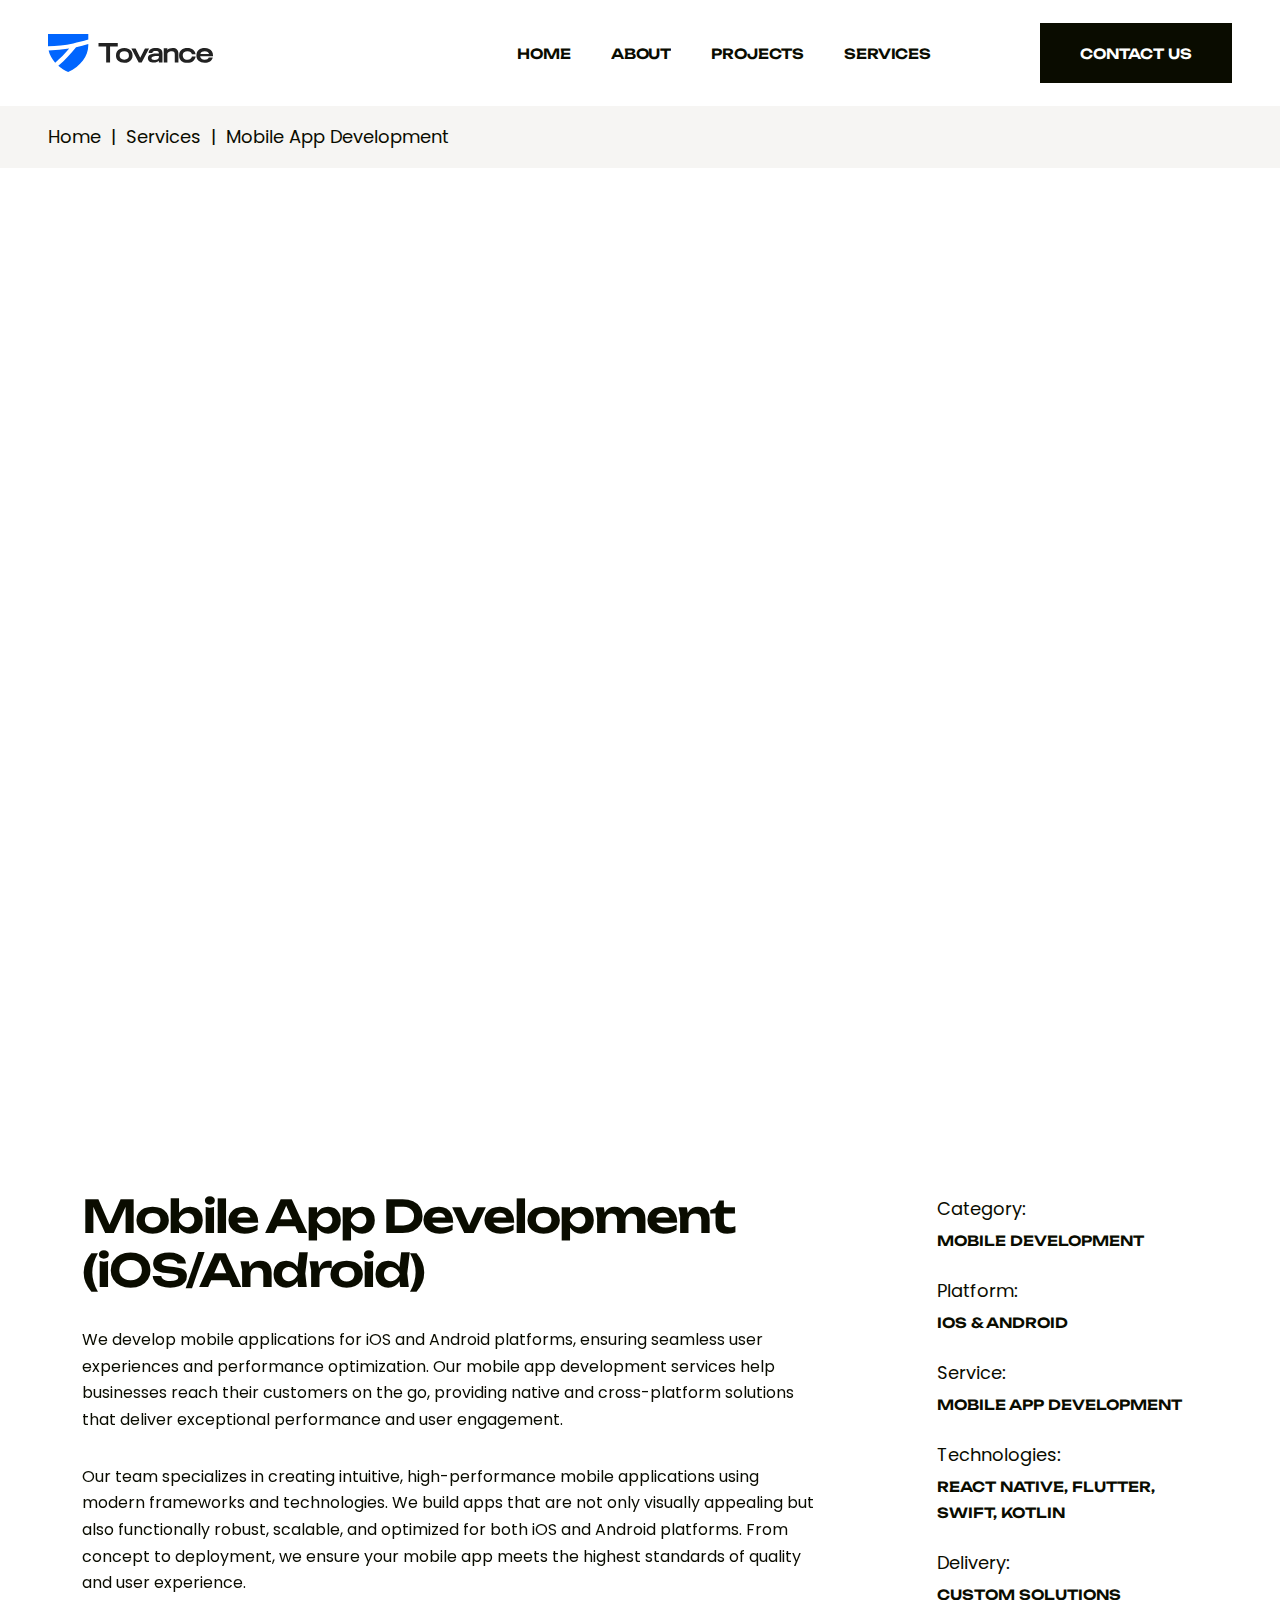
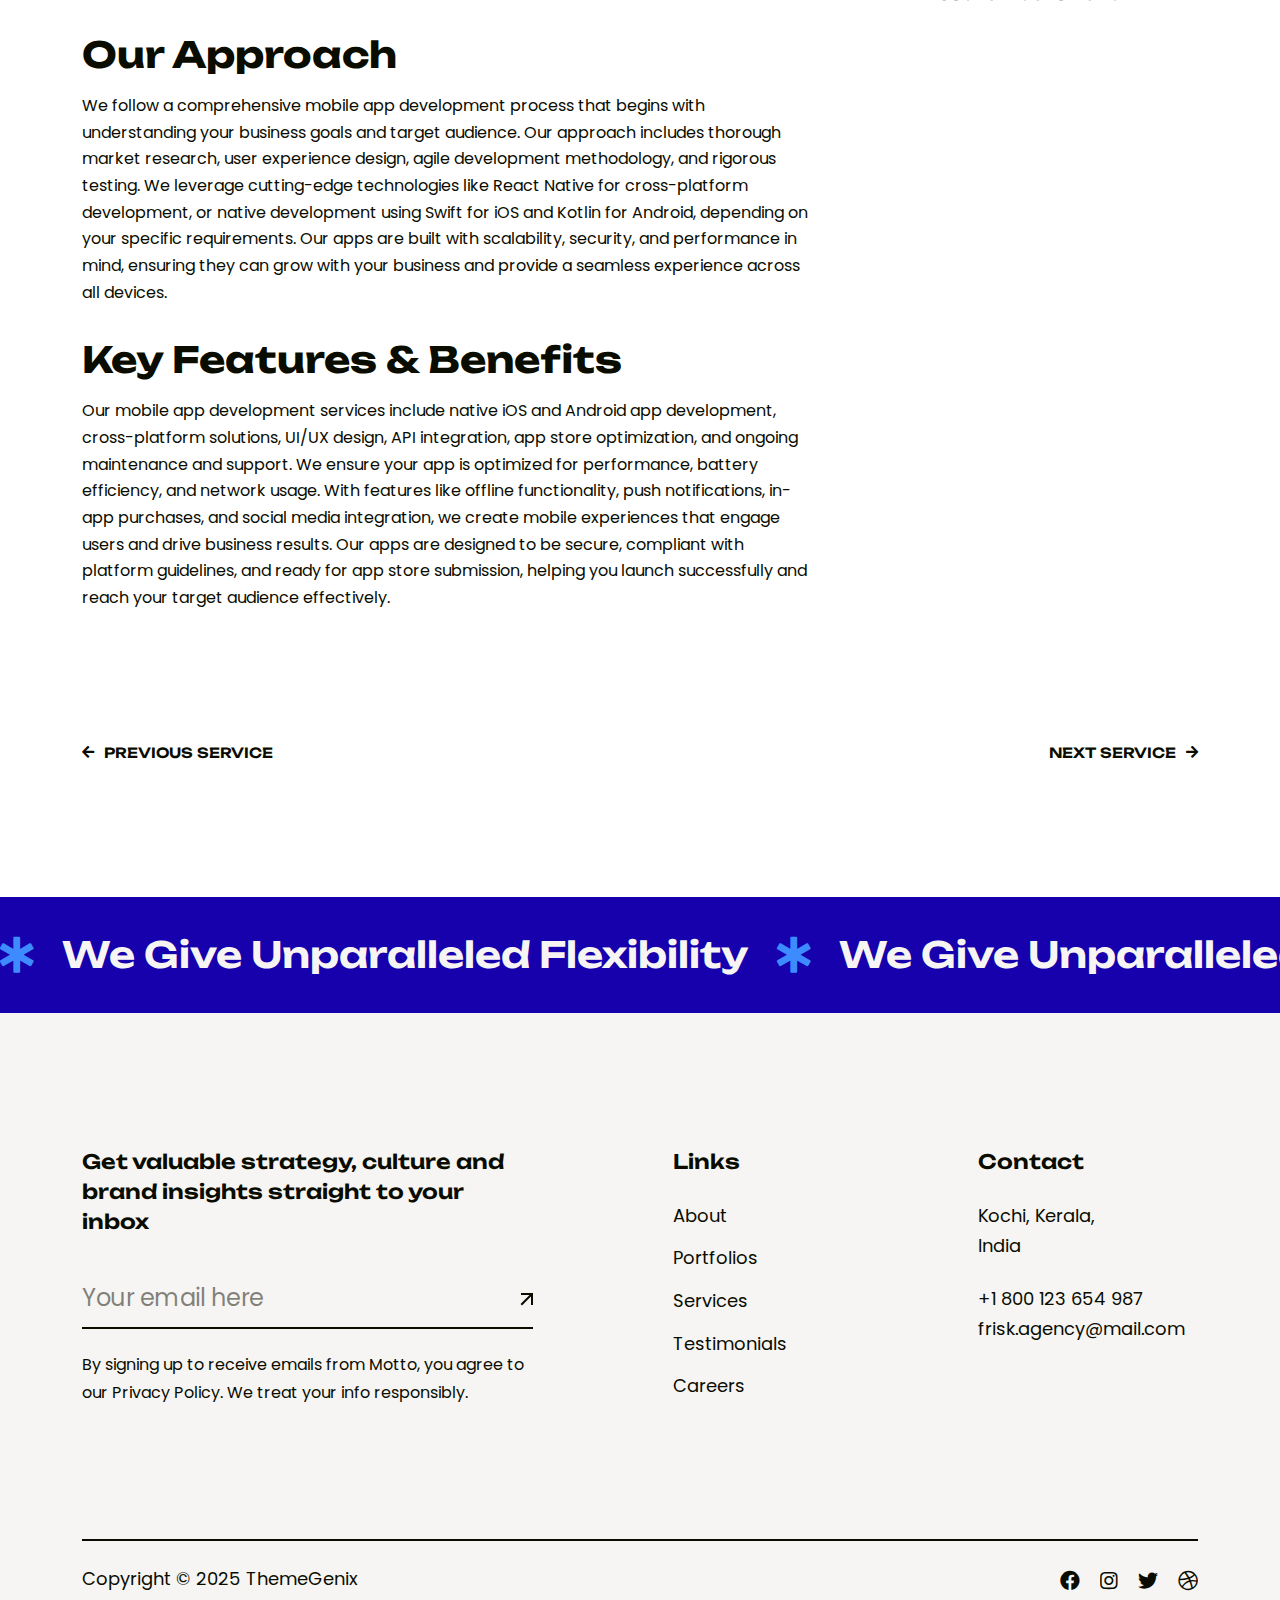
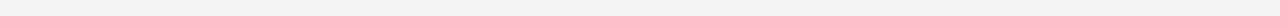
<file: service-details-mobile.html>
<!doctype html>
<html class="no-js" lang="zxx">

<head>
    <meta charset="utf-8">
    <meta http-equiv="x-ua-compatible" content="ie=edge">
    <title>Mobile App Development (iOS/Android) - Service Details</title>
    <meta name="description" content="Mobile App Development (iOS/Android) - Service Details">
    <meta name="keywords" content="Mobile App Development, iOS, Android, App Development">
    <meta name="robots" content="INDEX,FOLLOW">

    <!-- Mobile Specific Metas -->
    <meta name="viewport" content="width=device-width, initial-scale=1, shrink-to-fit=no">

    <!-- Favicons - Place favicon.ico in the root directory -->
    <link rel="icon" type="image/png" sizes="32x32" href="assets/img/favicons/favicon.png">
    <meta name="msapplication-TileColor" content="#ffffff">
    <meta name="msapplication-TileImage" content="assets/img/favicons/ms-icon-144x144.png">
    <meta name="theme-color" content="#ffffff">

    <!--==============================
	  Google Fonts
	============================== -->
    <link rel="preconnect" href="https://fonts.googleapis.com">
    <link rel="preconnect" href="https://fonts.gstatic.com" crossorigin>
    <link
        href="https://fonts.googleapis.com/css2?family=Poppins:wght@300;400;500;600;700;800&family=Unbounded:wght@400;500;600;700&display=swap"
        rel="stylesheet">



    <!--==============================
	    All CSS File
	============================== -->
    <link rel="stylesheet" href="assets/css/bootstrap.min.css">
    <link rel="stylesheet" href="assets/css/all.min.css">
    <link rel="stylesheet" href="assets/css/magnific-popup.min.css">
    <link rel="stylesheet" href="assets/css/slick.min.css">
    <link rel="stylesheet" href="assets/css/animate.min.css">
    <link rel="stylesheet" href="assets/css/imageRevealHover.css">
    <!-- Theme Custom CSS -->
    <link rel="stylesheet" href="assets/css/style.css">

</head>

<body>
    <!--********************************
   		Code Start From Here
	******************************** -->




    <!--==============================
     Preloader
    ==============================-->
    <div class="preloader">
        <div class="preloader-inner">
            <span></span>
            <span></span>
            <span></span>
            <span></span>
        </div>
    </div>

    <div class="popup-search-box">
        <button class="searchClose"><img src="assets/img/icon/close.svg" alt="img"></button>
        <form action="#">
            <input type="text" placeholder="Search Here..">
            <button type="submit"><img src="assets/img/icon/search-white.svg" alt="img"></button>
        </form>
    </div>

    <div class="sidemenu-wrapper">
        <div class="sidemenu-content">
            <button class="closeButton sideMenuCls"><img src="assets/img/icon/close.svg" alt="icon"></button>
            <div class="widget footer-widget">
                <div class="widget-about">
                    <div class="footer-logo">
                        <a href="index.html"><img src="assets/img/logo-white.svg" alt="Ovation"></a>
                    </div>
                    <p class="about-text">We are digital agency that helps businesses develop immersive and engaging</p>
                    <div class="sidebar-wrap">
                        <h6>Kochi, Kerala,</h6>
                        <h6>India</h6>
                    </div>
                    <div class="sidebar-wrap">
                        <h6><a href="tel:1800123654987">+1 800 123 654 987 </a></h6>
                        <h6><a href="mailto:frisk.agency@mail.com">frisk.agency@mail.com</a></h6>
                    </div>
                    <div class="social-btn style2">
                        <a href="https://www.facebook.com/">
                            <span class="link-effect">
                                <span class="effect-1"><i class="fab fa-facebook"></i></span>
                                <span class="effect-1"><i class="fab fa-facebook"></i></span>
                            </span>
                        </a>
                        <a href="https://instagram.com/">
                            <span class="link-effect">
                                <span class="effect-1"><i class="fab fa-instagram"></i></span>
                                <span class="effect-1"><i class="fab fa-instagram"></i></span>
                            </span>
                        </a>
                        <a href="https://twitter.com/">
                            <span class="link-effect">
                                <span class="effect-1"><i class="fab fa-twitter"></i></span>
                                <span class="effect-1"><i class="fab fa-twitter"></i></span>
                            </span>
                        </a>
                        <a href="https://dribbble.com/">
                            <span class="link-effect">
                                <span class="effect-1"><i class="fab fa-dribbble"></i></span>
                                <span class="effect-1"><i class="fab fa-dribbble"></i></span>
                            </span>
                        </a>
                    </div>
                </div>
            </div>
            <div class="d-flex justify-content-end">
                <a href="contact.html" class="chat-btn gsap-magnetic">Let's Talk with us</a>
            </div>
        </div>
    </div>
    <!--==============================
    Mobile Menu
    ============================== -->
    <div class="mobile-menu-wrapper">
        <div class="mobile-menu-area">
            <button class="menu-toggle"><i class="fas fa-times"></i></button>
            <div class="mobile-logo">
                <a href="index.html"><img src="assets/img/logo.svg" alt="Ovation"></a>
            </div>
            <div class="mobile-menu">
                <ul>
                    <li class="">
                        <a href="index.html">Home</a>
                    </li>
                    <li>
                        <a href="about.html">About</a>
                    </li>
                    <li>
                        <a href="project.html">Projects</a>
                    </li>
                    <li class="active">
                        <a href="service.html">Services</a>
                    </li>
                    <li>
                        <a href="contact.html">Contact</a>
                    </li>
                </ul>
            </div>
            <div class="sidebar-wrap">
                <h6>27 Division St, New York,</h6>
                <h6>NY 10002, USA</h6>
            </div>
            <div class="sidebar-wrap">
                <h6><a href="tel:1800123654987">+1 800 123 654 987 </a></h6>
                <h6><a href="mailto:frisk.agency@mail.com">frisk.agency@mail.com</a></h6>
            </div>
            <div class="social-btn style3">
                <a href="https://www.facebook.com/">
                    <span class="link-effect">
                        <span class="effect-1"><i class="fab fa-facebook"></i></span>
                        <span class="effect-1"><i class="fab fa-facebook"></i></span>
                    </span>
                </a>
                <a href="https://instagram.com/">
                    <span class="link-effect">
                        <span class="effect-1"><i class="fab fa-instagram"></i></span>
                        <span class="effect-1"><i class="fab fa-instagram"></i></span>
                    </span>
                </a>
                <a href="https://twitter.com/">
                    <span class="link-effect">
                        <span class="effect-1"><i class="fab fa-twitter"></i></span>
                        <span class="effect-1"><i class="fab fa-twitter"></i></span>
                    </span>
                </a>
                <a href="https://dribbble.com/">
                    <span class="link-effect">
                        <span class="effect-1"><i class="fab fa-dribbble"></i></span>
                        <span class="effect-1"><i class="fab fa-dribbble"></i></span>
                    </span>
                </a>
            </div>
        </div>
    </div>
    <!--==============================
	Header Area
    ==============================-->
    <header class="nav-header header-layout3 bg-white">
        <div class="sticky-wrapper">
            <!-- Main Menu Area -->
            <div class="menu-area">
                <div class="container-fluid">
                    <div class="row align-items-center justify-content-between">
                        <div class="col-auto">
                            <div class="header-logo">
                                <a href="index.html"><img src="assets/img/logo.svg" alt="logo"></a>
                            </div>
                        </div>
                        <div class="col-auto ms-auto">
                            <nav class="main-menu d-none d-lg-inline-block">
                                <ul>
                                    <li class="">
                                        <a href="index.html">
                                            <span class="link-effect">
                                                <span class="effect-1">HOME</span>
                                                <span class="effect-1">HOME</span>
                                            </span>
                                        </a>
                                    </li>
                                    <li class="">
                                        <a href="about.html">
                                            <span class="link-effect">
                                                <span class="effect-1">ABOUT</span>
                                                <span class="effect-1">ABOUT</span>
                                            </span>
                                        </a>
                                    </li>
                                    <li class="">
                                        <a href="project.html">
                                            <span class="link-effect">
                                                <span class="effect-1">PROJECTS</span>
                                                <span class="effect-1">PROJECTS</span>
                                            </span>
                                        </a>
                                    </li>
                                    <li class="active">
                                        <a href="service.html">
                                            <span class="link-effect">
                                                <span class="effect-1">SERVICES</span>
                                                <span class="effect-1">SERVICES</span>
                                            </span>
                                        </a>
                                    </li>
                                    
                                </ul>
                            </nav>
                            <div class="navbar-right d-inline-flex d-lg-none">
                                <button type="button" class="menu-toggle sidebar-btn">
                                    <span class="line"></span>
                                    <span class="line"></span>
                                    <span class="line"></span>
                                </button>
                            </div>
                        </div>
                        <div class="col-auto d-none d-lg-block">
                            <div class="header-button">
                                <a href="contact.html" class="btn">
                                    <span class="link-effect">
                                        <span class="effect-1">CONTACT US</span>
                                        <span class="effect-1">CONTACT US</span>
                                    </span>
                                </a>
                            </div>
                        </div>
                    </div>
                </div>
            </div>
        </div>
    </header>

    <!--==============================
    Breadcumb
    ============================== -->
    <div class="breadcumb-wrapper style2 bg-smoke">
        <div class="container-fluid">
            <div class="breadcumb-content">
                <ul class="breadcumb-menu">
                    <li><a href="index.html">Home</a></li>
                    <li><a href="service.html">Services</a></li>
                    <li>Mobile App Development</li>
                </ul>
            </div>
        </div>
    </div>

    <!--==============================
    Service Details Page Area
    ==============================-->
    <div class="project-details-page-area space">
        <div class="container">
            <div class="row global-carousel default" data-arrows="true" data-xl-arrows="true" data-ml-arrows="true"
                data-lg-arrows="true" data-md-arrows="true">
                <div class="col-xl-12">
                    <div class="project-inner-thumb mb-80 wow img-custom-anim-top">
                        <img class="w-100" src="assets/img/portfolio/portfolio2_1.jpg" alt="img">
                    </div>
                </div>
            </div>
            <div class="row justify-content-between flex-row-reverse">
                <div class="col-xl-3 col-lg-4">
                    <div class="project-details-info mb-lg-0 mb-40">
                        <ul class="list-wrap">
                            <li><span>Category:</span>Mobile Development</li>
                            <li><span>Platform:</span>iOS & Android</li>
                            <li><span>Service:</span>Mobile App Development</li>
                            <li><span>Technologies:</span>React Native, Flutter, Swift, Kotlin</li>
                            <li><span>Delivery:</span>Custom Solutions</li>
                        </ul>
                    </div>
                </div>
                <div class="col-lg-8">
                    <div class="title-area mb-35">
                        <h2 class="sec-title">Mobile App Development (iOS/Android)</h2>
                        <p class="sec-text mt-30">We develop mobile applications for iOS and Android platforms, ensuring seamless user experiences and performance optimization. Our mobile app development services help businesses reach their customers on the go, providing native and cross-platform solutions that deliver exceptional performance and user engagement.</p>
                        <p class="sec-text mt-30">Our team specializes in creating intuitive, high-performance mobile applications using modern frameworks and technologies. We build apps that are not only visually appealing but also functionally robust, scalable, and optimized for both iOS and Android platforms. From concept to deployment, we ensure your mobile app meets the highest standards of quality and user experience.</p>
                    </div>
                    <h3>Our Approach</h3>
                    <p class="sec-text mb-n1">We follow a comprehensive mobile app development process that begins with understanding your business goals and target audience. Our approach includes thorough market research, user experience design, agile development methodology, and rigorous testing. We leverage cutting-edge technologies like React Native for cross-platform development, or native development using Swift for iOS and Kotlin for Android, depending on your specific requirements. Our apps are built with scalability, security, and performance in mind, ensuring they can grow with your business and provide a seamless experience across all devices.</p>
                    <h3 class="mt-35">Key Features & Benefits</h3>
                    <p class="sec-text mb-n1">Our mobile app development services include native iOS and Android app development, cross-platform solutions, UI/UX design, API integration, app store optimization, and ongoing maintenance and support. We ensure your app is optimized for performance, battery efficiency, and network usage. With features like offline functionality, push notifications, in-app purchases, and social media integration, we create mobile experiences that engage users and drive business results. Our apps are designed to be secure, compliant with platform guidelines, and ready for app store submission, helping you launch successfully and reach your target audience effectively.</p>
                </div>
                <div class="col-lg-12">
                    <div class="inner__page-nav space-top mt-n1 mb-n1">
                        <a href="service-details-web.html" class="nav-btn">
                            <i class="fa fa-arrow-left"></i> <span><span class="link-effect">
                                    <span class="effect-1">Previous Service</span>
                                    <span class="effect-1">Previous Service</span>
                                </span></span>
                        </a>
                        <a href="service-details-web.html" class="nav-btn"><span><span class="link-effect">
                                    <span class="effect-1">Next Service</span>
                                    <span class="effect-1">Next Service</span>
                                </span></span>
                            <i class="fa fa-arrow-right"></i>
                        </a>
                    </div>
                </div>
            </div>
        </div>
    </div>

    <!--==============================
    Marquee Area
    ==============================-->
    <div class="container-fluid p-0 overflow-hidden">
        <div class="slider__marquee clearfix marquee-wrap">
            <div class="marquee_mode marquee__group">
                <h6 class="item m-item"><a href="#"><i class="fas fa-star-of-life"></i> We Give Unparalleled
                        Flexibility</a></h6>
                <h6 class="item m-item"><a href="#"><i class="fas fa-star-of-life"></i> We Give Unparalleled
                        Flexibility</a></h6>
                <h6 class="item m-item"><a href="#"><i class="fas fa-star-of-life"></i> We Give Unparalleled
                        Flexibility</a></h6>
                <h6 class="item m-item"><a href="#"><i class="fas fa-star-of-life"></i> We Give Unparalleled
                        Flexibility</a></h6>
            </div>
        </div>
    </div>

    <!--==============================
        Footer Area
    ==============================-->
    <footer class="footer-wrapper footer-layout2 overflow-hidden">
        <div class="container">
            <div class="widget-area space-top">
                <div class="row justify-content-between">
                    <div class="col-md-6 col-xl-5 col-lg-6">
                        <div class="widget widget-newsletter footer-widget">
                            <h3 class="widget_title">Get valuable strategy, culture and brand insights straight to your
                                inbox</h3>
                            <form class="newsletter-form">
                                <div class="form-group">
                                    <input class="form-control" type="email" placeholder="Your email here" required="">
                                </div>
                                <button type="submit" class="btn"><img src="assets/img/icon/arrow-left-top.svg"
                                        alt=""></button>
                            </form>
                            <p>By signing up to receive emails from Motto, you agree to our Privacy Policy. We treat
                                your info responsibly.</p>
                        </div>
                    </div>
                    <div class="col-md-3 col-xl-2 col-lg-3">
                        <div class="widget widget_nav_menu footer-widget">
                            <h3 class="widget_title">Links</h3>
                            <div class="menu-all-pages-container list-column2">
                                <ul class="menu">
                                    <li><a href="about.html"> About</a></li>
                                    <li><a href="project.html">Portfolios</a></li>
                                    <li><a href="service.html">Services</a></li>
                                    <li><a href="contact.html">Testimonials</a></li>
                                    <li><a href="project.html">Careers</a></li>
                                </ul>
                            </div>
                        </div>
                    </div>
                    <div class="col-md-6 col-xl-auto col-lg-4">
                        <div class="widget footer-widget widget-contact">
                            <h3 class="widget_title">Contact</h3>
                            <ul class="contact-info-list">
                                <li>Kochi, Kerala, <br> India</li>
                                <li>
                                    <a href="tel:1800123654987">+1 800 123 654 987</a>
                                    <a href="mailto:frisk.agency@mail.com">frisk.agency@mail.com</a>
                                </li>
                            </ul>
                        </div>
                    </div>
                </div>
            </div>
        </div>
        <div class="container">
            <div class="copyright-wrap">
                <div class="row gy-3 justify-content-between align-items-center">
                    <div class="col-md-6">
                        <p class="copyright-text">Copyright © 2025
                            <a href="https://themeforest.net/user/themegenix">ThemeGenix</a>
                        </p>

                    </div>
                    <div class="col-md-6 align-self-center">
                        <div class="social-btn style3 justify-content-md-end">
                            <a href="https://www.facebook.com/">
                                <span class="link-effect">
                                    <span class="effect-1"><i class="fab fa-facebook"></i></span>
                                    <span class="effect-1"><i class="fab fa-facebook"></i></span>
                                </span>
                            </a>
                            <a href="https://instagram.com/">
                                <span class="link-effect">
                                    <span class="effect-1"><i class="fab fa-instagram"></i></span>
                                    <span class="effect-1"><i class="fab fa-instagram"></i></span>
                                </span>
                            </a>
                            <a href="https://twitter.com/">
                                <span class="link-effect">
                                    <span class="effect-1"><i class="fab fa-twitter"></i></span>
                                    <span class="effect-1"><i class="fab fa-twitter"></i></span>
                                </span>
                            </a>
                            <a href="https://dribbble.com/">
                                <span class="link-effect">
                                    <span class="effect-1"><i class="fab fa-dribbble"></i></span>
                                    <span class="effect-1"><i class="fab fa-dribbble"></i></span>
                                </span>
                            </a>
                        </div>
                    </div>
                </div>
            </div>
        </div>
    </footer>

    <!--********************************
			Code End  Here
	******************************** -->

    <!-- Scroll To Top -->
    <div class="scroll-top">
        <svg class="progress-circle svg-content" width="100%" height="100%" viewBox="-1 -1 102 102">
            <path d="M50,1 a49,49 0 0,1 0,98 a49,49 0 0,1 0,-98"
                style="transition: stroke-dashoffset 10ms linear 0s; stroke-dasharray: 307.919, 307.919; stroke-dashoffset: 307.919;">
            </path>
        </svg>
    </div>


    <!-- Jquery -->
    <script src="assets/js/vendor/jquery-3.6.0.min.js"></script>
    <script src="assets/js/slick.min.js"></script>
    <script src="assets/js/bootstrap.min.js"></script>
    <script src="assets/js/jquery.magnific-popup.min.js"></script>
    <script src="assets/js/jquery.counterup.min.js"></script>
    <script src="assets/js/imagesloaded.pkgd.min.js"></script>
    <script src="assets/js/isotope.pkgd.min.js"></script>
    <script src="assets/js/gsap.min.js"></script>
    <script src="assets/js/ScrollTrigger.min.js"></script>
    <script src="assets/js/sticky-kit.min.js"></script>


    <script src="assets/js/imageRevealHover.js"></script>
    <script src="assets/js/jarallax.min.js"></script>
    <script src="assets/js/jquery.marquee.min.js"></script>
    <script src="assets/js/jquery-ui.min.js"></script>
    <script src="assets/js/waypoints.js"></script>
    <script src="assets/js/wow.js"></script>

    <!-- Main Js File -->
    <script src="assets/js/main.js"></script>
</body>

</html>
</file>
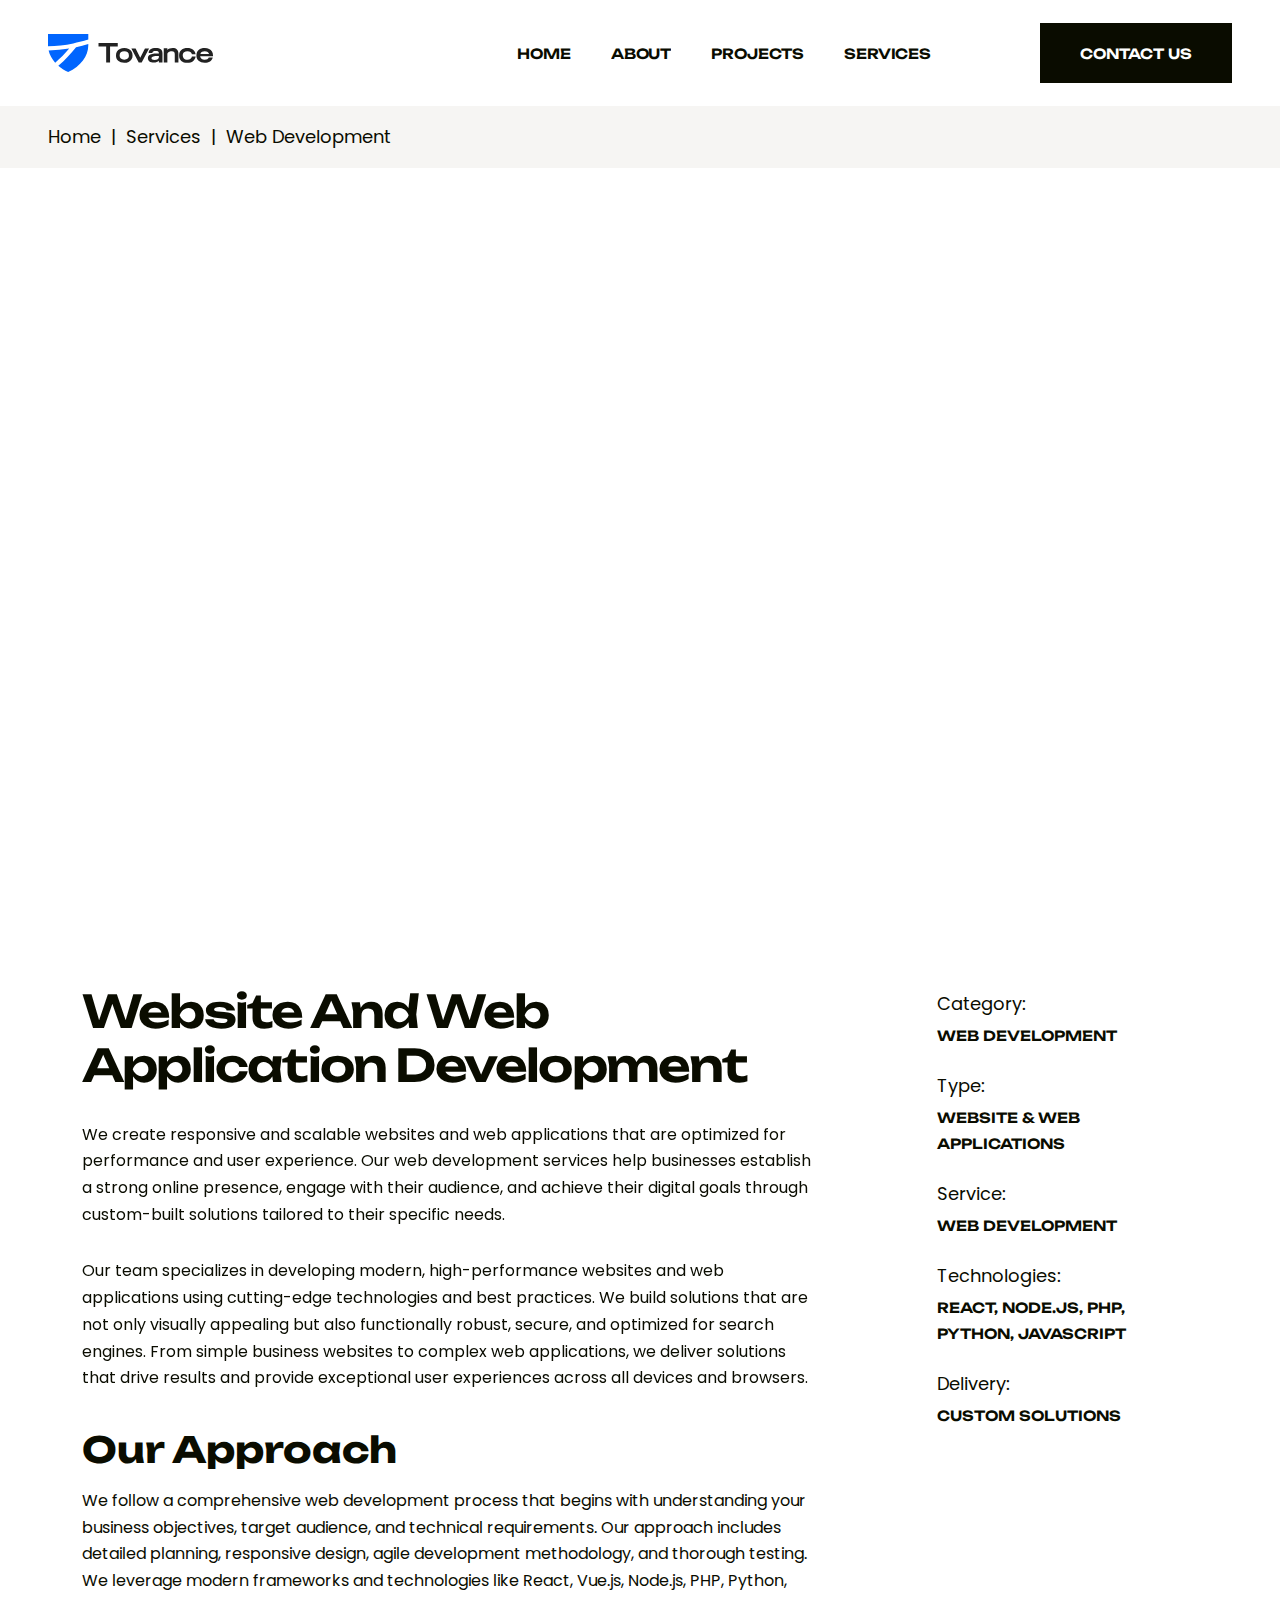
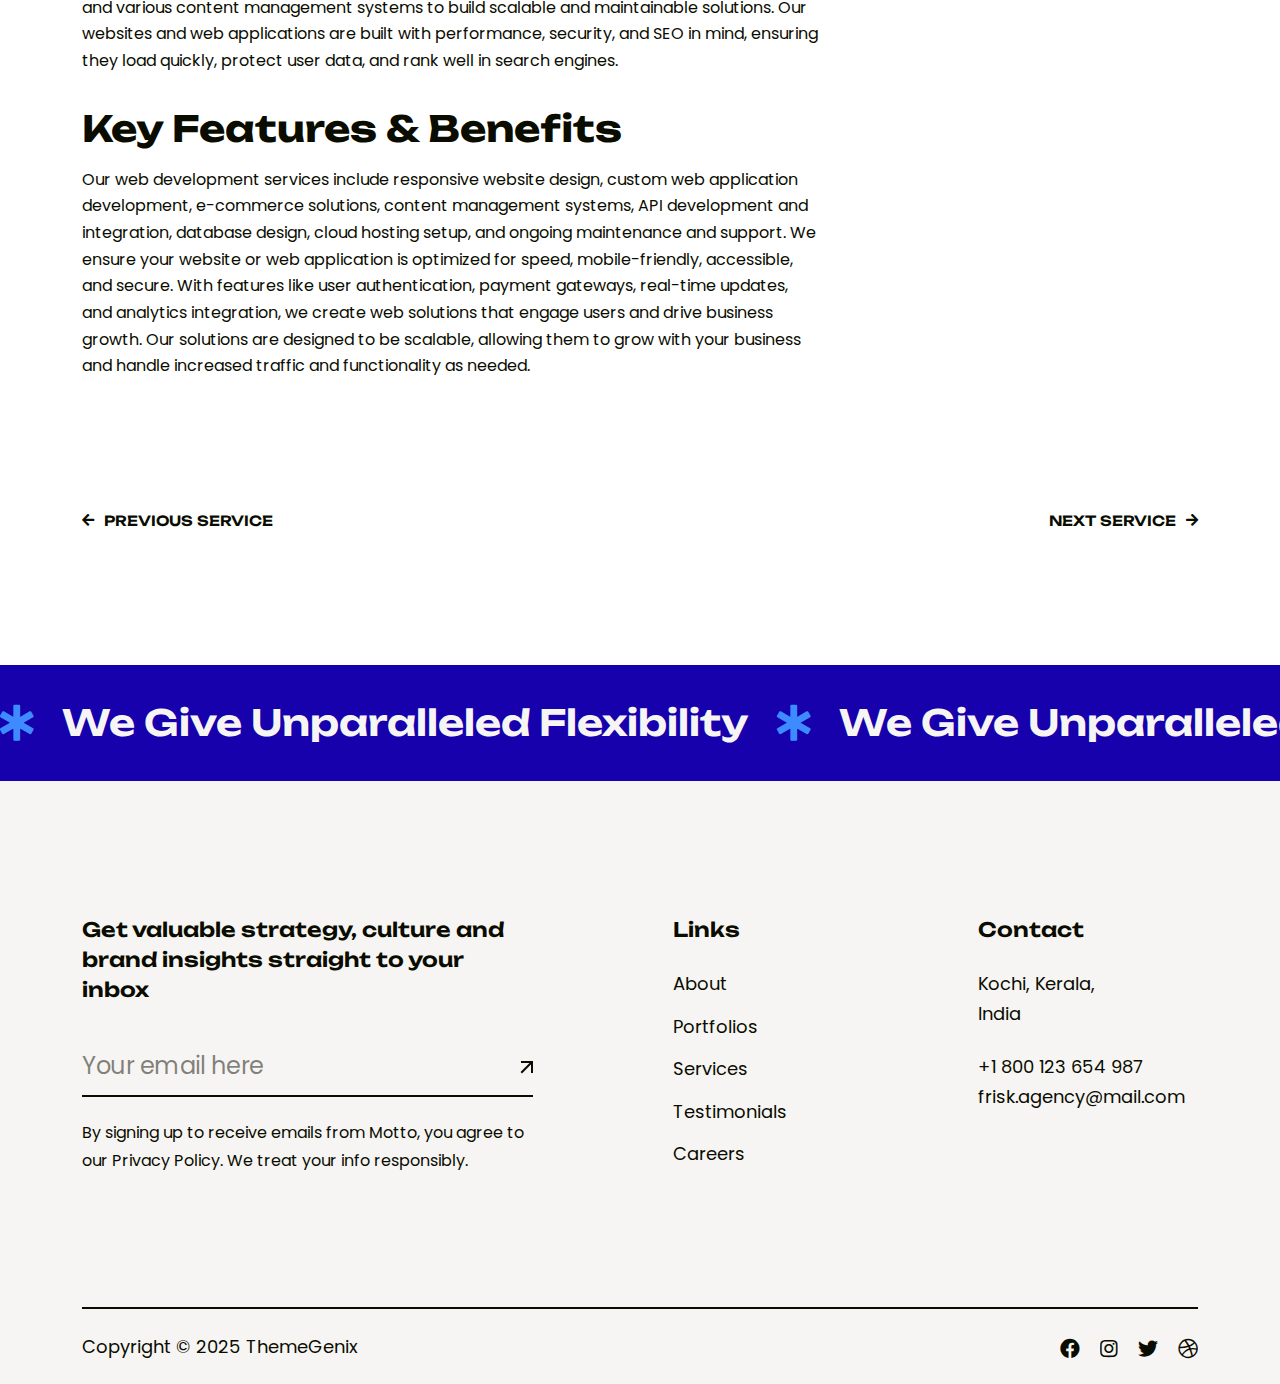
<file: service-details-web.html>
<!doctype html>
<html class="no-js" lang="zxx">

<head>
    <meta charset="utf-8">
    <meta http-equiv="x-ua-compatible" content="ie=edge">
    <title>Website And Web Application Development - Service Details</title>
    <meta name="description" content="Website And Web Application Development - Service Details">
    <meta name="keywords" content="Web Development, Website Development, Web Application Development">
    <meta name="robots" content="INDEX,FOLLOW">

    <!-- Mobile Specific Metas -->
    <meta name="viewport" content="width=device-width, initial-scale=1, shrink-to-fit=no">

    <!-- Favicons - Place favicon.ico in the root directory -->
    <link rel="icon" type="image/png" sizes="32x32" href="assets/img/favicons/favicon.png">
    <meta name="msapplication-TileColor" content="#ffffff">
    <meta name="msapplication-TileImage" content="assets/img/favicons/ms-icon-144x144.png">
    <meta name="theme-color" content="#ffffff">

    <!--==============================
	  Google Fonts
	============================== -->
    <link rel="preconnect" href="https://fonts.googleapis.com">
    <link rel="preconnect" href="https://fonts.gstatic.com" crossorigin>
    <link
        href="https://fonts.googleapis.com/css2?family=Poppins:wght@300;400;500;600;700;800&family=Unbounded:wght@400;500;600;700&display=swap"
        rel="stylesheet">



    <!--==============================
	    All CSS File
	============================== -->
    <link rel="stylesheet" href="assets/css/bootstrap.min.css">
    <link rel="stylesheet" href="assets/css/all.min.css">
    <link rel="stylesheet" href="assets/css/magnific-popup.min.css">
    <link rel="stylesheet" href="assets/css/slick.min.css">
    <link rel="stylesheet" href="assets/css/animate.min.css">
    <link rel="stylesheet" href="assets/css/imageRevealHover.css">
    <!-- Theme Custom CSS -->
    <link rel="stylesheet" href="assets/css/style.css">

</head>

<body>
    <!--********************************
   		Code Start From Here
	******************************** -->




    <!--==============================
     Preloader
    ==============================-->
    <div class="preloader">
        <div class="preloader-inner">
            <span></span>
            <span></span>
            <span></span>
            <span></span>
        </div>
    </div>

    <div class="popup-search-box">
        <button class="searchClose"><img src="assets/img/icon/close.svg" alt="img"></button>
        <form action="#">
            <input type="text" placeholder="Search Here..">
            <button type="submit"><img src="assets/img/icon/search-white.svg" alt="img"></button>
        </form>
    </div>

    <div class="sidemenu-wrapper">
        <div class="sidemenu-content">
            <button class="closeButton sideMenuCls"><img src="assets/img/icon/close.svg" alt="icon"></button>
            <div class="widget footer-widget">
                <div class="widget-about">
                    <div class="footer-logo">
                        <a href="index.html"><img src="assets/img/logo-white.svg" alt="Ovation"></a>
                    </div>
                    <p class="about-text">We are digital agency that helps businesses develop immersive and engaging</p>
                    <div class="sidebar-wrap">
                        <h6>Kochi, Kerala,</h6>
                        <h6>India</h6>
                    </div>
                    <div class="sidebar-wrap">
                        <h6><a href="tel:1800123654987">+1 800 123 654 987 </a></h6>
                        <h6><a href="mailto:frisk.agency@mail.com">frisk.agency@mail.com</a></h6>
                    </div>
                    <div class="social-btn style2">
                        <a href="https://www.facebook.com/">
                            <span class="link-effect">
                                <span class="effect-1"><i class="fab fa-facebook"></i></span>
                                <span class="effect-1"><i class="fab fa-facebook"></i></span>
                            </span>
                        </a>
                        <a href="https://instagram.com/">
                            <span class="link-effect">
                                <span class="effect-1"><i class="fab fa-instagram"></i></span>
                                <span class="effect-1"><i class="fab fa-instagram"></i></span>
                            </span>
                        </a>
                        <a href="https://twitter.com/">
                            <span class="link-effect">
                                <span class="effect-1"><i class="fab fa-twitter"></i></span>
                                <span class="effect-1"><i class="fab fa-twitter"></i></span>
                            </span>
                        </a>
                        <a href="https://dribbble.com/">
                            <span class="link-effect">
                                <span class="effect-1"><i class="fab fa-dribbble"></i></span>
                                <span class="effect-1"><i class="fab fa-dribbble"></i></span>
                            </span>
                        </a>
                    </div>
                </div>
            </div>
            <div class="d-flex justify-content-end">
                <a href="contact.html" class="chat-btn gsap-magnetic">Let's Talk with us</a>
            </div>
        </div>
    </div>
    <!--==============================
    Mobile Menu
    ============================== -->
    <div class="mobile-menu-wrapper">
        <div class="mobile-menu-area">
            <button class="menu-toggle"><i class="fas fa-times"></i></button>
            <div class="mobile-logo">
                <a href="index.html"><img src="assets/img/logo.svg" alt="Ovation"></a>
            </div>
            <div class="mobile-menu">
                <ul>
                    <li class="">
                        <a href="index.html">Home</a>
                    </li>
                    <li>
                        <a href="about.html">About</a>
                    </li>
                    <li>
                        <a href="project.html">Projects</a>
                    </li>
                    <li class="active">
                        <a href="service.html">Services</a>
                    </li>
                    <li>
                        <a href="contact.html">Contact</a>
                    </li>
                </ul>
            </div>
            <div class="sidebar-wrap">
                <h6>27 Division St, New York,</h6>
                <h6>NY 10002, USA</h6>
            </div>
            <div class="sidebar-wrap">
                <h6><a href="tel:1800123654987">+1 800 123 654 987 </a></h6>
                <h6><a href="mailto:frisk.agency@mail.com">frisk.agency@mail.com</a></h6>
            </div>
            <div class="social-btn style3">
                <a href="https://www.facebook.com/">
                    <span class="link-effect">
                        <span class="effect-1"><i class="fab fa-facebook"></i></span>
                        <span class="effect-1"><i class="fab fa-facebook"></i></span>
                    </span>
                </a>
                <a href="https://instagram.com/">
                    <span class="link-effect">
                        <span class="effect-1"><i class="fab fa-instagram"></i></span>
                        <span class="effect-1"><i class="fab fa-instagram"></i></span>
                    </span>
                </a>
                <a href="https://twitter.com/">
                    <span class="link-effect">
                        <span class="effect-1"><i class="fab fa-twitter"></i></span>
                        <span class="effect-1"><i class="fab fa-twitter"></i></span>
                    </span>
                </a>
                <a href="https://dribbble.com/">
                    <span class="link-effect">
                        <span class="effect-1"><i class="fab fa-dribbble"></i></span>
                        <span class="effect-1"><i class="fab fa-dribbble"></i></span>
                    </span>
                </a>
            </div>
        </div>
    </div>
    <!--==============================
	Header Area
    ==============================-->
    <header class="nav-header header-layout3 bg-white">
        <div class="sticky-wrapper">
            <!-- Main Menu Area -->
            <div class="menu-area">
                <div class="container-fluid">
                    <div class="row align-items-center justify-content-between">
                        <div class="col-auto">
                            <div class="header-logo">
                                <a href="index.html"><img src="assets/img/logo.svg" alt="logo"></a>
                            </div>
                        </div>
                        <div class="col-auto ms-auto">
                            <nav class="main-menu d-none d-lg-inline-block">
                                <ul>
                                    <li class="">
                                        <a href="index.html">
                                            <span class="link-effect">
                                                <span class="effect-1">HOME</span>
                                                <span class="effect-1">HOME</span>
                                            </span>
                                        </a>
                                    </li>
                                    <li class="">
                                        <a href="about.html">
                                            <span class="link-effect">
                                                <span class="effect-1">ABOUT</span>
                                                <span class="effect-1">ABOUT</span>
                                            </span>
                                        </a>
                                    </li>
                                    <li class="">
                                        <a href="project.html">
                                            <span class="link-effect">
                                                <span class="effect-1">PROJECTS</span>
                                                <span class="effect-1">PROJECTS</span>
                                            </span>
                                        </a>
                                    </li>
                                    <li class="active">
                                        <a href="service.html">
                                            <span class="link-effect">
                                                <span class="effect-1">SERVICES</span>
                                                <span class="effect-1">SERVICES</span>
                                            </span>
                                        </a>
                                    </li>
                                    
                                </ul>
                            </nav>
                            <div class="navbar-right d-inline-flex d-lg-none">
                                <button type="button" class="menu-toggle sidebar-btn">
                                    <span class="line"></span>
                                    <span class="line"></span>
                                    <span class="line"></span>
                                </button>
                            </div>
                        </div>
                        <div class="col-auto d-none d-lg-block">
                            <div class="header-button">
                                <a href="contact.html" class="btn">
                                    <span class="link-effect">
                                        <span class="effect-1">CONTACT US</span>
                                        <span class="effect-1">CONTACT US</span>
                                    </span>
                                </a>
                            </div>
                        </div>
                    </div>
                </div>
            </div>
        </div>
    </header>

    <!--==============================
    Breadcumb
    ============================== -->
    <div class="breadcumb-wrapper style2 bg-smoke">
        <div class="container-fluid">
            <div class="breadcumb-content">
                <ul class="breadcumb-menu">
                    <li><a href="index.html">Home</a></li>
                    <li><a href="service.html">Services</a></li>
                    <li>Web Development</li>
                </ul>
            </div>
        </div>
    </div>

    <!--==============================
    Service Details Page Area
    ==============================-->
    <div class="project-details-page-area space">
        <div class="container">
            <div class="row global-carousel default" data-arrows="true" data-xl-arrows="true" data-ml-arrows="true"
                data-lg-arrows="true" data-md-arrows="true">
                <div class="col-xl-12">
                    <div class="project-inner-thumb mb-80 wow img-custom-anim-top">
                        <img class="w-100" src="assets/img/portfolio/portfolio_inner_2.png" alt="img">
                    </div>
                </div>
            </div>
            <div class="row justify-content-between flex-row-reverse">
                <div class="col-xl-3 col-lg-4">
                    <div class="project-details-info mb-lg-0 mb-40">
                        <ul class="list-wrap">
                            <li><span>Category:</span>Web Development</li>
                            <li><span>Type:</span>Website & Web Applications</li>
                            <li><span>Service:</span>Web Development</li>
                            <li><span>Technologies:</span>React, Node.js, PHP, Python, JavaScript</li>
                            <li><span>Delivery:</span>Custom Solutions</li>
                        </ul>
                    </div>
                </div>
                <div class="col-lg-8">
                    <div class="title-area mb-35">
                        <h2 class="sec-title">Website And Web Application Development</h2>
                        <p class="sec-text mt-30">We create responsive and scalable websites and web applications that are optimized for performance and user experience. Our web development services help businesses establish a strong online presence, engage with their audience, and achieve their digital goals through custom-built solutions tailored to their specific needs.</p>
                        <p class="sec-text mt-30">Our team specializes in developing modern, high-performance websites and web applications using cutting-edge technologies and best practices. We build solutions that are not only visually appealing but also functionally robust, secure, and optimized for search engines. From simple business websites to complex web applications, we deliver solutions that drive results and provide exceptional user experiences across all devices and browsers.</p>
                    </div>
                    <h3>Our Approach</h3>
                    <p class="sec-text mb-n1">We follow a comprehensive web development process that begins with understanding your business objectives, target audience, and technical requirements. Our approach includes detailed planning, responsive design, agile development methodology, and thorough testing. We leverage modern frameworks and technologies like React, Vue.js, Node.js, PHP, Python, and various content management systems to build scalable and maintainable solutions. Our websites and web applications are built with performance, security, and SEO in mind, ensuring they load quickly, protect user data, and rank well in search engines.</p>
                    <h3 class="mt-35">Key Features & Benefits</h3>
                    <p class="sec-text mb-n1">Our web development services include responsive website design, custom web application development, e-commerce solutions, content management systems, API development and integration, database design, cloud hosting setup, and ongoing maintenance and support. We ensure your website or web application is optimized for speed, mobile-friendly, accessible, and secure. With features like user authentication, payment gateways, real-time updates, and analytics integration, we create web solutions that engage users and drive business growth. Our solutions are designed to be scalable, allowing them to grow with your business and handle increased traffic and functionality as needed.</p>
                </div>
                <div class="col-lg-12">
                    <div class="inner__page-nav space-top mt-n1 mb-n1">
                        <a href="service-details-mobile.html" class="nav-btn">
                            <i class="fa fa-arrow-left"></i> <span><span class="link-effect">
                                    <span class="effect-1">Previous Service</span>
                                    <span class="effect-1">Previous Service</span>
                                </span></span>
                        </a>
                        <a href="service-details-mobile.html" class="nav-btn"><span><span class="link-effect">
                                    <span class="effect-1">Next Service</span>
                                    <span class="effect-1">Next Service</span>
                                </span></span>
                            <i class="fa fa-arrow-right"></i>
                        </a>
                    </div>
                </div>
            </div>
        </div>
    </div>

    <!--==============================
    Marquee Area
    ==============================-->
    <div class="container-fluid p-0 overflow-hidden">
        <div class="slider__marquee clearfix marquee-wrap">
            <div class="marquee_mode marquee__group">
                <h6 class="item m-item"><a href="#"><i class="fas fa-star-of-life"></i> We Give Unparalleled
                        Flexibility</a></h6>
                <h6 class="item m-item"><a href="#"><i class="fas fa-star-of-life"></i> We Give Unparalleled
                        Flexibility</a></h6>
                <h6 class="item m-item"><a href="#"><i class="fas fa-star-of-life"></i> We Give Unparalleled
                        Flexibility</a></h6>
                <h6 class="item m-item"><a href="#"><i class="fas fa-star-of-life"></i> We Give Unparalleled
                        Flexibility</a></h6>
            </div>
        </div>
    </div>

    <!--==============================
        Footer Area
    ==============================-->
    <footer class="footer-wrapper footer-layout2 overflow-hidden">
        <div class="container">
            <div class="widget-area space-top">
                <div class="row justify-content-between">
                    <div class="col-md-6 col-xl-5 col-lg-6">
                        <div class="widget widget-newsletter footer-widget">
                            <h3 class="widget_title">Get valuable strategy, culture and brand insights straight to your
                                inbox</h3>
                            <form class="newsletter-form">
                                <div class="form-group">
                                    <input class="form-control" type="email" placeholder="Your email here" required="">
                                </div>
                                <button type="submit" class="btn"><img src="assets/img/icon/arrow-left-top.svg"
                                        alt=""></button>
                            </form>
                            <p>By signing up to receive emails from Motto, you agree to our Privacy Policy. We treat
                                your info responsibly.</p>
                        </div>
                    </div>
                    <div class="col-md-3 col-xl-2 col-lg-3">
                        <div class="widget widget_nav_menu footer-widget">
                            <h3 class="widget_title">Links</h3>
                            <div class="menu-all-pages-container list-column2">
                                <ul class="menu">
                                    <li><a href="about.html"> About</a></li>
                                    <li><a href="project.html">Portfolios</a></li>
                                    <li><a href="service.html">Services</a></li>
                                    <li><a href="contact.html">Testimonials</a></li>
                                    <li><a href="project.html">Careers</a></li>
                                </ul>
                            </div>
                        </div>
                    </div>
                    <div class="col-md-6 col-xl-auto col-lg-4">
                        <div class="widget footer-widget widget-contact">
                            <h3 class="widget_title">Contact</h3>
                            <ul class="contact-info-list">
                                <li>Kochi, Kerala, <br> India</li>
                                <li>
                                    <a href="tel:1800123654987">+1 800 123 654 987</a>
                                    <a href="mailto:frisk.agency@mail.com">frisk.agency@mail.com</a>
                                </li>
                            </ul>
                        </div>
                    </div>
                </div>
            </div>
        </div>
        <div class="container">
            <div class="copyright-wrap">
                <div class="row gy-3 justify-content-between align-items-center">
                    <div class="col-md-6">
                        <p class="copyright-text">Copyright © 2025
                            <a href="https://themeforest.net/user/themegenix">ThemeGenix</a>
                        </p>

                    </div>
                    <div class="col-md-6 align-self-center">
                        <div class="social-btn style3 justify-content-md-end">
                            <a href="https://www.facebook.com/">
                                <span class="link-effect">
                                    <span class="effect-1"><i class="fab fa-facebook"></i></span>
                                    <span class="effect-1"><i class="fab fa-facebook"></i></span>
                                </span>
                            </a>
                            <a href="https://instagram.com/">
                                <span class="link-effect">
                                    <span class="effect-1"><i class="fab fa-instagram"></i></span>
                                    <span class="effect-1"><i class="fab fa-instagram"></i></span>
                                </span>
                            </a>
                            <a href="https://twitter.com/">
                                <span class="link-effect">
                                    <span class="effect-1"><i class="fab fa-twitter"></i></span>
                                    <span class="effect-1"><i class="fab fa-twitter"></i></span>
                                </span>
                            </a>
                            <a href="https://dribbble.com/">
                                <span class="link-effect">
                                    <span class="effect-1"><i class="fab fa-dribbble"></i></span>
                                    <span class="effect-1"><i class="fab fa-dribbble"></i></span>
                                </span>
                            </a>
                        </div>
                    </div>
                </div>
            </div>
        </div>
    </footer>

    <!--********************************
			Code End  Here
	******************************** -->

    <!-- Scroll To Top -->
    <div class="scroll-top">
        <svg class="progress-circle svg-content" width="100%" height="100%" viewBox="-1 -1 102 102">
            <path d="M50,1 a49,49 0 0,1 0,98 a49,49 0 0,1 0,-98"
                style="transition: stroke-dashoffset 10ms linear 0s; stroke-dasharray: 307.919, 307.919; stroke-dashoffset: 307.919;">
            </path>
        </svg>
    </div>


    <!-- Jquery -->
    <script src="assets/js/vendor/jquery-3.6.0.min.js"></script>
    <script src="assets/js/slick.min.js"></script>
    <script src="assets/js/bootstrap.min.js"></script>
    <script src="assets/js/jquery.magnific-popup.min.js"></script>
    <script src="assets/js/jquery.counterup.min.js"></script>
    <script src="assets/js/imagesloaded.pkgd.min.js"></script>
    <script src="assets/js/isotope.pkgd.min.js"></script>
    <script src="assets/js/gsap.min.js"></script>
    <script src="assets/js/ScrollTrigger.min.js"></script>
    <script src="assets/js/sticky-kit.min.js"></script>


    <script src="assets/js/imageRevealHover.js"></script>
    <script src="assets/js/jarallax.min.js"></script>
    <script src="assets/js/jquery.marquee.min.js"></script>
    <script src="assets/js/jquery-ui.min.js"></script>
    <script src="assets/js/waypoints.js"></script>
    <script src="assets/js/wow.js"></script>

    <!-- Main Js File -->
    <script src="assets/js/main.js"></script>
</body>

</html>
</file>
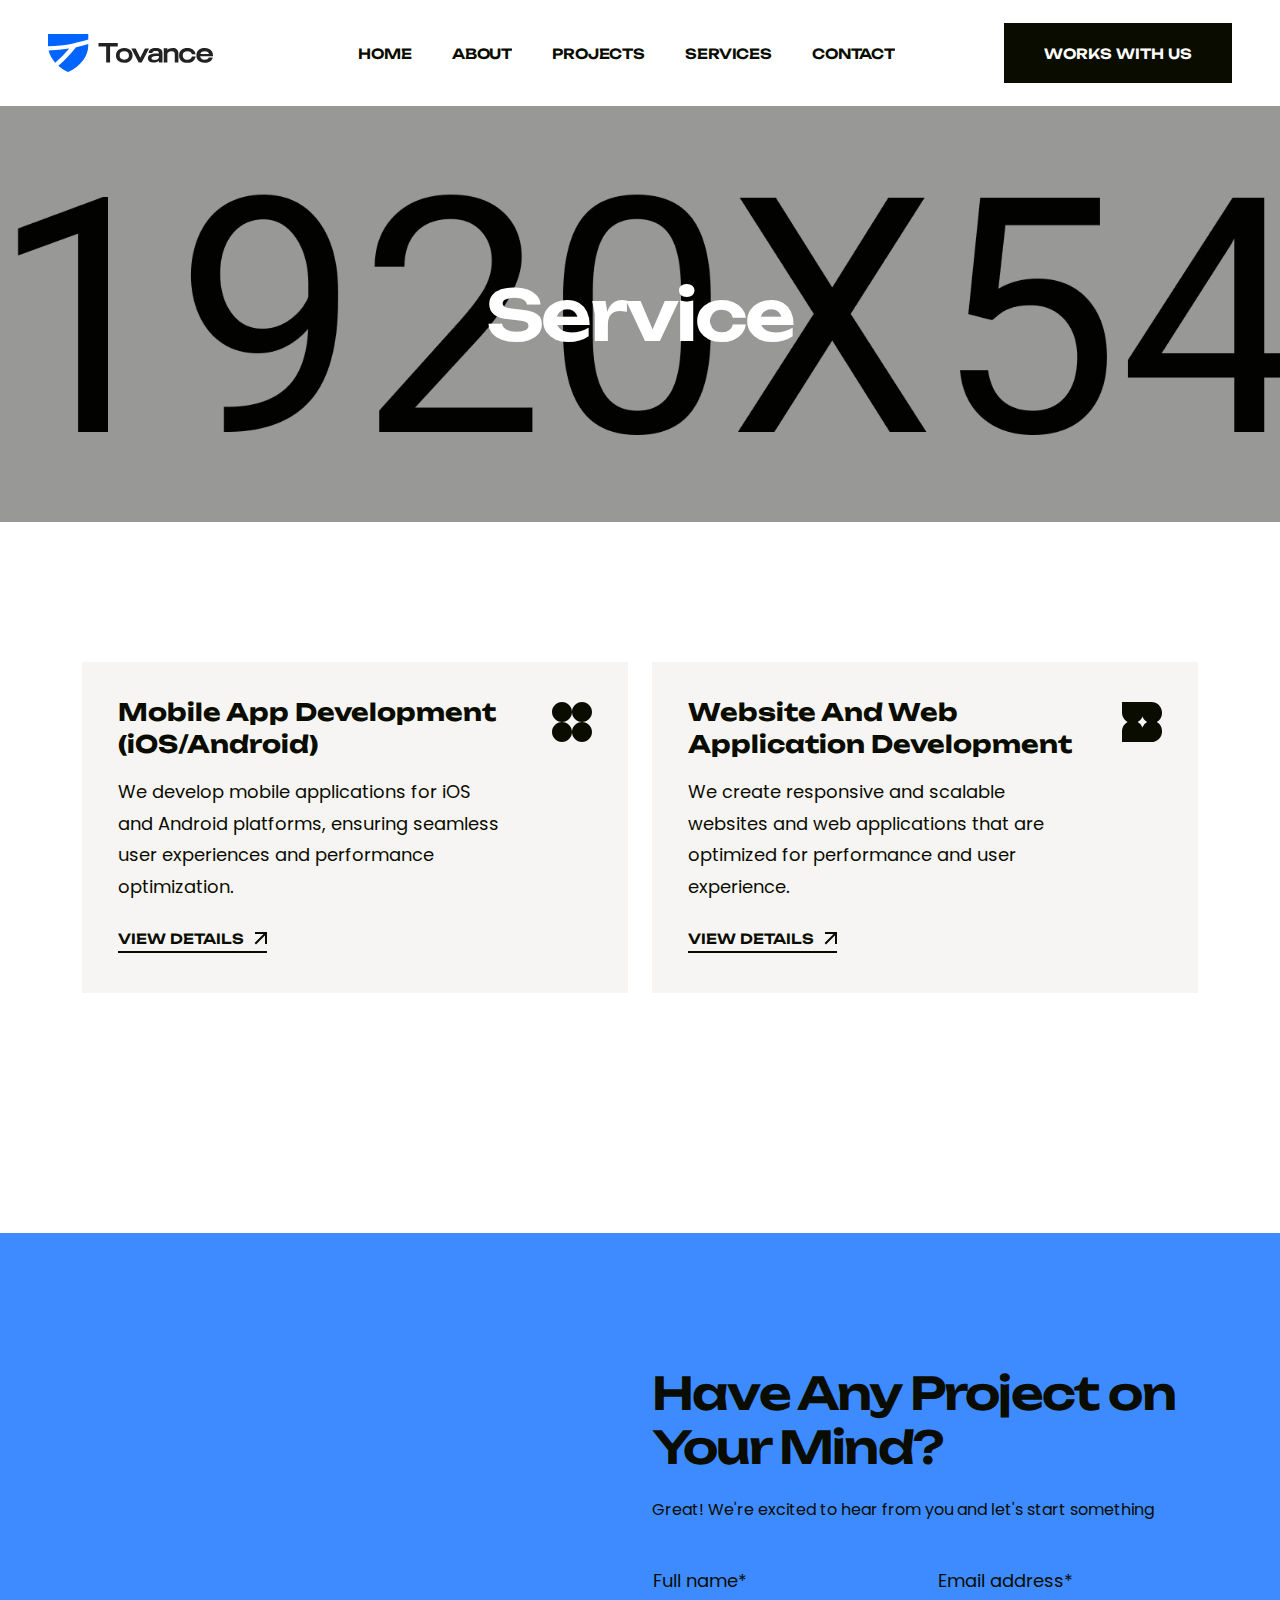
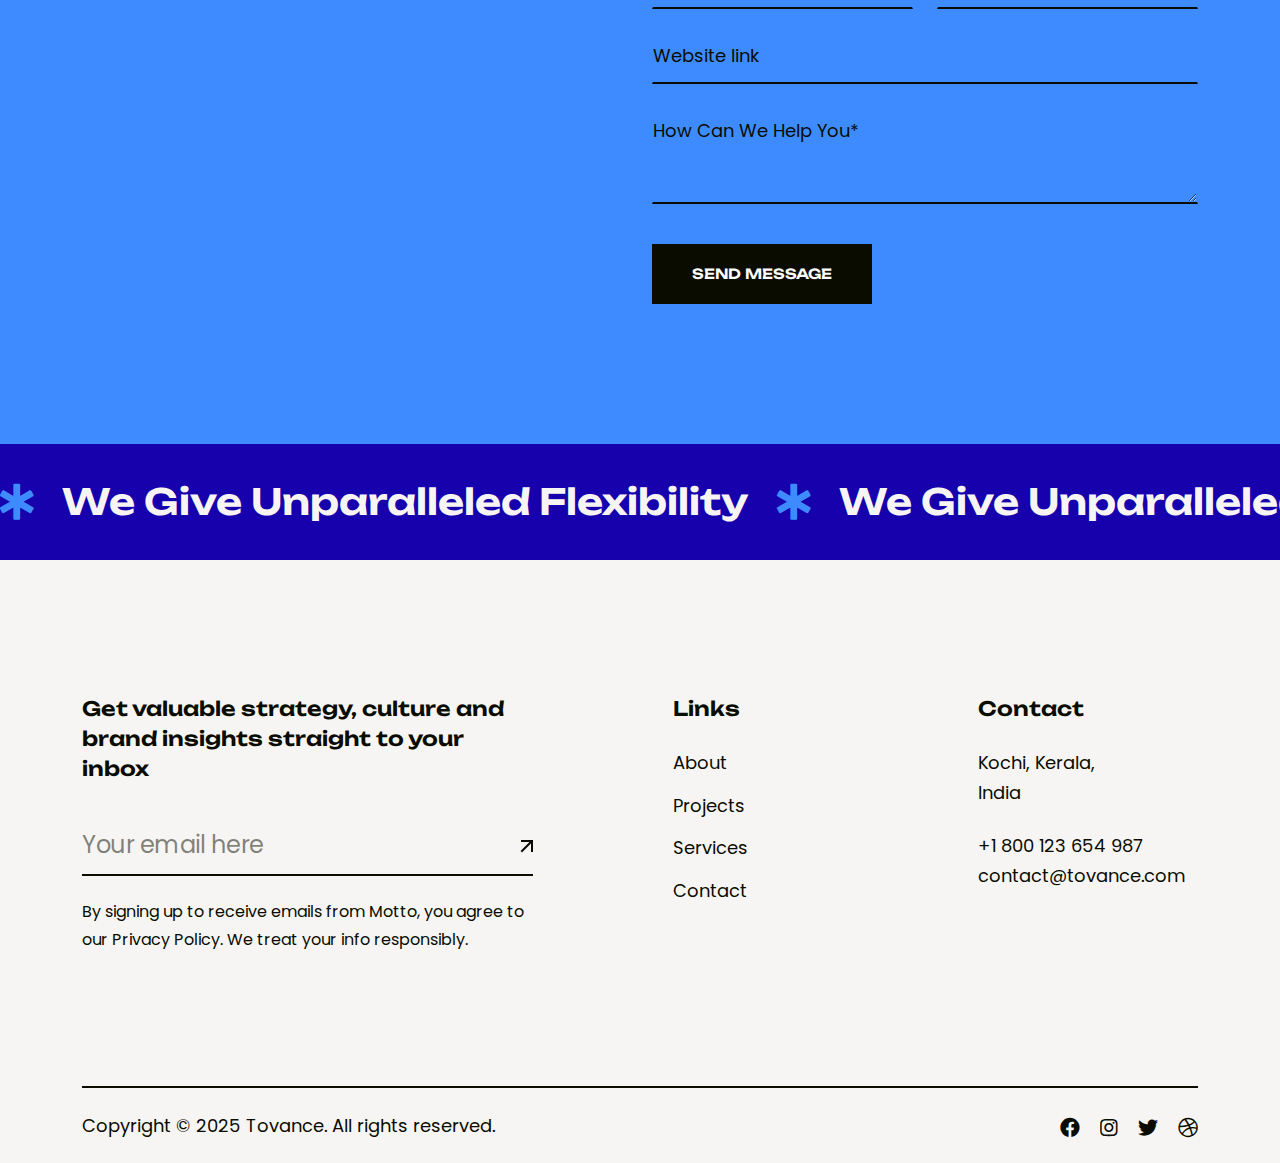
<file: service.html>
<!doctype html>
<html class="no-js" lang="zxx">

<head>
    <meta charset="utf-8">
    <meta http-equiv="x-ua-compatible" content="ie=edge">
    <title>Frisk - Creative Agency & Portfolio HTML Template</title>
    <meta name="description" content="Frisk - Creative Agency & Portfolio HTML Template">
    <meta name="keywords" content="Frisk - Creative Agency & Portfolio HTML Template">
    <meta name="robots" content="INDEX,FOLLOW">

    <!-- Mobile Specific Metas -->
    <meta name="viewport" content="width=device-width, initial-scale=1, shrink-to-fit=no">

    <!-- Favicons - Place favicon.ico in the root directory -->
    <link rel="icon" type="image/png" sizes="32x32" href="assets/img/favicons/favicon.png">
    <meta name="msapplication-TileColor" content="#ffffff">
    <meta name="msapplication-TileImage" content="assets/img/favicons/ms-icon-144x144.png">
    <meta name="theme-color" content="#ffffff">

    <!--==============================
	  Google Fonts
	============================== -->
    <link rel="preconnect" href="https://fonts.googleapis.com">
    <link rel="preconnect" href="https://fonts.gstatic.com" crossorigin>
    <link href="https://fonts.googleapis.com/css2?family=Poppins:wght@300;400;500;600;700;800&family=Unbounded:wght@400;500;600;700&display=swap" rel="stylesheet">



    <!--==============================
	    All CSS File
	============================== -->
    <link rel="stylesheet" href="assets/css/bootstrap.min.css">
    <link rel="stylesheet" href="assets/css/all.min.css">
    <link rel="stylesheet" href="assets/css/magnific-popup.min.css">
    <link rel="stylesheet" href="assets/css/slick.min.css">
    <link rel="stylesheet" href="assets/css/animate.min.css">
    <link rel="stylesheet" href="assets/css/imageRevealHover.css">
    <!-- Theme Custom CSS -->
    <link rel="stylesheet" href="assets/css/style.css">

</head>

<body>
    <!--********************************
   		Code Start From Here
	******************************** -->




    <!--==============================
     Preloader
    ==============================-->
    <div class="preloader">
        <div class="preloader-inner">
            <span></span>
            <span></span>
            <span></span>
            <span></span>
        </div>
    </div>

    <div class="popup-search-box">
        <button class="searchClose"><img src="assets/img/icon/close.svg" alt="img"></button>
        <form action="#">
            <input type="text" placeholder="Search Here..">
            <button type="submit"><img src="assets/img/icon/search-white.svg" alt="img"></button>
        </form>
    </div>

    <div class="sidemenu-wrapper">
        <div class="sidemenu-content">
            <button class="closeButton sideMenuCls"><img src="assets/img/icon/close.svg" alt="icon"></button>
            <div class="widget footer-widget">
                <div class="widget-about">
                    <div class="footer-logo">
                        <a href="index.html"><img src="assets/img/logo-white.svg" alt="Ovation"></a>
                    </div>
                    <p class="about-text">We are digital agency that helps businesses develop immersive and engaging</p>
                    <div class="sidebar-wrap">
                        <h6>Kochi, Kerala,</h6>
                        <h6>India</h6>
                    </div>
                    <div class="sidebar-wrap">
                        <h6><a href="tel:1800123654987">+1 800 123 654 987 </a></h6>
                        <h6><a href="mailto:contact@tovance.com">contact@tovance.com</a></h6>
                    </div>
                    <div class="social-btn style2">
                        <a href="https://www.facebook.com/">
                            <span class="link-effect">
                                <span class="effect-1"><i class="fab fa-facebook"></i></span>
                                <span class="effect-1"><i class="fab fa-facebook"></i></span>
                            </span>
                        </a>
                        <a href="https://instagram.com/">
                            <span class="link-effect">
                                <span class="effect-1"><i class="fab fa-instagram"></i></span>
                                <span class="effect-1"><i class="fab fa-instagram"></i></span>
                            </span>
                        </a>
                        <a href="https://twitter.com/">
                            <span class="link-effect">
                                <span class="effect-1"><i class="fab fa-twitter"></i></span>
                                <span class="effect-1"><i class="fab fa-twitter"></i></span>
                            </span>
                        </a>
                        <a href="https://dribbble.com/">
                            <span class="link-effect">
                                <span class="effect-1"><i class="fab fa-dribbble"></i></span>
                                <span class="effect-1"><i class="fab fa-dribbble"></i></span>
                            </span>
                        </a>
                    </div>
                </div>
            </div>
            <div class="d-flex justify-content-end">
                <a href="contact.html" class="chat-btn gsap-magnetic">Let’s Talk with us</a>
            </div>
        </div>
    </div>
    <!--==============================
    Mobile Menu
    ============================== -->
    <div class="mobile-menu-wrapper">
        <div class="mobile-menu-area">
            <button class="menu-toggle"><i class="fas fa-times"></i></button>
            <div class="mobile-logo">
                <a href="index.html"><img src="assets/img/logo.svg" alt="Ovation"></a>
            </div>
            <div class="mobile-menu">
                <ul>
                    <li>
                        <a href="index.html">Home</a>
                    </li>
                    <li>
                        <a href="about.html">About</a>
                    </li>
                    <li>
                        <a href="project.html">Projects</a>
                    </li>
                    <li class="active">
                        <a href="service.html">Services</a>
                    </li>
                    <li>
                        <a href="contact.html">Contact</a>
                    </li>
                </ul>
            </div>
            <div class="sidebar-wrap">
                <h6>27 Division St, New York,</h6>
                <h6>NY 10002, USA</h6>
            </div>
            <div class="sidebar-wrap">
                <h6><a href="tel:1800123654987">+1 800 123 654 987 </a></h6>
                <h6><a href="mailto:contact@tovance.com">contact@tovance.com</a></h6>
            </div>
            <div class="social-btn style3">
                <a href="https://www.facebook.com/">
                    <span class="link-effect">
                        <span class="effect-1"><i class="fab fa-facebook"></i></span>
                        <span class="effect-1"><i class="fab fa-facebook"></i></span>
                    </span>
                </a>
                <a href="https://instagram.com/">
                    <span class="link-effect">
                        <span class="effect-1"><i class="fab fa-instagram"></i></span>
                        <span class="effect-1"><i class="fab fa-instagram"></i></span>
                    </span>
                </a>
                <a href="https://twitter.com/">
                    <span class="link-effect">
                        <span class="effect-1"><i class="fab fa-twitter"></i></span>
                        <span class="effect-1"><i class="fab fa-twitter"></i></span>
                    </span>
                </a>
                <a href="https://dribbble.com/">
                    <span class="link-effect">
                        <span class="effect-1"><i class="fab fa-dribbble"></i></span>
                        <span class="effect-1"><i class="fab fa-dribbble"></i></span>
                    </span>
                </a>
            </div>
        </div>
    </div>
    <!--==============================
	Header Area
    ==============================-->
    <header class="nav-header header-layout3 bg-white">
        <div class="sticky-wrapper">
            <!-- Main Menu Area -->
            <div class="menu-area">
                <div class="container-fluid">
                    <div class="row align-items-center justify-content-between">
                        <div class="col-auto">
                            <div class="header-logo">
                                <a href="index.html"><img src="assets/img/logo.svg" alt="logo"></a>
                            </div>
                        </div>
                        <div class="col-auto ms-auto">
                            <nav class="main-menu d-none d-lg-inline-block">
                                <ul>
                                    <li class="">
                                        <a href="index.html">
                                            <span class="link-effect">
                                                <span class="effect-1">HOME</span>
                                                <span class="effect-1">HOME</span>
                                            </span>
                                        </a>
                                    </li>
                                    <li class="">
                                        <a href="about.html">
                                            <span class="link-effect">
                                                <span class="effect-1">ABOUT</span>
                                                <span class="effect-1">ABOUT</span>
                                            </span>
                                        </a>
                                    </li>
                                    <li class="">
                                        <a href="project.html">
                                            <span class="link-effect">
                                                <span class="effect-1">PROJECTS</span>
                                                <span class="effect-1">PROJECTS</span>
                                            </span>
                                        </a>
                                    </li>
                                    <li class="active">
                                        <a href="service.html">
                                            <span class="link-effect">
                                                <span class="effect-1">SERVICES</span>
                                                <span class="effect-1">SERVICES</span>
                                            </span>
                                        </a>
                                    </li>
                                    <li class="">
                                        <a href="contact.html">
                                            <span class="link-effect">
                                                <span class="effect-1">CONTACT</span>
                                                <span class="effect-1">CONTACT</span>
                                            </span>
                                        </a>
                                    </li>
                                    
                                </ul>
                            </nav>
                            <div class="navbar-right d-inline-flex d-lg-none">
                                <button type="button" class="menu-toggle sidebar-btn">
                                    <span class="line"></span>
                                    <span class="line"></span>
                                    <span class="line"></span>
                                </button>
                            </div>
                        </div>
                        <div class="col-auto d-none d-lg-block">
                            <div class="header-button">
                                <a href="project.html" class="btn">
                                    <span class="link-effect">
                                        <span class="effect-1">WORKS WITH US</span>
                                        <span class="effect-1">WORKS WITH US</span>
                                    </span>
                                </a>
                            </div>
                        </div>
                    </div>
                </div>
            </div>
        </div>
    </header>

    <!--==============================
    Breadcumb
    ============================== -->
    <div class="breadcumb-wrapper " data-bg-src="assets/img/bg/breadcumb-bg1-2.jpg">
        <div class="container">
            <div class="breadcumb-content">
                <h1 class="breadcumb-title">Service</h1>
            </div>
        </div>
    </div>

    <!--==============================
    Feature Area
    ==============================-->
    <div class="feature-area-1 space">
        <div class="container">
            <div class="row gy-4 align-items-center justify-content-center">
                <div class="col-xxl-6 col-xl-6">
                    <div class="feature-card style-grid">
                        <div class="feature-card-icon">
                            <img src="assets/img/icon/feature-icon1-1.svg" alt="icon">
                        </div>
                        <div class="feature-card-details">
                            <h4 class="feature-card-title">
                                <a href="service.html">Mobile App Development (iOS/Android)</a>
                            </h4>
                            <p class="feature-card-text">We develop mobile applications for iOS and Android platforms, ensuring seamless user experiences and performance optimization.</p>
                            <a href="service-details-mobile.html" class="link-btn">
                                <span class="link-effect">
                                    <span class="effect-1">VIEW DETAILS</span>
                                    <span class="effect-1">VIEW DETAILS</span>
                                </span>
                                <img src="assets/img/icon/arrow-left-top.svg" alt="icon">
                            </a>
                        </div>
                    </div>
                </div>
                <div class="col-xxl-6 col-xl-6">
                    <div class="feature-card style-grid">
                        <div class="feature-card-icon">
                            <img src="assets/img/icon/feature-icon1-2.svg" alt="icon">
                        </div>
                        <div class="feature-card-details">
                            <h4 class="feature-card-title">
                                <a href="service.html">Website And Web Application Development</a>
                            </h4>
                            <p class="feature-card-text">We create responsive and scalable websites and web applications that are optimized for performance and user experience.</p>
                            <a href="service-details-web.html" class="link-btn">
                                <span class="link-effect">
                                    <span class="effect-1">VIEW DETAILS</span>
                                    <span class="effect-1">VIEW DETAILS</span>
                                </span>
                                <img src="assets/img/icon/arrow-left-top.svg" alt="icon">
                            </a>
                        </div>
                    </div>
                </div>
            </div>
        </div>
    </div>

    <!--==============================
    Contact Area
    ==============================-->
    <div class="contact-area-1 space bg-theme">
        <div class="contact-map shape-mockup wow img-custom-anim-left" data-wow-duration="1.5s" data-wow-delay="0.2s" data-left="0" data-top="-100px" data-bottom="140px">
            <iframe src="https://maps.google.com/maps?q=Kochi%2C%20Kerala%2C%20India&t=m&z=12&output=embed&iwloc=near" allowfullscreen="" loading="lazy"></iframe>
        </div>
        <div class="container">
            <div class="row align-items-center justify-content-end">
                <div class="col-lg-6">
                    <div class="contact-form-wrap">
                        <div class="title-area mb-30">
                            <h2 class="sec-title">Have Any Project on Your Mind?</h2>
                            <p>Great! We're excited to hear from you and let's start something</p>
                        </div>
                        <form action="mail.php" method="POST" class="contact-form ajax-contact">
                            <div class="row">
                                <div class="col-md-6">
                                    <div class="form-group">
                                        <input type="text" class="form-control style-border" name="name" id="name" placeholder="Full name*">
                                    </div>
                                </div>
                                <div class="col-md-6">
                                    <div class="form-group">
                                        <input type="text" class="form-control style-border" name="email" id="email" placeholder="Email address*">
                                    </div>
                                </div>
                                <div class="col-lg-12">
                                    <div class="form-group">
                                        <input type="text" class="form-control style-border" name="website" id="website" placeholder="Website link">
                                    </div>
                                </div>
                                <div class="col-lg-12">
                                    <div class="form-group">
                                        <textarea name="message" placeholder="How Can We Help You*" id="contactForm" class="form-control style-border"></textarea>
                                    </div>
                                </div>
                            </div>
                            <div class="form-btn col-12">
                                <button type="submit" class="btn mt-20">
                                    <span class="link-effect">
                                        <span class="effect-1">SEND MESSAGE</span>
                                        <span class="effect-1">SEND MESSAGE</span>
                                    </span>
                                </button>
                            </div>
                        </form>
                    </div>
                </div>
            </div>
        </div>
    </div>

    <!--==============================
    Marquee Area
    ==============================-->
    <div class="container-fluid p-0 overflow-hidden">
        <div class="slider__marquee clearfix marquee-wrap">
            <div class="marquee_mode marquee__group">
                <h6 class="item m-item"><a href="#"><i class="fas fa-star-of-life"></i> We Give Unparalleled Flexibility</a></h6>
                <h6 class="item m-item"><a href="#"><i class="fas fa-star-of-life"></i> We Give Unparalleled Flexibility</a></h6>
                <h6 class="item m-item"><a href="#"><i class="fas fa-star-of-life"></i> We Give Unparalleled Flexibility</a></h6>
                <h6 class="item m-item"><a href="#"><i class="fas fa-star-of-life"></i> We Give Unparalleled Flexibility</a></h6>
            </div>
        </div>
    </div>

    <!--==============================
        Footer Area
    ==============================-->
    <footer class="footer-wrapper footer-layout2 overflow-hidden">
        <div class="container">
            <div class="widget-area space-top">
                <div class="row justify-content-between">
                    <div class="col-md-6 col-xl-5 col-lg-6">
                        <div class="widget widget-newsletter footer-widget">
                            <h3 class="widget_title">Get valuable strategy, culture and brand insights straight to your inbox</h3>
                            <form class="newsletter-form">
                                <div class="form-group">
                                    <input class="form-control" type="email" placeholder="Your email here" required="">
                                </div>
                                <button type="submit" class="btn"><img src="assets/img/icon/arrow-left-top.svg" alt=""></button>
                            </form>
                            <p>By signing up to receive emails from Motto, you agree to our Privacy Policy. We treat your info responsibly.</p>
                        </div>
                    </div>
                    <div class="col-md-3 col-xl-2 col-lg-3">
                        <div class="widget widget_nav_menu footer-widget">
                            <h3 class="widget_title">Links</h3>
                            <div class="menu-all-pages-container list-column2">
                                <ul class="menu">
                                    <li><a href="about.html">About</a></li>
                                    <li><a href="project.html">Projects</a></li>
                                    <li><a href="service.html">Services</a></li>
                                    <li><a href="contact.html">Contact</a></li>
                                </ul>
                            </div>
                        </div>
                    </div>
                    <div class="col-md-6 col-xl-auto col-lg-4">
                        <div class="widget footer-widget widget-contact">
                            <h3 class="widget_title">Contact</h3>
                            <ul class="contact-info-list">
                                <li>Kochi, Kerala, <br> India</li>
                                <li>
                                    <a href="tel:1800123654987">+1 800 123 654 987</a>
                                    <a href="mailto:contact@tovance.com">contact@tovance.com</a>
                                </li>
                            </ul>
                        </div>
                    </div>
                </div>
            </div>
        </div>
        <div class="container">
            <div class="copyright-wrap">
                <div class="row gy-3 justify-content-between align-items-center">
                    <div class="col-md-6">
                        <p class="copyright-text">Copyright © 2025
                            <a href="index.html">Tovance</a>. All rights reserved.
                        </p>

                    </div>
                    <div class="col-md-6 align-self-center">
                        <div class="social-btn style3 justify-content-md-end">
                            <a href="https://www.facebook.com/">
                                <span class="link-effect">
                                    <span class="effect-1"><i class="fab fa-facebook"></i></span>
                                    <span class="effect-1"><i class="fab fa-facebook"></i></span>
                                </span>
                            </a>
                            <a href="https://instagram.com/">
                                <span class="link-effect">
                                    <span class="effect-1"><i class="fab fa-instagram"></i></span>
                                    <span class="effect-1"><i class="fab fa-instagram"></i></span>
                                </span>
                            </a>
                            <a href="https://twitter.com/">
                                <span class="link-effect">
                                    <span class="effect-1"><i class="fab fa-twitter"></i></span>
                                    <span class="effect-1"><i class="fab fa-twitter"></i></span>
                                </span>
                            </a>
                            <a href="https://dribbble.com/">
                                <span class="link-effect">
                                    <span class="effect-1"><i class="fab fa-dribbble"></i></span>
                                    <span class="effect-1"><i class="fab fa-dribbble"></i></span>
                                </span>
                            </a>
                        </div>
                    </div>
                </div>
            </div>
        </div>
    </footer>

    <!--********************************
			Code End  Here
	******************************** -->

    <!-- Scroll To Top -->
    <div class="scroll-top">
        <svg class="progress-circle svg-content" width="100%" height="100%" viewBox="-1 -1 102 102">
            <path d="M50,1 a49,49 0 0,1 0,98 a49,49 0 0,1 0,-98" style="transition: stroke-dashoffset 10ms linear 0s; stroke-dasharray: 307.919, 307.919; stroke-dashoffset: 307.919;"></path>
        </svg>
    </div>


    <!-- Jquery -->
    <script src="assets/js/vendor/jquery-3.6.0.min.js"></script>
    <script src="assets/js/slick.min.js"></script>
    <script src="assets/js/bootstrap.min.js"></script>
    <script src="assets/js/jquery.magnific-popup.min.js"></script>
    <script src="assets/js/jquery.counterup.min.js"></script>
    <script src="assets/js/imagesloaded.pkgd.min.js"></script>
    <script src="assets/js/isotope.pkgd.min.js"></script>
    <script src="assets/js/gsap.min.js"></script>
<script src="assets/js/ScrollTrigger.min.js"></script>
    <script src="assets/js/sticky-kit.min.js"></script>

    
    <script src="assets/js/imageRevealHover.js"></script>
    <script src="assets/js/jarallax.min.js"></script>
    <script src="assets/js/jquery.marquee.min.js"></script>
    <script src="assets/js/jquery-ui.min.js"></script>
    <script src="assets/js/waypoints.js"></script>
    <script src="assets/js/wow.js"></script>

    <!-- Main Js File -->
    <script src="assets/js/main.js"></script>
</body>

</html>
</file>
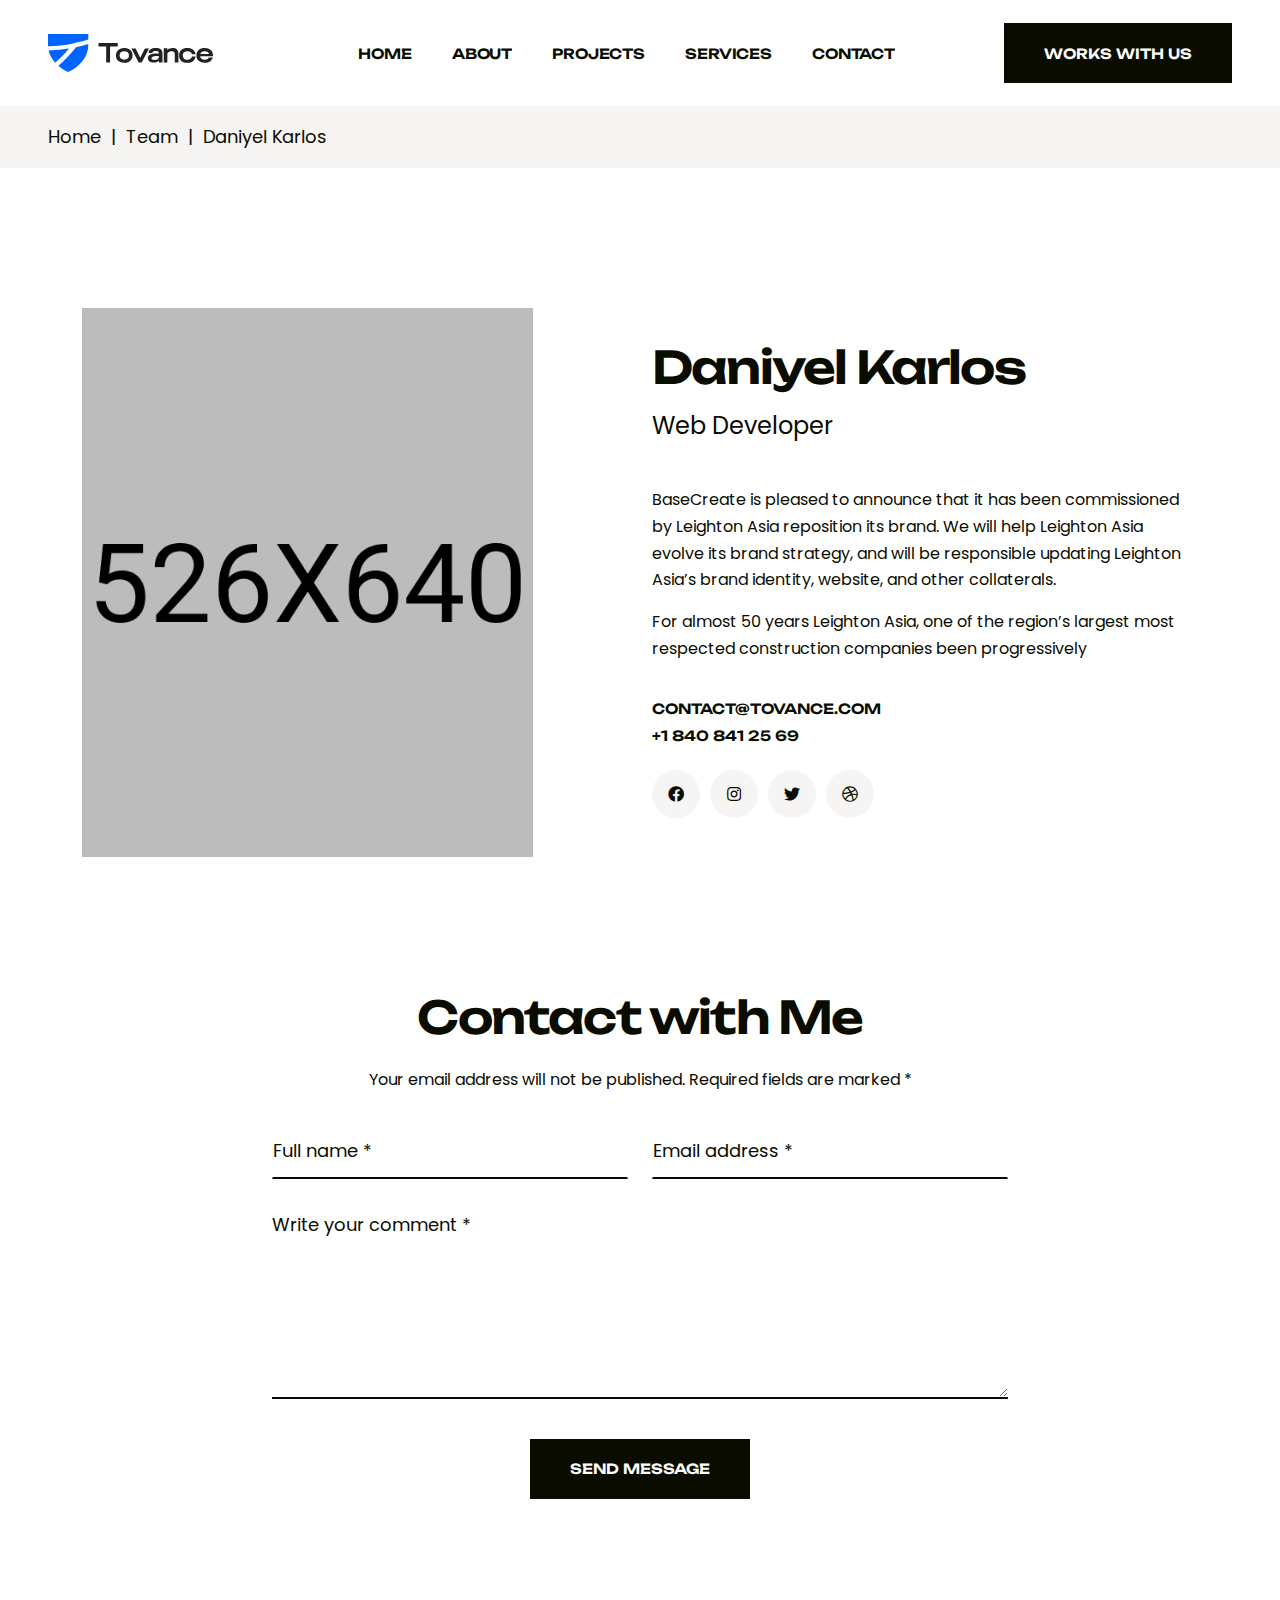
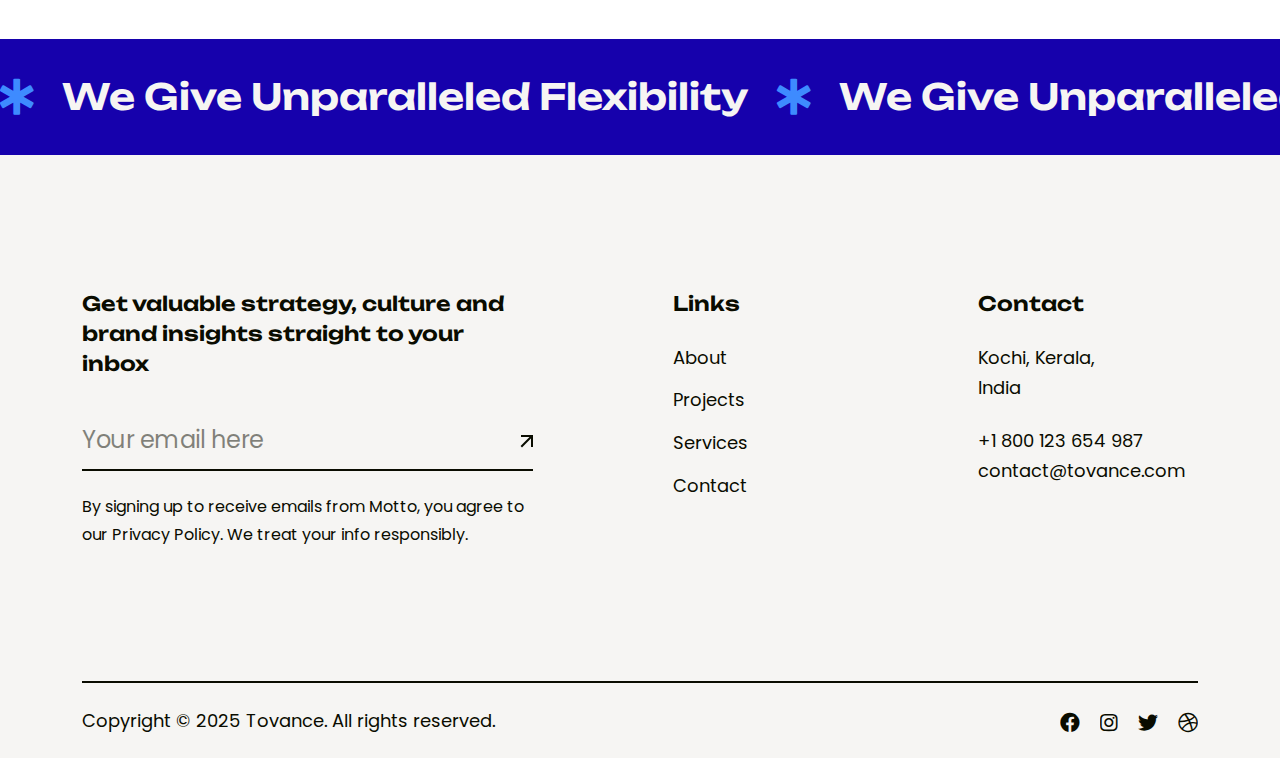
<file: team-details.html>
<!doctype html>
<html class="no-js" lang="zxx">

<head>
    <meta charset="utf-8">
    <meta http-equiv="x-ua-compatible" content="ie=edge">
    <title>Frisk - Creative Agency & Portfolio HTML Template</title>
    <meta name="description" content="Frisk - Creative Agency & Portfolio HTML Template">
    <meta name="keywords" content="Frisk - Creative Agency & Portfolio HTML Template">
    <meta name="robots" content="INDEX,FOLLOW">

    <!-- Mobile Specific Metas -->
    <meta name="viewport" content="width=device-width, initial-scale=1, shrink-to-fit=no">

    <!-- Favicons - Place favicon.ico in the root directory -->
    <link rel="icon" type="image/png" sizes="32x32" href="assets/img/favicons/favicon.png">
    <meta name="msapplication-TileColor" content="#ffffff">
    <meta name="msapplication-TileImage" content="assets/img/favicons/ms-icon-144x144.png">
    <meta name="theme-color" content="#ffffff">

    <!--==============================
	  Google Fonts
	============================== -->
    <link rel="preconnect" href="https://fonts.googleapis.com">
    <link rel="preconnect" href="https://fonts.gstatic.com" crossorigin>
    <link href="https://fonts.googleapis.com/css2?family=Poppins:wght@300;400;500;600;700;800&family=Unbounded:wght@400;500;600;700&display=swap" rel="stylesheet">



    <!--==============================
	    All CSS File
	============================== -->
    <link rel="stylesheet" href="assets/css/bootstrap.min.css">
    <link rel="stylesheet" href="assets/css/all.min.css">
    <link rel="stylesheet" href="assets/css/magnific-popup.min.css">
    <link rel="stylesheet" href="assets/css/slick.min.css">
    <link rel="stylesheet" href="assets/css/animate.min.css">
    <link rel="stylesheet" href="assets/css/imageRevealHover.css">
    <!-- Theme Custom CSS -->
    <link rel="stylesheet" href="assets/css/style.css">

</head>

<body>
    <!--********************************
   		Code Start From Here
	******************************** -->




    <!--==============================
     Preloader
    ==============================-->
    <div class="preloader">
        <div class="preloader-inner">
            <span></span>
            <span></span>
            <span></span>
            <span></span>
        </div>
    </div>

    <div class="popup-search-box">
        <button class="searchClose"><img src="assets/img/icon/close.svg" alt="img"></button>
        <form action="#">
            <input type="text" placeholder="Search Here..">
            <button type="submit"><img src="assets/img/icon/search-white.svg" alt="img"></button>
        </form>
    </div>

    <div class="sidemenu-wrapper">
        <div class="sidemenu-content">
            <button class="closeButton sideMenuCls"><img src="assets/img/icon/close.svg" alt="icon"></button>
            <div class="widget footer-widget">
                <div class="widget-about">
                    <div class="footer-logo">
                        <a href="index.html"><img src="assets/img/logo-white.svg" alt="Ovation"></a>
                    </div>
                    <p class="about-text">We are digital agency that helps businesses develop immersive and engaging</p>
                    <div class="sidebar-wrap">
                        <h6>Kochi, Kerala,</h6>
                        <h6>India</h6>
                    </div>
                    <div class="sidebar-wrap">
                        <h6><a href="tel:1800123654987">+1 800 123 654 987 </a></h6>
                        <h6><a href="mailto:contact@tovance.com">contact@tovance.com</a></h6>
                    </div>
                    <div class="social-btn style2">
                        <a href="https://www.facebook.com/">
                            <span class="link-effect">
                                <span class="effect-1"><i class="fab fa-facebook"></i></span>
                                <span class="effect-1"><i class="fab fa-facebook"></i></span>
                            </span>
                        </a>
                        <a href="https://instagram.com/">
                            <span class="link-effect">
                                <span class="effect-1"><i class="fab fa-instagram"></i></span>
                                <span class="effect-1"><i class="fab fa-instagram"></i></span>
                            </span>
                        </a>
                        <a href="https://twitter.com/">
                            <span class="link-effect">
                                <span class="effect-1"><i class="fab fa-twitter"></i></span>
                                <span class="effect-1"><i class="fab fa-twitter"></i></span>
                            </span>
                        </a>
                        <a href="https://dribbble.com/">
                            <span class="link-effect">
                                <span class="effect-1"><i class="fab fa-dribbble"></i></span>
                                <span class="effect-1"><i class="fab fa-dribbble"></i></span>
                            </span>
                        </a>
                    </div>
                </div>
            </div>
            <div class="d-flex justify-content-end">
                <a href="contact.html" class="chat-btn gsap-magnetic">Let’s Talk with us</a>
            </div>
        </div>
    </div>
    <!--==============================
    Mobile Menu
    ============================== -->
    <div class="mobile-menu-wrapper">
        <div class="mobile-menu-area">
            <button class="menu-toggle"><i class="fas fa-times"></i></button>
            <div class="mobile-logo">
                <a href="index.html"><img src="assets/img/logo.svg" alt="Ovation"></a>
            </div>
            <div class="mobile-menu">
                <ul>
                    <li class="menu-item-has-children">
                        <a href="#">Home</a>
                        <ul class="sub-menu">
                            <li><a href="index.html">Digital Agency</a></li>
                            <li><a href="home-2.html">Creative Agency</a></li>
                            <li><a href="home-3.html">Design Studio</a></li>
                            <li><a href="home-4.html">Digital Marketing</a></li>
                            <li><a href="home-5.html">Modern Agency</a></li>
                            <li><a href="home-6.html">Creative Studio</a></li>
                            <li><a href="home-7.html">Startup Agency</a></li>
                            <li><a href="home-8.html">Personal Portfolio</a></li>
                            <li><a href="home-9.html">Portfolio Showcase</a></li>
                            <li><a href="home-10.html">Interactive Link</a></li>
                            <li><a href="home-11.html">Showcase Carousel</a></li>
                            <li><a href="home-12.html">Fullscreen Slideshow</a></li>
                            <li><a href="home-13.html">Branding Agency</a></li>
                            <li><a href="home-14.html">Marketing Agency</a></li>
                            <li><a href="home-15.html">Web Studio</a></li>
                            <li><a href="home-16.html">Agency Classic</a></li>
                            <li><a href="home-17.html">AI Startup</a></li>
                            <li><a href="home-18.html">Agency Shop</a></li>
                        </ul>
                    </li>
                    <li class="menu-item-has-children">
                        <a href="#">Pages</a>
                        <ul class="sub-menu">
                            <li><a href="about.html">About Page</a></li>
                            <li class="menu-item-has-children"><a href="service.html">Service Page</a>
                                <ul class="sub-menu">
                                    <li><a href="service.html">Service Version 1</a></li>
                                    <li><a href="service-2.html">Service Version 2</a></li>
                                    <li><a href="service-3.html">Service Version 3</a></li>
                                    <li><a href="service-details.html">Service Details Page</a></li>
                                </ul>
                            </li>
                            <li><a href="service-details.html">Service Details</a></li>
                            <li><a href="team.html">Team Page</a></li>
                            <li class="active"><a href="team-details.html">Team Details Page</a></li>
                            <li><a href="pricing.html">Pricing Page</a></li>
                            <li class="menu-item-has-children"><a href="shop.html">Shop</a>
                                <ul class="sub-menu">
                                    <li><a href="shop.html">Shop Page</a></li>
                                    <li><a href="shop-details.html">Shop Details</a></li>
                                    <li><a href="cart.html">Cart Page</a></li>
                                    <li><a href="checkout.html">Checkout</a></li>
                                </ul>
                            </li>
                            <li><a href="faq.html">FAQ Page</a></li>
                            <li><a href="error.html">Error Page</a></li>
                        </ul>
                    </li>
                    <li class="menu-item-has-children">
                        <a href="#">Portfolio</a>
                        <ul class="sub-menu">
                            <li><a href="project.html">Portfolio Masonary</a></li>
                            <li><a href="project-2.html">Portfolio Pinterest</a></li>
                            <li><a href="project-3.html">Portfolio Gallery</a></li>
                            <li><a href="project-4.html">Portfolio Full Width</a></li>
                            <li><a href="project-5.html">Portfolio Slider</a></li>
                            <li><a href="project-6.html">Portfolio Interactive</a></li>
                            <li><a href="project-details.html">Portfolio Details</a></li>
                        </ul>
                    </li>
                    <li class="menu-item-has-children">
                        <a href="#">Blog</a>
                        <ul class="sub-menu">
                            <li><a href="blog.html">Blog Standard</a></li>
                            <li><a href="blog-2.html">Blog 2 Column</a></li>
                            <li><a href="blog-details.html">Blog Details</a></li>
                        </ul>
                    </li>
                    <li>
                        <a href="contact.html">Contact</a>
                    </li>
                </ul>
            </div>
            <div class="sidebar-wrap">
                <h6>27 Division St, New York,</h6>
                <h6>NY 10002, USA</h6>
            </div>
            <div class="sidebar-wrap">
                <h6><a href="tel:1800123654987">+1 800 123 654 987 </a></h6>
                <h6><a href="mailto:contact@tovance.com">contact@tovance.com</a></h6>
            </div>
            <div class="social-btn style3">
                <a href="https://www.facebook.com/">
                    <span class="link-effect">
                        <span class="effect-1"><i class="fab fa-facebook"></i></span>
                        <span class="effect-1"><i class="fab fa-facebook"></i></span>
                    </span>
                </a>
                <a href="https://instagram.com/">
                    <span class="link-effect">
                        <span class="effect-1"><i class="fab fa-instagram"></i></span>
                        <span class="effect-1"><i class="fab fa-instagram"></i></span>
                    </span>
                </a>
                <a href="https://twitter.com/">
                    <span class="link-effect">
                        <span class="effect-1"><i class="fab fa-twitter"></i></span>
                        <span class="effect-1"><i class="fab fa-twitter"></i></span>
                    </span>
                </a>
                <a href="https://dribbble.com/">
                    <span class="link-effect">
                        <span class="effect-1"><i class="fab fa-dribbble"></i></span>
                        <span class="effect-1"><i class="fab fa-dribbble"></i></span>
                    </span>
                </a>
            </div>
        </div>
    </div>
    <!--==============================
	Header Area
    ==============================-->
    <header class="nav-header header-layout3 bg-white">
        <div class="sticky-wrapper">
            <!-- Main Menu Area -->
            <div class="menu-area">
                <div class="container-fluid">
                    <div class="row align-items-center justify-content-between">
                        <div class="col-auto">
                            <div class="header-logo">
                                <a href="index.html"><img src="assets/img/logo.svg" alt="logo"></a>
                            </div>
                        </div>
                        <div class="col-auto ms-auto">
                            <nav class="main-menu d-none d-lg-inline-block">
                                <ul>
                                    <li class="">
                                        <a href="index.html">
                                            <span class="link-effect">
                                                <span class="effect-1">HOME</span>
                                                <span class="effect-1">HOME</span>
                                            </span>
                                        </a>
                                    </li>
                                    <li class="">
                                        <a href="about.html">
                                            <span class="link-effect">
                                                <span class="effect-1">ABOUT</span>
                                                <span class="effect-1">ABOUT</span>
                                            </span>
                                        </a>
                                    </li>
                                    <li class="">
                                        <a href="project.html">
                                            <span class="link-effect">
                                                <span class="effect-1">PROJECTS</span>
                                                <span class="effect-1">PROJECTS</span>
                                            </span>
                                        </a>
                                    </li>
                                    <li class="">
                                        <a href="service.html">
                                            <span class="link-effect">
                                                <span class="effect-1">SERVICES</span>
                                                <span class="effect-1">SERVICES</span>
                                            </span>
                                        </a>
                                    </li>
                                    <li class="">
                                        <a href="contact.html">
                                            <span class="link-effect">
                                                <span class="effect-1">CONTACT</span>
                                                <span class="effect-1">CONTACT</span>
                                            </span>
                                        </a>
                                    </li>
                                    
                                </ul>
                            </nav>
                            <div class="navbar-right d-inline-flex d-lg-none">
                                <button type="button" class="menu-toggle sidebar-btn">
                                    <span class="line"></span>
                                    <span class="line"></span>
                                    <span class="line"></span>
                                </button>
                            </div>
                        </div>
                        <div class="col-auto d-none d-lg-block">
                            <div class="header-button">
                                <a href="project.html" class="btn">
                                    <span class="link-effect">
                                        <span class="effect-1">WORKS WITH US</span>
                                        <span class="effect-1">WORKS WITH US</span>
                                    </span>
                                </a>
                            </div>
                        </div>
                    </div>
                </div>
            </div>
        </div>
    </header>

    <!--==============================
    Breadcumb
    ============================== -->
    <div class="breadcumb-wrapper style2 bg-smoke">
        <div class="container-fluid">
            <div class="breadcumb-content">
                <ul class="breadcumb-menu">
                    <li><a href="index.html">Home</a></li>
                    <li><a href="team.html">Team</a></li>
                    <li>Daniyel Karlos</li>
                </ul>
            </div>
        </div>
    </div>

    <!--==============================
    Team Details Page Area
    ==============================-->
    <div class="team-details-page-area space">
        <div class="container">
            <div class="row align-items-center justify-content-between">
                <div class="col-xl-5 col-lg-6">
                    <div class="team-inner-thumb mb-lg-0 mb-40">
                        <img class="w-100" src="assets/img/team/team-details1-1.png" alt="img">
                    </div>
                </div>
                <div class="col-lg-6">
                    <div class="team-details-about-info mb-0">
                        <h2 class="sec-title mb-3">Daniyel Karlos</h2>
                        <h4 class="team-desig">Web Developer</h4>
                        <p class="sec-text mt-30">BaseCreate is pleased to announce that it has been commissioned by Leighton Asia reposition its brand. We will help Leighton Asia evolve its brand strategy, and will be responsible updating Leighton Asia’s brand identity, website, and other collaterals.</p>
                        <p class="sec-text mt-15">For almost 50 years Leighton Asia, one of the region’s largest most respected construction companies been progressively</p>
                        <div class="about-contact-wrap mt-35">
                            <h6 class="about-contact-title"><a href="mailto:contact@tovance.com">contact@tovance.com</a></h6>
                            <h6 class="about-contact-title"><a href="tel:18408412569">+1 840 841 25 69</a></h6>
                            <div class="social-btn mt-4">
                                <a href="https://www.facebook.com/">
                                    <i class="fab fa-facebook"></i>
                                </a>
                                <a href="https://instagram.com/">
                                    <i class="fab fa-instagram"></i>
                                </a>
                                <a href="https://twitter.com/">
                                    <i class="fab fa-twitter"></i>
                                </a>
                                <a href="https://dribbble.com/">
                                    <i class="fab fa-dribbble"></i>
                                </a>
                            </div>
                        </div>
                    </div>

                </div>

            </div>
        </div>
    </div>

    <!--==============================
    Contact Area
    ==============================-->
    <div class="contact-area-2 text-center space-bottom">
        <div class="container">
            <div class="row align-items-center justify-content-center">
                <div class="col-lg-8">
                    <div class="contact-form-wrap">
                        <div class="title-area mb-30">
                            <h3 class="sec-title">Contact with Me</h3>
                            <p>Your email address will not be published. Required fields are marked *</p>
                        </div>
                        <form action="mail.php" method="POST" class="contact-form ajax-contact">
                            <div class="row">
                                <div class="col-md-6">
                                    <div class="form-group">
                                        <input type="text" class="form-control style-border" name="name" id="name" placeholder="Full name *">
                                    </div>
                                </div>
                                <div class="col-md-6">
                                    <div class="form-group">
                                        <input type="text" class="form-control style-border" name="email" id="email" placeholder="Email address *">
                                    </div>
                                </div>
                                <div class="col-lg-12">
                                    <div class="form-group">
                                        <textarea name="message" placeholder="Write your comment *" id="contactForm" class="form-control style-border style2"></textarea>
                                    </div>
                                </div>
                            </div>
                            <div class="form-btn col-12">
                                <button type="submit" class="btn mt-20">
                                    <span class="link-effect">
                                        <span class="effect-1">SEND MESSAGE</span>
                                        <span class="effect-1">SEND MESSAGE</span>
                                    </span>
                                </button>
                            </div>
                        </form>
                    </div>
                </div>
            </div>
        </div>
    </div>

    <!--==============================
    Marquee Area
    ==============================-->
    <div class="container-fluid p-0 overflow-hidden">
        <div class="slider__marquee clearfix marquee-wrap">
            <div class="marquee_mode marquee__group">
                <h6 class="item m-item"><a href="#"><i class="fas fa-star-of-life"></i> We Give Unparalleled Flexibility</a></h6>
                <h6 class="item m-item"><a href="#"><i class="fas fa-star-of-life"></i> We Give Unparalleled Flexibility</a></h6>
                <h6 class="item m-item"><a href="#"><i class="fas fa-star-of-life"></i> We Give Unparalleled Flexibility</a></h6>
                <h6 class="item m-item"><a href="#"><i class="fas fa-star-of-life"></i> We Give Unparalleled Flexibility</a></h6>
            </div>
        </div>
    </div>

    <!--==============================
        Footer Area
    ==============================-->
    <footer class="footer-wrapper footer-layout2 overflow-hidden">
        <div class="container">
            <div class="widget-area space-top">
                <div class="row justify-content-between">
                    <div class="col-md-6 col-xl-5 col-lg-6">
                        <div class="widget widget-newsletter footer-widget">
                            <h3 class="widget_title">Get valuable strategy, culture and brand insights straight to your inbox</h3>
                            <form class="newsletter-form">
                                <div class="form-group">
                                    <input class="form-control" type="email" placeholder="Your email here" required="">
                                </div>
                                <button type="submit" class="btn"><img src="assets/img/icon/arrow-left-top.svg" alt=""></button>
                            </form>
                            <p>By signing up to receive emails from Motto, you agree to our Privacy Policy. We treat your info responsibly.</p>
                        </div>
                    </div>
                    <div class="col-md-3 col-xl-2 col-lg-3">
                        <div class="widget widget_nav_menu footer-widget">
                            <h3 class="widget_title">Links</h3>
                            <div class="menu-all-pages-container list-column2">
                                <ul class="menu">
                                    <li><a href="about.html">About</a></li>
                                    <li><a href="project.html">Projects</a></li>
                                    <li><a href="service.html">Services</a></li>
                                    <li><a href="contact.html">Contact</a></li>
                                </ul>
                            </div>
                        </div>
                    </div>
                    <div class="col-md-6 col-xl-auto col-lg-4">
                        <div class="widget footer-widget widget-contact">
                            <h3 class="widget_title">Contact</h3>
                            <ul class="contact-info-list">
                                <li>Kochi, Kerala, <br> India</li>
                                <li>
                                    <a href="tel:1800123654987">+1 800 123 654 987</a>
                                    <a href="mailto:contact@tovance.com">contact@tovance.com</a>
                                </li>
                            </ul>
                        </div>
                    </div>
                </div>
            </div>
        </div>
        <div class="container">
            <div class="copyright-wrap">
                <div class="row gy-3 justify-content-between align-items-center">
                    <div class="col-md-6">
                        <p class="copyright-text">Copyright © 2025
                            <a href="index.html">Tovance</a>. All rights reserved.
                        </p>

                    </div>
                    <div class="col-md-6 align-self-center">
                        <div class="social-btn style3 justify-content-md-end">
                            <a href="https://www.facebook.com/">
                                <span class="link-effect">
                                    <span class="effect-1"><i class="fab fa-facebook"></i></span>
                                    <span class="effect-1"><i class="fab fa-facebook"></i></span>
                                </span>
                            </a>
                            <a href="https://instagram.com/">
                                <span class="link-effect">
                                    <span class="effect-1"><i class="fab fa-instagram"></i></span>
                                    <span class="effect-1"><i class="fab fa-instagram"></i></span>
                                </span>
                            </a>
                            <a href="https://twitter.com/">
                                <span class="link-effect">
                                    <span class="effect-1"><i class="fab fa-twitter"></i></span>
                                    <span class="effect-1"><i class="fab fa-twitter"></i></span>
                                </span>
                            </a>
                            <a href="https://dribbble.com/">
                                <span class="link-effect">
                                    <span class="effect-1"><i class="fab fa-dribbble"></i></span>
                                    <span class="effect-1"><i class="fab fa-dribbble"></i></span>
                                </span>
                            </a>
                        </div>
                    </div>
                </div>
            </div>
        </div>
    </footer>

    <!--********************************
			Code End  Here
	******************************** -->

    <!-- Scroll To Top -->
    <div class="scroll-top">
        <svg class="progress-circle svg-content" width="100%" height="100%" viewBox="-1 -1 102 102">
            <path d="M50,1 a49,49 0 0,1 0,98 a49,49 0 0,1 0,-98" style="transition: stroke-dashoffset 10ms linear 0s; stroke-dasharray: 307.919, 307.919; stroke-dashoffset: 307.919;"></path>
        </svg>
    </div>


    <!-- Jquery -->
    <script src="assets/js/vendor/jquery-3.6.0.min.js"></script>
    <script src="assets/js/slick.min.js"></script>
    <script src="assets/js/bootstrap.min.js"></script>
    <script src="assets/js/jquery.magnific-popup.min.js"></script>
    <script src="assets/js/jquery.counterup.min.js"></script>
    <script src="assets/js/imagesloaded.pkgd.min.js"></script>
    <script src="assets/js/isotope.pkgd.min.js"></script>
    <script src="assets/js/gsap.min.js"></script>
<script src="assets/js/ScrollTrigger.min.js"></script>
    <script src="assets/js/sticky-kit.min.js"></script>

    
    <script src="assets/js/imageRevealHover.js"></script>
    <script src="assets/js/jarallax.min.js"></script>
    <script src="assets/js/jquery.marquee.min.js"></script>
    <script src="assets/js/jquery-ui.min.js"></script>
    <script src="assets/js/waypoints.js"></script>
    <script src="assets/js/wow.js"></script>

    <!-- Main Js File -->
    <script src="assets/js/main.js"></script>
</body>

</html>
</file>
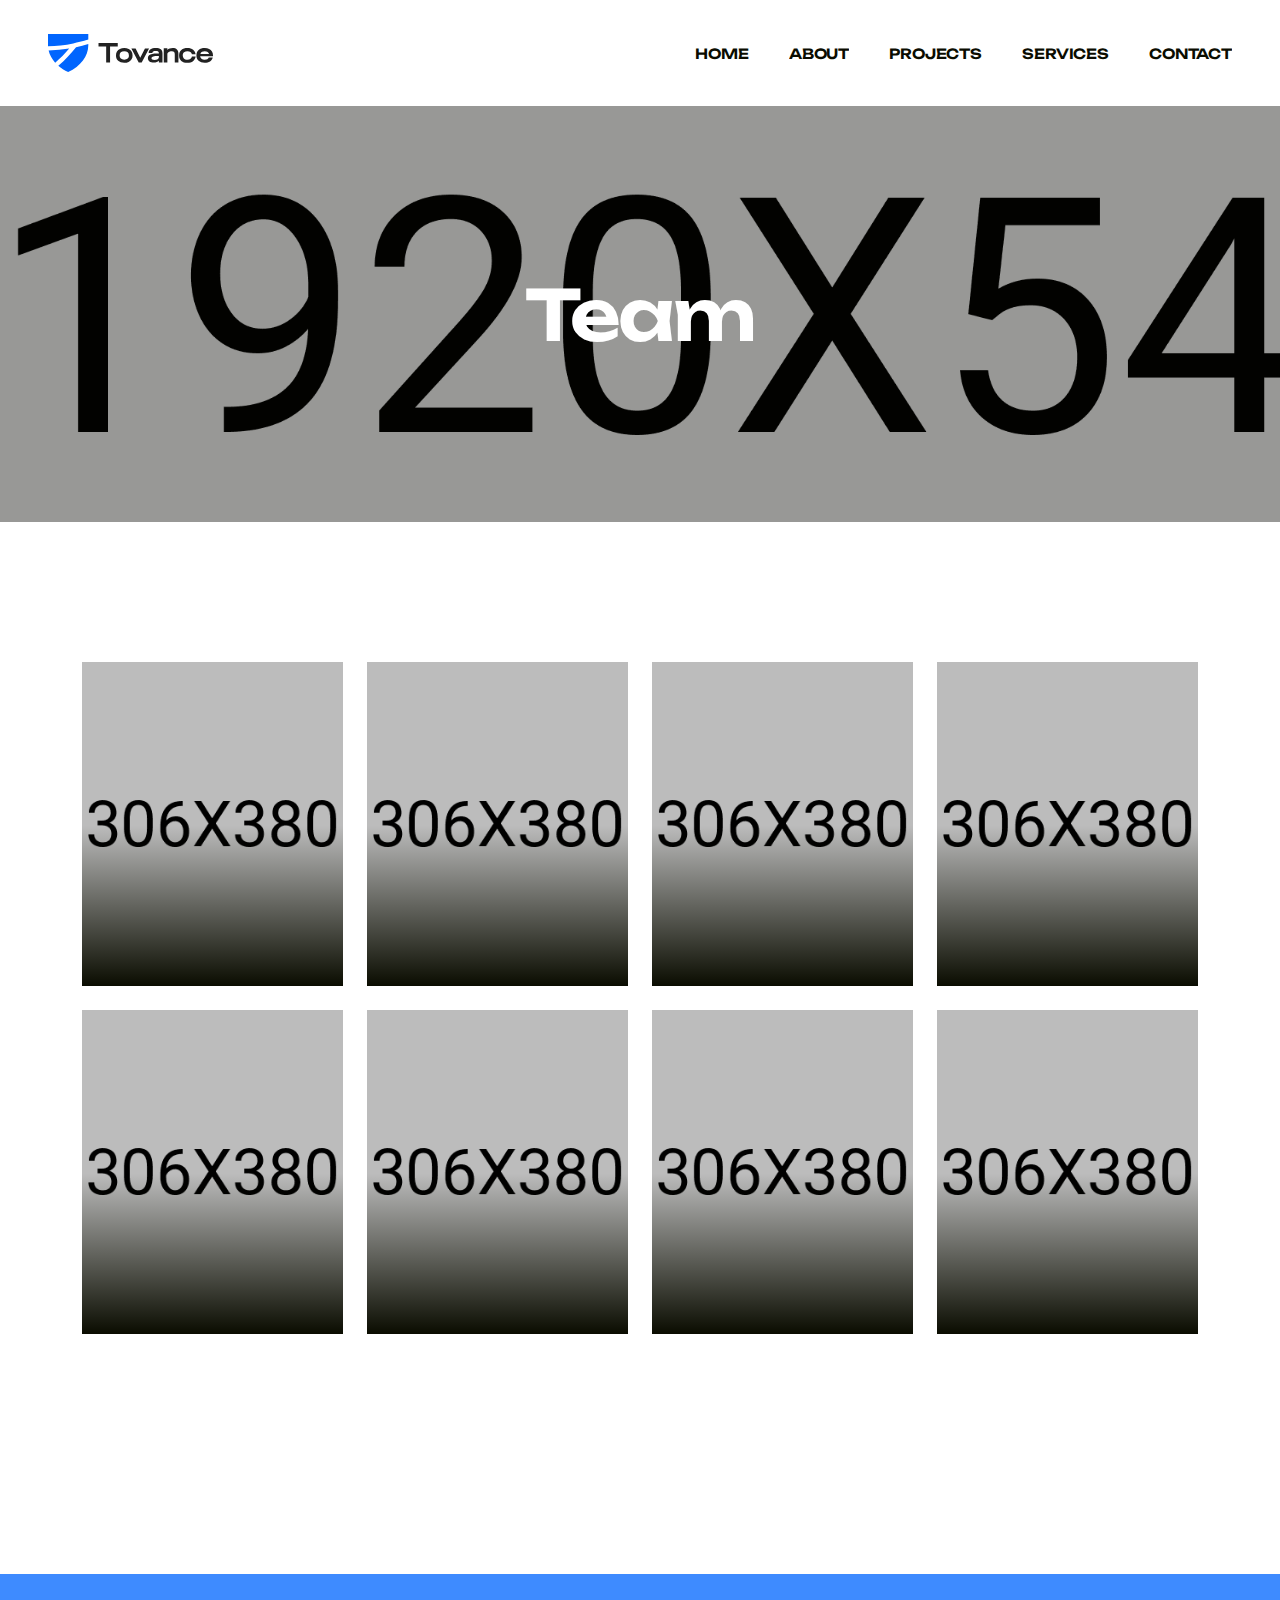
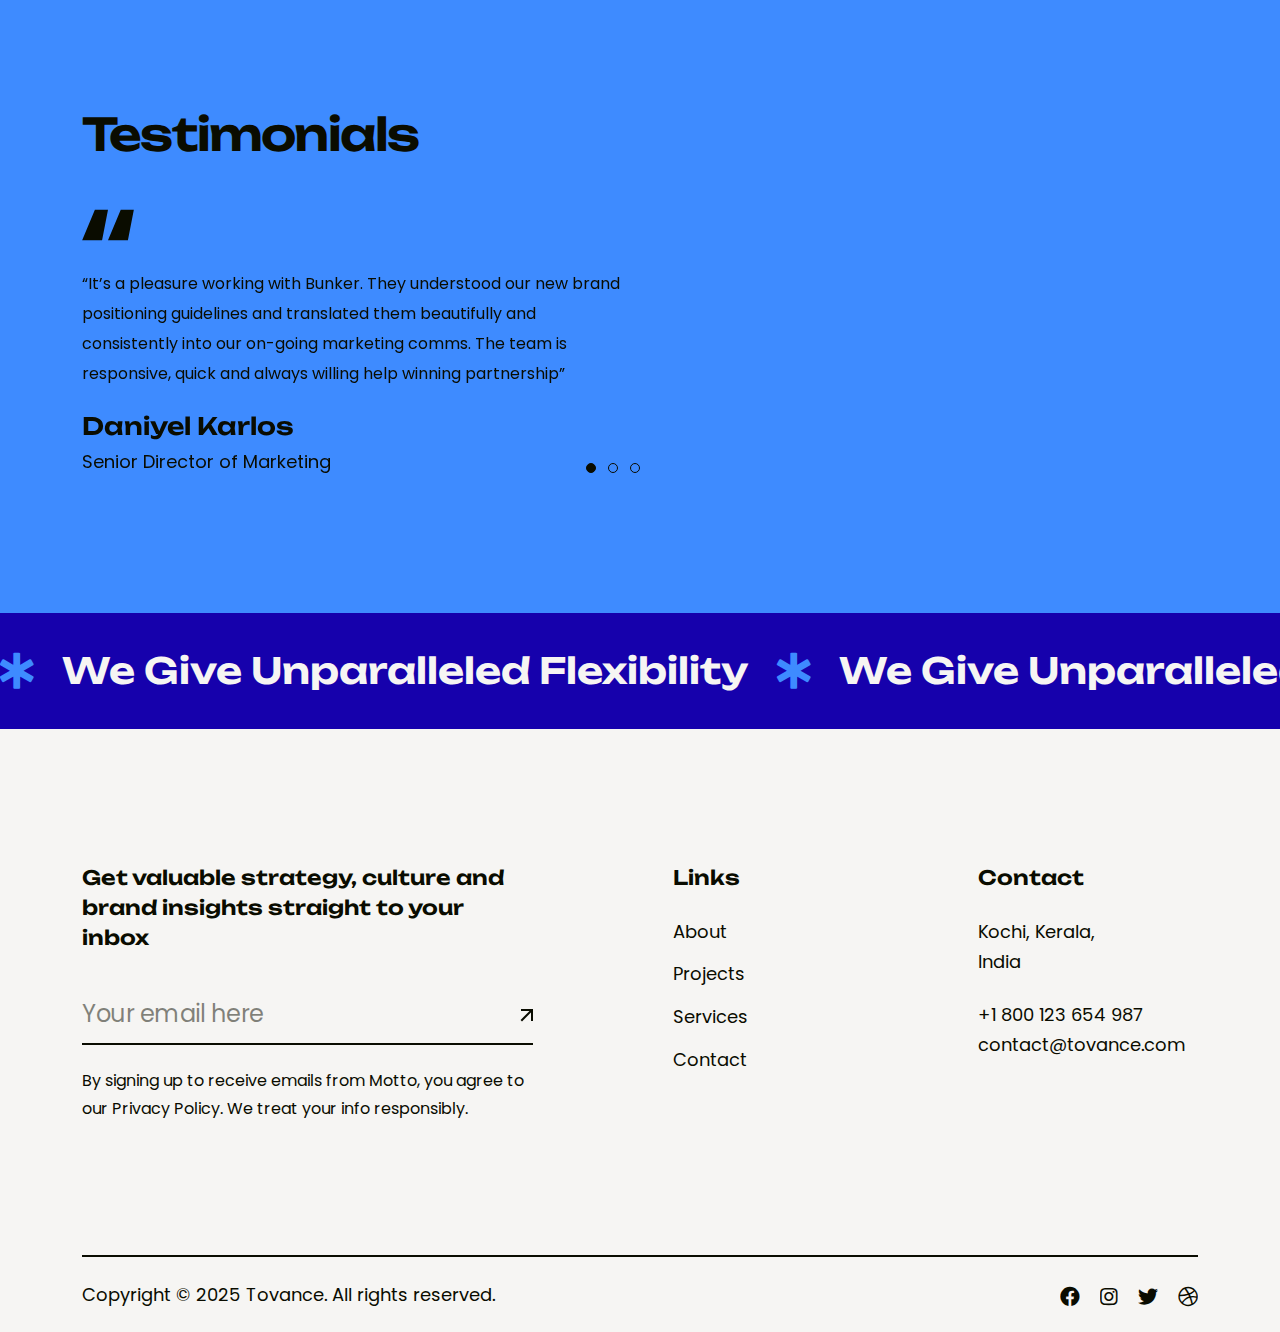
<file: team.html>
<!doctype html>
<html class="no-js" lang="zxx">

<head>
    <meta charset="utf-8">
    <meta http-equiv="x-ua-compatible" content="ie=edge">
    <title>Frisk - Creative Agency & Portfolio HTML Template</title>
    <meta name="description" content="Frisk - Creative Agency & Portfolio HTML Template">
    <meta name="keywords" content="Frisk - Creative Agency & Portfolio HTML Template">
    <meta name="robots" content="INDEX,FOLLOW">

    <!-- Mobile Specific Metas -->
    <meta name="viewport" content="width=device-width, initial-scale=1, shrink-to-fit=no">

    <!-- Favicons - Place favicon.ico in the root directory -->
    <meta name="msapplication-TileColor" content="#ffffff">
    <meta name="theme-color" content="#ffffff">
    <meta name="apple-touch-icon" href="apple-touch-icon.png">
    <link rel="icon" type="image/x-icon" href="favicon.ico">
    <link rel="manifest" href="site.webmanifest">

    <!--==============================
	  Google Fonts
	============================== -->
    <link rel="preconnect" href="https://fonts.googleapis.com">
    <link rel="preconnect" href="https://fonts.gstatic.com" crossorigin>
    <link href="https://fonts.googleapis.com/css2?family=Poppins:wght@300;400;500;600;700;800&family=Unbounded:wght@400;500;600;700&display=swap" rel="stylesheet">



    <!--==============================
	    All CSS File
	============================== -->
    <link rel="stylesheet" href="assets/css/bootstrap.min.css">
    <link rel="stylesheet" href="assets/css/all.min.css">
    <link rel="stylesheet" href="assets/css/magnific-popup.min.css">
    <link rel="stylesheet" href="assets/css/slick.min.css">
    <link rel="stylesheet" href="assets/css/animate.min.css">
    <link rel="stylesheet" href="assets/css/imageRevealHover.css">
    <!-- Theme Custom CSS -->
    <link rel="stylesheet" href="assets/css/style.css">

</head>

<body>
    <!--********************************
   		Code Start From Here
	******************************** -->




    <!--==============================
     Preloader
    ==============================-->
    <div class="preloader">
        <div class="preloader-inner">
            <span></span>
            <span></span>
            <span></span>
            <span></span>
        </div>
    </div>

    <div class="popup-search-box">
        <button class="searchClose"><img src="assets/img/icon/close.svg" alt="img"></button>
        <form action="#">
            <input type="text" placeholder="Search Here..">
            <button type="submit"><img src="assets/img/icon/search-white.svg" alt="img"></button>
        </form>
    </div>

    <div class="sidemenu-wrapper">
        <div class="sidemenu-content">
            <button class="closeButton sideMenuCls"><img src="assets/img/icon/close.svg" alt="icon"></button>
            <div class="widget footer-widget">
                <div class="widget-about">
                    <div class="footer-logo">
                        <a href="index.html"><img src="assets/img/logo-white.svg" alt="Ovation"></a>
                    </div>
                    <p class="about-text">We are digital agency that helps businesses develop immersive and engaging</p>
                    <div class="sidebar-wrap">
                        <h6>Kochi, Kerala,</h6>
                        <h6>India</h6>
                    </div>
                    <div class="sidebar-wrap">
                        <h6><a href="tel:1800123654987">+1 800 123 654 987 </a></h6>
                        <h6><a href="mailto:contact@tovance.com">contact@tovance.com</a></h6>
                    </div>
                    <div class="social-btn style2">
                        <a href="https://www.facebook.com/">
                            <span class="link-effect">
                                <span class="effect-1"><i class="fab fa-facebook"></i></span>
                                <span class="effect-1"><i class="fab fa-facebook"></i></span>
                            </span>
                        </a>
                        <a href="https://instagram.com/">
                            <span class="link-effect">
                                <span class="effect-1"><i class="fab fa-instagram"></i></span>
                                <span class="effect-1"><i class="fab fa-instagram"></i></span>
                            </span>
                        </a>
                        <a href="https://twitter.com/">
                            <span class="link-effect">
                                <span class="effect-1"><i class="fab fa-twitter"></i></span>
                                <span class="effect-1"><i class="fab fa-twitter"></i></span>
                            </span>
                        </a>
                        <a href="https://dribbble.com/">
                            <span class="link-effect">
                                <span class="effect-1"><i class="fab fa-dribbble"></i></span>
                                <span class="effect-1"><i class="fab fa-dribbble"></i></span>
                            </span>
                        </a>
                    </div>
                </div>
            </div>
            <div class="d-flex justify-content-end">
                <a href="contact.html" class="chat-btn gsap-magnetic">Let’s Talk with us</a>
            </div>
        </div>
    </div>
    <!--==============================
    Mobile Menu
    ============================== -->
    <div class="mobile-menu-wrapper">
        <div class="mobile-menu-area">
            <button class="menu-toggle"><i class="fas fa-times"></i></button>
            <div class="mobile-logo">
                <a href="index.html"><img src="assets/img/logo.svg" alt="Ovation"></a>
            </div>
            <div class="mobile-menu">
                <ul>
                    <li class="menu-item-has-children">
                        <a href="#">Home</a>
                        <ul class="sub-menu">
                            <li><a href="index.html">Digital Agency</a></li>
                            <li><a href="home-2.html">Creative Agency</a></li>
                            <li><a href="home-3.html">Design Studio</a></li>
                            <li><a href="home-4.html">Digital Marketing</a></li>
                            <li><a href="home-5.html">Modern Agency</a></li>
                            <li><a href="home-6.html">Creative Studio</a></li>
                            <li><a href="home-7.html">Startup Agency</a></li>
                            <li><a href="home-8.html">Personal Portfolio</a></li>
                            <li><a href="home-9.html">Portfolio Showcase</a></li>
                            <li><a href="home-10.html">Interactive Link</a></li>
                            <li><a href="home-11.html">Showcase Carousel</a></li>
                            <li><a href="home-12.html">Fullscreen Slideshow</a></li>
                            <li><a href="home-13.html">Branding Agency</a></li>
                            <li><a href="home-14.html">Marketing Agency</a></li>
                            <li><a href="home-15.html">Web Studio</a></li>
                            <li><a href="home-16.html">Agency Classic</a></li>
                            <li><a href="home-17.html">AI Startup</a></li>
                            <li><a href="home-18.html">Agency Shop</a></li>
                        </ul>
                    </li>
                    <li class="menu-item-has-children">
                        <a href="#">Pages</a>
                        <ul class="sub-menu">
                            <li><a href="about.html">About Page</a></li>
                            <li class="menu-item-has-children"><a href="service.html">Service Page</a>
                                <ul class="sub-menu">
                                    <li><a href="service.html">Service Version 1</a></li>
                                    <li><a href="service-2.html">Service Version 2</a></li>
                                    <li><a href="service-3.html">Service Version 3</a></li>
                                    <li><a href="service-details.html">Service Details Page</a></li>
                                </ul>
                            </li>
                            <li><a href="service-details.html">Service Details</a></li>
                            <li class="active"><a href="team.html">Team Page</a></li>
                            <li><a href="team-details.html">Team Details Page</a></li>
                            <li><a href="pricing.html">Pricing Page</a></li>
                            <li class="menu-item-has-children"><a href="shop.html">Shop</a>
                                <ul class="sub-menu">
                                    <li><a href="shop.html">Shop Page</a></li>
                                    <li><a href="shop-details.html">Shop Details</a></li>
                                    <li><a href="cart.html">Cart Page</a></li>
                                    <li><a href="checkout.html">Checkout</a></li>
                                </ul>
                            </li>
                            <li><a href="faq.html">FAQ Page</a></li>
                            <li><a href="error.html">Error Page</a></li>
                        </ul>
                    </li>
                    <li class="menu-item-has-children">
                        <a href="#">Portfolio</a>
                        <ul class="sub-menu">
                            <li><a href="project.html">Portfolio Masonary</a></li>
                            <li><a href="project-2.html">Portfolio Pinterest</a></li>
                            <li><a href="project-3.html">Portfolio Gallery</a></li>
                            <li><a href="project-4.html">Portfolio Full Width</a></li>
                            <li><a href="project-5.html">Portfolio Slider</a></li>
                            <li><a href="project-6.html">Portfolio Interactive</a></li>
                            <li><a href="project-details.html">Portfolio Details</a></li>
                        </ul>
                    </li>
                    <li class="menu-item-has-children">
                        <a href="#">Blog</a>
                        <ul class="sub-menu">
                            <li><a href="blog.html">Blog Standard</a></li>
                            <li><a href="blog-2.html">Blog 2 Column</a></li>
                            <li><a href="blog-details.html">Blog Details</a></li>
                        </ul>
                    </li>
                    <li>
                        <a href="contact.html">Contact</a>
                    </li>
                </ul>
            </div>
            <div class="sidebar-wrap">
                <h6>27 Division St, New York,</h6>
                <h6>NY 10002, USA</h6>
            </div>
            <div class="sidebar-wrap">
                <h6><a href="tel:1800123654987">+1 800 123 654 987 </a></h6>
                <h6><a href="mailto:contact@tovance.com">contact@tovance.com</a></h6>
            </div>
            <div class="social-btn style3">
                <a href="https://www.facebook.com/">
                    <span class="link-effect">
                        <span class="effect-1"><i class="fab fa-facebook"></i></span>
                        <span class="effect-1"><i class="fab fa-facebook"></i></span>
                    </span>
                </a>
                <a href="https://instagram.com/">
                    <span class="link-effect">
                        <span class="effect-1"><i class="fab fa-instagram"></i></span>
                        <span class="effect-1"><i class="fab fa-instagram"></i></span>
                    </span>
                </a>
                <a href="https://twitter.com/">
                    <span class="link-effect">
                        <span class="effect-1"><i class="fab fa-twitter"></i></span>
                        <span class="effect-1"><i class="fab fa-twitter"></i></span>
                    </span>
                </a>
                <a href="https://dribbble.com/">
                    <span class="link-effect">
                        <span class="effect-1"><i class="fab fa-dribbble"></i></span>
                        <span class="effect-1"><i class="fab fa-dribbble"></i></span>
                    </span>
                </a>
            </div>
        </div>
    </div>
    <!--==============================
	Header Area
    ==============================-->
    <header class="nav-header header-layout3 bg-white">
        <div class="sticky-wrapper">
            <!-- Main Menu Area -->
            <div class="menu-area">
                <div class="container-fluid">
                    <div class="row align-items-center justify-content-between">
                        <div class="col-auto">
                            <div class="header-logo">
                                <a href="index.html"><img src="assets/img/logo.svg" alt="logo"></a>
                            </div>
                        </div>
                        <div class="col-auto ms-auto">
                            <nav class="main-menu d-none d-lg-inline-block">
                                <ul>
                                    <li class="">
                                        <a href="index.html">
                                            <span class="link-effect">
                                                <span class="effect-1">HOME</span>
                                                <span class="effect-1">HOME</span>
                                            </span>
                                        </a>
                                    </li>
                                    <li class="">
                                        <a href="about.html">
                                            <span class="link-effect">
                                                <span class="effect-1">ABOUT</span>
                                                <span class="effect-1">ABOUT</span>
                                            </span>
                                        </a>
                                    </li>
                                    <li class="">
                                        <a href="project.html">
                                            <span class="link-effect">
                                                <span class="effect-1">PROJECTS</span>
                                                <span class="effect-1">PROJECTS</span>
                                            </span>
                                        </a>
                                    </li>
                                    <li class="">
                                        <a href="service.html">
                                            <span class="link-effect">
                                                <span class="effect-1">SERVICES</span>
                                                <span class="effect-1">SERVICES</span>
                                            </span>
                                        </a>
                                    </li>
                                    <li class="">
                                        <a href="contact.html">
                                            <span class="link-effect">
                                                <span class="effect-1">CONTACT</span>
                                                <span class="effect-1">CONTACT</span>
                                            </span>
                                        </a>
                                    </li>
                                    
                                </ul>
                            </nav>
                            <div class="navbar-right d-inline-flex d-lg-none">
                                <button type="button" class="menu-toggle sidebar-btn">
                                    <span class="line"></span>
                                    <span class="line"></span>
                                    <span class="line"></span>
                                </button>
                            </div>
                        </div>
                        <!-- <div class="col-auto d-none d-lg-block">
                            <div class="header-button">
                                <a href="project.html" class="btn">
                                    <span class="link-effect">
                                        <span class="effect-1">WORKS WITH US</span>
                                        <span class="effect-1">WORKS WITH US</span>
                                    </span>
                                </a>
                            </div>
                        </div> -->
                    </div>
                </div>
            </div>
        </div>
    </header>

    <!--==============================
    Breadcumb
    ============================== -->
    <div class="breadcumb-wrapper " data-bg-src="assets/img/bg/breadcumb-bg1-3.jpg">
        <div class="container">
            <div class="breadcumb-content">
                <h1 class="breadcumb-title">Team</h1>
            </div>
        </div>
    </div>

    <!--==============================
    Team Area
    ==============================-->
    <div class="team-area-1 space overflow-hidden">
        <div class="container">
            <div class="row gy-4 justify-content-center">
                <div class="col-lg-3 col-md-6">
                    <div class="team-card">
                        <div class="team-card_img">
                            <img src="assets/img/team/team-1-1.png" alt="Team Image">
                        </div>
                        <div class="team-card_content">
                            <h3 class="team-card_title"><a href="team-details.html">Daniyel Karlos</a></h3>
                            <span class="team-card_desig">Web Developer</span>
                        </div>
                    </div>
                </div>
                <div class="col-lg-3 col-md-6">
                    <div class="team-card">
                        <div class="team-card_img">
                            <img src="assets/img/team/team-1-2.png" alt="Team Image">
                        </div>
                        <div class="team-card_content">
                            <h3 class="team-card_title"><a href="team-details.html">Daniyel Karlos</a></h3>
                            <span class="team-card_desig">Web Developer</span>
                        </div>
                    </div>
                </div>
                <div class="col-lg-3 col-md-6">
                    <div class="team-card">
                        <div class="team-card_img">
                            <img src="assets/img/team/team-1-3.png" alt="Team Image">
                        </div>
                        <div class="team-card_content">
                            <h3 class="team-card_title"><a href="team-details.html">Daniyel Karlos</a></h3>
                            <span class="team-card_desig">Web Developer</span>
                        </div>
                    </div>
                </div>
                <div class="col-lg-3 col-md-6">
                    <div class="team-card">
                        <div class="team-card_img">
                            <img src="assets/img/team/team-1-4.png" alt="Team Image">
                        </div>
                        <div class="team-card_content">
                            <h3 class="team-card_title"><a href="team-details.html">Daniyel Karlos</a></h3>
                            <span class="team-card_desig">Web Developer</span>
                        </div>
                    </div>
                </div>
                <div class="col-lg-3 col-md-6">
                    <div class="team-card">
                        <div class="team-card_img">
                            <img src="assets/img/team/team-1-1.png" alt="Team Image">
                        </div>
                        <div class="team-card_content">
                            <h3 class="team-card_title"><a href="team-details.html">Daniyel Karlos</a></h3>
                            <span class="team-card_desig">Web Developer</span>
                        </div>
                    </div>
                </div>
                <div class="col-lg-3 col-md-6">
                    <div class="team-card">
                        <div class="team-card_img">
                            <img src="assets/img/team/team-1-2.png" alt="Team Image">
                        </div>
                        <div class="team-card_content">
                            <h3 class="team-card_title"><a href="team-details.html">Daniyel Karlos</a></h3>
                            <span class="team-card_desig">Web Developer</span>
                        </div>
                    </div>
                </div>
                <div class="col-lg-3 col-md-6">
                    <div class="team-card">
                        <div class="team-card_img">
                            <img src="assets/img/team/team-1-3.png" alt="Team Image">
                        </div>
                        <div class="team-card_content">
                            <h3 class="team-card_title"><a href="team-details.html">Daniyel Karlos</a></h3>
                            <span class="team-card_desig">Web Developer</span>
                        </div>
                    </div>
                </div>
                <div class="col-lg-3 col-md-6">
                    <div class="team-card">
                        <div class="team-card_img">
                            <img src="assets/img/team/team-1-4.png" alt="Team Image">
                        </div>
                        <div class="team-card_content">
                            <h3 class="team-card_title"><a href="team-details.html">Daniyel Karlos</a></h3>
                            <span class="team-card_desig">Web Developer</span>
                        </div>
                    </div>
                </div>
            </div>
        </div>
    </div>

    <!--==============================
    Testimonial Area
    ==============================-->
    <div class="testimonial-area-1 space bg-theme">
        <div class="testimonial-img-1-1 shape-mockup wow img-custom-anim-right" data-wow-duration="1.5s" data-wow-delay="0.2s" data-right="0" data-top="-100px" data-bottom="140px">
            <img src="assets/img/testimonial/testi_thumb1_1.jpg" alt="img">
        </div>
        <div class="container">
            <div class="row">
                <div class="col-lg-6">
                    <div class="title-area">
                        <h2 class="sec-title">Testimonials</h2>
                    </div>
                    <div class="quote-icon">
                        <img src="assets/img/icon/quote.svg" alt="icon">
                    </div>
                    <div class="row global-carousel testi-slider1" data-slide-show="1" data-dots="true" data-xl-dots="true" data-ml-dots="true">
                        <div class="col-lg-4">
                            <div class="testi-box">
                                <p class="testi-box_text">“It’s a pleasure working with Bunker. They understood our new brand positioning guidelines and translated them beautifully and consistently into our on-going marketing comms. The team is responsive, quick and always willing help winning partnership”</p>
                                <div class="testi-box_profile">
                                    <h4 class="testi-box_name">Daniyel Karlos</h4>
                                    <span class="testi-box_desig">Senior Director of Marketing</span>
                                </div>
                            </div>
                        </div>
                        <div class="col-lg-4">
                            <div class="testi-box">
                                <p class="testi-box_text">“It’s a pleasure working with Bunker. They understood our new brand positioning guidelines and translated them beautifully and consistently into our on-going marketing comms. The team is responsive, quick and always willing help winning partnership”</p>
                                <div class="testi-box_profile">
                                    <h4 class="testi-box_name">Daniyel Karlos</h4>
                                    <span class="testi-box_desig">Senior Director of Marketing</span>
                                </div>
                            </div>
                        </div>
                        <div class="col-lg-4">
                            <div class="testi-box">
                                <p class="testi-box_text">“It’s a pleasure working with Bunker. They understood our new brand positioning guidelines and translated them beautifully and consistently into our on-going marketing comms. The team is responsive, quick and always willing help winning partnership”</p>
                                <div class="testi-box_profile">
                                    <h4 class="testi-box_name">Daniyel Karlos</h4>
                                    <span class="testi-box_desig">Senior Director of Marketing</span>
                                </div>
                            </div>
                        </div>
                    </div>
                </div>
            </div>

        </div>
    </div>

    <!--==============================
    Marquee Area
    ==============================-->
    <div class="container-fluid p-0 overflow-hidden">
        <div class="slider__marquee clearfix marquee-wrap">
            <div class="marquee_mode marquee__group">
                <h6 class="item m-item"><a href="#"><i class="fas fa-star-of-life"></i> We Give Unparalleled Flexibility</a></h6>
                <h6 class="item m-item"><a href="#"><i class="fas fa-star-of-life"></i> We Give Unparalleled Flexibility</a></h6>
                <h6 class="item m-item"><a href="#"><i class="fas fa-star-of-life"></i> We Give Unparalleled Flexibility</a></h6>
                <h6 class="item m-item"><a href="#"><i class="fas fa-star-of-life"></i> We Give Unparalleled Flexibility</a></h6>
            </div>
        </div>
    </div>

    <!--==============================
        Footer Area
    ==============================-->
    <footer class="footer-wrapper footer-layout2 overflow-hidden">
        <div class="container">
            <div class="widget-area space-top">
                <div class="row justify-content-between">
                    <div class="col-md-6 col-xl-5 col-lg-6">
                        <div class="widget widget-newsletter footer-widget">
                            <h3 class="widget_title">Get valuable strategy, culture and brand insights straight to your inbox</h3>
                            <form class="newsletter-form">
                                <div class="form-group">
                                    <input class="form-control" type="email" placeholder="Your email here" required="">
                                </div>
                                <button type="submit" class="btn"><img src="assets/img/icon/arrow-left-top.svg" alt=""></button>
                            </form>
                            <p>By signing up to receive emails from Motto, you agree to our Privacy Policy. We treat your info responsibly.</p>
                        </div>
                    </div>
                    <div class="col-md-3 col-xl-2 col-lg-3">
                        <div class="widget widget_nav_menu footer-widget">
                            <h3 class="widget_title">Links</h3>
                            <div class="menu-all-pages-container list-column2">
                                <ul class="menu">
                                    <li><a href="about.html">About</a></li>
                                    <li><a href="project.html">Projects</a></li>
                                    <li><a href="service.html">Services</a></li>
                                    <li><a href="contact.html">Contact</a></li>
                                </ul>
                            </div>
                        </div>
                    </div>
                    <div class="col-md-6 col-xl-auto col-lg-4">
                        <div class="widget footer-widget widget-contact">
                            <h3 class="widget_title">Contact</h3>
                            <ul class="contact-info-list">
                                <li>Kochi, Kerala, <br> India</li>
                                <li>
                                    <a href="tel:1800123654987">+1 800 123 654 987</a>
                                    <a href="mailto:contact@tovance.com">contact@tovance.com</a>
                                </li>
                            </ul>
                        </div>
                    </div>
                </div>
            </div>
        </div>
        <div class="container">
            <div class="copyright-wrap">
                <div class="row gy-3 justify-content-between align-items-center">
                    <div class="col-md-6">
                        <p class="copyright-text">Copyright © 2025
                            <a href="index.html">Tovance</a>. All rights reserved.
                        </p>

                    </div>
                    <div class="col-md-6 align-self-center">
                        <div class="social-btn style3 justify-content-md-end">
                            <a href="https://www.facebook.com/">
                                <span class="link-effect">
                                    <span class="effect-1"><i class="fab fa-facebook"></i></span>
                                    <span class="effect-1"><i class="fab fa-facebook"></i></span>
                                </span>
                            </a>
                            <a href="https://instagram.com/">
                                <span class="link-effect">
                                    <span class="effect-1"><i class="fab fa-instagram"></i></span>
                                    <span class="effect-1"><i class="fab fa-instagram"></i></span>
                                </span>
                            </a>
                            <a href="https://twitter.com/">
                                <span class="link-effect">
                                    <span class="effect-1"><i class="fab fa-twitter"></i></span>
                                    <span class="effect-1"><i class="fab fa-twitter"></i></span>
                                </span>
                            </a>
                            <a href="https://dribbble.com/">
                                <span class="link-effect">
                                    <span class="effect-1"><i class="fab fa-dribbble"></i></span>
                                    <span class="effect-1"><i class="fab fa-dribbble"></i></span>
                                </span>
                            </a>
                        </div>
                    </div>
                </div>
            </div>
        </div>
    </footer>

    <!--********************************
			Code End  Here
	******************************** -->

    <!-- Scroll To Top -->
    <div class="scroll-top">
        <svg class="progress-circle svg-content" width="100%" height="100%" viewBox="-1 -1 102 102">
            <path d="M50,1 a49,49 0 0,1 0,98 a49,49 0 0,1 0,-98" style="transition: stroke-dashoffset 10ms linear 0s; stroke-dasharray: 307.919, 307.919; stroke-dashoffset: 307.919;"></path>
        </svg>
    </div>


    <!-- Jquery -->
    <script src="assets/js/vendor/jquery-3.6.0.min.js"></script>
    <script src="assets/js/slick.min.js"></script>
    <script src="assets/js/bootstrap.min.js"></script>
    <script src="assets/js/jquery.magnific-popup.min.js"></script>
    <script src="assets/js/jquery.counterup.min.js"></script>
    <script src="assets/js/imagesloaded.pkgd.min.js"></script>
    <script src="assets/js/isotope.pkgd.min.js"></script>
    <script src="assets/js/gsap.min.js"></script>
<script src="assets/js/ScrollTrigger.min.js"></script>
    <script src="assets/js/sticky-kit.min.js"></script>

    
    <script src="assets/js/imageRevealHover.js"></script>
    <script src="assets/js/jarallax.min.js"></script>
    <script src="assets/js/jquery.marquee.min.js"></script>
    <script src="assets/js/jquery-ui.min.js"></script>
    <script src="assets/js/waypoints.js"></script>
    <script src="assets/js/wow.js"></script>

    <!-- Main Js File -->
    <script src="assets/js/main.js"></script>
</body>

</html>
</file>
<file: assets/css/imageRevealHover.css>
.tg-img-reveal[data-fx="1"]::after,
.tg-img-reveal[data-fx="2"]::after {
	content: '';
	z-index: -1;
	width: 100%;
	bottom: 0.25rem;
	left: 0;
	position: absolute;
	height: 2px;
	background: currentColor;
	transform: scale3d(0,1,1);
	transform-origin: 0% 50%;
	transition: transform 0.2s cubic-bezier(0.390, 0.575, 0.565, 1.000);
	text-align: center;
}
.tg-img-reveal[data-fx="1"]::after,
.tg-img-reveal[data-fx="2"]::after {
	bottom: 0;
}
.tg-img-reveal[data-fx="1"]:hover::after,
.tg-img-reveal[data-fx="2"]:hover::after {
	transform: scale3d(1,1,1)
}
.tg-img-reveal[data-fx="6"]::after {
	content: '';
	z-index: -1;
	width: 100%;
	bottom: 0.25rem;
	left: 0;
	position: absolute;
	height: 2px;
	background: currentColor;
	transform: scale3d(0,1,1);
	transform-origin: 100% 50%;
	transition: transform 0.7s cubic-bezier(0.860, 0.000, 0.070, 1.000);
}
.tg-img-reveal[data-fx="6"]::after {
	bottom: 0;
}
.tg-img-reveal[data-fx="6"]:hover::after {
	transform: scale3d(1,1,1)
}
.tg-img-reveal[data-fx="14"]::after {
	content: '';
	z-index: -1;
	width: 100%;
	bottom: 0.25rem;
	left: 0;
	position: absolute;
	height: 2px;
	background: currentColor;
	transform: scale3d(0,1,1);
	transform-origin: 0% 50%;
}
.tg-img-reveal[data-fx="14"]::after {
	bottom: 0;
}
.tg-img-reveal[data-fx="14"]:hover::after {
	animation: loop 0.5s infinite;
}
@keyframes loop {
	0% { transform-origin: 0% 50%; transform: scale3d(0,1,1); }
	50% { transform-origin: 0% 50%; transform: scale3d(1,1,1); }
	51% { transform-origin: 100% 50%; }
	100% { transform-origin: 100% 50%; transform: scale3d(0,1,1); }
}
.tg-img-reveal-wrapper {
	position: fixed;
	width: 328px;
	height: 400px;
	top: 0;
	left: 0;
	pointer-events: none;
	opacity: 0;
	z-index: 9;
}
.tg-img-reveal-wrapper__inner,
.tg-img-reveal-wrapper__img {
	width: 100%;
	height: 100%;
	position: relative;
}
.tg-img-reveal-wrapper__deco {
	width: 100%;
	height: 100%;
	position: absolute;
	top: 0;
	left: 0;
	background-color: #181314;
}
.tg-img-reveal-wrapper__img {
	background-size: cover;
	background-position: 50% 50%;
}
.test-2 {
    padding: 50px;
    background-color: #292930;
}
.tg-hover-wrapper {
    display: inline-block;
    background: transparent;
    padding: 35px 30px;
    text-align: center;
}
.tg-hover-wrapper .tgbanner__content-meta {
    margin: 0 0 6px;
    justify-content: center;
	display: none;
}
.tg-hover-wrapper .tg-hover-title {
    margin: 0 0;
    font-size: 20px;
    line-height: 1.4;
}
</file>
<file: assets/css/style.css>
/*=================================
    CSS Index Here
==================================*/
/*

01. Theme Base
    1.1. Mixin
    1.2. Function
    1.3. Variable
    1.4. Typography
    1.5. Extend
    1.7. Wordpress Default
02. Reset
    2.1. Container
    2.2. Grid
    2.3. Input
    2.4. Slick Slider
    2.5. Mobile Menu
03. Utilities
    3.1. Preloader
    3.2. Buttons
    3.3. Titles
    3.4. Common
    3.6. Font
    3.7. Background
    3.8. Text Color
    3.9. Overlay
    3.10. Animation

04. Template Style
    4.1. Widget
    4.2. Header
    4.3. Footer
    4.4. Breadcumb
    4.5. Pagination
    4.6. Blog
    4.7. Comments
    4.8. Hero Area
    4.9. Error    
    4.00. Popup Search
    4.00. Popup Side Menu
    4.00. Wocommerce
    4.00. Subscribe
    4.00. Cart
    4.00. Checkout
    4.00. Wishlist
    4.00. Contact
    4.00. About
    4.00. Team
    4.00. Testimonial
    4.00. Counter
    4.00. Client
    4.00. Simple Sections
    4.00. Video
    4.00. Category
    4.00. Faq
    4.00. feature
    4.00. CTA
    4.00. Service
    4.00. Pricing
    4.00. Why choose Us
    4.00. Project
    4.00. Event
    4.00. Gallery
    4.00. Schedule

05. Spacing

*/
/*=================================
    CSS Index End
==================================*/
/*=================================
   01. Theme Base
==================================*/
/*------------------- 1.1. Mixin -------------------*/
/*------------------- 1.2. Function -------------------*/
/*------------------- 1.3. Variable-------------------*/
:root {
  --theme-color: #3e8bff;
  --title-color: #0A0C00;
  --body-color: #0A0C00;
  --smoke-color: #F6F5F3;
  --smoke-color2: #FFF4EF;
  --smoke-color3: #F5F5F6;
  --smoke-color4: #F4F4F4;
  --smoke-color5: #F0F2F4;
  --black-color: #202020;
  --gray-color: #131312;
  --white-color: #ffffff;
  --light-color: #9fa2ad;
  --yellow-color: #FFB539;
  --success-color: #28a745;
  --error-color: #FF1F36;
  --border-color: #E3E3E3;
  --title-font: "Unbounded", sans-serif;
  --body-font: "Poppins", sans-serif;
  --icon-font: "Font Awesome 5 Free";
  --main-container: 1296px;
  --container-gutters: 24px;
  --section-space: 140px;
  --section-space-mobile: 80px;
  --section-title-space: 65px;
  --ripple-ani-duration: 5s;
}

/*------------------- 1.5. Typography -------------------*/
html,
body {
  scroll-behavior: smooth !important;
}

body {
  font-family: var(--body-font);
  font-size: 16px;
  font-weight: 400;
  color: var(--body-color);
  line-height: 26px;
  overflow-x: hidden;
  -webkit-font-smoothing: antialiased;
}

iframe {
  border: none;
  width: 100%;
}

.slick-slide:focus,
button:focus,
a:focus,
a:active,
input,
input:hover,
input:focus,
input:active,
textarea,
textarea:hover,
textarea:focus,
textarea:active {
  outline: none;
}

input:focus {
  outline: none;
  box-shadow: none;
}

img:not([draggable]),
embed,
object,
video {
  max-width: 100%;
  height: auto;
}

ul {
  list-style-type: disc;
}

ol {
  list-style-type: decimal;
}

table {
  margin: 0 0 1.5em;
  width: 100%;
  border-collapse: collapse;
  border-spacing: 0;
  border: 1px solid var(--border-color);
}

th {
  font-weight: 700;
  color: var(--title-color);
}

td,
th {
  border: 1px solid var(--border-color);
  padding: 9px 12px;
}

a {
  color: var(--theme-color);
  text-decoration: none;
  outline: 0;
  transition: all ease 0.4s;
}
a:hover {
  color: var(--title-color);
}
a:active, a:focus, a:hover, a:visited {
  text-decoration: none;
  outline: 0;
}

button {
  transition: all ease 0.4s;
}

img {
  border: none;
  max-width: 100%;
}

ins {
  text-decoration: none;
}

pre {
  font-family: var(--body-font);
  background: #f5f5f5;
  color: #666;
  font-size: 14px;
  margin: 20px 0;
  overflow: auto;
  padding: 20px;
  white-space: pre-wrap;
  word-wrap: break-word;
}

span.ajax-loader:empty,
p:empty {
  display: none;
}

p {
  font-family: var(--body-font);
  margin: 0 0 18px 0;
  color: var(--body-color);
  line-height: 1.75;
}

h1 a,
h2 a,
h3 a,
h4 a,
h5 a,
h6 a,
p a,
span a {
  font-size: inherit;
  font-family: inherit;
  font-weight: inherit;
  line-height: inherit;
}

.h1,
h1,
.h2,
h2,
.h3,
h3,
.h4,
h4,
.h5,
h5,
.h6,
h6 {
  font-family: var(--title-font);
  color: var(--title-color);
  text-transform: none;
  font-weight: 700;
  line-height: 1.4;
  margin: 0 0 15px 0;
}

.h1,
h1 {
  font-size: 100px;
  line-height: 1.167;
}

.h2,
h2 {
  font-size: 60px;
  line-height: 1.133;
}

.h3,
h3 {
  font-size: 36px;
  line-height: 1.278;
}

.h4,
h4 {
  font-size: 24px;
  line-height: 1.333;
}

.h5,
h5 {
  font-size: 20px;
  line-height: 1.417;
}

.h6,
h6 {
  font-size: 18px;
  line-height: 1.5;
}

/* Medium Large devices */
@media (max-width: 1399px) {
  .h1,
  h1 {
    font-size: 48px;
  }
}
/* Large devices */
@media (max-width: 1199px) {
  .h1,
  h1 {
    font-size: 44px;
    line-height: 1.3;
  }
  .h2,
  h2 {
    font-size: 40px;
    line-height: 1.25;
  }
  .h3,
  h3 {
    font-size: 30px;
  }
  .h4,
  h4 {
    font-size: 24px;
  }
  .h5,
  h5 {
    font-size: 20px;
  }
  .h6,
  h6 {
    font-size: 16px;
  }
}
/* Small devices */
@media (max-width: 767px) {
  .h1,
  h1 {
    font-size: 40px;
  }
  .h2,
  h2 {
    font-size: 34px;
    line-height: 1.3;
  }
  .h3,
  h3 {
    font-size: 26px;
  }
  .h4,
  h4 {
    font-size: 22px;
  }
  .h5,
  h5 {
    font-size: 18px;
  }
  .h6,
  h6 {
    font-size: 16px;
  }
}
/* Extra small devices */
@media (max-width: 575px) {
  .h1,
  h1 {
    font-size: 34px;
    line-height: 1.35;
  }
  .h2,
  h2 {
    font-size: 30px;
  }
}
/* Extra small devices */
@media (max-width: 375px) {
  .h1,
  h1 {
    font-size: 32px;
  }
}
/*------------------- 1.6. Extend -------------------*/
/*=================================
    02. Reset
==================================*/
/*------------------- 2.1. Container -------------------*/
/* Medium Large devices */
@media (max-width: 1399px) {
  :root {
    --main-container: 1250px;
  }
}
.container2 {
  max-width: 1330px;
  margin: auto;
}

@media (min-width: 1400px) {
  .container, .container-lg, .container-md, .container-sm, .container-xl, .container-xxl {
    max-width: calc(var(--main-container) + var(--container-gutters));
  }
  .container2 {
    max-width: 1330px;
  }
}
@media (min-width: 1880px) {
  .custom-container {
    max-width: 1824px;
    margin-left: auto;
    margin-right: auto;
  }
}
@media (max-width: 1879px) {
  .custom-container {
    margin: 0 48px;
  }
}
/* Medium devices */
@media (max-width: 991px) {
  .custom-container {
    margin: 0 30px;
  }
}
/* Extra small devices */
@media (max-width: 575px) {
  .custom-container {
    margin: 0 12px;
  }
}
@media only screen and (min-width: 1300px) {
  .container2.px-0,
  .container-xxl.px-0,
  .container-xl.px-0,
  .container-lg.px-0,
  .container-md.px-0,
  .container-sm.px-0,
  .container.px-0 {
    max-width: var(--main-container);
  }
  .container2 {
    max-width: 1330px;
  }
}
@media only screen and (min-width: 1501px) {
  .container3 {
    --main-container: 1440px;
  }
}
/* Medium Large devices */
@media (max-width: 1399px) {
  .container2 {
    max-width: 1140px;
  }
}
/* Large devices */
@media (max-width: 1199px) {
  .container2 {
    max-width: 960px;
  }
}
/* Medium devices */
@media (max-width: 991px) {
  .container2 {
    max-width: 720px;
  }
}
/* Small devices */
@media (max-width: 767px) {
  .container2 {
    max-width: 540px;
  }
}
@media only screen and (max-width: 1600px) {
  .container-fluid.px-0 {
    padding-left: 15px !important;
    padding-right: 15px !important;
  }
  .container-fluid.px-0 .row {
    margin-left: 0 !important;
    margin-right: 0 !important;
  }
}
/* Large devices */
@media (max-width: 1199px) {
  .container2 {
    padding-left: 15px !important;
    padding-right: 15px !important;
  }
}
/*------------------- 2.2. Grid -------------------*/
.slick-track > [class*=col] {
  flex-shrink: 0;
  width: 100%;
  max-width: 100%;
  padding-right: calc(var(--bs-gutter-x) / 2);
  padding-left: calc(var(--bs-gutter-x) / 2);
  margin-top: var(--bs-gutter-y);
}

.gy-20 {
  --bs-gutter-y: 20px;
}

.gy-30 {
  --bs-gutter-y: 30px;
}

.gy-40 {
  --bs-gutter-y: 40px;
}

.gy-50 {
  --bs-gutter-y: 50px;
}

.gy-60 {
  --bs-gutter-y: 60px;
}

.gy-80 {
  --bs-gutter-y: 80px;
}

.gx-10 {
  --bs-gutter-x: 10px;
}

.gx-20 {
  --bs-gutter-x: 20px;
}

.gx-60 {
  --bs-gutter-x: 60px;
  /* Medium Large devices */
  /* Extra small devices */
}
@media (max-width: 1399px) {
  .gx-60 {
    --bs-gutter-x: 40px;
  }
}
@media (max-width: 575px) {
  .gx-60 {
    --bs-gutter-x: 1.5rem;
  }
}

.gx-90 {
  --bs-gutter-x: 90px;
  /* Medium Large devices */
}
@media (max-width: 1399px) {
  .gx-90 {
    --bs-gutter-x: 24px;
  }
}

@media (min-width: 1399px) {
  .gx-30 {
    --bs-gutter-x: 30px;
  }
  .gx-25 {
    --bs-gutter-x: 25px;
  }
  .gx-40 {
    --bs-gutter-x: 40px;
  }
}
/* Large devices */
@media (max-width: 1199px) {
  .gy-80 {
    --bs-gutter-y: 40px;
  }
}
/* Medium devices */
@media (max-width: 991px) {
  .gy-50 {
    --bs-gutter-y: 40px;
  }
}
/*------------------- 2.3. Input -------------------*/
select,
.single-select,
.form-control,
.form-select,
textarea,
input {
  height: 55px;
  padding: 0 30px;
  border: 1px solid transparent;
  color: var(--body-color);
  background-color: transparent;
  font-size: 16px;
  font-weight: 300;
  width: 100%;
  font-family: var(--body-font);
  transition: 0.4s ease-in-out;
  padding-right: 45px;
  border-radius: 5px;
}
select:focus,
.single-select:focus,
.form-control:focus,
.form-select:focus,
textarea:focus,
input:focus {
  outline: 0;
  box-shadow: none;
  border-color: transparent;
  background-color: transparent;
}
select::-moz-placeholder,
.single-select::-moz-placeholder,
.form-control::-moz-placeholder,
.form-select::-moz-placeholder,
textarea::-moz-placeholder,
input::-moz-placeholder {
  color: var(--body-color);
}
select::-webkit-input-placeholder,
.single-select::-webkit-input-placeholder,
.form-control::-webkit-input-placeholder,
.form-select::-webkit-input-placeholder,
textarea::-webkit-input-placeholder,
input::-webkit-input-placeholder {
  color: var(--body-color);
}
select:-ms-input-placeholder,
.single-select:-ms-input-placeholder,
.form-control:-ms-input-placeholder,
.form-select:-ms-input-placeholder,
textarea:-ms-input-placeholder,
input:-ms-input-placeholder {
  color: var(--body-color);
}
select::placeholder,
.single-select::placeholder,
.form-control::placeholder,
.form-select::placeholder,
textarea::placeholder,
input::placeholder {
  color: var(--body-color);
}
select.style2,
.single-select.style2,
.form-control.style2,
.form-select.style2,
textarea.style2,
input.style2 {
  height: auto;
  border: none;
  padding: 14.5px 30px;
  background-color: transparent;
  line-height: initial;
}
select.style2 option,
.single-select.style2 option,
.form-control.style2 option,
.form-select.style2 option,
textarea.style2 option,
input.style2 option {
  background-color: var(--title-color);
  color: var(--body-color);
  padding: 2px 15px;
}
select.style2::-moz-placeholder,
.single-select.style2::-moz-placeholder,
.form-control.style2::-moz-placeholder,
.form-select.style2::-moz-placeholder,
textarea.style2::-moz-placeholder,
input.style2::-moz-placeholder {
  color: var(--body-color);
}
select.style2::-webkit-input-placeholder,
.single-select.style2::-webkit-input-placeholder,
.form-control.style2::-webkit-input-placeholder,
.form-select.style2::-webkit-input-placeholder,
textarea.style2::-webkit-input-placeholder,
input.style2::-webkit-input-placeholder {
  color: var(--body-color);
}
select.style2:-ms-input-placeholder,
.single-select.style2:-ms-input-placeholder,
.form-control.style2:-ms-input-placeholder,
.form-select.style2:-ms-input-placeholder,
textarea.style2:-ms-input-placeholder,
input.style2:-ms-input-placeholder {
  color: var(--body-color);
}
select.style2::placeholder,
.single-select.style2::placeholder,
.form-control.style2::placeholder,
.form-select.style2::placeholder,
textarea.style2::placeholder,
input.style2::placeholder {
  color: var(--body-color);
}
select.style-white,
.single-select.style-white,
.form-control.style-white,
.form-select.style-white,
textarea.style-white,
input.style-white {
  background: var(--white-color);
}
select.style-border,
.single-select.style-border,
.form-control.style-border,
.form-select.style-border,
textarea.style-border,
input.style-border {
  background: transparent;
  border-bottom: 2px solid var(--title-color);
  border-radius: 0;
  color: var(--title-color);
  font-size: 18px;
  font-weight: 400;
  padding: 0;
}
select.style-border::placeholder,
.single-select.style-border::placeholder,
.form-control.style-border::placeholder,
.form-select.style-border::placeholder,
textarea.style-border::placeholder,
input.style-border::placeholder {
  color: var(--title-color);
}
select.style-border2,
.single-select.style-border2,
.form-control.style-border2,
.form-select.style-border2,
textarea.style-border2,
input.style-border2 {
  background: transparent;
  border: 1px solid #E8E8E8;
  border-radius: 0;
  color: var(--title-color);
}
select.style3,
.single-select.style3,
.form-control.style3,
.form-select.style3,
textarea.style3,
input.style3 {
  background: var(--smoke-color3);
}

.form-text {
  font-size: 16px;
}
.form-text a {
  color: var(--title-color);
  font-weight: 500;
}

.single-select,
.form-select,
select {
  display: block;
  width: 100%;
  line-height: 60px;
  cursor: pointer;
  background-image: url("data:image/svg+xml;charset=utf-8,%3Csvg xmlns='http://www.w3.org/2000/svg' viewBox='0 0 16 16'%3E%3Cpath fill='none' stroke='%23343a40' stroke-linecap='round' stroke-linejoin='round' stroke-width='2' d='M2 5l6 6 6-6'/%3E%3C/svg%3E");
  background-position: right 26px center;
  background-repeat: no-repeat;
  background-size: 16px 12px;
  -webkit-appearance: none;
  -moz-appearance: none;
  appearance: none;
}
.single-select:after,
.form-select:after,
select:after {
  right: 30px;
  height: 8px;
  width: 8px;
}
.single-select .list,
.form-select .list,
select .list {
  width: 100%;
}

textarea.form-control,
textarea {
  min-height: 100px;
  padding-top: 16px;
  padding-bottom: 17px;
}
textarea.form-control.style2,
textarea.style2 {
  min-height: 200px;
}
textarea.form-control.style-border,
textarea.style-border {
  padding-top: 12px;
}

.form-group {
  margin-bottom: 20px;
  position: relative;
}
.form-group > i {
  display: inline-block;
  position: absolute;
  right: 25px;
  top: 21px;
  font-size: 16px;
  color: var(--body-color);
}
.form-group > i.fa-envelope {
  padding-top: 1px;
}
.form-group > i.fa-comment {
  margin-top: -2px;
}
.form-group > i.fa-chevron-down {
  width: 17px;
  background-color: var(--smoke-color);
}
.form-group.form-icon-left > i {
  display: inline-block;
  position: absolute;
  left: 25px;
  right: auto;
  top: 20px;
  font-size: 16px;
  color: var(--body-color);
  line-height: 1;
}
.form-group.form-icon-left > i.fa-envelope {
  padding-top: 0px;
}
.form-group.form-icon-left > i.fa-comment {
  margin-top: -2px;
}
.form-group.form-icon-left > i.fa-chevron-down {
  width: 17px;
  background-color: var(--smoke-color);
}
.form-group.form-icon-left input {
  padding: 0 30px 0 55px;
}
.form-group.has-label > i {
  top: 50px;
}
.form-group.has-icon .form-control {
  padding-left: 70px;
}
.form-group.has-icon .input-icon {
  display: inline-block;
  position: absolute;
  left: 40px;
  top: 18px;
  font-size: 16px;
  color: var(--body-color);
}
.form-group.has-icon .input-icon:hover {
  color: var(--theme-color);
}
.form-group.radius-group input {
  border-radius: 100px;
}
.form-group.style-2 .form-control {
  padding: 0 30px 0 55px;
}
.form-group.style-2 textarea.form-control {
  padding: 16px 30px 30px 55px;
}
.form-group.style-3 .form-control {
  padding: 0 60px 0 30px;
}
.form-group.style-4 i {
  color: var(--theme-color);
}
.form-group.style-4 .form-control {
  padding: 0 30px 0 60px;
  border: 1px solid #E3E1DC;
  height: 60px;
  line-height: 60px;
  color: var(--body-color);
}
.form-group.style-4 .form-control::placeholder {
  color: var(--body-color);
  font-size: 14px;
  font-weight: 300;
}
.form-group.style-4 textarea.form-control {
  line-height: normal;
  padding: 15px 30px 30px 60px;
}

input[type=date] {
  padding: 0 25px 0 25px;
  position: relative;
}

input[type=date]::-webkit-calendar-picker-indicator {
  background: transparent;
  position: absolute;
  left: 0px;
  height: 100%;
  width: 100%;
  z-index: 1;
  cursor: pointer;
}

[class*=col-].form-group > i {
  right: calc(var(--bs-gutter-x) / 2 + 25px);
}
[class*=col-].form-group .form-icon-left {
  left: calc(var(--bs-gutter-x) / 2 + 30px);
  right: auto;
}

option:checked, option:focus, option:hover {
  background-color: var(--theme-color);
  color: var(--white-color);
}

input::-webkit-outer-spin-button,
input::-webkit-inner-spin-button {
  -webkit-appearance: none;
  margin: 0;
}

/* Firefox */
input[type=number] {
  -moz-appearance: textfield;
}

input[type=checkbox] {
  visibility: hidden;
  opacity: 0;
  display: inline-block;
  vertical-align: middle;
  width: 0;
  height: 0;
  display: none;
  border-radius: 10px;
}
input[type=checkbox]:checked ~ label:before {
  content: "\f00c";
  color: var(--white-color);
  background-color: var(--theme-color);
  border-color: var(--theme-color);
}
input[type=checkbox] ~ label {
  position: relative;
  padding-left: 30px;
  cursor: pointer;
  display: block;
}
input[type=checkbox] ~ label:before {
  content: "";
  font-family: var(--icon-font);
  font-weight: 700;
  position: absolute;
  left: 0px;
  top: 3.5px;
  background-color: var(--white-color);
  border: 1px solid var(--theme-color);
  height: 18px;
  width: 18px;
  line-height: 18px;
  text-align: center;
  font-size: 12px;
}
input[type=checkbox].style2 ~ label {
  color: #8B929C;
  padding-left: 23px;
  margin-bottom: -0.5em;
}
input[type=checkbox].style2 ~ label:before {
  background-color: white;
  border: 1px solid rgb(247, 204, 215);
  height: 14px;
  width: 14px;
  line-height: 14px;
  border-radius: 3px;
  top: 6px;
}
input[type=checkbox].style2:checked ~ label:before {
  color: var(--theme-color);
}

input[type=radio] {
  visibility: hidden;
  opacity: 0;
  display: inline-block;
  vertical-align: middle;
  width: 0;
  height: 0;
  display: none;
}
input[type=radio] ~ label {
  position: relative;
  padding-left: 30px;
  cursor: pointer;
  line-height: 1;
  display: inline-block;
  font-weight: 600;
  margin-bottom: 0;
}
input[type=radio] ~ label::before {
  content: "\f111";
  position: absolute;
  font-family: var(--icon-font);
  left: 0;
  top: -2px;
  width: 20px;
  height: 20px;
  padding-left: 0;
  font-size: 0.6em;
  line-height: 19px;
  text-align: center;
  border: 1px solid var(--theme-color);
  border-radius: 100%;
  font-weight: 700;
  background: var(--white-color);
  color: transparent;
  transition: all 0.2s ease;
}
input[type=radio]:checked ~ label::before {
  border-color: var(--theme-color);
  background-color: var(--theme-color);
  color: var(--white-color);
}

label {
  margin-bottom: 0.5em;
  margin-top: -0.3em;
  display: block;
  color: var(--title-color);
  font-family: var(--body-font);
  font-size: 16px;
}

textarea.is-invalid,
select.is-invalid,
input.is-invalid,
.was-validated input:invalid {
  border: 1px solid var(--error-color) !important;
  background-position: right calc(0.375em + 0.8875rem) center;
  background-image: none;
}
textarea.is-invalid:focus,
select.is-invalid:focus,
input.is-invalid:focus,
.was-validated input:invalid:focus {
  outline: 0;
  box-shadow: none;
}

textarea.is-invalid {
  background-position: top calc(0.375em + 0.5875rem) right calc(0.375em + 0.8875rem);
}

.row.no-gutters > .form-group {
  margin-bottom: 0;
}

.form-messages {
  display: none;
}
.form-messages.mb-0 * {
  margin-bottom: 0;
}
.form-messages.success {
  color: var(--success-color);
  display: block;
}
.form-messages.error {
  color: var(--error-color);
  display: block;
}
.form-messages pre {
  padding: 0;
  background-color: transparent;
  color: inherit;
}

/*------------------- 2.4. Slick Slider -------------------*/
.slick-track > [class*=col] {
  flex-shrink: 0;
  width: 100%;
  max-width: 100%;
  padding-right: calc(var(--bs-gutter-x) / 2);
  padding-left: calc(var(--bs-gutter-x) / 2);
  margin-top: var(--bs-gutter-y);
}

.slick-track {
  min-width: 100%;
}

.slick-list {
  padding-left: 0;
  padding-right: 0;
  overflow: hidden;
}

.slick-slide img {
  display: inline-block;
}

.slick-dots {
  list-style-type: none;
  padding: 0;
  margin: 54px 0 0px 0;
  line-height: 0;
  text-align: center;
  height: max-content;
}
.slick-dots li {
  display: inline-block;
  margin-right: 12px;
}
.slick-dots li:last-child {
  margin-right: 0;
}
.slick-dots button {
  font-size: 0;
  padding: 0;
  width: 10px;
  height: 10px;
  line-height: 0;
  border-radius: 9999px;
  border: 1px solid var(--title-color);
  background-color: transparent;
  transition: all ease 0.4s;
  position: relative;
}
.slick-dots .slick-active button {
  background-color: var(--title-color);
}

.dot-style2 .slick-dots button {
  border: 1px solid var(--smoke-color);
}
.dot-style2 .slick-dots .slick-active button {
  background-color: var(--smoke-color);
}

.slick-arrow {
  display: inline-block;
  padding: 0;
  background-color: var(--white-color);
  color: var(--title-color);
  position: absolute;
  top: 50%;
  border: none;
  border-radius: 50%;
  right: var(--pos-x, 58px);
  width: var(--icon-size, 80px);
  height: var(--icon-size, 80px);
  line-height: var(--icon-size, 80px);
  font-size: var(--icon-font-size, 18px);
  margin-top: calc(var(--icon-size, 80px) / -1);
  z-index: 2;
  opacity: 1;
}
.slick-arrow.default {
  position: relative;
  --pos-x: 0;
  margin-top: 0;
}
.slick-arrow.slick-prev {
  right: auto;
  left: var(--pos-x, 58px);
}
.slick-arrow:hover {
  opacity: 1;
}

.arrow-margin .slick-arrow {
  top: calc(50% - 30px);
}

@media (max-width: 1200px) {
  .slick-arrow {
    --pos-x: 42px;
  }
}
/* Large devices */
@media (max-width: 1199px) {
  .slick-arrow {
    --icon-size: 60px;
  }
}
/* Medium devices */
@media (max-width: 991px) {
  .slick-dots {
    margin: 40px 0 0 0;
  }
  .icon-box .slick-arrow {
    margin-right: 0;
  }
}
.slick-3d-active {
  margin-left: -12%;
  margin-right: -12%;
}
.slick-3d-active .slick-list {
  padding-left: 30% !important;
  padding-right: 30% !important;
}
.slick-3d-active .slick-track {
  max-width: 100% !important;
  transform: translate3d(0, 0, 0) !important;
  perspective: 100px;
}
.slick-3d-active .slick-slide {
  position: absolute;
  top: 0;
  left: 0;
  right: 0;
  bottom: 0;
  margin: auto;
  opacity: 0;
  width: 100% !important;
  transform: translate3d(0, 0, 0);
  transition: transform 1s, opacity 1s;
}
.slick-3d-active .slick-3d-next,
.slick-3d-active .slick-3d-prev,
.slick-3d-active .slick-3d-next2,
.slick-3d-active .slick-3d-prev2 {
  display: block;
}
.slick-3d-active .slick-current {
  opacity: 1;
  position: relative;
  display: block;
  z-index: 2;
}
.slick-3d-active .slick-3d-next {
  opacity: 1;
  transform: translate3d(50%, 0, -21px);
  z-index: 1;
  perspective: 1000px;
}
.slick-3d-active .slick-3d-next2 {
  opacity: 1;
  transform: translate3d(40%, 0, -23px);
  z-index: 0;
  perspective: 1000px;
}
.slick-3d-active .slick-3d-prev {
  opacity: 1;
  transform: translate3d(-50%, 0, -21px);
}
.slick-3d-active .slick-3d-prev .testi-card {
  box-shadow: none;
}
.slick-3d-active .slick-3d-prev2 {
  opacity: 1;
  transform: translate3d(-40%, 0, -23px);
}

/*------------------- 2.5. Mobile Menu -------------------*/
.mobile-menu-wrapper {
  position: fixed;
  top: 0;
  left: 0;
  bottom: 0;
  background-color: rgba(0, 0, 0, 0.6);
  z-index: 999999;
  width: 0;
  width: 100%;
  height: 100%;
  transition: all 0.4s cubic-bezier(0.785, 0.135, 0.15, 0.86) 0s;
  opacity: 0;
  visibility: hidden;
}
.mobile-menu-wrapper .mobile-logo {
  padding: 35px 0px 50px;
  display: block;
  text-align: start;
  background-color: var(--white-color);
}
.mobile-menu-wrapper .mobile-logo svg {
  max-width: 185px;
}
.mobile-menu-wrapper .menu-toggle {
  border: 2px solid var(--title-color);
  font-size: 22px;
  position: absolute;
  right: 20px;
  top: 23px;
  padding: 0;
  line-height: 1;
  width: 50px;
  height: 50px;
  line-height: 48px;
  font-size: 14px;
  z-index: 1;
  color: var(--title-color);
  background-color: transparent;
  border-radius: 50%;
}
.mobile-menu-wrapper .menu-toggle:hover {
  transform: rotate(90deg);
}
.mobile-menu-wrapper .mobile-menu-area {
  width: 100%;
  max-width: 310px;
  background-color: var(--white-color);
  height: 100%;
  position: relative;
  left: 0;
  opacity: 0;
  visibility: hidden;
  transform: translateX(-100%);
  transition: all 0.4s cubic-bezier(0.785, 0.135, 0.15, 0.86) 0s;
  z-index: 1;
  padding: 0 20px;
}
.mobile-menu-wrapper.body-visible {
  opacity: 1;
  visibility: visible;
  transition: all 0.4s cubic-bezier(0.785, 0.135, 0.15, 0.86) 0s;
}
.mobile-menu-wrapper.body-visible .mobile-menu-area {
  transform: translateX(0);
  opacity: 1;
  visibility: visible;
  transition: all 0.4s cubic-bezier(0.785, 0.135, 0.15, 0.86) 0s;
}
.mobile-menu-wrapper .sidebar-wrap {
  margin-bottom: 23px;
}
.mobile-menu-wrapper .sidebar-wrap h6 {
  font-size: 14px;
  font-weight: 600;
  color: var(--title-color);
  margin-bottom: 0;
  line-height: 24px;
}
.mobile-menu-wrapper .sidebar-wrap a {
  color: var(--title-color);
}
.mobile-menu-wrapper .sidebar-wrap a:hover {
  color: var(--title-color);
}

.mobile-menu {
  overflow-y: scroll;
  max-height: calc(100vh - 200px);
  padding-bottom: 25px;
  margin-bottom: 40px;
  text-align: left;
  border-bottom: 2px solid var(--title-color);
}
.mobile-menu::-webkit-scrollbar {
  display: none;
}
.mobile-menu ul {
  margin: 0;
  padding: 5px 0;
}
.mobile-menu ul li {
  list-style-type: none;
}
.mobile-menu ul li a {
  display: block;
  position: relative;
  padding: 8px 0;
  line-height: 1.4;
  font-size: 20px;
  font-weight: 600;
  font-family: var(--title-font);
  color: var(--title-color);
  letter-spacing: normal;
  text-transform: capitalize;
}
.mobile-menu ul li.active a {
  font-weight: 600;
}
.mobile-menu ul li.active-class > a {
  color: var(--title-color);
}
.mobile-menu ul li.active-class > a:before {
  background: var(--theme-color);
  border-color: var(--theme-color);
}
.mobile-menu ul li ul li {
  padding-left: 20px;
}
.mobile-menu ul li ul li a {
  font-weight: 400;
  font-family: var(--body-font);
  letter-spacing: normal;
  text-transform: capitalize;
  font-size: 16px;
  padding: 6px 0;
}
.mobile-menu ul li ul li a .mean-expand-class:before {
  font-size: 14px;
}
.mobile-menu ul li ul li:last-child {
  border-bottom: none;
}
.mobile-menu ul .submenu-item-has-children > a .mean-expand-class {
  position: absolute;
  right: 0;
  top: 50%;
  font-weight: 400;
  font-size: 20px;
  width: 100%;
  height: 25px;
  line-height: 25px;
  margin-top: -12.5px;
  display: inline-block;
  text-align: end;
  background-color: transparent;
  color: var(--title-color);
  border-radius: 50%;
}
.mobile-menu ul .submenu-item-has-children > a .mean-expand-class:before {
  content: "\f107";
  font-family: var(--icon-font);
  font-weight: 700;
}
.mobile-menu ul .submenu-item-has-children.active-class > a .mean-expand-class:before {
  content: "\f106";
}
.mobile-menu > ul > li:last-child {
  border-bottom: none;
}

@media (max-width: 400px) {
  .mobile-menu-wrapper .mobile-menu-area {
    width: 100%;
    max-width: 270px;
  }
}
/*------------------- 2.5. Desk Menu -------------------*/
.desk-menu-wrapper {
  position: fixed;
  top: 0;
  left: 0;
  bottom: 0;
  background-color: rgba(0, 0, 0, 0.6);
  z-index: 999999;
  width: 0;
  width: 100%;
  height: 100%;
  transition: all ease 0.8s;
  opacity: 0;
  visibility: hidden;
}
.desk-menu-wrapper .desk-logo {
  padding-bottom: 30px;
  padding-top: 40px;
  display: block;
  text-align: center;
  background-color: var(--white-color);
  border-bottom: 2px solid var(--title-color);
}
.desk-menu-wrapper .desk-logo svg {
  max-width: 185px;
}
.desk-menu-wrapper .menu-toggle2 {
  border: 1px solid var(--white-color);
  font-size: 22px;
  position: absolute;
  right: 48px;
  top: 25px;
  padding: 0;
  line-height: 1;
  width: 60px;
  height: 60px;
  line-height: 60px;
  font-size: 14px;
  z-index: 1;
  color: var(--white-color);
  background-color: var(--title-color);
  border-radius: 50%;
}
.desk-menu-wrapper .menu-toggle2:hover {
  background-color: var(--title-color);
  color: var(--white-color);
}
.desk-menu-wrapper .desk-menu-area {
  width: 100%;
  background-color: var(--title-color);
  border-right: 0;
  height: 100%;
  position: relative;
  left: -110%;
  opacity: 0;
  visibility: hidden;
  transition: all ease 1s;
  z-index: 1;
}
.desk-menu-wrapper.body-visible {
  opacity: 1;
  visibility: visible;
}
.desk-menu-wrapper.body-visible .desk-menu-area {
  left: 0;
  opacity: 1;
  visibility: visible;
}
.desk-menu-wrapper.body-visible .desk-menu-area .desk-menu > ul {
  clip-path: inset(0);
}

.desk-menu {
  overflow-y: scroll;
  max-height: 100vh;
  padding-bottom: 40px;
  margin-top: 0px;
  padding-top: 60px;
  text-align: left;
}
.desk-menu::-webkit-scrollbar {
  display: none;
}
.desk-menu ul {
  margin: 0;
  padding: 0 0;
}
.desk-menu ul:has(.active-class2) > li {
  opacity: 0.5;
}
.desk-menu ul li {
  list-style-type: none;
  transition: 0.4s;
}
.desk-menu ul li a {
  display: block;
  position: relative;
  padding: 12px 0;
  line-height: 1.4;
  font-size: 100px;
  font-weight: 600;
  font-family: var(--title-font);
  color: var(--smoke-color);
  letter-spacing: 1.5px;
  text-transform: capitalize;
}
.desk-menu ul li.active > a {
  color: var(--theme-color);
}
.desk-menu ul li.active-class2 {
  opacity: 1;
}
.desk-menu ul li.active-class2 > a:before {
  background: var(--theme-color);
  border-color: var(--theme-color);
}
.desk-menu ul li ul {
  max-width: 250px;
}
.desk-menu ul li ul li {
  padding-left: 0px;
}
.desk-menu ul li ul li a {
  font-weight: 400;
  font-family: var(--body-font);
  letter-spacing: normal;
  text-transform: capitalize;
  font-size: 20px;
  padding: 8px 0;
}
.desk-menu ul li ul li.menu-item-has-children {
  position: relative;
}
.desk-menu ul li ul li.menu-item-has-children:before, .desk-menu ul li ul li.menu-item-has-children:after {
  content: "";
  position: absolute;
  top: 21px;
  right: 2px;
  height: 9px;
  width: 2px;
  background: var(--white-color);
  transition: 0.4s;
  transform: rotate(45deg);
  display: inline-block;
  transition: 0.4s;
}
.desk-menu ul li ul li.menu-item-has-children:before {
  transform: rotate(-45deg);
  top: 16px;
}
.desk-menu ul li ul li:last-child {
  border-bottom: none;
}
.desk-menu ul li ul li ul {
  margin-left: 16px;
}
.desk-menu ul .submenu-item-has-children2 > a .mean-expand-class2 {
  position: absolute;
  right: 0;
  top: 0;
  font-weight: 400;
  font-size: 12px;
  width: 100%;
  height: 100%;
  line-height: 25px;
  margin-top: 0px;
  display: inline-block;
  text-align: center;
  background-color: transparent;
  color: var(--title-color);
  border-radius: 50%;
}
.desk-menu ul .submenu-item-has-children2.active-class2 > a .mean-expand-class2:before {
  content: "\f068";
}
.desk-menu > ul {
  padding: 0 100px;
  clip-path: inset(0 0 100% 0);
  transition: 1.5s all ease-in-out;
}
.desk-menu > ul > li:last-child {
  border-bottom: none;
}

/* Extra large devices */
@media (max-width: 1500px) {
  .desk-menu ul li a {
    font-size: 80px;
  }
}
/* Medium Large devices */
@media (max-width: 1399px) {
  .desk-menu ul li a {
    font-size: 60px;
  }
  .desk-menu {
    padding-top: 40px;
    max-height: calc(100vh - 20px);
  }
}
/* Medium Large devices */
@media (max-width: 1299px) {
  .desk-menu {
    padding-top: 70px;
  }
}
@media (max-width: 400px) {
  .desk-menu-wrapper .desk-menu-area {
    width: 100%;
    max-width: 270px;
  }
  .desk-menu > ul {
    padding: 0 20px;
  }
}
.tgmobile__menu {
  position: fixed;
  right: 0;
  top: 0;
  width: 300px;
  padding-right: 30px;
  max-width: 100%;
  height: 100%;
  z-index: 99;
  border-radius: 0px;
  transition: all 0.3s cubic-bezier(0.785, 0.135, 0.15, 0.86);
  -moz-transition: all 0.3s cubic-bezier(0.785, 0.135, 0.15, 0.86);
  -webkit-transition: all 0.3s cubic-bezier(0.785, 0.135, 0.15, 0.86);
  -ms-transition: all 0.3s cubic-bezier(0.785, 0.135, 0.15, 0.86) e;
  -o-transition: all 0.3s cubic-bezier(0.785, 0.135, 0.15, 0.86);
  -webkit-transform: translateX(101%);
  -moz-transform: translateX(101%);
  -ms-transform: translateX(101%);
  -o-transform: translateX(101%);
  transform: translateX(101%);
}

.tgmobile__menu .navbar-collapse {
  display: block !important;
}

.tgmobile__menu .nav-logo {
  position: relative;
  padding: 30px 25px;
  text-align: left;
}

.tgmobile__menu .nav-logo img {
  width: 109px;
}

.tgmobile__menu .nav-logo .logo-light {
  display: none;
}

.tgmobile__menu .navigation {
  position: relative;
  display: block;
  width: 100%;
  float: none;
  margin: 0;
  padding: 0;
}

.tgmobile__menu .navigation li {
  position: relative;
  display: block;
  border-top: 1px solid rgba(0, 0, 0, 0.1);
}

.tgmobile__menu .navigation li.current > a::before {
  height: 100%;
}

.tgmobile__menu .navigation li.menu-item-has-children .dropdown-btn {
  position: absolute;
  right: 20px;
  top: 6px;
  width: 32px;
  height: 32px;
  text-align: center;
  font-size: 16px;
  line-height: 32px;
  color: var(--title-color);
  background: #efefef;
  cursor: pointer;
  border-radius: 2px;
  -webkit-transition: all 500ms ease;
  -o-transition: all 500ms ease;
  transition: all 500ms ease;
  z-index: 5;
}

.tgmobile__menu .navigation li.menu-item-has-children .dropdown-btn .plus-line {
  position: absolute;
  left: 50%;
  top: 50%;
  -webkit-transform: translate(-50%, -50%) rotate(0);
  -ms-transform: translate(-50%, -50%) rotate(0);
  transform: translate(-50%, -50%) rotate(0);
  border-radius: 10px;
  width: 12px;
  height: 2px;
  background-color: var(--title-color);
  -webkit-transition: all 500ms ease;
  -o-transition: all 500ms ease;
  transition: all 500ms ease;
}

.tgmobile__menu .navigation li.menu-item-has-children .dropdown-btn .plus-line::after {
  content: "";
  position: absolute;
  left: 50%;
  top: 50%;
  -webkit-transform: translate(-50%, -50%) rotate(0);
  -ms-transform: translate(-50%, -50%) rotate(0);
  transform: translate(-50%, -50%) rotate(0);
  border-radius: 10px;
  width: 2px;
  height: 12px;
  background-color: var(--title-color);
  -webkit-transition: all 500ms ease;
  -o-transition: all 500ms ease;
  transition: all 500ms ease;
}

.tgmobile__menu .navigation li.menu-item-has-children .dropdown-btn.open {
  background-color: var(--theme-color);
}

.tgmobile__menu .navigation li.menu-item-has-children .dropdown-btn.open .plus-line {
  background-color: var(--white-color);
}

.tgmobile__menu .navigation li.menu-item-has-children .dropdown-btn.open .plus-line::after {
  display: none;
}

.tgmobile__menu .navigation li > a {
  position: relative;
  display: block;
  line-height: 1.5;
  padding: 10px 60px 10px 25px;
  font-size: 16px;
  font-weight: 500;
  color: var(--title-color);
  text-transform: capitalize;
  -webkit-transition: all 500ms ease;
  -o-transition: all 500ms ease;
  transition: all 500ms ease;
  border: none;
}

.tgmobile__menu .navigation li > a::before {
  content: "";
  position: absolute;
  left: 0;
  top: 0;
  height: 0;
  -webkit-transition: all 500ms ease;
  -o-transition: all 500ms ease;
  transition: all 500ms ease;
}

.tgmobile__menu .navigation li ul li > a {
  margin-left: 20px;
}

.tgmobile__menu .navigation li ul li ul li a {
  margin-left: 40px;
}

.tgmobile__menu .navigation li ul li ul li ul li a {
  margin-left: 60px;
}

.tgmobile__menu .navigation li > ul {
  display: none;
}

.tgmobile__menu .navigation li > ul > li > ul {
  display: none;
}

.tgmobile__menu .navigation ul {
  padding: 0;
  margin: 0;
}

.tgmobile__menu .navigation ul li a {
  display: block;
}

.tgmobile__menu .navigation ul li ul li > a {
  font-size: 16px;
  margin-left: 20px;
  text-transform: capitalize;
}

.tgmobile__menu .navigation:last-child {
  border-bottom: 1px solid rgba(0, 0, 0, 0.1);
}

.tgmobile__menu .navigation > li > ul > li:first-child {
  border-top: 1px solid rgba(0, 0, 0, 0.1);
}

.tgmobile__menu .close-btn {
  position: absolute;
  right: 15px;
  top: 28px;
  line-height: 30px;
  width: 35px;
  text-align: center;
  font-size: 20px;
  color: var(--theme-color);
  cursor: pointer;
  z-index: 10;
  -webkit-transition: all 0.5s ease;
  -o-transition: all 0.5s ease;
  transition: all 0.5s ease;
}

.tgmobile__menu-backdrop {
  position: fixed;
  right: 0;
  top: 0;
  width: 100%;
  height: 100%;
  z-index: 2;
  transition: all 700ms ease;
  -moz-transition: all 700ms ease;
  -webkit-transition: all 700ms ease;
  -ms-transition: all 700ms ease;
  -o-transition: all 700ms ease;
  opacity: 0;
  visibility: hidden;
  background: rgba(0, 0, 0, 0.5);
}

.tgmobile__menu .social-links ul {
  display: flex;
  position: relative;
  text-align: center;
  padding: 30px 20px 20px;
  align-items: center;
  justify-content: center;
  flex-wrap: wrap;
}

.tgmobile__menu .social-links ul li {
  position: relative;
  display: inline-block;
  margin: 0px 6px 10px;
}

.tgmobile__menu .social-links ul li a {
  display: flex;
  align-items: center;
  justify-content: center;
  width: 40px;
  height: 40px;
  position: relative;
  line-height: 32px;
  font-size: 16px;
  color: #292b37;
  -webkit-transition: all 500ms ease;
  -o-transition: all 500ms ease;
  transition: all 500ms ease;
  border: 1px solid #efefef;
  border-radius: 3px;
  -webkit-border-radius: 3px;
  -moz-border-radius: 3px;
  -ms-border-radius: 3px;
  -o-border-radius: 3px;
}

.tgmobile__menu .social-links ul li a:hover {
  border-color: var(--theme-color);
  background: var(--theme-color);
  color: var(--white-color);
}

.tgmobile__menu-box {
  position: absolute;
  left: 0px;
  top: 0px;
  width: 100%;
  height: 100%;
  max-height: 100%;
  overflow-y: auto;
  overflow-x: hidden;
  background: var(--white-color);
  padding: 0px 0px;
  z-index: 5;
  box-shadow: -9px 0 14px 0px rgba(0, 0, 0, 0.06);
}

.tgmobile__menu-outer .mobile-nav-toggler {
  position: relative;
  float: right;
  font-size: 40px;
  line-height: 50px;
  cursor: pointer;
  display: none;
  color: var(--white-color);
  margin-right: 30px;
  top: 15px;
}

.mobile-menu-visible {
  overflow: hidden;
}

.mobile-menu-visible .tgmobile__menu {
  -webkit-transform: translateX(0%);
  -moz-transform: translateX(0%);
  -ms-transform: translateX(0%);
  -o-transform: translateX(0%);
  transform: translateX(0%);
}

.mobile-menu-visible .tgmobile__menu-backdrop {
  opacity: 1;
  visibility: visible;
}

.mobile-menu-visible .tgmobile__menu .close-btn {
  -webkit-transform: rotate(360deg);
  -moz-transform: rotate(360deg);
  -ms-transform: rotate(360deg);
  -o-transform: rotate(360deg);
  transform: rotate(360deg);
}

/*=================================
    03. Utilities
==================================*/
/*------------------- 3.1. Preloader -------------------*/
.preloader {
  position: fixed;
  left: 0;
  right: 0;
  top: 0;
  bottom: 0;
  z-index: 999;
  background-color: var(--title-color);
  display: flex;
  align-items: center;
  justify-content: center;
}
.preloader-inner {
  display: block;
  width: 45px;
  height: 45px;
}
.preloader-inner span {
  box-sizing: border-box;
  display: block;
  position: absolute;
  width: 37px;
  height: 37px;
  margin: 4px;
  border: 4px solid transparent;
  border-radius: 50%;
  animation: preloader 1s cubic-bezier(0.5, 0, 0.5, 1) infinite;
  border-color: var(--theme-color) transparent transparent transparent;
}
.preloader-inner span:nth-child(1) {
  animation-delay: -0.1s;
}
.preloader-inner span:nth-child(2) {
  animation-delay: -0.2s;
}
.preloader-inner span:nth-child(3) {
  animation-delay: -0.3s;
}

@-webkit-keyframes preloader {
  0% {
    transform: rotate(0deg);
  }
  100% {
    transform: rotate(360deg);
  }
}
@keyframes preloader {
  0% {
    transform: rotate(0deg);
  }
  100% {
    transform: rotate(360deg);
  }
}
/*------------------- 3.2. Buttons -------------------*/
.link-effect {
  position: relative;
  overflow: hidden;
  display: block;
  height: 17px;
  line-height: normal;
}
.link-effect .effect-1 {
  display: block;
  height: 100%;
  position: relative;
  top: 0%;
  transition: 0.3s;
}
.link-effect:hover .effect-1 {
  top: -100%;
}

.btn {
  position: relative;
  z-index: 2;
  vertical-align: middle;
  display: inline-block;
  border: none;
  text-align: center;
  background-color: var(--title-color);
  color: var(--white-color);
  font-family: var(--title-font);
  font-size: 14px;
  font-weight: 600;
  padding: 21.5px 40px;
  border-radius: 0;
  overflow: hidden;
}
.btn:focus, .btn:hover, .btn.active {
  color: var(--white-color);
  outline: none;
  box-shadow: none;
}
.btn:hover .effect-1 {
  top: -100%;
}
.btn.style2 {
  background: var(--theme-color);
  color: var(--border-color);
}
.btn.style2:focus, .btn.style2:hover, .btn.style2.active {
  color: var(--border-color);
}
.btn.style3 {
  border: 1px solid #4B4D49;
  background: transparent;
  color: var(--white-color);
}
.btn.style3:after, .btn.style3:before {
  border-top: 25px solid var(--white-color);
  border-bottom: 25px solid var(--white-color);
}
.btn.style3:focus, .btn.style3:hover, .btn.style3.active {
  color: var(--title-color);
}
.btn.style4 {
  background: var(--white-color);
  color: var(--title-color);
}
.btn.style4:hover {
  color: var(--white-color);
  color: var(--title-color);
}
.btn.style5 {
  border-radius: 0;
  padding: 21px 34px 23px;
  background: var(--title-color);
}
.btn.style5:before {
  border-radius: 0;
  transform: none;
  left: 0;
  width: 0;
}
.btn.style5:hover:before {
  background-color: var(--theme-color);
  width: 100%;
}
.btn.style6 {
  border-radius: 0;
  background: var(--theme-color);
  font-weight: 600;
  font-size: 14px;
  letter-spacing: 0.05em;
}
.btn.style6:before {
  border-radius: 0;
  transform: none;
  left: 0;
  width: 0;
}
.btn.style6:hover:before {
  width: 100%;
}
.btn.style7 {
  background: var(--smoke-color);
  color: var(--title-color);
}
.btn.style7:hover {
  background: var(--theme-color);
}
.btn.btn-border {
  color: var(--title-color);
  padding: 19.5px 21px 19.5px 25px;
}
.btn.btn-border:before {
  background: transparent;
  border: 1px solid var(--black-color);
}
.btn.btn-border:active, .btn.btn-border:focus, .btn.btn-border:hover {
  color: var(--white-color);
}
.btn.btn-border:active:before, .btn.btn-border:focus:before, .btn.btn-border:hover:before {
  background-color: var(--black-color);
}
.btn.btn-border2 {
  color: var(--theme-color);
  padding: 19.5px 40px 19.5px 40px;
}
.btn.btn-border2:before {
  background: transparent;
  border: 1px solid var(--theme-color);
}
.btn.btn-border2:active, .btn.btn-border2:focus, .btn.btn-border2:hover {
  color: var(--white-color);
}
.btn.btn-border2:active:before, .btn.btn-border2:focus:before, .btn.btn-border2:hover:before {
  background-color: var(--theme-color);
}
.btn.btn-border3 {
  color: var(--white-color);
  padding: 19.5px 21px 19.5px 25px;
}
.btn.btn-border3:before {
  background: transparent;
  border: 1px solid var(--white-color);
}
.btn.btn-border3:active, .btn.btn-border3:focus, .btn.btn-border3:hover {
  color: var(--theme-color);
}
.btn.btn-border3:active:before, .btn.btn-border3:focus:before, .btn.btn-border3:hover:before {
  background-color: var(--white-color);
}
.btn.btn-border4 {
  color: var(--title-color);
  border: 1px solid var(--title-color);
  border-radius: 0;
  font-family: var(--title-font);
}
.btn.btn-border4:before {
  display: none;
}
.btn.btn-border4:active, .btn.btn-border4:focus, .btn.btn-border4:hover {
  color: var(--white-color);
  background: var(--title-color);
}
.btn.style-white {
  background: var(--white-color);
  color: var(--title-color);
}
.btn.style-white:focus, .btn.style-white:hover, .btn.style-white.active {
  color: var(--title-color);
}
.btn.style-r0:before {
  border-radius: 0;
}
.btn.btn-fw {
  width: 100%;
}
.btn.btn-fw:before, .btn.btn-fw:after {
  display: none;
}
.btn.btn-fw:hover {
  background-color: var(--title-color);
}
.btn.circle-btn {
  border-radius: 50%;
  height: 180px;
  width: 180px;
  line-height: 180px;
  padding: 0;
  display: inline-flex;
  align-items: center;
  justify-content: center;
}
.btn.circle-btn.style2 .link-effect {
  height: 48px;
}
.btn.circle-btn.style2 .link-effect .effect-1 {
  line-height: 24px;
}

.icon-btn {
  display: inline-block;
  width: var(--btn-size, 46px);
  height: var(--btn-size, 46px);
  line-height: var(--btn-size, 46px);
  font-size: var(--btn-font-size, 16px);
  background-color: var(--theme-color);
  color: var(--white-color);
  text-align: center;
  border-radius: 0px;
  border: none;
  transition: 0.4s ease-in-out;
}
.icon-btn:hover {
  background-color: var(--title-color);
  color: var(--white-color);
}
.icon-btn.btn-border {
  background: transparent;
  border: 2px solid var(--theme-color);
  color: var(--theme-color);
}
.icon-btn.btn-border:hover {
  background: var(--theme-color);
  color: var(--white-color);
}

.play-btn {
  display: inline-block;
  position: relative;
  z-index: 1;
}
.play-btn > i {
  display: inline-block;
  width: var(--icon-size, 110px);
  height: var(--icon-size, 110px);
  line-height: var(--icon-size, 110px);
  text-align: center;
  background-color: var(--white-color);
  border: 1px solid rgba(199, 134, 101, 0.2);
  color: var(--theme-color);
  font-size: var(--icon-font-size, 30px);
  border-radius: 50%;
  z-index: 1;
  transition: all ease 0.4s;
}
.play-btn:after, .play-btn:before {
  content: "";
  position: absolute;
  left: 0;
  top: 0;
  right: 0;
  bottom: 0;
  background-color: var(--white-color);
  border: 0;
  z-index: -1;
  border-radius: 50%;
  transition: all ease 0.4s;
}
.play-btn:after {
  animation-delay: 2s;
}
.play-btn:hover i {
  background-color: var(--theme-color);
  color: var(--white-color);
}
.play-btn.style2:before, .play-btn.style2:after {
  background-color: transparent;
  border: 1px solid var(--white-color);
}
.play-btn.style3 > i {
  background-color: var(--theme-color);
  color: var(--white-color);
  font-size: 20px;
}
.play-btn.style3:before, .play-btn.style3:after {
  background-color: var(--white-color);
}
.play-btn.style3:hover > i {
  background-color: var(--white-color);
  color: var(--theme-color);
}

.link-btn {
  font-size: 14px;
  font-weight: 600;
  font-family: var(--title-font);
  display: inline-block;
  line-height: 0.8;
  position: relative;
  padding-bottom: 6px;
  margin-bottom: 0px;
  text-transform: uppercase;
  color: var(--title-color);
  display: inline-flex;
  gap: 10px;
  text-decoration: none;
}
.link-btn i {
  font-size: 0.9rem;
}
.link-btn:after, .link-btn:before {
  content: "";
  position: absolute;
  right: 0;
  bottom: 0;
  width: 100%;
  height: 2px;
  background-color: var(--title-color);
  transition: all ease 0.4s;
}
.link-btn:after {
  width: 0;
  left: 0;
  transition: all ease 0.8s;
}
.link-btn:hover {
  color: var(--title-color);
}
.link-btn:hover::before {
  width: 0;
}
.link-btn:hover:after {
  width: 100%;
}
.link-btn:hover .effect-1 {
  top: -100%;
}
.link-btn.style2 {
  font-weight: 500;
  font-family: var(--body-font);
  color: var(--title-color);
  display: inline-flex;
  text-transform: capitalize;
}
.link-btn.style2:before {
  background-color: var(--title-color);
  bottom: -3px;
  left: 0px;
  height: 1px;
  width: 100%;
}
.link-btn.style2:hover {
  color: var(--theme-color);
}
.link-btn.style2:hover:before {
  background-color: var(--theme-color);
  width: calc(100% - 55px);
}
.link-btn.style3 {
  color: var(--title-color);
  font-size: 14px;
  font-weight: 600;
  font-family: var(--title-font);
  letter-spacing: -0.01em;
  gap: 8px;
  align-items: center;
  padding-bottom: 0;
  display: flex;
}
.link-btn.style3:after, .link-btn.style3:before {
  display: none;
}
.link-btn.style4 {
  color: var(--white-color);
}
.link-btn.style4:before, .link-btn.style4:after {
  background: var(--white-color);
}
.link-btn.style4 img {
  filter: invert(1) brightness(99);
}
.link-btn.text-theme:before, .link-btn.text-theme:after {
  background: var(--theme-color);
}
.link-btn.text-theme img {
  filter: brightness(99);
}

.link-btn2 {
  background: transparent;
  border: 0;
  display: flex;
  align-items: center;
  gap: 8px;
  font-size: 14px;
  font-weight: 600;
  font-family: var(--title-font);
  color: var(--white-color);
  padding: 0;
}

.line-btn {
  font-size: 14px;
  font-weight: 600;
  display: inline-block;
  line-height: 0.8;
  position: relative;
  padding-bottom: 4px;
  margin-bottom: -1px;
  text-transform: uppercase;
  color: var(--theme-color);
}
.line-btn i {
  margin-left: 5px;
  font-size: 0.9rem;
}
.line-btn:before {
  content: "";
  position: absolute;
  left: 0;
  bottom: 0;
  width: 100%;
  height: 1px;
  background-color: var(--theme-color);
  transition: all ease 0.4s;
}
.line-btn:hover {
  color: var(--title-color);
}
.line-btn:hover::before {
  background-color: var(--title-color);
  width: 45px;
}

.scroll-top {
  position: fixed;
  right: 30px;
  bottom: 30px;
  height: 50px;
  width: 50px;
  cursor: pointer;
  display: block;
  border-radius: 50px;
  z-index: 10000;
  opacity: 1;
  visibility: hidden;
  transform: translateY(45px);
  transition: all 300ms linear;
}
.scroll-top:after {
  content: "\f062";
  font-family: var(--icon-font);
  font-weight: 700;
  position: absolute;
  text-align: center;
  line-height: 50px;
  font-size: 20px;
  color: var(--title-color);
  left: 0;
  top: 0;
  height: 50px;
  width: 50px;
  cursor: pointer;
  display: block;
  z-index: 1;
  border-radius: 50%;
  box-shadow: inset 0 0 0 2px rgba(0, 0, 0, 0.04);
}
.scroll-top svg {
  color: var(--title-color);
  border-radius: 50%;
  background: transparent;
}
.scroll-top svg path {
  fill: none;
}
.scroll-top .progress-circle path {
  stroke: var(--title-color);
  stroke-width: 4px;
  box-sizing: border-box;
  transition: all 400ms linear;
}
.scroll-top.show {
  opacity: 1;
  visibility: visible;
  transform: translateY(0);
}

/* Small devices */
@media (max-width: 767px) {
  .play-btn {
    --icon-size: 70px;
    --icon-font-size: 24px;
  }
  .btn {
    font-size: 14px;
    font-weight: 600;
    line-height: 1;
    padding: 17px 25px;
  }
}
/* Extra small devices */
@media (max-width: 575px) {
  .scroll-top {
    right: 15px;
    bottom: 15px;
    height: 40px;
    width: 40px;
  }
  .scroll-top:after {
    line-height: 40px;
    font-size: 16px;
    height: 40px;
    width: 40px;
  }
  .btn {
    padding: 15.5px 20px;
    font-size: 12px;
    font-weight: 500;
  }
  .btn.circle-btn {
    height: 120px;
    width: 120px;
    line-height: 120px;
  }
}
body.bg-title .scroll-top svg {
  color: var(--white-color);
}
body.bg-title .scroll-top svg path {
  stroke: var(--theme-color);
}
body.bg-title .scroll-top::after {
  color: var(--white-color);
  box-shadow: inset 0 0 0 2px rgba(255, 255, 255, 0.4);
}

/*------------------- 3.3. Titles -------------------*/
.sec-title {
  margin-bottom: calc(var(--section-title-space) - 43px);
  margin-top: -0.16em;
  font-weight: 600;
  letter-spacing: -1.8px;
  /* Extra small devices */
}
@media (max-width: 575px) {
  .sec-title {
    letter-spacing: normal;
  }
}
.sec-title.style2 {
  font-size: 48px;
  line-height: 1.2083;
  letter-spacing: -0.02em;
  /* Small devices */
}
@media (max-width: 767px) {
  .sec-title.style2 {
    font-size: 32px;
    letter-spacing: normal;
  }
}
.sec-title.style3 {
  font-size: 120px;
  letter-spacing: -0.03em;
  line-height: 1.083;
  margin-top: -0.1em;
  /* Medium Large devices */
  /* Medium Large devices */
  /* Medium devices */
  /* Small devices */
  /* Extra small devices */
}
@media (max-width: 1399px) {
  .sec-title.style3 {
    font-size: 100px;
  }
}
@media (max-width: 1299px) {
  .sec-title.style3 {
    font-size: 80px;
  }
}
@media (max-width: 991px) {
  .sec-title.style3 {
    font-size: 60px;
  }
}
@media (max-width: 767px) {
  .sec-title.style3 {
    font-size: 45px;
  }
}
@media (max-width: 575px) {
  .sec-title.style3 {
    font-size: 32px;
  }
}

.sub-title {
  color: var(--theme-color);
  text-transform: uppercase;
  font-size: 14px;
  position: relative;
  font-weight: 500;
  font-family: var(--body-font);
  letter-spacing: 1.4px;
  margin-bottom: 24px;
  display: flex;
  align-items: center;
  margin-top: -0.4em;
}
.sub-title:after {
  content: "";
  position: relative;
  height: 1px;
  width: 50px;
  display: inline-block;
  background: var(--theme-color);
  margin-left: 10px;
}
.sub-title.style2 {
  display: block;
  letter-spacing: 4.2px;
  margin-top: -0.4em;
}
.sub-title.style2:after {
  display: none;
}

.box-title {
  font-size: 24px;
  line-height: 1.417;
  font-weight: 600;
  margin-top: -0.3em;
}
.box-title a {
  color: inherit;
}
.box-title a:hover {
  color: var(--theme-color);
}

.sec-text {
  font-size: 18px;
  margin-top: 30px;
  line-height: 1.667;
  margin-bottom: 0;
  /* Medium Large devices */
}
@media (max-width: 1299px) {
  .sec-text {
    font-size: 16px;
  }
}

.title-area {
  margin-bottom: calc(var(--section-title-space) - 17px);
  position: relative;
  z-index: 2;
}
.title-area.mb-0 .sec-title {
  margin-bottom: 17px;
}
.title-area .btn {
  margin-top: 36px;
}
.title-area .checklist {
  margin-top: 30px;
}

.white-title {
  color: #fff;
  font-weight: 700;
  position: relative;
  padding-bottom: 9px;
  margin-bottom: 19px;
}
.white-title:after {
  content: "";
  position: absolute;
  left: 0;
  bottom: 0;
  background: #fff;
  height: 2px;
  width: 50px;
}

.page-title {
  font-size: 40px;
  font-weight: 500;
  margin-top: -0.3em;
}

.page-subtitle {
  font-size: 30px;
  font-weight: 500;
}

.shadow-text {
  font-size: 120px;
  font-weight: 500;
  font-family: var(--title-font);
  color: rgba(0, 0, 0, 0.03);
}

/* Medium Large devices */
@media (max-width: 1399px) {
  .sec-title {
    font-size: 45px;
    line-height: 1.2;
  }
  .sec-text {
    margin-top: 0px;
  }
  .shadow-text {
    font-size: 100px;
  }
}
/* Large devices */
@media (max-width: 1199px) {
  .title-area,
  .sec-title {
    --section-title-space: 60px;
  }
  .title-area.mb-45,
  .sec-title.mb-45 {
    margin-bottom: 36px;
  }
  .title-area.mb-50,
  .sec-title.mb-50 {
    margin-bottom: 40px;
  }
  .sec-btn,
  .title-line {
    --section-title-space: 55px;
  }
  .sec-text {
    font-size: 16px;
  }
  .shadow-text {
    font-size: 80px;
  }
}
/* Medium devices */
@media (max-width: 991px) {
  .title-area,
  .sec-title {
    --section-title-space: 50px;
  }
  .title-area.mb-45,
  .sec-title.mb-45 {
    margin-bottom: 35px;
  }
  .sec-btn,
  .title-line {
    --section-title-space: 50px;
  }
  .sub-title {
    font-size: 14px;
  }
  .shadow-text {
    font-size: 70px;
  }
}
/* Small devices */
@media (max-width: 767px) {
  .sec-title {
    font-size: 32px;
  }
  .shadow-text {
    font-size: 50px;
  }
}
/* Extra small devices */
@media (max-width: 575px) {
  .shadow-text {
    display: none;
  }
}
@media (max-width: 390px) {
  .sec-title {
    font-size: 30px;
  }
}
.sec_title_static {
  position: absolute;
  height: 100%;
  display: block;
}

.sec_title_wrap {
  position: sticky;
  top: 150px;
  flex-direction: column;
  flex-wrap: wrap;
  align-items: flex-start;
  margin: auto;
  /* Large devices */
}
@media (max-width: 1199px) {
  .sec_title_wrap {
    position: initial;
  }
}

/* Large devices */
@media (max-width: 1199px) {
  .sec_title_static {
    position: initial;
    height: auto;
    text-align: center;
    margin-bottom: 40px;
  }
}
/*------------------- 3.4. Common -------------------*/
.shape-mockup-wrap {
  z-index: 2;
  position: relative;
}

.shape-mockup {
  position: absolute;
  z-index: -1;
}
.shape-mockup.z-index-3 {
  z-index: 3;
}

.z-index-step1 {
  position: relative;
  z-index: 4 !important;
}

.z-index-common {
  position: relative;
  z-index: 3;
}

.z-index-3 {
  z-index: 3;
}

.z-index-n1 {
  z-index: -1;
}

.media-body {
  flex: 1;
}

.style-italic {
  font-style: italic;
}

.badge {
  position: absolute;
  width: -webkit-fit-content;
  width: -moz-fit-content;
  width: fit-content;
  display: inline-block;
  text-align: center;
  background-color: var(--theme-color);
  color: var(--white-color);
  padding: 0.2em 0.45em;
  font-size: 0.6em;
  border-radius: 50%;
  top: 7px;
  left: 12px;
  font-weight: 400;
  transition: 0.3s ease-in-out;
}

.social-btn {
  display: flex;
  gap: 10px;
}
.social-btn a {
  height: var(--icon-size, 48px);
  width: var(--icon-size, 48px);
  line-height: 48px;
  display: inline-block;
  color: var(--title-color);
  text-align: center;
  font-size: 16px;
  border-radius: 50%;
  border: 1px solid var(--smoke-color);
  background: var(--smoke-color);
}
.social-btn a:hover {
  background: var(--title-color);
  color: var(--white-color);
  border-color: var(--title-color);
}
.social-btn.style2 {
  gap: 25px;
}
.social-btn.style2 .link-effect {
  height: 25px;
}
.social-btn.style2 a {
  background: transparent;
  width: auto;
  height: auto;
  line-height: normal;
  border-radius: 0;
  color: var(--white-color);
  border: 0;
  font-size: 20px;
}
.social-btn.style2 a:hover {
  background: transparent;
  color: var(--theme-color);
}
.social-btn.style3 {
  gap: 20px;
}
.social-btn.style3 .link-effect {
  height: 25px;
}
.social-btn.style3 a {
  background: transparent;
  width: auto;
  height: auto;
  line-height: normal;
  border-radius: 0;
  color: var(--title-color);
  border: 0;
  font-size: 20px;
}
.social-btn.style3 a:hover {
  background: transparent;
  color: var(--title-color);
}
.social-btn.style4 a {
  --icon-size: 50px;
  line-height: 50px;
  font-size: 16px;
  background: transparent;
  color: var(--white-color);
  border-color: #4B4D49;
}
.social-btn.style4 a:hover {
  background: #4B4D49;
}
.social-btn.color-theme a {
  color: var(--body-color);
  border-color: var(--theme-color);
}

.global-carousel.slider-shadow .slick-list {
  padding: 30px 0px 40px 0px !important;
  margin: -30px 0px -40px 0px;
}

.btn-group {
  display: flex;
  flex-wrap: wrap;
  align-items: center;
  gap: 20px;
}
.btn-group .btn {
  border-radius: 0;
  flex: none;
}
.btn-group.style2 {
  gap: 20px 70px;
  /* Small devices */
}
@media (max-width: 767px) {
  .btn-group.style2 {
    gap: 20px 30px;
  }
}

/*******Magnific Image*******/
.mfp-zoom-in .mfp-content {
  opacity: 0;
  -webkit-transition: all 0.4s ease;
  -moz-transition: all 0.4s ease;
  -o-transition: all 0.4s ease;
  transition: all 0.4s ease;
  -webkit-transform: scale(0.7);
  -ms-transform: scale(0.7);
  transform: scale(0.7);
}

.mfp-zoom-in.mfp-bg {
  opacity: 0;
  -webkit-transition: all 0.4s ease;
  -moz-transition: all 0.4s ease;
  -o-transition: all 0.4s ease;
  transition: all 0.4s ease;
}

.mfp-zoom-in.mfp-ready .mfp-content {
  opacity: 1;
  -webkit-transform: scale(1);
  -ms-transform: scale(1);
  transform: scale(1);
}

.mfp-zoom-in.mfp-ready.mfp-bg {
  opacity: 0.7;
}

.mfp-zoom-in.mfp-removing .mfp-content {
  -webkit-transform: scale(0.7);
  -ms-transform: scale(0.7);
  transform: scale(0.7);
  opacity: 0;
}

.mfp-zoom-in.mfp-removing.mfp-bg {
  opacity: 0;
}

/*video jarallax*********/
.jarallax {
  position: relative;
  z-index: 0;
}

.jarallax > .jarallax-img,
picture.jarallax-img img {
  position: absolute;
  object-fit: cover;
  top: 0;
  left: 0;
  width: 100%;
  height: 100%;
  z-index: -1;
}

/*------------------- 3.6. Font -------------------*/
.font-icon {
  font-family: var(--icon-font);
}

.font-title {
  font-family: var(--title-font);
}

.font-body {
  font-family: var(--body-font);
}

.fw-extralight {
  font-weight: 100;
}

.fw-light {
  font-weight: 300;
}

.fw-normal {
  font-weight: 400;
}

.fw-medium {
  font-weight: 500 !important;
}

.fw-semibold {
  font-weight: 600 !important;
}

.fw-bold {
  font-weight: 700;
}

.fw-extrabold {
  font-weight: 800;
}

.fs-md {
  font-size: 18px;
}

.fs-xs {
  font-size: 14px;
}

.text-underline {
  text-decoration: underline;
}

/*------------------- 3.7. Background -------------------*/
.bg-theme {
  background-color: var(--theme-color) !important;
}

.bg-theme2 {
  background-color: var(--theme-color) !important;
}

.bg-smoke {
  background-color: var(--smoke-color) !important;
}

.bg-smoke2 {
  background-color: var(--smoke-color2) !important;
}

.bg-smoke3 {
  background-color: var(--smoke-color3) !important;
}

.bg-smoke4 {
  background-color: var(--smoke-color4) !important;
}

.bg-smoke5 {
  background-color: var(--smoke-color5) !important;
}

.bg-white {
  background-color: var(--white-color) !important;
}

.bg-black {
  background-color: var(--black-color) !important;
}

.bg-gray {
  background-color: var(--gray-color) !important;
}

.bg-title {
  background-color: var(--title-color) !important;
}

.background-image,
[data-bg-src] {
  background-repeat: no-repeat;
  background-size: cover;
  background-position: center center;
}

.bg-fluid {
  background-repeat: no-repeat;
  background-size: 100% 100%;
  background-position: center center;
}

.bg-auto {
  background-size: auto auto;
}

.bg-top-center {
  background-size: auto;
  background-position: top center;
}

.bg-repeat {
  background-size: auto;
  background-repeat: repeat;
}

.bg-mask {
  mask-size: 100% 100%;
  mask-repeat: no-repeat;
}

/*------------------- 3.8. Text Color -------------------*/
.text-theme {
  color: var(--theme-color) !important;
}

.text-theme2 {
  color: var(--theme-color) !important;
}

.text-title {
  color: var(--title-color) !important;
}

.text-body {
  color: var(--body-color) !important;
}

.text-white {
  color: var(--white-color) !important;
}

.text-smoke {
  color: var(--smoke-color) !important;
}

.text-light {
  color: var(--light-color) !important;
}

.text-yellow {
  color: var(--yellow-color) !important;
}

.text-success {
  color: var(--success-color) !important;
}

.text-error {
  color: var(--error-color) !important;
}

.text-inherit {
  color: inherit;
}
.text-inherit:hover {
  color: var(--theme-color);
}

a.text-theme:hover,
.text-reset:hover {
  text-decoration: none;
}

/*------------------- 3.9. Overlay -------------------*/
.overlay {
  position: absolute;
  top: 0;
  left: 0;
  height: 100%;
  width: 100%;
}

.position-center {
  position: absolute;
  left: 50%;
  top: 50%;
  transform: translate(-50%, -50%);
}

[data-overlay] {
  position: relative;
  z-index: 2;
}
[data-overlay] [class^=col-],
[data-overlay] [class*=col-] {
  z-index: 1;
}

[data-overlay]:before {
  content: "";
  position: absolute;
  left: 0;
  top: 0;
  right: 0;
  bottom: 0;
  z-index: 1;
}

[data-overlay=theme]:before {
  background-color: var(--theme-color);
}

[data-overlay=title]:before {
  background-color: var(--title-color);
}

[data-overlay=white]:before {
  background-color: var(--white-color);
}

[data-overlay=black]:before {
  background-color: var(--black-color);
}

[data-overlay=overlay1]:before {
  background-color: #131B23;
}

[data-opacity="1"]:before {
  opacity: 0.1;
}

[data-opacity="2"]:before {
  opacity: 0.2;
}

[data-opacity="3"]:before {
  opacity: 0.3;
}

[data-opacity="4"]:before {
  opacity: 0.4;
}

[data-opacity="5"]:before {
  opacity: 0.5;
}

[data-opacity="6"]:before {
  opacity: 0.6;
}

[data-opacity="7"]:before {
  opacity: 0.7;
}

[data-opacity="8"]:before {
  opacity: 0.8;
}

[data-opacity="9"]:before {
  opacity: 0.9;
}

[data-opacity="10"]:before {
  opacity: 1;
}

/*------------------- 3.10. Animation -------------------*/
.ripple-animation, .play-btn:after, .play-btn:before {
  animation-duration: var(--ripple-ani-duration);
  animation-timing-function: ease-in-out;
  animation-iteration-count: infinite;
  animation-name: ripple;
}

@keyframes ripple {
  0% {
    transform: scale(1);
    opacity: 0;
  }
  30% {
    opacity: 1;
  }
  100% {
    transform: scale(2.1);
    opacity: 0;
  }
}
.movingX {
  animation: movingX 8s linear infinite;
}

@keyframes movingX {
  0% {
    transform: translateX(0);
  }
  50% {
    transform: translateX(50px);
  }
  100% {
    transform: translateX(0);
  }
}
.moving {
  animation: moving 8s linear infinite;
}

@keyframes moving {
  0% {
    transform: translateX(0);
  }
  50% {
    transform: translateX(-50px);
  }
  100% {
    transform: translateX(0);
  }
}
.jump {
  animation: jumpAni 7s linear infinite;
}

.jump1 {
  animation: jumpAni 6s linear infinite;
}

.jump2 {
  animation: jumpAni 5s linear infinite;
}

.jump3 {
  animation: jumpAni 4s linear infinite;
}

@keyframes jumpAni {
  0% {
    transform: translateY(0);
  }
  40% {
    transform: translateY(-30px);
  }
  100% {
    transform: translateY(0);
  }
}
.jump-reverse {
  animation: jumpReverseAni 7s linear infinite;
}

@keyframes jumpReverseAni {
  0% {
    transform: translateY(0);
  }
  50% {
    transform: translateY(30px);
  }
  100% {
    transform: translateY(0);
  }
}
.spin {
  animation: spin 15s linear infinite;
}

.spin-slow {
  animation: spin 50s linear infinite;
}

@keyframes spin {
  0% {
    transform: rotate(0);
  }
  100% {
    transform: rotate(360deg);
  }
}
@keyframes animate-positive {
  0% {
    width: 0;
  }
}
.scalein.slider-animated {
  --animation-name: scalein;
}

.slidetopleft.slider-animated {
  --animation-name: slidetopleft;
}

.slidebottomright.slider-animated {
  --animation-name: slidebottomright;
}

.slideinleft.slider-animated {
  --animation-name: slideinleft;
}

.slideinright.slider-animated {
  --animation-name: slideinright;
}

.slideinup.slider-animated {
  --animation-name: slideinup;
}

.slideindown.slider-animated {
  --animation-name: slideindown;
}

.rollinleft.slider-animated {
  --animation-name: rollinleft;
}

.rollinright.slider-animated {
  --animation-name: rollinright;
}

.scalein,
.slidetopleft,
.slidebottomright,
.slideinleft,
.slideinright,
.slideindown,
.slideinup,
.rollinleft,
.rollinright {
  opacity: 0;
  animation-fill-mode: both;
  animation-iteration-count: 1;
  animation-duration: 1s;
  animation-delay: 0.3s;
  animation-name: var(--animation-name);
}

.slider-animated {
  opacity: 1;
}

@keyframes slideinup {
  0% {
    opacity: 0;
    transform: translateY(70px);
  }
  100% {
    transform: translateY(0);
  }
}
@keyframes slideinright {
  0% {
    opacity: 0;
    transform: translateX(70px);
  }
  100% {
    transform: translateX(0);
  }
}
@keyframes slideindown {
  0% {
    opacity: 0;
    transform: translateY(-70px);
  }
  100% {
    transform: translateY(0);
  }
}
@keyframes slideinleft {
  0% {
    opacity: 0;
    transform: translateX(-70px);
  }
  100% {
    transform: translateX(0);
  }
}
@keyframes slidebottomright {
  0% {
    opacity: 0;
    transform: translateX(100px) translateY(100px);
  }
  100% {
    transform: translateX(0) translateY(0);
  }
}
@keyframes slidetopleft {
  0% {
    opacity: 0;
    transform: translateX(-100px) translateY(-100px);
  }
  100% {
    transform: translateX(0) translateY(0);
  }
}
@keyframes rotate {
  from {
    transform: rotate(0deg);
  }
  to {
    transform: rotate(360deg);
  }
  0% {
    border-right-color: transparent;
    border-bottom-color: transparent;
    border-top-color: transparent;
    border-left-color: transparent;
  }
  75% {
    border-top-color: #fff;
    border-left-color: #fff;
    border-right-color: #fff;
    border-bottom-color: transparent;
  }
  100% {
    border-right-color: transparent;
    border-bottom-color: transparent;
    border-top-color: transparent;
    border-left-color: transparent;
  }
}
/*img-animation**********************/
.img-custom-anim-right {
  animation: img-anim-right 1.3s forwards cubic-bezier(0.645, 0.045, 0.355, 1) 0.4s;
  opacity: 0;
}

@keyframes img-anim-right {
  0% {
    transform: translateX(5%);
    clip-path: inset(0 0 0 100%);
    opacity: 0;
  }
  100% {
    transform: translateX(0);
    clip-path: inset(0 0 0 0);
    opacity: 1;
  }
}
.img-custom-anim-left {
  animation: img-anim-left 1.3s forwards cubic-bezier(0.645, 0.045, 0.355, 1) 0.4s;
  opacity: 0;
}

@keyframes img-anim-left {
  0% {
    transform: translateX(-5%);
    clip-path: inset(0 100% 0 0);
    opacity: 0;
  }
  100% {
    transform: translateX(0);
    clip-path: inset(0 0 0 0);
    opacity: 1;
  }
}
.img-custom-anim-top {
  animation: img-anim-top 1.3s forwards cubic-bezier(0.645, 0.045, 0.355, 1);
  opacity: 0;
}

@keyframes img-anim-top {
  0% {
    transform: translateY(-5%);
    clip-path: inset(0 0 100% 0);
    opacity: 0;
  }
  100% {
    transform: translateY(0);
    clip-path: inset(0 0 0 0);
    opacity: 1;
  }
}
.img-custom-anim-bottom {
  animation: img-anim-bottom 1.3s forwards cubic-bezier(0.645, 0.045, 0.355, 1);
  opacity: 0;
}

@keyframes img-anim-bottom {
  0% {
    transform: translateY(5%);
    clip-path: inset(100% 0 0 0);
    opacity: 0;
  }
  100% {
    transform: translateY(0);
    clip-path: inset(0 0 0 0);
    opacity: 1;
  }
}
.scroll-text-ani {
  background: linear-gradient(to right, var(--title-color) 0%, var(--border-color) 0%);
  background-clip: text;
  -webkit-background-clip: text;
  color: transparent;
  -webkit-text-fill-color: transparent;
  line-height: 1.2;
  transition: background 0.4s ease-out;
  background-size: 100% 100%;
  background-repeat: no-repeat;
}

/*=================================
    04. Template Style
==================================*/
/*------------------- 4.1. Widget  -------------------*/
.widget_nav_menu ul,
.widget_meta ul,
.widget_pages ul,
.widget_archive ul,
.widget_price_filter ul,
.wp-block-page-list ul,
.widget_categories ul {
  list-style: none;
  padding: 0;
  margin: 0 0 0 0;
}
.widget_nav_menu .menu,
.widget_nav_menu > ul,
.widget_meta .menu,
.widget_meta > ul,
.widget_pages .menu,
.widget_pages > ul,
.widget_archive .menu,
.widget_archive > ul,
.widget_price_filter .menu,
.widget_price_filter > ul,
.wp-block-page-list .menu,
.wp-block-page-list > ul,
.widget_categories .menu,
.widget_categories > ul {
  margin: -3px 0 0px 0;
}
.widget_nav_menu a,
.widget_meta a,
.widget_pages a,
.widget_archive a,
.widget_price_filter a,
.wp-block-page-list a,
.widget_categories a {
  display: block;
  border: none;
  margin: 0 0px 12px 0px;
  padding: 0px;
  font-size: 16px;
  font-weight: 300;
  font-family: var(--body-font);
  line-height: 1.313;
  color: var(--title-color);
  position: relative;
  display: flex;
  align-items: center;
}
.widget_nav_menu a:before,
.widget_meta a:before,
.widget_pages a:before,
.widget_archive a:before,
.widget_price_filter a:before,
.wp-block-page-list a:before,
.widget_categories a:before {
  content: "";
  position: relative;
  height: 18px;
  width: 18px;
  border: 1px solid #DCDCDC;
  border-radius: 50%;
  margin-right: 14px;
}
.widget_nav_menu a:after,
.widget_meta a:after,
.widget_pages a:after,
.widget_archive a:after,
.widget_price_filter a:after,
.wp-block-page-list a:after,
.widget_categories a:after {
  content: "";
  position: absolute;
  left: 5px;
  top: 6px;
  height: 8px;
  width: 8px;
  border-radius: 50%;
  background: var(--theme-color);
  transition: 0.4s;
  opacity: 0;
}
.widget_nav_menu a i,
.widget_meta a i,
.widget_pages a i,
.widget_archive a i,
.widget_price_filter a i,
.wp-block-page-list a i,
.widget_categories a i {
  margin-right: 12px;
  transition: 0.4s all;
}
.widget_nav_menu a.active, .widget_nav_menu a:hover,
.widget_meta a.active,
.widget_meta a:hover,
.widget_pages a.active,
.widget_pages a:hover,
.widget_archive a.active,
.widget_archive a:hover,
.widget_price_filter a.active,
.widget_price_filter a:hover,
.wp-block-page-list a.active,
.wp-block-page-list a:hover,
.widget_categories a.active,
.widget_categories a:hover {
  color: var(--theme-color);
}
.widget_nav_menu a.active i, .widget_nav_menu a:hover i,
.widget_meta a.active i,
.widget_meta a:hover i,
.widget_pages a.active i,
.widget_pages a:hover i,
.widget_archive a.active i,
.widget_archive a:hover i,
.widget_price_filter a.active i,
.widget_price_filter a:hover i,
.wp-block-page-list a.active i,
.wp-block-page-list a:hover i,
.widget_categories a.active i,
.widget_categories a:hover i {
  color: var(--theme-color);
  opacity: 1;
}
.widget_nav_menu a.active ~ span, .widget_nav_menu a:hover ~ span,
.widget_meta a.active ~ span,
.widget_meta a:hover ~ span,
.widget_pages a.active ~ span,
.widget_pages a:hover ~ span,
.widget_archive a.active ~ span,
.widget_archive a:hover ~ span,
.widget_price_filter a.active ~ span,
.widget_price_filter a:hover ~ span,
.wp-block-page-list a.active ~ span,
.wp-block-page-list a:hover ~ span,
.widget_categories a.active ~ span,
.widget_categories a:hover ~ span {
  color: var(--theme-color);
}
.widget_nav_menu a.active:after, .widget_nav_menu a:hover:after,
.widget_meta a.active:after,
.widget_meta a:hover:after,
.widget_pages a.active:after,
.widget_pages a:hover:after,
.widget_archive a.active:after,
.widget_archive a:hover:after,
.widget_price_filter a.active:after,
.widget_price_filter a:hover:after,
.wp-block-page-list a.active:after,
.wp-block-page-list a:hover:after,
.widget_categories a.active:after,
.widget_categories a:hover:after {
  opacity: 1;
}
.widget_nav_menu li,
.widget_meta li,
.widget_pages li,
.widget_archive li,
.widget_price_filter li,
.wp-block-page-list li,
.widget_categories li {
  display: block;
  position: relative;
}
.widget_nav_menu li > span,
.widget_meta li > span,
.widget_pages li > span,
.widget_archive li > span,
.widget_price_filter li > span,
.wp-block-page-list li > span,
.widget_categories li > span {
  font-size: 16px;
  position: absolute;
  right: 0;
  top: 0px;
  background: transparent;
  border-radius: 0;
  height: auto;
  width: auto;
  line-height: initial;
  text-align: center;
  color: var(--body-color);
  transition: all ease 0.4s;
}
.widget_nav_menu li:last-child a,
.widget_meta li:last-child a,
.widget_pages li:last-child a,
.widget_archive li:last-child a,
.widget_price_filter li:last-child a,
.wp-block-page-list li:last-child a,
.widget_categories li:last-child a {
  margin-bottom: -5px;
  padding-bottom: 0;
  border-bottom: 0;
}
.widget_nav_menu .wp-block-navigation__submenu-container,
.widget_nav_menu .sub-menu,
.widget_nav_menu .children,
.widget_meta .wp-block-navigation__submenu-container,
.widget_meta .sub-menu,
.widget_meta .children,
.widget_pages .wp-block-navigation__submenu-container,
.widget_pages .sub-menu,
.widget_pages .children,
.widget_archive .wp-block-navigation__submenu-container,
.widget_archive .sub-menu,
.widget_archive .children,
.widget_price_filter .wp-block-navigation__submenu-container,
.widget_price_filter .sub-menu,
.widget_price_filter .children,
.wp-block-page-list .wp-block-navigation__submenu-container,
.wp-block-page-list .sub-menu,
.wp-block-page-list .children,
.widget_categories .wp-block-navigation__submenu-container,
.widget_categories .sub-menu,
.widget_categories .children {
  margin-left: 10px;
}
.widget_nav_menu .wp-block-navigation__submenu-container li a,
.widget_nav_menu .sub-menu li a,
.widget_nav_menu .children li a,
.widget_meta .wp-block-navigation__submenu-container li a,
.widget_meta .sub-menu li a,
.widget_meta .children li a,
.widget_pages .wp-block-navigation__submenu-container li a,
.widget_pages .sub-menu li a,
.widget_pages .children li a,
.widget_archive .wp-block-navigation__submenu-container li a,
.widget_archive .sub-menu li a,
.widget_archive .children li a,
.widget_price_filter .wp-block-navigation__submenu-container li a,
.widget_price_filter .sub-menu li a,
.widget_price_filter .children li a,
.wp-block-page-list .wp-block-navigation__submenu-container li a,
.wp-block-page-list .sub-menu li a,
.wp-block-page-list .children li a,
.widget_categories .wp-block-navigation__submenu-container li a,
.widget_categories .sub-menu li a,
.widget_categories .children li a {
  border-bottom: 1px solid #E6E6E6;
  margin: 0 0px 19px 0px;
  padding: 0px 0px 20px;
}

.widget_nav_menu a,
.widget_meta a,
.widget_pages a {
  padding-right: 20px;
}

.widget_nav_menu .sub-menu {
  margin-left: 10px;
}

.wp-block-page-list {
  padding: 0;
  margin: -3px 0 0px 0;
}

.product_list_widget .star-rating {
  width: auto;
  font-size: 12px;
}
.product_list_widget li a {
  color: var(--title-color);
}
.product_list_widget li a:hover {
  color: var(--theme-color);
}
.product_list_widget li:last-child {
  padding-bottom: 0 !important;
}

.wp-block-archives {
  list-style: none;
  margin: 0;
  padding: 0;
  margin-bottom: 20px;
}
.wp-block-archives a:not(:hover) {
  color: inherit;
}

.blog-single ul.wp-block-archives li {
  margin: 5px 0;
}

.widget {
  margin-bottom: 30px;
  position: relative;
  padding: var(--widget-padding-x, 40px);
  background: var(--white-color);
  border: 1px solid #E3E5DE;
  border-radius: 0px;
}
.widget[data-overlay]:before {
  z-index: -1;
}

.widget_title {
  position: relative;
  font-size: 24px;
  font-weight: 500;
  font-family: var(--title-font);
  line-height: 1em;
  margin: -0.12em 0 47px 0;
}

.widget.widget_search {
  padding: 0;
  border: 0;
}
.widget .search-form {
  position: relative;
  display: flex;
}
.widget .search-form input {
  background: var(--white-color);
  border: 1px solid #E3E5DE;
  flex: 1;
  color: var(--body-color);
  font-size: 16px;
  font-weight: 400;
  border-radius: 0px;
  padding: 0 60px 0 30px;
}
.widget .search-form input::placeholder {
  color: var(--body-color);
}
.widget .search-form button {
  position: absolute;
  right: 0px;
  top: 0px;
  border: none;
  font-size: 14px;
  background-color: transparent;
  color: var(--white-color);
  display: inline-block;
  height: 55px;
  width: 55px;
  line-height: 55px;
  border-radius: 0px;
}
.widget .search-form:hover button {
  color: var(--title-color);
}

.widget-author {
  padding-top: 60px;
  padding-bottom: 60px;
  text-align: center;
}
.widget-author .widget-author-thumb {
  margin-bottom: 30px;
}
.widget-author .widget_title {
  font-size: 30px;
  margin-bottom: 4px;
}
.widget-author .widget_title:after {
  display: none;
}
.widget-author .widget-author-desig {
  font-size: 18px;
  font-weight: 400;
  font-family: var(--title-font);
  color: var(--body-color);
  display: block;
}
.widget-author .social-btn {
  display: inline-flex;
  margin-top: 22px;
}

.wp-block-tag-cloud,
.tagcloud {
  margin-right: -3px;
  margin-bottom: -10px;
}
.wp-block-tag-cloud a,
.tagcloud a {
  display: inline-block;
  border: 1px solid #E3E5DE;
  font-size: 13px !important;
  font-weight: 500;
  font-family: var(--body-font);
  text-transform: uppercase;
  height: 40px;
  line-height: 40px;
  padding: 0px 21px;
  margin-right: 5px;
  margin-bottom: 10px;
  color: var(--body-color);
  background-color: var(--white-color);
  border-radius: 0px;
}
.wp-block-tag-cloud a:hover,
.tagcloud a:hover {
  background-color: var(--title-color);
  color: var(--white-color) !important;
  border-color: var(--title-color);
}

.widget_gallery .insta-feed {
  display: grid;
  grid-template-columns: repeat(3, 1fr);
  gap: 10px;
}
.widget_gallery a {
  position: relative;
  border-radius: 0px;
  display: inline-block;
  flex: none;
}
.widget_gallery a img {
  border-radius: 0px;
  width: 100%;
}
.widget_gallery a:after {
  content: "";
  position: absolute;
  left: 0;
  top: 0;
  height: 100%;
  width: 100%;
  background-color: var(--theme-color);
  border-radius: 0px;
  transition: 0.4s;
  opacity: 0;
}
.widget_gallery a i {
  position: absolute;
  left: 50%;
  top: 50%;
  transform: translate(-50%, -50%);
  z-index: 1;
  opacity: 0;
  transition: 0.4s;
  color: var(--white-color);
  font-size: 20px;
}
.widget_gallery a:hover i {
  opacity: 1;
}
.widget_gallery a:hover:after {
  opacity: 0.7;
}

.base {
  border-radius: 6px;
  position: absolute;
  left: 1302px;
  top: 2098px;
  width: 80px;
  height: 78px;
  z-index: 209;
}

.recent-post {
  display: flex;
  align-items: center;
  margin-bottom: 15px;
  background: transparent;
  border-radius: 6px;
  transition: 0.4s;
}
.recent-post:last-child {
  margin-bottom: 0px;
  border: 0;
}
.recent-post .media-img {
  margin-right: 20px;
  width: 85px;
  overflow: hidden;
  border-radius: 0px;
}
.recent-post .media-img img {
  width: 100%;
  border-radius: 0px;
  transition: 0.4s ease-in-out;
}
.recent-post .post-title {
  font-weight: 500;
  font-size: 20px;
  margin: 6px 0 0;
  font-family: var(--title-font);
  text-transform: capitalize;
}
.recent-post .recent-post-meta {
  margin-bottom: -2px;
}
.recent-post .recent-post-meta a {
  font-size: 14px;
  font-weight: 400;
  text-transform: uppercase;
  font-family: var(--body-font);
  color: var(--body-color);
  margin-bottom: 0px;
  display: block;
}
.recent-post .recent-post-meta a i {
  margin-right: 3px;
  transition: 0.4s;
}
.recent-post .recent-post-meta a:hover {
  color: var(--theme-color);
}
.recent-post .recent-post-meta a:hover i {
  color: var(--theme-color);
}
.recent-post:hover .media-img img {
  transform: scale(1.1);
}

.widget-project-details {
  background: rgba(199, 134, 101, 0.08);
  border: 0;
  margin-bottom: 0;
}
.widget-project-details .widget_title {
  margin-bottom: 30px;
}
.widget-project-details .widget_title:after {
  display: none;
}
.widget-project-details ul {
  list-style: none;
  padding: 0;
  margin: 0;
}
.widget-project-details ul li {
  display: flex;
  gap: 20px;
  align-items: center;
}
.widget-project-details ul li:not(:last-child) {
  border-bottom: 1px solid #EEDFD7;
  padding-bottom: 25px;
  margin-bottom: 25px;
}
.widget-project-details ul li .icon {
  height: 50px;
  width: 50px;
  line-height: 50px;
  border-radius: 50%;
  background: var(--white-color);
  text-align: center;
  color: var(--theme-color);
}
.widget-project-details ul li .title {
  font-size: 14px;
  font-weight: 500;
  text-transform: uppercase;
  display: block;
  margin-bottom: -1px;
  margin-top: -0.6em;
}
.widget-project-details ul li h6 {
  font-size: 20px;
  font-weight: 400;
  margin-bottom: -0.3em;
}

/*Price Filter --------------*/
.price_slider_wrapper {
  margin-top: 0;
}
.price_slider_wrapper .price_label {
  margin-bottom: -0.6em;
  display: flex;
  align-items: center;
  font-size: 18px;
}
.price_slider_wrapper .price_label span {
  display: inline-block;
  color: var(--body-color);
}
.price_slider_wrapper .ui-slider {
  height: 6px;
  position: relative;
  width: 100%;
  background-color: var(--title-color);
  border: none;
  margin-top: 10px;
  margin-bottom: 20px;
  cursor: pointer;
  border-radius: 0;
}
.price_slider_wrapper .ui-slider-range {
  border: none;
  cursor: pointer;
  position: absolute;
  top: 0;
  height: 100%;
  z-index: 1;
  display: block;
  background-color: var(--title-color);
}
.price_slider_wrapper .ui-slider-handle {
  width: 22px;
  height: 22px;
  border-radius: 0;
  text-align: center;
  line-height: 10.5px;
  padding: 0;
  border: none;
  cursor: pointer;
  position: absolute;
  margin-top: -7px;
  z-index: 2;
  background-color: var(--title-color);
  border: 3px solid var(--white-color);
  transform: translateX(-1px);
}
.price_slider_wrapper .ui-slider-handle:focus {
  outline: none;
}
.price_slider_wrapper .ui-slider-handle:before {
  content: "";
  position: absolute;
  background-color: var(--title-color);
  top: 50%;
  left: 50%;
  width: 5px;
  height: 5px;
  border-radius: 50%;
  transform: translate(-50%, -50%);
}
.price_slider_wrapper .ui-slider-handle:last-child {
  transform: translateX(-9px);
}
.price_slider_wrapper button,
.price_slider_wrapper .button {
  background: transparent;
  color: var(--title-color);
  font-weight: 600;
  line-height: 1.6;
  text-transform: capitalize;
  text-align: center;
  border-radius: 50px;
  border: none;
  display: inline-block;
  overflow: hidden;
  position: relative;
  z-index: 2;
  padding: 0;
  font-size: 16px;
  transition: 0.4s ease-in;
  margin-left: auto;
}
.price_slider_wrapper button:hover,
.price_slider_wrapper .button:hover {
  color: var(--theme-color);
}
.price_slider_wrapper button:hover:after, .price_slider_wrapper button:hover:before,
.price_slider_wrapper .button:hover:after,
.price_slider_wrapper .button:hover:before {
  display: none;
}

.product_list_widget .recent-post {
  display: flex;
  align-items: center;
  margin-bottom: 20px;
  padding-bottom: 0;
  border-bottom: none;
}
.product_list_widget .recent-post:last-child {
  margin-bottom: 0;
}
.product_list_widget .recent-post .media-img {
  width: 65px;
  margin-right: 15px;
  flex: none;
}
.product_list_widget .recent-post .recent-post-meta a {
  font-size: 12px;
  margin-top: -7px;
}
.product_list_widget .recent-post .post-title,
.product_list_widget .recent-post-title {
  font-size: 20px;
  font-weight: 400;
  margin-bottom: 7px;
  margin-top: -4px;
}
.product_list_widget .recent-post .post-title a,
.product_list_widget .recent-post-title a {
  color: inherit;
}
.product_list_widget .recent-post .post-title a:hover,
.product_list_widget .recent-post-title a:hover {
  color: var(--theme-color);
}
.product_list_widget .star-rating {
  font-size: 12px;
  margin-bottom: 0px;
}

.sidebar-area select,
.sidebar-area input {
  background-color: var(--white-color);
  border: 1px solid var(--border-color);
}

.widget_shopping_cart .widget_title {
  margin-bottom: 40px;
  border-bottom: none;
  color: var(--white-color);
  padding-bottom: 30px;
  border-bottom: 2px solid var(--white-color);
}
.widget_shopping_cart ul {
  margin: 0;
  padding: 0;
}
.widget_shopping_cart ul li {
  list-style-type: none;
}
.widget_shopping_cart .mini_cart_item {
  position: relative;
  padding: 3px 30px 30px 129px;
  margin-bottom: 0;
  text-align: left;
}
.widget_shopping_cart .cart_list a:not(.remove) {
  display: block;
  font-size: 20px;
  font-weight: 500;
  font-family: var(--title-font);
  font-weight: 600;
  color: var(--white-color);
  margin-bottom: 5px;
}
.widget_shopping_cart .cart_list a:not(.remove):hover {
  color: var(--theme-color);
}
.widget_shopping_cart .cart_list a.remove {
  position: absolute;
  top: 18px;
  left: auto;
  right: 0;
  transform: translateY(-50%);
  color: #858580;
}
.widget_shopping_cart .cart_list a.remove:hover {
  color: var(--theme-color);
}
.widget_shopping_cart .cart_list img {
  width: 100px;
  height: 108px;
  position: absolute;
  left: 0;
  top: 0;
}
.widget_shopping_cart .quantity {
  display: block;
  white-space: nowrap;
  margin-right: 20px;
  font-size: 16px;
  font-weight: 400;
  color: #858580;
  margin-top: 21px;
}
.widget_shopping_cart .total {
  margin-top: 28px;
  font-size: 14px;
  font-weight: 600;
  color: var(--white-color);
  font-family: var(--title-font);
  display: flex;
  align-items: center;
  border-bottom: 2px solid var(--white-color);
  padding-bottom: 22px;
  margin-bottom: 40px;
}
.widget_shopping_cart .total strong {
  font-family: var(--title-font);
  margin-right: auto;
}
.widget_shopping_cart .total .amount {
  font-weight: 600;
}
.widget_shopping_cart .amount {
  padding-left: 5px;
  color: #F6F5F3;
  font-size: 18px;
  font-weight: 400;
}

.widget_schedule ul {
  padding: 0;
  margin: 0;
  margin-bottom: -10px;
}
.widget_schedule ul li {
  list-style: none;
  background: #FFFFFF;
  border: 1px solid rgba(237, 237, 237, 0.89);
  box-shadow: 0px 16px 51px rgba(0, 0, 0, 0.07);
  border-radius: 15px;
  margin-bottom: 15px;
  height: 55px;
  line-height: 55px;
  padding: 0 20px;
}
.widget_schedule ul li i {
  margin-right: 6px;
}
.widget_schedule ul li.unavailable {
  color: var(--theme-color);
}

.wp-block-calendar tbody td,
.wp-block-calendar th {
  padding: 10px;
}

.wp-block-calendar,
.calendar_wrap {
  position: relative;
  background-color: #fff;
  padding-bottom: 0;
  border: none;
}
.wp-block-calendar span[class*=wp-calendar-nav],
.calendar_wrap span[class*=wp-calendar-nav] {
  position: absolute;
  top: 9px;
  left: 20px;
  font-size: 14px;
  color: var(--white-color);
  font-weight: 400;
  z-index: 1;
  line-height: 1.7;
}
.wp-block-calendar span[class*=wp-calendar-nav] a,
.calendar_wrap span[class*=wp-calendar-nav] a {
  color: inherit;
}
.wp-block-calendar span.wp-calendar-nav-next,
.calendar_wrap span.wp-calendar-nav-next {
  left: auto;
  right: 20px;
}
.wp-block-calendar caption,
.calendar_wrap caption {
  caption-side: top;
  text-align: center;
  color: var(--white-color);
  background-color: var(--theme-color);
}
.wp-block-calendar th,
.calendar_wrap th {
  font-size: 14px;
  padding: 5px 5px;
  border: none;
  text-align: center;
  border-right: 1px solid #eee;
  color: var(--title-color);
  font-weight: 500;
}
.wp-block-calendar th:first-child,
.calendar_wrap th:first-child {
  border-left: 1px solid #eee;
}
.wp-block-calendar th:last-child,
.calendar_wrap th:last-child {
  border-right: 1px solid #eee;
}
.wp-block-calendar table th,
.calendar_wrap table th {
  font-weight: 500;
}
.wp-block-calendar td,
.calendar_wrap td {
  font-size: 14px;
  padding: 5px 5px;
  color: #01133c;
  border: 1px solid #eee;
  text-align: center;
  background-color: transparent;
  transition: all ease 0.4s;
}
.wp-block-calendar #today,
.calendar_wrap #today {
  color: var(--theme-color);
  background-color: var(--white-color);
  border-color: #ededed;
}
.wp-block-calendar thead,
.calendar_wrap thead {
  background-color: #fff;
}
.wp-block-calendar .wp-calendar-table,
.calendar_wrap .wp-calendar-table {
  margin-bottom: 0;
}
.wp-block-calendar .wp-calendar-nav .pad,
.calendar_wrap .wp-calendar-nav .pad {
  display: none;
}
.wp-block-calendar a,
.calendar_wrap a {
  color: inherit;
  text-decoration: none;
}
.wp-block-calendar a:hover,
.calendar_wrap a:hover {
  color: var(--title-color);
}

/***wp-calender***/
.wp-block-calendar {
  margin-bottom: 30px;
  border: none;
  padding-bottom: 0;
}
.wp-block-calendar table caption {
  color: var(--white-color);
}

/********widget_recent_comments********/
.widget_recent_comments ul,
.wp-block-latest-comments ul {
  list-style-type: none;
  padding-left: 0;
}

ul.widget_recent_comments,
ol.widget_recent_comments,
.wp-block-latest-comments {
  margin-top: -0.11em;
  padding-left: 0;
}

.widget_recent_comments ol,
.widget_recent_comments ul,
.wp-block-latest-comments ol,
.wp-block-latest-comments ul {
  margin-bottom: 0;
}
.widget_recent_comments li,
.wp-block-latest-comments li {
  margin-bottom: 0;
  color: var(--body-color);
  padding-left: 30px;
  position: relative;
}
.widget_recent_comments li:before,
.wp-block-latest-comments li:before {
  content: "\f086";
  position: absolute;
  left: 0;
  top: -1px;
  color: var(--theme-color);
  font-family: var(--icon-font);
}
.widget_recent_comments.has-avatars li,
.wp-block-latest-comments.has-avatars li {
  padding-left: 0;
  padding-bottom: 0 !important;
}
.widget_recent_comments.has-avatars li:before,
.wp-block-latest-comments.has-avatars li:before {
  display: none;
}
.widget_recent_comments .avatar,
.wp-block-latest-comments .avatar {
  margin-top: 0.4em;
}
.widget_recent_comments li:not(:last-child),
.wp-block-latest-comments li:not(:last-child) {
  padding-bottom: 12px;
}
.widget_recent_comments article,
.wp-block-latest-comments article {
  line-height: 1.5;
}
.widget_recent_comments a,
.wp-block-latest-comments a {
  color: inherit;
}
.widget_recent_comments a:hover,
.wp-block-latest-comments a:hover {
  color: var(--theme-color);
}

/******widget_recent_entries******/
.widget_recent_entries ul {
  margin: -0.3em 0 0 0;
  padding: 0;
  list-style: none;
}
.widget_recent_entries ul li > a {
  color: var(--body-color);
  font-weight: 500;
  display: inline-block;
}
.widget_recent_entries ul li > a:hover {
  color: var(--theme-color);
}
.widget_recent_entries ul li span.post-date {
  font-size: 14px;
}
.widget_recent_entries ul li:not(:last-child) {
  border-bottom: 1px solid #E6E6E6;
  padding-bottom: 12px;
  margin-bottom: 12px;
}

/*******widget_rss*******/
ul.widget_rss, ul.wp-block-rss,
ol.widget_rss,
ol.wp-block-rss {
  padding-left: 0;
}

.widget_rss,
.wp-block-rss {
  list-style-type: none;
}
.widget_rss ul,
.wp-block-rss ul {
  margin: -0.2em 0 -0.5em 0;
  padding: 0;
  list-style: none;
}
.widget_rss ul .rsswidget,
.wp-block-rss ul .rsswidget {
  color: var(--title-color);
  font-family: var(--theme-font);
  font-size: 18px;
  display: block;
  margin-bottom: 10px;
}
.widget_rss ul .rssSummary,
.wp-block-rss ul .rssSummary {
  font-size: 14px;
  margin-bottom: 7px;
  line-height: 1.5;
}
.widget_rss ul a,
.wp-block-rss ul a {
  display: block;
  font-weight: 600;
  color: inherit;
}
.widget_rss ul a:hover,
.wp-block-rss ul a:hover {
  color: var(--theme-color);
}
.widget_rss ul .rss-date,
.wp-block-rss ul .rss-date {
  font-size: 14px;
  display: inline-block;
  margin-bottom: 5px;
  font-weight: 400;
  color: var(--title-color);
}
.widget_rss ul .rss-date:before,
.wp-block-rss ul .rss-date:before {
  content: "\f073";
  font-family: var(--icon-font);
  margin-right: 10px;
  font-weight: 300;
  color: var(--theme-color);
}
.widget_rss ul cite,
.wp-block-rss ul cite {
  font-weight: 500;
  color: var(--title-color);
  font-family: var(--body-font);
  font-size: 14px;
}
.widget_rss ul cite:before,
.wp-block-rss ul cite:before {
  content: "";
  position: relative;
  top: -1px;
  left: 0;
  width: 20px;
  height: 2px;
  display: inline-block;
  vertical-align: middle;
  margin-right: 8px;
  background-color: var(--theme-color);
}
.widget_rss li:not(:last-child),
.wp-block-rss li:not(:last-child) {
  margin-bottom: 16px;
  border-bottom: 1px solid rgba(0, 0, 0, 0.1);
  padding-bottom: 16px;
}
.widget_rss a:hover,
.wp-block-rss a:hover {
  color: var(--theme-color);
}

.wp-block-latest-comments__comment:first-child {
  margin-top: 0;
}
.wp-block-latest-comments__comment:last-child {
  margin-bottom: 0;
}
.wp-block-latest-comments__comment:last-child .wp-block-latest-comments__comment-excerpt p {
  margin-bottom: -0.3em;
}

ul.wp-block-latest-posts li:first-child {
  margin-top: 0;
}
ul.wp-block-latest-posts li:last-child {
  margin-bottom: -0.3em;
}

/* Large devices */
@media (max-width: 1199px) {
  .widget {
    --widget-padding-y: 30px;
    --widget-padding-x: 30px;
  }
  .widget_title {
    font-size: 22px;
  }
  .author-widget-wrap .name {
    font-size: 22px;
  }
}
/* Medium devices */
@media (max-width: 991px) {
  .sidebar-area {
    padding-top: 40px;
  }
  .widget {
    --widget-padding-y: 40px;
    --widget-padding-x: 40px;
  }
}
/* Small devices */
@media (max-width: 767px) {
  .widget_info {
    padding: 0;
  }
  .author-widget-wrap {
    padding: 0;
  }
  .widget_info .widget_title {
    padding: 24px 30px 19px 28px;
  }
  .info-list {
    padding: 0 30px 30px;
  }
  .widget {
    padding: 30px;
  }
  .widget_banner {
    padding: 0;
  }
  .widget_estimate .estimate-wrap span {
    margin-bottom: 16px;
  }
  .widget_estimate .content p {
    margin-bottom: 25px;
  }
  .widget_estimate .content h5 {
    margin-bottom: 23px;
  }
  .widget_estimate .content .checklist {
    margin-bottom: 30px;
  }
}
/* Extra small devices */
@media (max-width: 375px) {
  .widget_schedule ul li {
    font-size: 14px;
  }
  .recent-post .post-title {
    font-size: 18px;
  }
}
@media (max-width: 330px) {
  .recent-post .post-title {
    font-size: 16px;
    line-height: 24px;
  }
  .recent-post .recent-post-meta a {
    font-size: 12px;
  }
  .recent-post .media-img {
    width: 67px;
  }
  .recent-post .media-img {
    margin-right: 15px;
  }
  .widget_schedule ul li {
    font-size: 12px;
    padding: 0 15px;
  }
}
.footer-widget {
  margin-bottom: 50px !important;
}
.footer-widget,
.footer-widget .widget {
  padding: 0;
  border: none;
  padding-bottom: 0;
  background-color: transparent;
  box-shadow: none;
}
.footer-widget .wp-block-search__label,
.footer-widget .widget_title {
  border-bottom: none;
  margin: -0.3em 0 32px 0;
  font-size: 20px;
  font-weight: 600;
  font-family: var(--title-font);
  line-height: 30px;
  position: relative;
}
.footer-widget.widget_meta ul, .footer-widget.widget_pages ul, .footer-widget.widget_archive ul, .footer-widget.widget_recent_entries ul, .footer-widget.widget_categories ul, .footer-widget.widget_nav_menu ul {
  margin-top: -5px;
}
.footer-widget.widget_meta .menu,
.footer-widget.widget_meta > ul, .footer-widget.widget_pages .menu,
.footer-widget.widget_pages > ul, .footer-widget.widget_archive .menu,
.footer-widget.widget_archive > ul, .footer-widget.widget_recent_entries .menu,
.footer-widget.widget_recent_entries > ul, .footer-widget.widget_categories .menu,
.footer-widget.widget_categories > ul, .footer-widget.widget_nav_menu .menu,
.footer-widget.widget_nav_menu > ul {
  margin-bottom: -5px;
}
.footer-widget.widget_meta a, .footer-widget.widget_pages a, .footer-widget.widget_archive a, .footer-widget.widget_recent_entries a, .footer-widget.widget_categories a, .footer-widget.widget_nav_menu a {
  font-size: 18px;
  font-weight: 400;
  margin-bottom: 19px;
  font-family: var(--body-font);
  color: var(--body-color);
  display: flex;
  align-items: center;
  max-width: 100%;
  width: max-content;
  background-color: transparent;
  border: none;
  position: relative;
  padding: 0;
}
.footer-widget.widget_meta a i, .footer-widget.widget_pages a i, .footer-widget.widget_archive a i, .footer-widget.widget_recent_entries a i, .footer-widget.widget_categories a i, .footer-widget.widget_nav_menu a i {
  font-size: 12px;
  color: var(--title-color);
  position: absolute;
  opacity: 0;
  left: 0;
}
.footer-widget.widget_meta a:before, .footer-widget.widget_pages a:before, .footer-widget.widget_archive a:before, .footer-widget.widget_recent_entries a:before, .footer-widget.widget_categories a:before, .footer-widget.widget_nav_menu a:before {
  display: none;
}
.footer-widget.widget_meta a:after, .footer-widget.widget_pages a:after, .footer-widget.widget_archive a:after, .footer-widget.widget_recent_entries a:after, .footer-widget.widget_categories a:after, .footer-widget.widget_nav_menu a:after {
  content: "";
  position: absolute;
  right: 100%;
  left: 0;
  bottom: 0;
  top: auto;
  height: 2px;
  background-color: var(--title-color);
  transition: all ease 0.4s;
  border: 0;
  margin: 0;
  display: inline-block;
  width: auto;
}
.footer-widget.widget_meta a:hover, .footer-widget.widget_pages a:hover, .footer-widget.widget_archive a:hover, .footer-widget.widget_recent_entries a:hover, .footer-widget.widget_categories a:hover, .footer-widget.widget_nav_menu a:hover {
  background-color: transparent;
  color: var(--title-color);
}
.footer-widget.widget_meta a:hover i, .footer-widget.widget_pages a:hover i, .footer-widget.widget_archive a:hover i, .footer-widget.widget_recent_entries a:hover i, .footer-widget.widget_categories a:hover i, .footer-widget.widget_nav_menu a:hover i {
  opacity: 1;
}
.footer-widget.widget_meta a:hover:after, .footer-widget.widget_pages a:hover:after, .footer-widget.widget_archive a:hover:after, .footer-widget.widget_recent_entries a:hover:after, .footer-widget.widget_categories a:hover:after, .footer-widget.widget_nav_menu a:hover:after {
  right: 0;
}
.footer-widget.widget_meta li, .footer-widget.widget_pages li, .footer-widget.widget_archive li, .footer-widget.widget_recent_entries li, .footer-widget.widget_categories li, .footer-widget.widget_nav_menu li {
  border: 0 !important;
  padding-bottom: 0 !important;
}
.footer-widget.widget_meta li:last-child a, .footer-widget.widget_pages li:last-child a, .footer-widget.widget_archive li:last-child a, .footer-widget.widget_recent_entries li:last-child a, .footer-widget.widget_categories li:last-child a, .footer-widget.widget_nav_menu li:last-child a {
  margin-bottom: 0;
}
.footer-widget.widget_meta .wp-block-navigation__submenu-container,
.footer-widget.widget_meta .sub-menu,
.footer-widget.widget_meta .children, .footer-widget.widget_pages .wp-block-navigation__submenu-container,
.footer-widget.widget_pages .sub-menu,
.footer-widget.widget_pages .children, .footer-widget.widget_archive .wp-block-navigation__submenu-container,
.footer-widget.widget_archive .sub-menu,
.footer-widget.widget_archive .children, .footer-widget.widget_recent_entries .wp-block-navigation__submenu-container,
.footer-widget.widget_recent_entries .sub-menu,
.footer-widget.widget_recent_entries .children, .footer-widget.widget_categories .wp-block-navigation__submenu-container,
.footer-widget.widget_categories .sub-menu,
.footer-widget.widget_categories .children, .footer-widget.widget_nav_menu .wp-block-navigation__submenu-container,
.footer-widget.widget_nav_menu .sub-menu,
.footer-widget.widget_nav_menu .children {
  margin-left: 10px;
}
.footer-widget.widget_meta .wp-block-navigation__submenu-container li a,
.footer-widget.widget_meta .sub-menu li a,
.footer-widget.widget_meta .children li a, .footer-widget.widget_pages .wp-block-navigation__submenu-container li a,
.footer-widget.widget_pages .sub-menu li a,
.footer-widget.widget_pages .children li a, .footer-widget.widget_archive .wp-block-navigation__submenu-container li a,
.footer-widget.widget_archive .sub-menu li a,
.footer-widget.widget_archive .children li a, .footer-widget.widget_recent_entries .wp-block-navigation__submenu-container li a,
.footer-widget.widget_recent_entries .sub-menu li a,
.footer-widget.widget_recent_entries .children li a, .footer-widget.widget_categories .wp-block-navigation__submenu-container li a,
.footer-widget.widget_categories .sub-menu li a,
.footer-widget.widget_categories .children li a, .footer-widget.widget_nav_menu .wp-block-navigation__submenu-container li a,
.footer-widget.widget_nav_menu .sub-menu li a,
.footer-widget.widget_nav_menu .children li a {
  border-bottom: 0;
  margin: 0 0px 19px 0px;
  padding: 0 0 0 23px;
}
.footer-widget .recent-post {
  max-width: 300px;
  margin-top: -0.3em;
  margin-bottom: 17px;
  padding: 0;
  border: 0;
}
.footer-widget .recent-post .post-title {
  color: var(--white-color);
  font-weight: 600;
  margin: 5px 0 0 0;
}
.footer-widget .recent-post:last-child {
  margin-bottom: 0;
  padding-bottom: 0;
  border-bottom: 0;
}
.footer-widget .recent-post .recent-post-meta a {
  font-weight: 400;
  line-height: 1.2;
  color: var(--light-color);
  font-size: 12px;
}
.footer-widget .recent-post .recent-post-meta i {
  color: var(--light-color);
  transition: 0.4s;
}
.footer-widget .recent-post .recent-post-meta a:hover {
  color: var(--theme-color);
}
.footer-widget .recent-post .recent-post-meta a:hover i {
  color: var(--theme-color);
}
.footer-widget.widget_shopping_cart .total, .footer-widget.widget_rss ul .rss-date, .footer-widget.widget_rss ul cite, .footer-widget.widget_rss ul .rsswidget,
.footer-widget .product_list_widget li a, .footer-widget.widget_shopping_cart .cart_list a:not(.remove) {
  color: var(--white-color);
}
.footer-widget blockquote:before, .footer-widget .wp-block-quote:before {
  left: 40px;
  top: 40px;
}
.footer-widget .wp-block-search .wp-block-search__inside-wrapper {
  border: 0;
  border-radius: 0;
}
.footer-widget .wp-block-search .wp-block-search__inside-wrapper .wp-block-search__button {
  margin-left: 10px;
}
.footer-widget .wp-block-search .wp-block-search__inside-wrapper .wp-block-search__button:hover {
  background: var(--white-color);
  color: var(--theme-color);
}
.footer-widget .widget_nav_menu a,
.footer-widget .widget_meta a,
.footer-widget .widget_pages a,
.footer-widget .widget_archive a,
.footer-widget .wp-block-page-list a,
.footer-widget .widget_categories a {
  border-bottom: 1px solid #363636;
}
.footer-widget .widget_nav_menu .wp-block-navigation__submenu-container li a, .footer-widget .widget_nav_menu .sub-menu li a, .footer-widget .widget_nav_menu .children li a, .footer-widget .widget_meta .wp-block-navigation__submenu-container li a, .footer-widget .widget_meta .sub-menu li a, .footer-widget .widget_meta .children li a, .footer-widget .widget_pages .wp-block-navigation__submenu-container li a, .footer-widget .widget_pages .sub-menu li a, .footer-widget .widget_pages .children li a, .footer-widget .widget_archive .wp-block-navigation__submenu-container li a, .footer-widget .widget_archive .sub-menu li a, .footer-widget .widget_archive .children li a, .footer-widget .wp-block-page-list .wp-block-navigation__submenu-container li a, .footer-widget .wp-block-page-list .sub-menu li a, .footer-widget .wp-block-page-list .children li a, .footer-widget .widget_categories .wp-block-navigation__submenu-container li a, .footer-widget .widget_categories .sub-menu li a, .footer-widget .widget_categories .children li a {
  border-bottom: 1px solid #363636;
}
.footer-widget.woocommerce .widget_shopping_cart .total, .footer-widget.woocommerce.widget_shopping_cart .total {
  border-top: 3px double #363636;
}

.widget-contact {
  max-width: 220px;
}
.widget-contact .contact-info-list {
  padding: 0;
  margin: 0;
  list-style: none;
  margin-top: -8px;
  margin-bottom: -0.55em;
}
.widget-contact .contact-info-list li {
  line-height: 30px;
  font-size: 18px;
  font-weight: 400;
  color: var(--body-color);
}
.widget-contact .contact-info-list li a {
  color: var(--title-color);
}
.widget-contact .contact-info-list li:not(:last-child) {
  margin-bottom: 23px;
}

.widget-about .footer-logo {
  margin-bottom: 22px;
}
.widget-about .about-text {
  font-size: 18px;
  margin-bottom: 27px;
}

.footer-text {
  margin-top: -0.45em;
  margin-bottom: 12px;
  color: var(--body-color);
  font-weight: 300;
}

.sidebar-gallery {
  display: grid;
  grid-template-columns: repeat(3, 1fr);
  gap: 10px;
}
.sidebar-gallery .gallery-btn {
  position: absolute;
  top: 50%;
  left: 50%;
  color: var(--white-color);
  visibility: hidden;
  opacity: 0;
  transform: translate(-50%, 20px);
}
.sidebar-gallery .gallery-btn:hover {
  color: var(--theme-color);
}
.sidebar-gallery .gallery-thumb {
  overflow: hidden;
  position: relative;
  border-radius: 10px;
}
.sidebar-gallery .gallery-thumb:before {
  content: "";
  height: calc(100% - 14px);
  width: calc(100% - 14px);
  background-color: var(--title-color);
  opacity: 0.8;
  position: absolute;
  top: 7px;
  left: 7px;
  border-radius: 10px;
  transform: scaleX(0);
  transition: 0.4s ease-in-out;
}
.sidebar-gallery .gallery-thumb img {
  width: 100%;
  border-radius: 10px;
}
.sidebar-gallery .gallery-thumb:hover:before {
  transform: scaleX(1);
}
.sidebar-gallery .gallery-thumb:hover .gallery-btn {
  visibility: visible;
  opacity: 1;
  transform: translate(-50%, -50%);
}

.widget-newsletter p {
  margin-bottom: -0.5em;
}

.newsletter-form {
  position: relative;
}
.newsletter-form .form-group {
  margin-bottom: 22px;
}
.newsletter-form .form-group > i {
  right: auto;
  left: 24px;
  top: 19px;
}
.newsletter-form .form-group input {
  height: 60px;
  padding: 0 30px 0 0px;
  background: transparent;
  border: 0;
  border-bottom: 2px solid var(--title-color);
  border-radius: 0px;
  font-size: 24px;
  font-weight: 400;
  letter-spacing: -0.48px;
}
.newsletter-form .form-group input::placeholder {
  color: rgba(10, 12, 0, 0.5);
}
.newsletter-form .btn {
  position: absolute;
  right: 0;
  top: 0;
  padding: 0;
  font-size: 12px;
  font-weight: 500;
  height: 60px;
  background: transparent;
  line-height: 60px;
}

/* Medium Large devices */
@media (max-width: 1299px) {
  .footer-text,
  .widget-about .about-text {
    font-size: 14px;
  }
}
/* Large devices */
@media (max-width: 1199px) {
  .footer-widget.widget_meta a, .footer-widget.widget_pages a, .footer-widget.widget_archive a, .footer-widget.widget_categories a, .footer-widget.widget_nav_menu a {
    margin-bottom: 16px;
  }
  .footer-info-list li:not(:last-child) {
    margin-bottom: 15px;
  }
  .sidebar-gallery {
    max-width: 350px;
  }
}
/* Small devices */
@media (max-width: 767px) {
  .footer-widget .widget_title {
    margin-bottom: 35px;
  }
  .widget-about .about-text {
    margin-bottom: 20px;
  }
  .social-box.mb-30 {
    margin-bottom: 25px;
  }
  .widget_event-location {
    padding: 30px;
  }
}
/*------------------- 4.2. Header  -------------------*/
.nav-header {
  position: absolute;
  top: 0;
  left: 0;
  right: 0;
  z-index: 41;
}

.sticky-wrapper {
  transition: 0.4s ease-in-out;
}
.sticky-wrapper.header-sticky {
  position: fixed;
  top: 0;
  right: 0;
  left: 0;
  background-color: var(--white-color);
  box-shadow: 0 0 10px 0 rgba(0, 0, 0, 0.07);
  animation: stickyAni 0.6s ease-in-out;
}

@keyframes stickyAni {
  0% {
    transform: translate3d(0, -40px, 0) scaleY(0.8);
    opacity: 0.7;
  }
  100% {
    transform: translate3d(0, 0, 0) scaleY(1);
    opacity: 1;
  }
}
.navbar-right {
  gap: 15px;
  /* Medium devices */
}
@media (max-width: 991px) {
  .navbar-right {
    position: relative;
    top: 4px;
  }
}

/****header-top*****/
.main-menu a {
  display: block;
  position: relative;
  font-weight: 600;
  font-family: var(--title-font);
  font-size: 14px;
  color: var(--title-color);
  letter-spacing: -0.14px;
}
.main-menu a:hover {
  color: var(--title-color);
}
.main-menu a:hover:before {
  background: var(--theme-color);
}
.main-menu > ul {
  display: flex;
  align-items: center;
  margin: 0 -20px !important;
}
.main-menu > ul > li {
  margin: 0;
}
.main-menu > ul > li > a {
  padding: 46.5px 20px;
}
.main-menu > ul > li > a:hover {
  color: var(--title-color);
}
.main-menu > ul > li > a:hover .effect-1 {
  top: -100%;
}
.main-menu ul {
  margin: 0;
  padding: 0;
}
.main-menu ul li {
  list-style-type: none;
  display: inline-block;
  position: relative;
}
.main-menu ul li:last-child {
  margin-right: 0 !important;
}
.main-menu ul li:first-child {
  margin-left: 0 !important;
}
.main-menu ul li.mega-menu-wrap {
  position: static;
}
.main-menu ul li:hover .menu-pages {
  visibility: visible;
  opacity: 1;
  transform: scaleY(1) translate(-50%, 0);
  z-index: 9;
}
.main-menu ul li:hover > ul.sub-menu {
  visibility: visible;
  opacity: 1;
  transform: scaleY(1);
  z-index: 9;
}
.main-menu .menu-pages {
  --main-container: 1824px;
  flex-wrap: wrap;
  position: absolute;
  left: 50%;
  width: 100%;
  max-width: var(--main-container);
  background-color: var(--white-color);
  padding: 48px;
  opacity: 0;
  visibility: hidden;
  transform: scaleY(0) translate(-50%, 0);
  transform-origin: top center;
  transition: all 0.4s ease 0s;
  overflow-y: scroll;
  height: 632px;
  /* Extra large devices */
  /* Medium Large devices */
  /* Medium Large devices */
  /* Large devices */
  /***scroll-bar***/
}
@media (max-width: 1500px) {
  .main-menu .menu-pages {
    --main-container: 1300px;
  }
}
@media (max-width: 1399px) {
  .main-menu .menu-pages {
    height: 500px;
  }
}
@media (max-width: 1299px) {
  .main-menu .menu-pages {
    padding: 30px 20px;
    height: 400px;
  }
}
@media (max-width: 1199px) {
  .main-menu .menu-pages {
    height: 360px;
  }
}
.main-menu .menu-pages::-webkit-scrollbar {
  width: 5px;
  height: 5px;
  border-radius: 0px;
}
.main-menu .menu-pages::-webkit-scrollbar-track {
  display: none;
}
.main-menu .menu-pages::-webkit-scrollbar-thumb {
  display: none;
}
.main-menu .menu-pages.bg-title .single-menu-page {
  color: var(--white-color);
}
.main-menu .menu-pages.bg-title .single-menu-page .menu-category {
  color: var(--white-color);
}
.main-menu .menu-pages.bg-title .single-menu-page.active, .main-menu .menu-pages.bg-title .single-menu-page:hover {
  color: var(--theme-color);
}
.main-menu .menu-pages .single-menu-page {
  display: block;
  font-size: 20px;
  font-weight: 600;
  letter-spacing: -0.02em;
  /* Extra large devices */
  /* Medium Large devices */
}
.main-menu .menu-pages .single-menu-page:not(:last-child) {
  margin-bottom: 40px;
}
.main-menu .menu-pages .single-menu-page .menu-tag {
  font-size: 14px;
  font-weight: 600;
  text-transform: uppercase;
  letter-spacing: -0.01em;
  background: var(--error-color);
  display: inline-block;
  padding: 2px 12px;
  border-radius: 40px;
  margin-left: 8px;
  color: var(--white-color);
}
.main-menu .menu-pages .single-menu-page:has(.menu-tag) .menu-category {
  margin-top: 0px;
}
.main-menu .menu-pages .single-menu-page .menu-category {
  display: block;
  font-family: var(--body-font);
  font-size: 18px;
  font-weight: 400;
  margin-top: 4px;
}
@media (max-width: 1500px) {
  .main-menu .menu-pages .single-menu-page {
    font-size: 16px;
  }
  .main-menu .menu-pages .single-menu-page .menu-tag {
    font-size: 10px;
  }
  .main-menu .menu-pages .single-menu-page .menu-category {
    font-size: 14px;
  }
}
@media (max-width: 1299px) {
  .main-menu .menu-pages .single-menu-page {
    font-size: 14px;
  }
  .main-menu .menu-pages .single-menu-page .menu-tag {
    padding: 0px 10px;
    margin-left: 5px;
    margin-right: -13px;
  }
}
.main-menu .menu-pages .single-menu-page.active, .main-menu .menu-pages .single-menu-page:hover {
  color: #3C24ED;
}
.main-menu .menu-pages .menu-banner-wrap {
  position: relative;
  height: 100%;
}
.main-menu .menu-pages .menu-banner-wrap img {
  height: 100%;
  object-fit: cover;
}
.main-menu .menu-pages .menu-banner-wrap .menu-banner-content-wrap {
  position: absolute;
  left: 0;
  right: 0;
  bottom: 0;
  text-align: center;
  padding: 0 46px 40px;
  z-index: 1;
  /* Extra large devices */
}
@media (max-width: 1500px) {
  .main-menu .menu-pages .menu-banner-wrap .menu-banner-content-wrap {
    padding: 0 30px 40px;
  }
}
.main-menu .menu-pages .menu-banner-wrap .menu-banner-content-wrap h4 {
  font-size: 30px;
  font-weight: 600;
  letter-spacing: -0.02em;
  margin-bottom: 24px;
  /* Extra large devices */
  /* Large devices */
}
@media (max-width: 1500px) {
  .main-menu .menu-pages .menu-banner-wrap .menu-banner-content-wrap h4 {
    font-size: 20px;
  }
}
@media (max-width: 1199px) {
  .main-menu .menu-pages .menu-banner-wrap .menu-banner-content-wrap h4 {
    font-size: 16px;
  }
}
.main-menu .menu-pages .menu-banner-wrap .menu-banner-content-wrap .btn {
  display: inline-flex;
  text-transform: uppercase;
}
.main-menu ul.sub-menu {
  position: absolute;
  text-align: left;
  top: 100%;
  left: 0;
  background-color: var(--title-color);
  visibility: hidden;
  min-width: 280px;
  width: max-content;
  padding: 7px;
  left: -14px;
  opacity: 0;
  z-index: -1;
  border: 0;
  box-shadow: 0px 4px 15px rgba(1, 15, 28, 0.06);
  border-radius: 0;
  transform: scaleY(0);
  transform-origin: top center;
  transition: all 0.4s ease 0s;
}
.main-menu ul.sub-menu a {
  font-weight: 400;
  font-family: var(--body-font);
  letter-spacing: normal;
  line-height: 41px;
  font-size: 16px;
  color: var(--white-color);
}
.main-menu ul.sub-menu a span {
  font-size: 12px;
  padding: 0px 5px;
  margin-left: 4px;
  background-color: var(--theme-color);
  color: var(--white-color);
  padding: 2px 5px;
  border-radius: 4px;
  position: relative;
  top: -1px;
}
.main-menu ul.sub-menu a:hover {
  padding-left: 5px;
}
.main-menu ul.sub-menu {
  padding: 18px 20px 19px 18px;
  left: 0px;
}
.main-menu ul.sub-menu li {
  display: block;
  margin: 0 0;
  padding: 0px 9px;
}
.main-menu ul.sub-menu li.active > a {
  color: var(--theme-color);
  font-weight: 600;
}
.main-menu ul.sub-menu li a {
  position: relative;
  padding-left: 0px;
}
.main-menu ul.sub-menu li.menu-item-has-children > a:before, .main-menu ul.sub-menu li.menu-item-has-children > a:after {
  content: "";
  position: absolute;
  top: 20px;
  right: 0px;
  height: 9px;
  width: 2px;
  background: var(--white-color);
  transition: 0.4s;
  transform: rotate(45deg);
  display: inline-block;
  transition: 0.4s;
}
.main-menu ul.sub-menu li.menu-item-has-children > a:before {
  transform: rotate(-45deg);
  top: 15px;
}
.main-menu ul.sub-menu li ul.sub-menu {
  left: 100%;
  right: auto;
  top: 0;
  margin: 0 0;
  margin-left: 15px;
}
.main-menu ul.sub-menu li ul.sub-menu li ul {
  left: 100%;
  right: auto;
}

.simple-icon {
  border: none;
  background-color: transparent;
  color: var(--title-color);
  padding: 0;
  font-size: 22px;
  position: relative;
}
.simple-icon .badge {
  padding: 0.2em 0.4em;
  font-size: 0.5em;
  top: -5px;
  right: 0px;
}
.simple-icon:has(.badge) {
  padding-right: 8px;
}

.header-button {
  height: 100%;
  display: flex;
  align-items: center;
  gap: 50px;
  margin-left: 85px;
  /* Medium Large devices */
  /* Large devices */
}
@media (max-width: 1399px) {
  .header-button {
    gap: 20px;
  }
}
@media (max-width: 1199px) {
  .header-button {
    margin-left: 25px;
  }
}
.header-button .search-btn {
  background: transparent;
  border: 0;
  display: flex;
  align-items: center;
  gap: 8px;
  font-size: 14px;
  font-weight: 600;
  font-family: var(--title-font);
  color: var(--title-color);
  padding: 0;
}

.header-cart {
  display: flex;
  gap: 8px;
  color: var(--title-color);
  font-size: 14px;
  font-weight: 600;
  font-family: var(--title-font);
  letter-spacing: -0.01em;
  text-transform: uppercase;
  align-items: center;
  border: 0;
  padding: 0;
  background: transparent;
  /* Large devices */
  /* Medium devices */
}
.header-cart:hover .effect-1 {
  top: -100%;
}
@media (max-width: 1199px) {
  .header-cart .header-cart-text {
    display: none;
  }
}
@media (max-width: 991px) {
  .header-cart .header-cart-text {
    display: block;
  }
}

.header-logo {
  padding-top: 15px;
  padding-bottom: 15px;
}

.header-links > ul {
  margin: 0;
  padding: 0;
  list-style-type: none;
  display: flex;
  align-items: center;
}
.header-links li {
  display: inline-block;
  position: relative;
  font-size: 14px;
  font-weight: 400;
}
.header-links li:not(:last-child) {
  margin: 0 40px 0 0;
}
.header-links li > i {
  margin-right: 8px;
}
.header-links li .header-sub-links li:not(:last-child) {
  margin: 0 30px 0 0;
}
.header-links li .header-sub-links li:not(:last-child):before {
  content: "/";
  position: absolute;
  right: -20px;
  top: 0;
  color: var(--title-color);
}
.header-links li,
.header-links span,
.header-links p,
.header-links a {
  color: var(--title-color);
  font-family: var(--body-font);
  display: inline-flex;
  align-items: center;
}
.header-links a:hover {
  color: var(--theme-color);
}
.header-links b,
.header-links strong {
  font-weight: 600;
  margin-right: 6px;
}
.header-links ul {
  list-style: none;
  padding: 0;
  margin: 0;
}

.sidebar-btn {
  background: transparent;
  position: relative;
  height: 60px;
  width: 60px;
  border: 2px solid var(--title-color);
  border-radius: 50%;
  text-align: center;
  line-height: 54px;
  padding: 0;
}
.sidebar-btn .line {
  display: block;
  height: 2px;
  width: 18px;
  background: var(--title-color);
  margin: auto;
  transition: 0.4s;
}
.sidebar-btn .line:not(:last-child) {
  margin-bottom: 4px;
}
.sidebar-btn:hover .line:nth-child(2) {
  width: 10px;
}

/* Extra small devices */
@media (max-width: 575px) {
  .sidebar-btn {
    height: 50px;
    width: 50px;
  }
}
/* Header 1 ---------------------------------- */
.header-layout1 {
  /* Hight Resoulation devices */
  /* Medium devices */
  /* Extra small devices */
}
.header-layout1 .sticky-wrapper {
  padding: 0px 36px;
}
@media (min-width: 1922px) {
  .header-layout1 .menu-area {
    max-width: 1848px;
    margin-left: auto;
    margin-right: auto;
  }
}
@media (max-width: 991px) {
  .header-layout1 .sticky-wrapper {
    padding: 15px 36px;
  }
}
@media (max-width: 575px) {
  .header-layout1 .sticky-wrapper {
    padding: 15px 0px;
  }
}

/* Header 2 ---------------------------------- */
.header-layout2 {
  position: absolute;
  top: 0;
  left: 0;
  right: 0;
  /* Hight Resoulation devices */
  /* Medium devices */
  /* Extra small devices */
}
.header-layout2 .sticky-wrapper {
  padding: 0px 36px;
}
.header-layout2 .sticky-wrapper .header-links a {
  color: var(--white-color);
}
.header-layout2 .main-menu > ul > li > a {
  padding: 44.5px 20px;
  color: var(--white-color);
}
.header-layout2 .main-menu > ul > li > a:before {
  border-color: var(--white-color);
}
.header-layout2 .main-menu > ul > li > a:hover:before {
  background: var(--white-color);
}
.header-layout2 .main-menu ul.sub-menu {
  background: var(--white-color);
}
.header-layout2 .main-menu ul.sub-menu a {
  color: var(--title-color);
}
.header-layout2 .main-menu ul.sub-menu li.active > a {
  color: var(--title-color);
}
.header-layout2 .main-menu ul.sub-menu .menu-item-has-children > a:before,
.header-layout2 .main-menu ul.sub-menu .menu-item-has-children > a:after {
  background: var(--title-color);
}
.header-layout2 .header-button .search-btn {
  color: var(--white-color);
}
.header-layout2 .sticky-wrapper.header-sticky {
  background: var(--title-color);
}
.header-layout2 .sidebar-btn {
  border-color: var(--white-color);
  margin: 25px 0;
}
.header-layout2 .sidebar-btn .line {
  background: var(--white-color);
}
.header-layout2.style2 .main-menu > ul > li > a {
  color: var(--title-color);
}
.header-layout2.style2 .main-menu > ul > li > a:before {
  border-color: var(--title-color);
}
.header-layout2.style2 .main-menu > ul > li > a:hover:before {
  background: var(--title-color);
}
.header-layout2.style2 .main-menu ul.sub-menu {
  background: var(--title-color);
}
.header-layout2.style2 .main-menu ul.sub-menu a {
  color: var(--white-color);
}
.header-layout2.style2 .main-menu ul.sub-menu li.active > a {
  color: var(--theme-color);
}
.header-layout2.style2 .main-menu ul.sub-menu .menu-item-has-children > a:before,
.header-layout2.style2 .main-menu ul.sub-menu .menu-item-has-children > a:after {
  background: var(--white-color);
}
.header-layout2.style2 .header-button .search-btn {
  color: var(--title-color);
}
.header-layout2.style2 .sticky-wrapper.header-sticky {
  background: var(--white-color);
}
.header-layout2.style2 .sidebar-btn {
  border-color: var(--title-color);
}
.header-layout2.style2 .sidebar-btn .line {
  background: var(--title-color);
}
@media (min-width: 1922px) {
  .header-layout2 .menu-area {
    max-width: 1848px;
    margin-left: auto;
    margin-right: auto;
  }
}
@media (max-width: 991px) {
  .header-layout2 .sticky-wrapper {
    padding: 15px 36px;
  }
  .header-layout2 .sidebar-btn {
    margin: 0;
  }
}
@media (max-width: 575px) {
  .header-layout2 .sticky-wrapper {
    padding: 15px 0px;
  }
}

/* Header 3 ---------------------------------- */
.header-layout3 {
  position: absolute;
  top: 0;
  left: 0;
  right: 0;
  /* Hight Resoulation devices */
  /* Large devices */
  /* Medium devices */
  /* Extra small devices */
}
.header-layout3 .sticky-wrapper {
  padding: 0px 36px;
}
.header-layout3 .sticky-wrapper .header-links a {
  color: var(--white-color);
}
.header-layout3 .main-menu > ul > li > a {
  padding: 44.5px 20px;
  /* Large devices */
}
.header-layout3 .main-menu > ul > li > a:before {
  border-color: var(--white-color);
}
.header-layout3 .main-menu > ul > li > a:hover:before {
  background: var(--white-color);
}
@media (max-width: 1199px) {
  .header-layout3 .main-menu > ul > li > a {
    padding: 44.5px 15px;
  }
}
@media (min-width: 1922px) {
  .header-layout3 .menu-area {
    max-width: 1848px;
    margin-left: auto;
    margin-right: auto;
  }
}
@media (max-width: 1199px) {
  .header-layout3 .header-button {
    margin-left: 25px;
  }
}
@media (max-width: 991px) {
  .header-layout3 .sticky-wrapper {
    padding: 15px 36px;
  }
}
@media (max-width: 575px) {
  .header-layout3 .sticky-wrapper {
    padding: 15px 0px;
  }
}

/* Header 4 ---------------------------------- */
.header-layout4 .header-top {
  padding: 10px 0;
}
.header-layout4 .header-top .header-text {
  margin-bottom: 0;
}

/*------------------- 4.3. Footer  -------------------*/
.footer-wrapper {
  background: var(--smoke-color);
}

.copyright-wrap {
  padding: 22px 0;
}

.widget-area {
  padding: 0px 0 90px;
  /* Medium devices */
}
@media (max-width: 991px) {
  .widget-area {
    padding: 0px 0 30px;
  }
}

.copyright-text {
  margin: 0;
  color: var(--title-color);
  font-weight: 400;
  font-size: 18px;
}
.copyright-text a {
  color: var(--title-color);
}

.footer-menu-area {
  border-bottom: 2px solid var(--title-color);
  border-top: 2px solid var(--title-color);
  padding: 21px 0;
  /* Large devices */
  /* Extra small devices */
}
.footer-menu-area .footer-menu-list {
  list-style: none;
  padding: 0;
  margin: 0;
  display: inline-flex;
  flex-wrap: wrap;
  gap: 15px 40px;
}
.footer-menu-area .footer-menu-list li {
  display: inline-block;
}
.footer-menu-area .footer-menu-list li a {
  display: block;
  position: relative;
  font-weight: 600;
  font-size: 14px;
  font-family: var(--title-font);
  color: var(--title-color);
  text-transform: uppercase;
  letter-spacing: -0.14px;
}
@media (max-width: 1199px) {
  .footer-menu-area .footer-menu-list {
    gap: 15px 28px;
  }
}
@media (max-width: 575px) {
  .footer-menu-area .footer-menu-list {
    display: block;
  }
  .footer-menu-area .footer-menu-list li {
    display: block;
  }
  .footer-menu-area .footer-menu-list li:not(:last-child) {
    margin-bottom: 10px;
  }
}

/*footer 1************/
.footer-layout1 {
  position: relative;
  /* Medium Large devices */
  /* Large devices */
  /* Medium devices */
  /* Extra small devices */
}
.footer-layout1 .footer-top .footer-top-title {
  font-size: 80px;
  font-weight: 600;
  margin: -0.21em 0 -0.22em;
}
.footer-layout1 .footer-top-wrap p {
  font-size: 18px;
}
@media (max-width: 1299px) {
  .footer-layout1 .footer-top .footer-top-title {
    font-size: 70px;
  }
}
@media (max-width: 1199px) {
  .footer-layout1 .footer-top .footer-top-title {
    font-size: 60px;
  }
}
@media (max-width: 991px) {
  .footer-layout1 .footer-top .footer-top-title {
    margin-bottom: 30px;
    font-size: 50px;
  }
}
@media (max-width: 575px) {
  .footer-layout1 .footer-top .footer-top-title {
    font-size: 40px;
  }
  .footer-layout1 .footer-layout1 .footer-menu-area {
    padding: 31px 0;
  }
}

/*footer 2************/
.footer-layout2 .copyright-wrap {
  border-top: 2px solid var(--title-color);
}

/*footer 3************/
.footer-layout3 {
  padding-top: 30px;
}
.footer-layout3 .footer-menu-area {
  border-top: 0;
}

/*footer 4************/
.footer-layout4 .copyright-wrap {
  border-top: 2px solid var(--title-color);
}

/*footer 5************/
.footer-layout5 {
  background: #0A0C00;
  --title-color: #F6F5F3;
  --body-color: #F6F5F3;
  /* Medium Large devices */
  /* Large devices */
  /* Medium devices */
  /* Extra small devices */
}
.footer-layout5 .footer-top {
  --title-color: #0A0C00;
  --body-color: #0A0C00;
}
.footer-layout5 .footer-top .footer-top-title {
  font-size: 80px;
  font-weight: 600;
  margin: -0.21em 0 -0.22em;
}
.footer-layout5 .copyright-wrap {
  border-top: 2px solid var(--smoke-color);
  padding: 28px 0 53px;
}
.footer-layout5 .copyright-wrap p {
  font-size: 14px;
  font-weight: 600;
  font-family: var(--title-font);
  margin-bottom: 0;
}
@media (max-width: 1299px) {
  .footer-layout5 .footer-top .footer-top-title {
    font-size: 70px;
  }
}
@media (max-width: 1199px) {
  .footer-layout5 .footer-top .footer-top-title {
    font-size: 60px;
  }
}
@media (max-width: 991px) {
  .footer-layout5 .footer-top .footer-top-title {
    margin-bottom: 30px;
    font-size: 50px;
  }
}
@media (max-width: 575px) {
  .footer-layout5 .footer-top .footer-top-title {
    font-size: 40px;
  }
}

/*footer 7************/
.footer-layout7 {
  margin-bottom: 40px;
  background: transparent;
  position: relative;
  --body-color: #ffffff;
  --title-color: #ffffff;
  /* Extra large devices */
}
.footer-layout7:after {
  content: "";
  position: absolute;
  inset: 0 48px;
  background: radial-gradient(117.84% 117.84% at 45.35% 11.93%, #0A0C00 26.08%, #1601AC 100%);
  z-index: -1;
}
.footer-layout7 .widget-about {
  max-width: 488px;
}
.footer-layout7 .copyright-wrap {
  border-top: 2px solid #ffffff;
  padding: 28px 0 60px;
}
@media (max-width: 1500px) {
  .footer-layout7 {
    margin-bottom: 0;
  }
  .footer-layout7:after {
    inset: 0;
  }
}

/*footer 8************/
.footer-layout8 .copyright-wrap {
  border-top: 2px solid var(--title-color);
  padding: 28px 0;
}
.footer-layout8 .copyright-wrap p {
  font-size: 14px;
  font-weight: 600;
  font-family: var(--title-font);
  margin-bottom: 0;
}

/*footer 9************/
.footer-layout9 .copyright-wrap {
  border-top: 2px solid var(--title-color);
  padding: 28px 0 53px;
}
.footer-layout9 .copyright-wrap p {
  font-size: 14px;
  font-weight: 600;
  font-family: var(--title-font);
  margin-bottom: 0;
}

/*footer 10************/
.footer-layout10 {
  background: #0A0C00;
  position: relative;
  --body-color: #ffffff;
  --title-color: #ffffff;
  /* Extra large devices */
}
.footer-layout10 .copyright-wrap {
  border-top: 2px solid #ffffff;
  padding: 28px 0 60px;
}
.footer-layout10 .newsletter-form .btn {
  filter: brightness(99) grayscale(99);
}
.footer-layout10 .newsletter-form .form-group input {
  color: #F6F5F3;
}
.footer-layout10 .newsletter-form .form-group input::placeholder {
  color: rgba(246, 245, 243, 0.5);
}
@media (max-width: 1500px) {
  .footer-layout10 {
    margin-bottom: 0;
  }
  .footer-layout10:after {
    inset: 0;
  }
}

/*------------------- 4.4. Breadcumb  -------------------*/
.breadcumb-menu {
  max-width: 100%;
  padding: 0;
  list-style-type: none;
  position: relative;
  margin: -0.4em 0;
}
.breadcumb-menu li {
  display: inline-block;
  padding-right: 6px;
  list-style: none;
  position: relative;
}
.breadcumb-menu li:after {
  content: "|";
  position: relative;
  margin-left: 10px;
  font-weight: 400;
  font-size: 18px;
  color: var(--title-color);
}
.breadcumb-menu li:last-child {
  padding-right: 0;
  margin-right: 0;
}
.breadcumb-menu li:last-child:after {
  display: none;
}
.breadcumb-menu li,
.breadcumb-menu a,
.breadcumb-menu span {
  white-space: normal;
  word-break: break-word;
  font-weight: 400;
  font-size: 18px;
  font-family: var(--body-font);
  color: var(--title-color);
}
.breadcumb-menu a:hover {
  color: var(--title-color);
}

.breadcumb-title {
  color: var(--white-color);
  margin: -0.15em 0 -0.15em 0;
  line-height: 1.1;
  font-size: 80px;
  font-weight: 600;
  letter-spacing: -2.4px;
  z-index: 1;
  position: relative;
  /* Medium Large devices */
  /* Large devices */
  /* Small devices */
  /* Extra small devices */
}
@media (max-width: 1399px) {
  .breadcumb-title {
    font-size: 70px;
  }
}
@media (max-width: 1199px) {
  .breadcumb-title {
    font-size: 60px;
  }
}
@media (max-width: 767px) {
  .breadcumb-title {
    font-size: 56px;
  }
}
@media (max-width: 575px) {
  .breadcumb-title {
    font-size: 40px;
  }
}

.breadcumb-wrapper {
  background-size: cover !important;
  padding: 240px 0;
  overflow: hidden;
  position: relative;
  z-index: auto;
  background: var(--smoke-color);
  margin-top: 106px;
  text-align: center;
  /* Small devices */
}
.breadcumb-wrapper:after {
  content: "";
  position: absolute;
  inset: 0;
  background: #0A0C00;
  opacity: 0.2;
}
@media (max-width: 767px) {
  .breadcumb-wrapper {
    text-align: center;
  }
}
.breadcumb-wrapper.style2 {
  background: var(--smoke-color);
  padding: 24px 36px;
  text-align: start;
}
.breadcumb-wrapper.style2:after {
  display: none;
}

/* Extra large devices */
@media (max-width: 1500px) {
  .breadcumb-wrapper {
    padding: 200px 0;
  }
}
/* Medium Large devices */
@media (max-width: 1399px) {
  .breadcumb-wrapper {
    padding: 180px 0;
  }
}
/* Medium devices */
@media (max-width: 991px) {
  .breadcumb-wrapper {
    margin-top: 90px;
  }
}
/* Small devices */
@media (max-width: 767px) {
  .breadcumb-wrapper {
    padding: 120px 0;
  }
  .breadcumb-title {
    letter-spacing: normal;
  }
}
/* Extra small devices */
@media (max-width: 575px) {
  .breadcumb-menu li, .breadcumb-menu a, .breadcumb-menu span {
    font-size: 14px;
  }
  .breadcumb-wrapper {
    padding: 100px 0;
    margin-top: 86px;
  }
  .breadcumb-wrapper.style2 {
    padding: 24px 0px;
  }
}
/*------------------- 4.5. Pagination  -------------------*/
.pagination-wrap .pagination {
  gap: 12px;
  flex-wrap: wrap;
}
.pagination-wrap .pagination .page-link {
  margin-left: 0;
  padding: 0 0;
  color: var(--title-color);
  font-weight: 600;
  font-family: var(--title-font);
  font-size: 14px;
  line-height: 1;
  width: 60px;
  height: 60px;
  display: flex;
  align-items: center;
  justify-content: center;
  border: 0;
  border-radius: 50%;
  background: var(--smoke-color);
}
.pagination-wrap .pagination .page-link:hover {
  color: var(--white-color);
  background-color: var(--body-color);
}
.pagination-wrap .pagination .page-link:focus {
  color: var(--white-color);
  background-color: var(--body-color);
  outline: 0;
  box-shadow: none;
}
.pagination-wrap .pagination .page-item.active .page-link {
  color: var(--white-color);
  background-color: var(--body-color);
  border-color: var(--body-color);
}

/*------------------- 4.8. Hero Area  -------------------*/
/* Hero Global ---------------------------------- */
.hero-wrapper {
  position: relative;
  z-index: 2;
  overflow: hidden;
}

.hero-thumb-group {
  display: flex;
  align-items: center;
  margin-left: auto;
  justify-content: end;
  margin-top: 80px;
}
.hero-thumb-group img {
  border-radius: 50%;
  border: 3px solid var(--theme-color);
  width: 60px;
}
.hero-thumb-group .img2 {
  margin-left: -24px;
}
.hero-thumb-group .hero-counter {
  height: 60px;
  width: 60px;
  line-height: 54px;
  border-radius: 50%;
  background: var(--title-color);
  border: 3px solid var(--theme-color);
  margin-left: -24px;
  text-align: center;
  color: var(--theme-color);
  font-size: 14px;
  font-family: var(--title-font);
  flex: none;
}
.hero-thumb-group p {
  margin-bottom: 0;
  max-width: 196px;
  font-size: 14px;
  font-weight: 600;
  line-height: 24px;
  font-family: var(--title-font);
  color: var(--title-color);
  text-align: left;
  margin-left: 16px;
  text-transform: uppercase;
  letter-spacing: -0.14px;
}

.hero-year-tag {
  display: flex;
  align-items: center;
  gap: 16px;
  max-width: 254px;
}
.hero-year-tag img {
  flex: none;
}
.hero-year-tag h6 {
  font-size: 14px;
  font-weight: 600;
  margin-bottom: 0;
  text-transform: uppercase;
}

/* Hero 1 ---------------------------------- */
.hero-subtitle {
  font-size: 30px;
  font-family: var(--title-font);
  font-weight: 400;
  color: var(--theme-color);
  display: block;
  margin-bottom: 14px;
  text-transform: uppercase;
}

.hero-title {
  margin-bottom: 0;
  color: var(--title-color);
  font-weight: 600;
  letter-spacing: -0.03em;
  font-size: 120px;
}

.hero-text {
  font-size: 18px;
  font-weight: 400;
  line-height: 30px;
  margin-bottom: 0px;
}

.hero-style1 {
  position: relative;
  z-index: 6;
  padding: 185px 0 80px;
}
.hero-style1 .hero-title {
  font-weight: 600;
  letter-spacing: -3.6px;
}
.hero-style1 .hero-text {
  margin-top: 23px;
}
.hero-style1 .btn-group {
  margin-top: 30px;
}

/* Medium Large devices */
@media (max-width: 1399px) {
  .hero-title {
    font-size: 100px;
  }
}
/* Medium Large devices */
@media (max-width: 1299px) {
  .hero-title {
    font-size: 90px;
  }
  .hero-text {
    font-size: 16px;
  }
}
/* Large devices */
@media (max-width: 1199px) {
  .hero-style1 {
    padding: 155px 0 80px;
  }
  .hero-title {
    font-size: 80px;
  }
}
/* Medium devices */
@media (max-width: 991px) {
  .hero-title {
    font-size: 70px;
  }
  .hero-style1 .hero-year-tag {
    margin-top: 40px;
  }
  .hero-style1 .hero-title {
    letter-spacing: -1.2px;
  }
}
/* Small devices */
@media (max-width: 767px) {
  .hero-style1 {
    padding: 140px 0 80px;
  }
  .hero-title {
    font-size: 56px;
  }
}
/* Extra small devices */
@media (max-width: 575px) {
  .hero-style1 .hero-title {
    letter-spacing: normal;
  }
  .hero-title {
    font-size: 39px;
    letter-spacing: normal;
  }
}
/* Extra small devices */
@media (max-width: 375px) {
  .hero-title {
    font-size: 34px;
  }
}
/* Hero 2 ---------------------------------- */
.hero-2 {
  background: var(--title-color);
}
.hero-2 .hero-2-thumb {
  position: absolute;
  right: 0;
  top: 0;
  z-index: -1;
  height: 744px;
}
.hero-2 .hero-2-thumb img {
  height: 744px;
  object-fit: cover;
}

.hero-style2 {
  padding: 208px 0 72px;
}
.hero-style2 .hero-title {
  font-size: 100px;
}
.hero-style2 .hero-text {
  margin-top: 26px;
  margin-bottom: 40px;
}
.hero-style2 .btn {
  margin-bottom: 43px;
}
.hero-style2 .hero-contact-wrap {
  color: var(--white-color);
  font-family: var(--title-font);
  max-width: 306px;
  display: inline-block;
  margin-top: 30px;
}
.hero-style2 .hero-contact-wrap a {
  color: var(--white-color);
}
.hero-style2 .hero-contact-wrap:not(:last-child) {
  margin-right: 18px;
}

/* Extra large devices */
@media (max-width: 1500px) {
  .hero-2 .hero-2-thumb {
    width: 900px;
  }
}
/* Medium Large devices */
@media (max-width: 1399px) {
  .hero-style2 .hero-title {
    font-size: 80px;
  }
  .hero-2 .hero-2-thumb {
    height: 676px;
  }
  .hero-2 .hero-2-thumb img {
    height: 676px;
  }
}
/* Medium Large devices */
@media (max-width: 1299px) {
  .hero-2 .hero-2-thumb {
    width: 730px;
  }
}
/* Large devices */
@media (max-width: 1199px) {
  .hero-style2 .hero-title {
    font-size: 70px;
  }
  .hero-2 .hero-2-thumb {
    width: 620px;
  }
  .hero-2 .hero-2-thumb {
    height: 667px;
  }
}
/* Medium devices */
@media (max-width: 991px) {
  .hero-2 .hero-2-thumb {
    height: 637px;
    width: 400px;
  }
  .hero-2 .hero-2-thumb img {
    height: 637px;
  }
}
/* Small devices */
@media (max-width: 767px) {
  .hero-style2 .hero-title {
    font-size: 50px;
  }
  .hero-2 .hero-2-thumb {
    height: 580px;
    width: 320px;
  }
  .hero-2 .hero-2-thumb img {
    height: 580px;
  }
  .hero-style2 .hero-contact-wrap {
    max-width: 246px;
  }
}
/* Extra small devices */
@media (max-width: 575px) {
  .hero-2 .hero-2-thumb {
    height: auto;
    width: 100%;
    position: inherit;
  }
  .hero-2 .hero-2-thumb img {
    height: auto;
  }
  .hero-style2 .hero-title {
    font-size: 40px;
  }
  .hero-style2 {
    padding: 80px 0 72px;
  }
  .hero-style2 .btn {
    margin-bottom: 33px;
  }
}
/* Extra small devices */
@media (max-width: 375px) {
  .hero-style2 .hero-title {
    font-size: 40px;
  }
}
/* Hero 3 ---------------------------------- */
.hero-3 {
  background-image: -webkit-linear-gradient(to top, var(--smoke-color), var(--smoke-color));
  background-image: linear-gradient(to top, var(--smoke-color), var(--smoke-color));
  background-size: 100% calc(100% - 582px);
  background-repeat: no-repeat;
  /* Medium devices */
}
@media (max-width: 991px) {
  .hero-3 {
    background: transparent;
  }
}

.hero-style3 {
  padding: 140px 0 130px;
}
.hero-style3 .hero-title {
  font-size: 100px;
}
.hero-style3 .hero-3-thumb {
  margin-top: 38px;
  margin-bottom: 40px;
}
.hero-style3 .hero-text {
  margin-top: 22px;
  margin-bottom: 0;
}

/* Medium Large devices */
@media (max-width: 1399px) {
  .hero-style3 .hero-title {
    font-size: 80px;
  }
}
/* Large devices */
@media (max-width: 1199px) {
  .hero-style3 {
    padding: 160px 0 70px;
  }
  .hero-style3 .hero-title {
    font-size: 70px;
  }
}
/* Small devices */
@media (max-width: 767px) {
  .hero-style3 {
    padding: 140px 0 70px;
  }
  .hero-style3 .hero-title {
    font-size: 50px;
  }
  .hero-style3 .hero-3-thumb {
    margin-top: 18px;
    margin-bottom: 20px;
  }
}
/* Extra small devices */
@media (max-width: 575px) {
  .hero-style3 .hero-title {
    font-size: 40px;
  }
}
/* Extra small devices */
@media (max-width: 375px) {
  .hero-style3 .hero-title {
    font-size: 40px;
  }
}
/* Hero 4 ---------------------------------- */
.hero-4 {
  padding-bottom: 100px;
}
.hero-4 .hero-4-thumb {
  width: 42%;
  top: 210px;
  bottom: 0px;
  z-index: 1;
}
.hero-4 .hero-4-thumb img {
  height: 100%;
  object-fit: cover;
}

.hero-style4 {
  padding-top: 210px;
  padding-bottom: 80px;
}
.hero-style4 .hero-title {
  font-size: 100px;
  margin-bottom: 24px;
  line-height: 1.1em;
}
.hero-style4 .hero-text {
  margin-bottom: 36px;
}

/* Medium Large devices */
@media (max-width: 1399px) {
  .hero-style4 .hero-title {
    font-size: 80px;
  }
}
/* Large devices */
@media (max-width: 1199px) {
  .hero-style4 .hero-title {
    font-size: 70px;
  }
}
/* Medium devices */
@media (max-width: 991px) {
  .hero-4 {
    padding-bottom: 0px;
  }
  .hero-4 .hero-4-thumb {
    width: 100%;
    position: initial;
    margin-top: 90px;
  }
  .hero-style4 {
    padding-top: 80px;
    padding-bottom: 80px;
  }
  .hero-thumb-group {
    justify-content: start;
    margin-top: 50px;
  }
}
/* Small devices */
@media (max-width: 767px) {
  .hero-style4 .hero-title {
    font-size: 56px;
  }
}
/* Extra small devices */
@media (max-width: 575px) {
  .hero-style4 .hero-title {
    font-size: 46px;
  }
}
/* Extra small devices */
@media (max-width: 375px) {
  .hero-style4 {
    padding-top: 70px;
    padding-bottom: 70px;
  }
}
/* Hero 5 ---------------------------------- */
.hero-5 .hero-overlay {
  height: 100%;
  width: 100%;
  position: absolute;
  z-index: -1;
}
.hero-5 .circle-btn {
  margin-bottom: 140px;
}

.hero-style5 {
  padding-top: 270px;
  padding-bottom: 75px;
}
.hero-style5 .hero-title {
  font-size: 160px;
  line-height: 1.0625em;
  color: var(--white-color);
  font-weight: 600;
  letter-spacing: -4.8px;
}
.hero-style5 .hero-text {
  color: var(--smoke-color);
  max-width: 416px;
  line-height: 30px;
  margin-top: 27px;
}
.hero-style5 .hero-year-tag {
  margin-top: 100px;
  margin-left: auto;
}
.hero-style5 .hero-year-tag h6 {
  color: var(--white-color);
  line-height: 24px;
}
.hero-style5 .hero-year-tag img {
  filter: grayscale(9) brightness(99);
}

/* Extra large devices */
@media (max-width: 1500px) {
  .hero-style5 {
    padding-top: 317px;
  }
  .hero-style5 .hero-title {
    font-size: 120px;
    letter-spacing: normal;
  }
}
/* Medium Large devices */
@media (max-width: 1399px) {
  .hero-style5 {
    padding-top: 217px;
  }
  .hero-style5 .hero-title {
    font-size: 100px;
  }
  .hero-style5 .hero-year-tag {
    margin-top: 80px;
  }
}
/* Medium Large devices */
@media (max-width: 1299px) {
  .hero-style5 .hero-title {
    font-size: 90px;
  }
}
/* Medium Large devices */
@media (max-width: 1399px) {
  .hero-style5 .hero-title {
    font-size: 80px;
  }
}
/* Medium devices */
@media (max-width: 991px) {
  .hero-style5 .hero-year-tag {
    margin-left: 0;
    margin-top: 60px;
  }
  .hero-5 .circle-btn {
    margin-bottom: 120px;
  }
}
/* Small devices */
@media (max-width: 767px) {
  .hero-5 .circle-btn {
    margin-bottom: 100px;
  }
  .hero-style5 .hero-title {
    font-size: 56px;
    line-height: 66px;
  }
}
/* Extra small devices */
@media (max-width: 575px) {
  .hero-style5 {
    padding-top: 187px;
    padding-bottom: 55px;
  }
  .hero-style5 .hero-year-tag {
    margin-top: 40px;
  }
}
/* Extra small devices */
@media (max-width: 375px) {
  .hero-style5 .hero-title {
    font-size: 46px;
    line-height: 56px;
  }
}
/* Hero 6 ---------------------------------- */
.hero-style6 {
  position: relative;
  z-index: 6;
  padding: 195px 0 0px;
  margin-bottom: 140px;
}
.hero-style6 .hero-text {
  margin-top: 23px;
}
.hero-style6 .circle-btn.style2 {
  position: absolute;
  bottom: 0px;
  left: 300px;
}

/* Medium Large devices */
@media (max-width: 1299px) {
  .hero-style6 .circle-btn.style2 {
    bottom: -30px;
  }
}
/* Large devices */
@media (max-width: 1199px) {
  .hero-style6 .circle-btn.style2 {
    bottom: 0px;
    left: 200px;
  }
}
/* Medium devices */
@media (max-width: 991px) {
  .hero-style6 .circle-btn.style2 {
    margin-top: 40px;
    position: initial;
  }
  .hero-style6 {
    padding: 155px 0 0px;
    margin-bottom: 100px;
  }
}
/* Extra small devices */
@media (max-width: 575px) {
  .hero-style6 .hero-title {
    letter-spacing: normal;
  }
}
/* Hero 7 ---------------------------------- */
.hero-7 {
  padding-bottom: 100px;
}
.hero-7 .hero-7-thumb {
  margin-bottom: -100px;
}

.hero-style7 {
  padding: 185px 0 70px;
}
.hero-style7 .hero-title {
  margin-bottom: 22px;
}
.hero-style7 .hero-text {
  max-width: 636px;
  margin: 0 auto;
}

/* Medium devices */
@media (max-width: 991px) {
  .hero-style7 {
    padding: 145px 0 70px;
  }
}
/* Small devices */
@media (max-width: 767px) {
  .hero-style7 {
    padding: 145px 0 60px;
  }
  .hero-style7 .hero-title {
    font-size: 50px;
    letter-spacing: normal;
  }
}
/* Extra small devices */
@media (max-width: 575px) {
  .hero-style7 {
    padding: 145px 0 40px;
  }
  .hero-style7 .hero-title {
    font-size: 39px;
  }
}
/* Extra small devices */
@media (max-width: 375px) {
  .hero-style7 .hero-title {
    font-size: 34px;
  }
}
/* Hero 8 ---------------------------------- */
.hero-style8 {
  padding: 188px 0 140px;
}
.hero-style8 .hero-subtitle {
  font-size: 40px;
  font-family: var(--body-font);
  font-weight: 400;
  text-transform: capitalize;
  margin-bottom: 20px;
}
.hero-style8 .hero-text {
  margin-top: 60px;
}

/* Medium Large devices */
@media (max-width: 1399px) {
  .hero-style8 .hero-subtitle {
    font-size: 36px;
  }
  .hero-style8 {
    padding: 200px 0 140px;
  }
}
/* Medium devices */
@media (max-width: 991px) {
  .hero-style8 {
    max-width: 600px;
    padding: 200px 0 80px;
  }
  .hero-style8 .hero-subtitle {
    font-size: 30px;
  }
  .hero-style8 .hero-text {
    margin-top: 30px;
    max-width: 400px;
  }
}
/* Small devices */
@media (max-width: 767px) {
  .hero-style8 {
    max-width: 450px;
    padding: 160px 0 80px;
  }
}
/* Extra small devices */
@media (max-width: 575px) {
  .hero-style8 .hero-subtitle {
    font-size: 24px;
  }
}
/* Hero 13 ---------------------------------- */
.hero-style13 {
  padding: 230px 0 140px;
  position: relative;
  /* Large devices */
  /* Medium devices */
  /* Extra small devices */
}
.hero-style13 .hero-thumb13-1 {
  position: absolute;
  right: 86px;
  top: 130px;
  /* Large devices */
  /* Medium devices */
  /* Small devices */
  /* Extra small devices */
}
@media (max-width: 1199px) {
  .hero-style13 .hero-thumb13-1 {
    right: 0;
  }
}
@media (max-width: 991px) {
  .hero-style13 .hero-thumb13-1 {
    width: 250px;
  }
}
@media (max-width: 767px) {
  .hero-style13 .hero-thumb13-1 {
    width: 150px;
  }
}
@media (max-width: 575px) {
  .hero-style13 .hero-thumb13-1 {
    width: 100px;
  }
}
.hero-style13 .hero-thumb13-2 {
  position: absolute;
  left: 86px;
  bottom: 200px;
  /* Large devices */
  /* Medium devices */
  /* Extra small devices */
}
@media (max-width: 1199px) {
  .hero-style13 .hero-thumb13-2 {
    left: 0;
  }
}
@media (max-width: 991px) {
  .hero-style13 .hero-thumb13-2 {
    width: 100px;
    bottom: 80px;
  }
}
@media (max-width: 575px) {
  .hero-style13 .hero-thumb13-2 {
    width: 60px;
  }
}
.hero-style13 .hero-title {
  font-size: 100px;
  /* Medium Large devices */
  /* Large devices */
  /* Small devices */
  /* Extra small devices */
  /* Extra small devices */
}
@media (max-width: 1399px) {
  .hero-style13 .hero-title {
    font-size: 80px;
  }
}
@media (max-width: 1199px) {
  .hero-style13 .hero-title {
    font-size: 70px;
  }
}
@media (max-width: 767px) {
  .hero-style13 .hero-title {
    font-size: 56px;
  }
}
@media (max-width: 575px) {
  .hero-style13 .hero-title {
    font-size: 40px;
  }
}
@media (max-width: 375px) {
  .hero-style13 .hero-title {
    font-size: 34px;
  }
}
.hero-style13 .hero-text {
  margin-top: 18px;
}
.hero-style13 .btn-group {
  margin-top: 40px;
}
@media (max-width: 1199px) {
  .hero-style13 {
    padding: 200px 0 140px;
  }
}
@media (max-width: 991px) {
  .hero-style13 {
    padding: 140px 0 120px;
  }
}
@media (max-width: 575px) {
  .hero-style13 {
    padding: 120px 0 100px;
  }
}

/* Hero 14 ---------------------------------- */
.hero-14 {
  padding-top: 210px;
  /* Medium devices */
  /* Extra small devices */
}
@media (max-width: 991px) {
  .hero-14 {
    padding-top: 180px;
  }
}
@media (max-width: 575px) {
  .hero-14 {
    padding-top: 150px;
  }
}
.hero-14 .hero-style14 {
  position: relative;
  z-index: 1;
}
.hero-14 .hero-style14 .hero-title {
  font-size: 100px;
  font-weight: 600;
  letter-spacing: -0.03em;
  line-height: 1.1em;
  /* Medium Large devices */
  /* Large devices */
  /* Medium devices */
  /* Small devices */
  /* Extra small devices */
  /* Extra small devices */
}
@media (max-width: 1399px) {
  .hero-14 .hero-style14 .hero-title {
    font-size: 80px;
  }
}
@media (max-width: 1199px) {
  .hero-14 .hero-style14 .hero-title {
    font-size: 70px;
  }
}
@media (max-width: 991px) {
  .hero-14 .hero-style14 .hero-title {
    font-size: 60px;
  }
}
@media (max-width: 767px) {
  .hero-14 .hero-style14 .hero-title {
    font-size: 56px;
  }
}
@media (max-width: 575px) {
  .hero-14 .hero-style14 .hero-title {
    font-size: 40px;
  }
}
@media (max-width: 375px) {
  .hero-14 .hero-style14 .hero-title {
    font-size: 34px;
  }
}
.hero-14 .hero-style14 .hero-text {
  max-width: 526px;
  font-size: 18px;
  margin-top: 30px;
  /* Medium devices */
}
@media (max-width: 991px) {
  .hero-14 .hero-style14 .hero-text {
    font-size: 16px;
  }
}
.hero-14 .hero-style14 .hero-counter-wrap {
  max-width: 196px;
}
.hero-14 .hero-style14 .hero-counter-wrap .counter-title {
  font-size: 60px;
  font-weight: 600;
  letter-spacing: -0.03em;
  margin-bottom: 10px;
  /* Medium devices */
  /* Extra small devices */
}
@media (max-width: 991px) {
  .hero-14 .hero-style14 .hero-counter-wrap .counter-title {
    font-size: 40px;
  }
}
@media (max-width: 575px) {
  .hero-14 .hero-style14 .hero-counter-wrap .counter-title {
    font-size: 30px;
  }
}
.hero-14 .hero-style14 .hero-counter-wrap .counter-subtitle {
  font-size: 14px;
  font-weight: 600;
  text-transform: uppercase;
  letter-spacing: -0.01em;
  line-height: 1.714;
}
.hero-14 .hero-14-thumb {
  margin-top: -211px;
  position: relative;
  z-index: -1;
  /* Medium devices */
}
@media (max-width: 991px) {
  .hero-14 .hero-14-thumb {
    margin-top: -50px;
  }
}
.hero-14 .hero-14-thumb img {
  width: 100%;
}
.hero-14 .hero-14-thumb:after {
  content: "";
  position: absolute;
  inset: 0;
  background: linear-gradient(180deg, #0A0C00 0%, rgba(10, 12, 0, 0) 50%);
  z-index: 1;
}
.hero-14 .hero-14-thumb:before {
  content: "";
  position: absolute;
  inset: 0 0 40%;
  background: linear-gradient(180deg, #0A0C00 0%, rgba(10, 12, 0, 0) 100%);
  z-index: 1;
}

/* Hero 15 ---------------------------------- */
.hero-15 {
  position: relative;
  padding-bottom: 100px;
  /* Medium devices */
}
@media (max-width: 991px) {
  .hero-15 {
    padding-bottom: 0;
    background: var(--title-color);
  }
}
.hero-15 .hero-inner {
  padding-top: 210px;
  padding-bottom: 140px;
  /* Medium devices */
  /* Small devices */
}
@media (max-width: 991px) {
  .hero-15 .hero-inner {
    padding-top: 160px;
    padding-bottom: 80px;
  }
}
@media (max-width: 767px) {
  .hero-15 .hero-inner {
    padding-top: 80px;
  }
}
.hero-15 .hero-style15 {
  position: relative;
  z-index: 1;
}
.hero-15 .hero-style15 .hero-title {
  font-size: 120px;
  font-weight: 600;
  letter-spacing: -0.03em;
  line-height: 1.0833;
  /* Medium Large devices */
  /* Large devices */
  /* Medium devices */
  /* Small devices */
  /* Extra small devices */
  /* Extra small devices */
}
@media (max-width: 1399px) {
  .hero-15 .hero-style15 .hero-title {
    font-size: 80px;
  }
}
@media (max-width: 1199px) {
  .hero-15 .hero-style15 .hero-title {
    font-size: 70px;
  }
}
@media (max-width: 991px) {
  .hero-15 .hero-style15 .hero-title {
    font-size: 60px;
  }
}
@media (max-width: 767px) {
  .hero-15 .hero-style15 .hero-title {
    font-size: 56px;
  }
}
@media (max-width: 575px) {
  .hero-15 .hero-style15 .hero-title {
    font-size: 40px;
  }
}
@media (max-width: 375px) {
  .hero-15 .hero-style15 .hero-title {
    font-size: 34px;
  }
}
.hero-15 .hero-content-wrap {
  max-width: 416px;
  margin-left: auto;
  margin-right: 110px;
  margin-top: -60px;
  /* Large devices */
  /* Medium devices */
  /* Small devices */
}
.hero-15 .hero-content-wrap .hero-arrow-icon {
  color: var(--smoke-color);
  margin-bottom: 80px;
}
@media (max-width: 1199px) {
  .hero-15 .hero-content-wrap {
    margin-right: 0;
  }
}
@media (max-width: 991px) {
  .hero-15 .hero-content-wrap {
    margin-left: 0;
    margin-top: 30px;
  }
  .hero-15 .hero-content-wrap .hero-arrow-icon {
    display: none;
  }
}
@media (max-width: 767px) {
  .hero-15 .hero-content-wrap {
    max-width: none;
  }
}
.hero-15 .hero-thumb-15-1 {
  position: absolute;
  left: 0;
  bottom: 0;
  height: 650px;
  width: 948px;
  /* Extra large devices */
  /* Medium Large devices */
  /* Medium Large devices */
  /* Large devices */
  /* Medium devices */
}
.hero-15 .hero-thumb-15-1 img {
  width: 100%;
  height: 100%;
  object-fit: cover;
}
@media (max-width: 1500px) {
  .hero-15 .hero-thumb-15-1 {
    width: 700px;
  }
}
@media (max-width: 1399px) {
  .hero-15 .hero-thumb-15-1 {
    width: 600px;
  }
}
@media (max-width: 1299px) {
  .hero-15 .hero-thumb-15-1 {
    width: 550px;
  }
}
@media (max-width: 1199px) {
  .hero-15 .hero-thumb-15-1 {
    width: 480px;
    height: 620px;
  }
}
@media (max-width: 991px) {
  .hero-15 .hero-thumb-15-1 {
    position: relative;
    width: 100%;
    height: auto;
  }
}
.hero-15 .hero-thumb-15-2 {
  position: absolute;
  right: 0;
  top: 150px;
  height: 510px;
  width: 870px;
  /* Extra large devices */
  /* Medium Large devices */
  /* Large devices */
  /* Medium devices */
  /* Small devices */
}
.hero-15 .hero-thumb-15-2 img {
  width: 100%;
  height: 100%;
  object-fit: cover;
}
@media (max-width: 1500px) {
  .hero-15 .hero-thumb-15-2 {
    width: 400px;
  }
}
@media (max-width: 1399px) {
  .hero-15 .hero-thumb-15-2 {
    height: 400px;
  }
}
@media (max-width: 1199px) {
  .hero-15 .hero-thumb-15-2 {
    width: 310px;
    height: 280px;
  }
}
@media (max-width: 991px) {
  .hero-15 .hero-thumb-15-2 {
    top: 120px;
    width: 400px;
  }
}
@media (max-width: 767px) {
  .hero-15 .hero-thumb-15-2 {
    position: relative;
    width: 100%;
    height: auto;
    top: 100px;
  }
}

/* Hero 16 ---------------------------------- */
.hero-style16 {
  padding: 190px 0 140px;
  /* Large devices */
  /* Medium devices */
  /* Extra small devices */
}
.hero-style16 .hero-text {
  margin-top: 28px;
}
@media (max-width: 1199px) {
  .hero-style16 {
    padding: 155px 0 100px;
  }
}
@media (max-width: 991px) {
  .hero-style16 {
    padding: 140px 0 80px;
  }
}
@media (max-width: 575px) {
  .hero-style16 {
    padding: 140px 0 40px;
  }
}

.hero-thumb-wrap16 {
  position: relative;
}
.hero-thumb-wrap16 .text-circle-wrap {
  position: absolute;
  top: 0;
  right: 312px;
  z-index: 1;
  transform: translate(0, -50%);
  /* Large devices */
  /* Medium devices */
  /* Extra small devices */
}
@media (max-width: 1199px) {
  .hero-thumb-wrap16 .text-circle-wrap {
    right: 60px;
  }
}
@media (max-width: 991px) {
  .hero-thumb-wrap16 .text-circle-wrap {
    right: 40px;
    top: 40px;
    transform: none;
  }
}
@media (max-width: 575px) {
  .hero-thumb-wrap16 .text-circle-wrap {
    position: relative;
    display: inline-block;
    top: 0;
    right: auto;
    left: 15px;
    margin-bottom: 40px;
  }
}
.hero-thumb-wrap16 .text-circle-wrap .box-icon {
  color: var(--title-color);
  position: absolute;
  left: 50%;
  top: 50%;
  transform: translate(-50%, -50%);
  z-index: 1;
}
.hero-thumb-wrap16 .text-circle {
  background: var(--theme-color);
  border-radius: 50%;
  font-size: 14px;
  font-weight: 600;
  font-family: var(--title-font);
  text-transform: uppercase;
}

/* Hero 17 ---------------------------------- */
.hero-17 {
  margin-top: 110px;
  /* Medium devices */
}
@media (max-width: 991px) {
  .hero-17 {
    margin-top: 98px;
  }
}
.hero-17 .hero-video-card {
  display: flex;
  gap: 24px;
  margin: 0 -168px 24px 168px;
  /* Medium Large devices */
  /* Medium Large devices */
  /* Large devices */
  /* Small devices */
}
.hero-17 .hero-video-card .box-img {
  flex: none;
}
.hero-17 .hero-video-card .box-img img {
  height: 100%;
}
.hero-17 .hero-video-card .box-content {
  align-self: center;
  padding: 40px 40px 32px 0;
}
.hero-17 .hero-video-card .box-content .box-title {
  font-size: 24px;
  font-weight: 600;
  letter-spacing: -0.02em;
  line-height: 1.41666;
  margin-bottom: 60px;
  /* Extra large devices */
}
@media (max-width: 1500px) {
  .hero-17 .hero-video-card .box-content .box-title {
    font-size: 20px;
  }
}
@media (max-width: 1879px) {
  .hero-17 .hero-video-card {
    margin: 0 -36px 24px 36px;
  }
}
@media (max-width: 1650px) {
  .hero-17 .hero-video-card {
    margin: 0 0 24px 0;
  }
}
@media (max-width: 1399px) {
  .hero-17 .hero-video-card {
    margin: 0 0 24px 0;
  }
}
@media (max-width: 1299px) {
  .hero-17 .hero-video-card {
    flex-wrap: wrap;
    gap: 0;
  }
  .hero-17 .hero-video-card .box-content {
    order: 1;
    padding: 40px 40px 0px 40px;
  }
  .hero-17 .hero-video-card .box-content .box-title {
    margin-bottom: 20px;
  }
  .hero-17 .hero-video-card .box-img {
    order: 2;
  }
}
@media (max-width: 1199px) {
  .hero-17 .hero-video-card {
    margin: 0 0 24px;
    flex-wrap: nowrap;
    display: inline-flex;
    max-width: 540px;
  }
  .hero-17 .hero-video-card .box-content {
    order: 2;
  }
  .hero-17 .hero-video-card .box-img {
    order: 1;
  }
}
@media (max-width: 767px) {
  .hero-17 .hero-video-card {
    flex-wrap: wrap;
    gap: 0;
  }
  .hero-17 .hero-video-card .box-content {
    order: 1;
    padding: 40px 40px 0px 40px;
  }
  .hero-17 .hero-video-card .box-content .box-title {
    margin-bottom: 20px;
  }
  .hero-17 .hero-video-card .box-img {
    order: 2;
  }
}
.hero-17 .hero-inner {
  /* Large devices */
  /* Extra small devices */
}
@media (max-width: 1199px) {
  .hero-17 .hero-inner {
    padding: 0 30px;
    position: relative;
    z-index: 1;
  }
  .hero-17 .hero-inner:after {
    content: "";
    position: absolute;
    inset: 0;
    background: rgba(0, 0, 0, 0.45);
    z-index: -1;
  }
}
@media (max-width: 575px) {
  .hero-17 .hero-inner {
    padding: 0;
  }
}

.hero-style17 {
  padding: 300px 0 140px;
  /* Extra large devices */
  /* Medium Large devices */
  /* Large devices */
  /* Medium devices */
}
@media (max-width: 1500px) {
  .hero-style17 {
    padding: 250px 0 140px;
  }
}
@media (max-width: 1399px) {
  .hero-style17 {
    padding: 200px 0 120px;
  }
}
@media (max-width: 1199px) {
  .hero-style17 {
    padding: 140px 0 80px;
  }
}
@media (max-width: 991px) {
  .hero-style17 {
    padding: 120px 0 80px;
  }
}
.hero-style17 .hero-title {
  font-size: 80px;
  /* Extra large devices */
  /* Medium Large devices */
  /* Medium Large devices */
  /* Medium devices */
  /* Small devices */
  /* Extra small devices */
  /* Extra small devices */
}
@media (max-width: 1500px) {
  .hero-style17 .hero-title {
    font-size: 70px;
  }
}
@media (max-width: 1399px) {
  .hero-style17 .hero-title {
    font-size: 60px;
  }
}
@media (max-width: 1299px) {
  .hero-style17 .hero-title {
    font-size: 55px;
  }
}
@media (max-width: 991px) {
  .hero-style17 .hero-title {
    font-size: 48px;
  }
}
@media (max-width: 767px) {
  .hero-style17 .hero-title {
    font-size: 45px;
  }
}
@media (max-width: 575px) {
  .hero-style17 .hero-title {
    font-size: 35px;
  }
}
@media (max-width: 375px) {
  .hero-style17 .hero-title {
    font-size: 32px;
  }
}
.hero-style17 .btn-group {
  margin-top: 44px;
}

/* Hero 18 ---------------------------------- */
.hero-18 {
  margin-top: 158px;
  /* Medium devices */
  /* Small devices */
  /* Extra small devices */
}
@media (max-width: 991px) {
  .hero-18 {
    margin-top: 138px;
  }
}
@media (max-width: 767px) {
  .hero-18 {
    margin-top: 166px;
  }
}
@media (max-width: 575px) {
  .hero-18 {
    margin-top: 162px;
  }
}
.hero-18 .hero-overlay {
  height: 100%;
  width: 100%;
  position: absolute;
  z-index: -1;
}
.hero-18 .icon-box {
  position: absolute;
  right: 48px;
  bottom: 80px;
  /* Extra small devices */
}
.hero-18 .icon-box .slick-arrow {
  --icon-size: 60px;
  background: rgba(255, 255, 255, 0.1);
  backdrop-filter: blur(15px);
  color: var(--white-color);
}
.hero-18 .icon-box .slick-arrow:hover {
  background: var(--white-color);
  color: var(--title-color);
}
@media (max-width: 575px) {
  .hero-18 .icon-box {
    right: 20px;
    bottom: 25px;
  }
  .hero-18 .icon-box .slick-arrow {
    --icon-size: 40px;
    font-size: 16px;
  }
}

.hero-style18 {
  padding: 392px 0 140px;
  /* Extra large devices */
  /* Medium Large devices */
  /* Large devices */
  /* Small devices */
  /* Extra small devices */
}
@media (max-width: 1500px) {
  .hero-style18 {
    padding: 300px 0 140px;
  }
}
@media (max-width: 1299px) {
  .hero-style18 {
    padding: 280px 0 140px;
  }
}
@media (max-width: 1199px) {
  .hero-style18 {
    padding: 250px 0 120px;
  }
}
@media (max-width: 767px) {
  .hero-style18 {
    padding: 200px 0 120px;
  }
}
@media (max-width: 575px) {
  .hero-style18 {
    padding: 180px 0 80px;
  }
}
.hero-style18 .hero-title {
  font-size: 80px;
  line-height: 1.125em;
  margin-bottom: 28px;
  color: var(--white-color);
  /* Extra large devices */
  /* Medium Large devices */
  /* Medium Large devices */
  /* Medium devices */
  /* Small devices */
  /* Extra small devices */
  /* Extra small devices */
}
@media (max-width: 1500px) {
  .hero-style18 .hero-title {
    font-size: 70px;
  }
}
@media (max-width: 1399px) {
  .hero-style18 .hero-title {
    font-size: 60px;
  }
}
@media (max-width: 1299px) {
  .hero-style18 .hero-title {
    font-size: 55px;
  }
}
@media (max-width: 991px) {
  .hero-style18 .hero-title {
    font-size: 48px;
  }
}
@media (max-width: 767px) {
  .hero-style18 .hero-title {
    font-size: 45px;
  }
}
@media (max-width: 575px) {
  .hero-style18 .hero-title {
    font-size: 35px;
  }
}
@media (max-width: 375px) {
  .hero-style18 .hero-title {
    font-size: 32px;
  }
}

/*------------------- 4.9. Error  -------------------*/
.error-wrapper {
  height: 100vh;
  display: flex;
  align-items: center;
  padding-top: 106px;
}

/*------------------- 4.00. Popup Search  -------------------*/
.popup-search-box {
  position: fixed;
  top: 0;
  left: 50%;
  background-color: var(--title-color);
  width: 100.1%;
  height: 0px;
  overflow: hidden;
  z-index: 99999;
  opacity: 0;
  visibility: hidden;
  transform: translateX(-50%);
  transition: all ease 0.4s;
}
.popup-search-box button.searchClose {
  width: 60px;
  height: 60px;
  line-height: 54px;
  position: absolute;
  top: 40px;
  right: 40px;
  background-color: transparent;
  font-size: 22px;
  border-radius: 50%;
  border: 2px solid var(--smoke-color);
  transform: rotate(0);
  transition: all ease 0.4s;
  color: var(--white-color);
}
.popup-search-box button.searchClose:hover {
  color: var(--body-color);
  background-color: #2e2e2d;
  border-color: transparent;
  border-color: transparent;
  transform: rotate(90deg);
}
.popup-search-box form {
  position: absolute;
  top: 50%;
  left: 50%;
  display: inline-block;
  padding-bottom: 0px;
  cursor: auto;
  width: 100%;
  max-width: 900px;
  transform: translate(-50%, -50%);
  transition: transform ease 0.4s;
  /* Large devices */
}
@media (max-width: 1199px) {
  .popup-search-box form {
    max-width: 600px;
  }
}
.popup-search-box form input {
  font-size: 24px;
  font-weight: 400;
  height: 70px;
  width: 100%;
  border: none;
  background-color: transparent;
  border-bottom: 2px solid var(--smoke-color);
  padding: 0 80px 0 0px;
  color: var(--smoke-color);
  border-radius: 0px;
}
.popup-search-box form input::-moz-placeholder {
  color: rgba(246, 245, 243, 0.5);
}
.popup-search-box form input::-webkit-input-placeholder {
  color: rgba(246, 245, 243, 0.5);
}
.popup-search-box form input:-ms-input-placeholder {
  color: rgba(246, 245, 243, 0.5);
}
.popup-search-box form input::placeholder {
  color: rgba(246, 245, 243, 0.5);
}
.popup-search-box form button {
  position: absolute;
  top: 0px;
  background-color: transparent;
  border: none;
  color: var(--theme-color);
  font-size: 24px;
  right: 0px;
  cursor: pointer;
  width: auto;
  height: 70px;
  transition: all ease 0.4s;
  transform: scale(1.001);
  filter: brightness(99999);
}
.popup-search-box form button:hover {
  transform: scale(1.1);
}
.popup-search-box.show {
  opacity: 1;
  visibility: visible;
  width: 100.1%;
  height: 350px;
  transition: all ease 0.4s;
  border-radius: 0;
}
.popup-search-box.show form {
  transition-delay: 0.5s;
}

/* Small devices */
@media (max-width: 767px) {
  .popup-search-box form {
    width: 80%;
  }
  .popup-search-box form input {
    height: 60px;
  }
  .popup-search-box form button {
    width: 60px;
    line-height: 62px;
    height: 60px;
  }
}
/*------------------- 4.00. Popup Side Menu  -------------------*/
.sidemenu-wrapper {
  position: fixed;
  z-index: 99999;
  right: 0;
  top: 0;
  height: 100%;
  width: 100%;
  opacity: 0;
  visibility: hidden;
  transition: all ease 0.8s;
}
.sidemenu-wrapper .closeButton {
  width: 60px;
  height: 60px;
  line-height: 54px;
  position: absolute;
  top: 40px;
  right: 40px;
  background-color: transparent;
  font-size: 22px;
  border-radius: 50%;
  border: 2px solid var(--smoke-color);
  transform: rotate(0);
  transition: all ease 0.4s;
  color: var(--white-color);
}
.sidemenu-wrapper .closeButton:hover {
  color: var(--body-color);
  background-color: #2e2e2d;
  border-color: transparent;
  border-color: transparent;
  transform: rotate(90deg);
}
.sidemenu-wrapper .sidemenu-content {
  background-color: var(--title-color);
  width: 560px;
  margin-left: auto;
  padding: 120px 80px 80px 80px;
  height: 100%;
  overflow-y: scroll;
  position: relative;
  right: 0px;
  transform: translateX(100%);
  cursor: auto;
  transition-delay: 1s;
  transition: right ease 1s;
  transition: all 0.3s cubic-bezier(0.785, 0.135, 0.15, 0.86) 0s;
}
.sidemenu-wrapper .sidemenu-content::-webkit-scrollbar-track {
  -webkit-box-shadow: inset 0 0 1px rgba(0, 0, 0, 0.1);
  box-shadow: inset 0 0 1px rgba(0, 0, 0, 0.1);
  background-color: #F5F5F5;
}
.sidemenu-wrapper .sidemenu-content::-webkit-scrollbar {
  width: 2px;
  background-color: #F5F5F5;
}
.sidemenu-wrapper .sidemenu-content .widget_shopping_cart ul {
  height: calc(100vh - 500px);
}
.sidemenu-wrapper .widget {
  padding: 0;
  border: none;
  background-color: transparent;
}
.sidemenu-wrapper .widget-about .about-text {
  color: var(--smoke-color);
  font-size: 18px;
  padding-bottom: 40px;
  border-bottom: 2px solid var(--smoke-color);
  max-width: none;
  margin-bottom: 44px;
}
.sidemenu-wrapper .sidebar-wrap {
  margin-bottom: 23px;
}
.sidemenu-wrapper .sidebar-wrap h6 {
  font-size: 14px;
  font-weight: 600;
  color: var(--white-color);
  margin-bottom: 0;
  line-height: 24px;
}
.sidemenu-wrapper .sidebar-wrap a {
  color: var(--white-color);
}
.sidemenu-wrapper .sidebar-wrap a:hover {
  color: var(--theme-color);
}
.sidemenu-wrapper .chat-btn {
  display: flex;
  align-items: center;
  justify-content: center;
  height: 210px;
  width: 210px;
  background: var(--theme-color);
  border-radius: 50%;
  font-size: 14px;
  font-weight: 600;
  color: var(--title-color);
  font-family: var(--title-font);
  text-transform: uppercase;
  text-align: center;
  padding: 50px;
  border: 0;
  transition: color 0.15s ease-in-out, background-color 0.15s ease-in-out, border-color 0.15s ease-in-out, box-shadow 0.15s ease-in-out;
}
.sidemenu-wrapper .chat-btn:hover {
  background: #2e2e2d;
  color: var(--white-color);
}
.sidemenu-wrapper.show {
  opacity: 1;
  visibility: visible;
  width: 100%;
  transition: all 0.3s cubic-bezier(0.785, 0.135, 0.15, 0.86) 0s;
}
.sidemenu-wrapper.show .sidemenu-content {
  opacity: 1;
  visibility: visible;
  transform: translateX(3px);
}

/* Medium Large devices */
@media (max-width: 1399px) {
  .sidemenu-wrapper .sidemenu-content {
    padding: 100px 80px;
  }
  .sidemenu-wrapper .chat-btn {
    position: initial;
  }
}
/* Small devices */
@media (max-width: 767px) {
  .sidemenu-wrapper .sidemenu-content {
    width: 320px;
    padding: 80px 20px 40px;
  }
  .sidemenu-wrapper .sidemenu-content .widget_shopping_cart .mini_cart_item {
    padding: 3px 30px 30px 119px;
  }
  .sidemenu-wrapper .sidemenu-content .widget_shopping_cart .cart_list img {
    width: 80px;
    height: 80px;
  }
  .sidemenu-wrapper .sidemenu-content .widget_shopping_cart .mini_cart_item {
    padding: 3px 30px 30px 95px;
  }
  .sidemenu-wrapper .sidemenu-content .widget_shopping_cart .cart_list a:not(.remove) {
    font-size: 14px;
    margin-top: -0.4em;
  }
  .sidemenu-wrapper .sidemenu-content .widget_shopping_cart .amount {
    padding-left: 0;
    font-size: 14px;
  }
  .sidemenu-wrapper .sidemenu-content .widget_shopping_cart .quantity {
    font-size: 14px;
    margin-top: 0px;
  }
  .sidemenu-wrapper .sidemenu-content .btn-wrap {
    gap: 20px 20px;
    margin-bottom: 0;
  }
  .sidemenu-wrapper .sidemenu-content .btn-wrap .btn {
    padding: 17px 22px;
    font-size: 12px;
  }
  .sidemenu-wrapper .closeButton {
    width: 50px;
    height: 50px;
    line-height: 44px;
    top: 20px;
    right: 20px;
  }
}
/*------------------- 4.00. Subscribe  -------------------*/
/*------------------- 4.00. Contact  -------------------*/
/*contact area 1***********************/
.contact-area-1 {
  margin-top: 100px;
  /* Medium devices */
}
.contact-area-1 .contact-map {
  width: 42%;
}
.contact-area-1 .contact-map iframe {
  height: 100%;
  min-height: 400px;
}
@media (max-width: 991px) {
  .contact-area-1 {
    margin-top: 0;
  }
  .contact-area-1 .contact-map {
    width: 100%;
    top: -80px !important;
    position: relative;
  }
}

.contact-card:not(:last-child) {
  margin-bottom: 35px;
}
.contact-card .box-title {
  font-size: 20px;
  font-weight: 600;
  letter-spacing: -0.02em;
  margin-bottom: 5px;
}
.contact-card .box-text {
  font-family: var(--title-font);
  font-size: 14px;
  font-weight: 600;
  letter-spacing: -0.01em;
  margin-bottom: 0;
}

/*------------------- 4.00. About  -------------------*/
/*about area 1***********************/
.about-area-1 {
  margin-top: 100px;
  /* Extra large devices */
  /* Medium devices */
}
.about-area-1 .about-img-1-1 {
  width: 44%;
}
.about-area-1 .about-img-1-1 img {
  height: 100%;
  object-fit: cover;
  width: 100%;
}
@media (max-width: 1500px) {
  .about-area-1 .about-img-1-1 {
    width: 42%;
  }
}
@media (max-width: 991px) {
  .about-area-1 {
    margin-top: 0;
  }
  .about-area-1 .about-img-1-1 {
    width: 100%;
    top: -80px !important;
    position: relative;
  }
}

.marquee-wrap {
  background: #1601AC;
  padding: 31px 0;
}
.marquee-wrap .marquee__group .m-item {
  margin-right: 25px;
  display: inline;
}
.marquee-wrap .marquee__group .m-item a {
  color: var(--smoke-color);
  font-size: 36px;
  font-weight: 600;
  font-family: var(--title-font);
  /* Small devices */
  /* Extra small devices */
  /* Extra small devices */
}
.marquee-wrap .marquee__group .m-item a i {
  color: var(--theme-color);
  margin-right: 20px;
}
@media (max-width: 767px) {
  .marquee-wrap .marquee__group .m-item a {
    font-size: 30px;
  }
}
@media (max-width: 575px) {
  .marquee-wrap .marquee__group .m-item a {
    font-size: 24px;
  }
}
@media (max-width: 375px) {
  .marquee-wrap .marquee__group .m-item a {
    font-size: 20px;
  }
}
.marquee-wrap.style3 {
  background: transparent;
  padding: 0;
  margin: -35px 0;
  /* Extra large devices */
  /* Medium Large devices */
  /* Large devices */
  /* Medium devices */
  /* Extra small devices */
}
.marquee-wrap.style3 .marquee__group {
  margin-bottom: -30px;
}
.marquee-wrap.style3 .marquee__group .m-item a {
  font-size: 120px;
  font-weight: 600;
  color: var(--title-color);
}
@media (max-width: 1500px) {
  .marquee-wrap.style3 {
    margin-top: -30px;
    margin-bottom: 40px;
  }
  .marquee-wrap.style3 .marquee__group .m-item a {
    font-size: 100px;
  }
}
@media (max-width: 1299px) {
  .marquee-wrap.style3 {
    margin-top: -35px;
    padding-top: 10px;
  }
  .marquee-wrap.style3 .marquee__group .m-item a {
    font-size: 80px;
  }
}
@media (max-width: 1199px) {
  .marquee-wrap.style3 {
    margin-top: -35px;
    padding-top: 18px;
  }
  .marquee-wrap.style3 .marquee__group .m-item a {
    font-size: 60px;
  }
}
@media (max-width: 991px) {
  .marquee-wrap.style3 {
    margin-top: -35px;
    padding-top: 23px;
  }
  .marquee-wrap.style3 .marquee__group .m-item a {
    font-size: 40px;
  }
}
@media (max-width: 575px) {
  .marquee-wrap.style3 {
    margin-top: -35px;
    padding-top: 26px;
  }
  .marquee-wrap.style3 .marquee__group .m-item a {
    font-size: 34px;
  }
}

.about-counter-wrap {
  display: flex;
  gap: 120px;
}
.about-counter-wrap .counter-card {
  position: relative;
  text-align: left;
}
.about-counter-wrap .counter-card:after {
  content: "";
  position: absolute;
  right: -60px;
  top: 0;
  height: 100%;
  width: 2px;
  background: var(--title-color);
}
.about-counter-wrap .counter-card:last-child:after {
  display: none;
}
.about-counter-wrap .counter-card_number {
  font-size: 48px;
  letter-spacing: -0.96px;
  display: flex;
  margin-bottom: 0;
}
.about-counter-wrap .counter-card_title {
  font-size: 18px;
  font-weight: 400;
  font-family: var(--body-font);
  margin-bottom: -0.3em;
}

/* Large devices */
@media (max-width: 1199px) {
  .about-counter-wrap {
    gap: 100px;
  }
  .about-counter-wrap .counter-card:after {
    right: -50px;
  }
}
/* Small devices */
@media (max-width: 767px) {
  .about-counter-wrap .counter-card_number {
    font-size: 40px;
  }
}
/* Extra small devices */
@media (max-width: 575px) {
  .about-counter-wrap {
    gap: 60px;
  }
  .about-counter-wrap .counter-card:after {
    right: -30px;
  }
  .about-counter-wrap .counter-card_number {
    font-size: 30px;
  }
  .about-counter-wrap .counter-card_title {
    font-size: 16px;
  }
}
/* Extra small devices */
@media (max-width: 375px) {
  .about-counter-wrap {
    display: block;
  }
  .about-counter-wrap .counter-card:not(:last-child) {
    margin-bottom: 30px;
  }
}
/*about area 14***********************/
.about-area-14 {
  margin-top: 100px;
  /* Medium Large devices */
  /* Medium devices */
}
.about-area-14 .about-img-1-1 {
  width: 49.4%;
}
.about-area-14 .about-img-1-1 img {
  height: 100%;
  object-fit: cover;
  width: 100%;
}
@media (max-width: 1399px) {
  .about-area-14 .about-img-1-1 {
    width: 42%;
  }
}
@media (max-width: 991px) {
  .about-area-14 {
    margin-top: 0;
  }
  .about-area-14 .about-img-1-1 {
    width: 100%;
    top: -80px !important;
    position: relative;
  }
}

/*about area 16***********************/
.about-area-16 .about-content {
  margin-left: 330px;
  /* Small devices */
}
@media (max-width: 767px) {
  .about-area-16 .about-content {
    margin-left: 0;
  }
}

/*about area 17***********************/
.about-thumb17 {
  margin-left: -300px;
  margin-top: -140px;
  position: relative;
  z-index: 1;
  /* Extra large devices */
  /* Medium Large devices */
  /* Medium Large devices */
  /* Large devices */
  /* Medium devices */
}
@media (max-width: 1500px) {
  .about-thumb17 {
    margin-left: -102px;
  }
}
@media (max-width: 1399px) {
  .about-thumb17 {
    margin-top: 0;
  }
}
@media (max-width: 1299px) {
  .about-thumb17 {
    margin-left: -36px;
  }
}
@media (max-width: 1199px) {
  .about-thumb17 {
    margin-top: 100px;
    margin-left: 0;
  }
}
@media (max-width: 991px) {
  .about-thumb17 {
    margin-top: 80px;
  }
}

/*------------------- 4.00. Team  -------------------*/
/* Team 1 ---------------------------------- */
.team-card {
  overflow: hidden;
  position: relative;
  display: flex;
}
.team-card_img {
  position: relative;
  display: inline-block;
  overflow: hidden;
  width: 100%;
  height: 100%;
}
.team-card_img:before {
  content: "";
  position: absolute;
  inset: 0;
  background: -webkit-linear-gradient(180deg, rgba(10, 12, 0, 0) 50.47%, #0A0C00 100%);
  background: linear-gradient(180deg, rgba(10, 12, 0, 0) 50.47%, #0A0C00 100%);
  z-index: 1;
}
.team-card_img img {
  transition: 0.4s;
  width: 100%;
  height: 100%;
  object-fit: cover;
  filter: grayscale(1);
}
.team-card .team-card_content {
  position: absolute;
  left: 0;
  bottom: -10px;
  padding: 0 28px 36px;
  transition: 0.4s;
  opacity: 0;
  z-index: 1;
}
.team-card_title {
  font-size: 24px;
  font-weight: 600;
  margin-bottom: 7px;
}
.team-card_title a {
  color: var(--white-color);
}
.team-card_title a:hover {
  color: var(--theme-color);
}
.team-card_desig {
  font-size: 18px;
  font-weight: 400;
  display: block;
  color: var(--white-color);
  margin-bottom: 0;
}
.team-card:hover .team-card_content {
  opacity: 1;
  bottom: 0;
}
.team-card:hover .team-card_img img {
  transform: scale(1.05);
  filter: grayscale(0);
}

/* Medium Large devices */
@media (max-width: 1399px) {
  .team-card_title {
    font-size: 22px;
  }
}
/* Team 2 ---------------------------------- */
.team-card.style2 {
  display: block;
}
.team-card.style2 .team-card_img {
  position: relative;
  margin-bottom: 15px;
}
.team-card.style2 .team-card_img .social-btn {
  position: absolute;
  top: 28px;
  left: 28px;
  z-index: 1;
  display: block;
  transition: 0.4s;
  transform: scaleX(0);
  transform-origin: left;
}
.team-card.style2 .team-card_img .social-btn a {
  display: block;
  border: 2px solid rgba(255, 255, 255, 0.1);
  background: transparent;
  color: var(--white-color);
}
.team-card.style2 .team-card_img .social-btn a:not(:last-child) {
  margin-bottom: 12px;
}
.team-card.style2 .team-card_img .social-btn a:hover {
  background: var(--smoke-color);
  color: var(--title-color);
}
.team-card.style2 .team-card_content {
  position: relative;
  text-align: center;
  bottom: 0;
  opacity: 1;
  padding: 0;
}
.team-card.style2 .team-card_title a {
  color: var(--title-color);
}
.team-card.style2 .team-card_title a:hover {
  text-shadow: -0.3px -0.3px 0 var(--title-color), 0.3px 0.3px var(--title-color);
}
.team-card.style2 .team-card_desig {
  color: var(--title-color);
}
.team-card.style2:hover .team-card_img .social-btn {
  transform: scaleX(1);
}

/* Team Details ---------------------------------- */
.team-details-about-info .team-desig {
  font-size: 24px;
  font-weight: 400;
  font-family: var(--body-font);
  margin-bottom: 45px;
}
.team-details-about-info .about-contact-wrap .about-contact-title {
  font-size: 14px;
  text-transform: uppercase;
  font-weight: 600;
  margin-bottom: 6px;
}
.team-details-about-info .about-contact-wrap .about-contact-title a {
  color: var(--title-color);
}

/*------------------- 4.00. Testimonial  -------------------*/
/* Testimonial 1 ---------------------------------- */
.testimonial-area-1 {
  margin-top: 100px;
  /* Extra large devices */
  /* Medium devices */
}
.testimonial-area-1 .testimonial-img-1-1 {
  width: 44%;
}
.testimonial-area-1 .testimonial-img-1-1 img {
  height: 100%;
  object-fit: cover;
  width: 100%;
}
@media (max-width: 1500px) {
  .testimonial-area-1 .testimonial-img-1-1 {
    width: 42%;
  }
}
@media (max-width: 991px) {
  .testimonial-area-1 {
    margin-top: 0;
  }
  .testimonial-area-1 .testimonial-img-1-1 {
    width: 100%;
    top: -80px !important;
    position: relative;
  }
}

.testi-slider1 {
  position: relative;
}
.testi-slider1 .slick-dots {
  position: absolute;
  right: 0;
  bottom: 0;
  text-align: end;
}
.testi-slider1 .slick-dots li {
  margin-right: 12px;
}
.testi-slider1 .slick-dots li:last-child {
  margin-right: 0;
}
.testi-slider1 .slick-dots li button {
  border: 1px solid var(--title-color);
  height: 10px;
  width: 10px;
}
.testi-slider1 .slick-dots li.slick-active button {
  background: var(--title-color);
}

.testi-box {
  /* Medium Large devices */
  /* Medium Large devices */
}
.testi-box_text {
  margin-bottom: 30px;
  line-height: 38px;
  font-size: 24px;
  font-weight: 400;
  margin-top: 28px;
}
.testi-box_profile .testi-box_name {
  margin-bottom: 6px;
  margin-top: -0.35em;
  font-weight: 600;
  font-family: var(--title-font);
  color: var(--title-color);
}
.testi-box_profile .testi-box_desig {
  font-size: 18px;
  font-weight: 400;
  display: block;
  margin-bottom: -0.1em;
}
@media (max-width: 1399px) {
  .testi-box .testi-box_text {
    font-size: 18px;
    line-height: 34px;
  }
}
@media (max-width: 1299px) {
  .testi-box .testi-box_text {
    font-size: 16px;
    line-height: 30px;
  }
}

/* Testimonial 2 ---------------------------------- */
.testi-slider2 .slick-slide {
  opacity: 0.1;
  transition: 0.4s;
}
.testi-slider2 .slick-slide.slick-current {
  opacity: 1;
}

.testi-box.style2 {
  text-align: center;
  padding: 0 55px;
}
.testi-box.style2 .quote-icon {
  filter: brightness(99);
}
.testi-box.style2 .testi-box_text {
  font-size: 40px;
  line-height: 54px;
  letter-spacing: -0.8px;
  color: var(--smoke-color);
}
.testi-box.style2 .testi-box_profile {
  margin-top: 52px;
}
.testi-box.style2 .testi-box_profile .testi-box_name {
  letter-spacing: -0.48px;
  font-size: 24px;
  color: var(--smoke-color);
}
.testi-box.style2 .testi-box_profile .testi-box_desig {
  font-size: 18px;
  font-weight: 400;
  color: var(--smoke-color);
  margin-bottom: -0.1em;
}

@media (max-width: 1700px) {
  .testi-box.style2 {
    padding: 0 25px;
  }
  .testi-box.style2 .testi-box_text {
    font-size: 30px;
  }
}
/* Medium Large devices */
@media (max-width: 1299px) {
  .testi-box.style2 {
    padding: 0 15px;
  }
  .testi-box.style2 .testi-box_text {
    line-height: normal;
  }
  .testi-box.style2 .testi-box_text {
    font-size: 27px;
  }
}
/* Large devices */
@media (max-width: 1199px) {
  .testi-box.style2 .testi-box_text {
    font-size: 30px;
  }
}
/* Small devices */
@media (max-width: 767px) {
  .testi-box.style2 .testi-box_text {
    font-size: 27px;
  }
}
/* Extra small devices */
@media (max-width: 575px) {
  .testi-box.style2 .testi-box_text {
    font-size: 24px;
  }
}
/* Extra small devices */
@media (max-width: 375px) {
  .testi-box.style2 .testi-box_text {
    font-size: 20px;
  }
  .testi-box.style2 .testi-box_profile {
    margin-top: 42px;
  }
}
/* Testimonial 3 ---------------------------------- */
.testi-box.style3 {
  background: var(--gray-color);
  padding: 40px;
}
.testi-box.style3 .quote-icon {
  filter: brightness(99);
}
.testi-box.style3 .testi-box_text {
  font-size: 24px;
  font-weight: 400;
  line-height: 38px;
  color: var(--smoke-color);
  letter-spacing: -0.48px;
  margin-bottom: 80px;
}
.testi-box.style3 .testi-box_profile .testi-box_name {
  color: var(--smoke-color);
}
.testi-box.style3 .testi-box_profile .testi-box_desig {
  color: var(--smoke-color);
}

/* Large devices */
@media (max-width: 1199px) {
  .testi-box.style3 .testi-box_text {
    font-size: 20px;
    line-height: initial;
  }
}
/* Medium devices */
@media (max-width: 991px) {
  .testi-box.style3 .testi-box_text {
    font-size: 24px;
    line-height: initial;
  }
}
/* Small devices */
@media (max-width: 767px) {
  .testi-box.style3 .testi-box_text {
    font-size: 20px;
    line-height: initial;
    margin-bottom: 50px;
  }
}
/* Extra small devices */
@media (max-width: 575px) {
  .testi-box.style3 {
    padding: 30px;
  }
  .testi-box.style3 .testi-box_text {
    font-size: 18px;
  }
}
/* Testimonial 4 ---------------------------------- */
.testi-slider4 .slick-slide {
  opacity: 0.1;
  transition: 0.4s;
}
.testi-slider4 .slick-slide.slick-current {
  opacity: 1;
}

.testi-box.style4 {
  text-align: center;
  padding: 0 55px;
}
.testi-box.style4 .testi-box_text {
  font-size: 40px;
  line-height: 54px;
  letter-spacing: -0.8px;
  color: var(--title-color);
}
.testi-box.style4 .testi-box_profile {
  margin-top: 52px;
}
.testi-box.style4 .testi-box_profile .testi-box_name {
  letter-spacing: -0.48px;
  font-size: 24px;
  color: var(--title-color);
}
.testi-box.style4 .testi-box_profile .testi-box_desig {
  font-size: 18px;
  font-weight: 400;
  color: var(--title-color);
  margin-bottom: -0.1em;
}

@media (max-width: 1700px) {
  .testi-box.style4 {
    padding: 0 25px;
  }
  .testi-box.style4 .testi-box_text {
    font-size: 30px;
  }
}
/* Medium Large devices */
@media (max-width: 1299px) {
  .testi-box.style4 {
    padding: 0 15px;
  }
  .testi-box.style4 .testi-box_text {
    line-height: normal;
  }
  .testi-box.style4 .testi-box_text {
    font-size: 27px;
  }
}
/* Large devices */
@media (max-width: 1199px) {
  .testi-box.style4 .testi-box_text {
    font-size: 30px;
  }
}
/* Small devices */
@media (max-width: 767px) {
  .testi-box.style4 .testi-box_text {
    font-size: 27px;
  }
}
/* Extra small devices */
@media (max-width: 575px) {
  .testi-box.style4 .testi-box_text {
    font-size: 24px;
  }
}
/* Extra small devices */
@media (max-width: 375px) {
  .testi-box.style4 .testi-box_text {
    font-size: 20px;
  }
  .testi-box.style4 .testi-box_profile {
    margin-top: 42px;
  }
}
/* Testimonial 5 ---------------------------------- */
.testi-slider5 {
  margin-right: -340px;
  /* Medium devices */
}
.testi-slider5 .slick-dots {
  padding-right: 340px;
}
@media (max-width: 991px) {
  .testi-slider5 {
    margin-right: 0;
  }
}

.testi-box.style5 {
  background: var(--smoke-color);
  padding: 48px;
  /* Extra small devices */
  /* Extra small devices */
}
@media (max-width: 575px) {
  .testi-box.style5 {
    padding: 40px;
  }
}
@media (max-width: 375px) {
  .testi-box.style5 {
    padding: 30px;
  }
}
.testi-box.style5 .testi-box_img {
  display: inline-block;
}
.testi-box.style5 .testi-box_img img {
  width: 90px;
  height: 90px;
  object-fit: cover;
}
.testi-box.style5 .testi-box_text {
  font-size: 24px;
  letter-spacing: -0.02em;
  margin-top: 24px;
  margin-bottom: 160px;
  line-height: 1.5833;
  /* Large devices */
  /* Extra small devices */
  /* Extra small devices */
}
@media (max-width: 1199px) {
  .testi-box.style5 .testi-box_text {
    font-size: 20px;
    margin-bottom: 100px;
  }
}
@media (max-width: 575px) {
  .testi-box.style5 .testi-box_text {
    margin-bottom: 60px;
  }
}
@media (max-width: 375px) {
  .testi-box.style5 .testi-box_text {
    font-size: 16px;
  }
}
.testi-box.style5 .testi-box_name {
  font-size: 20px;
  font-weight: 600;
  letter-spacing: -0.02em;
}
.testi-box.style5 .testi-box_desig {
  /* Extra small devices */
}
@media (max-width: 375px) {
  .testi-box.style5 .testi-box_desig {
    font-size: 16px;
  }
}

/* Testimonial 6 ---------------------------------- */
.testimonial-wrap6 {
  padding: 210px 0;
  /* Extra large devices */
  /* Medium devices */
}
@media (max-width: 1500px) {
  .testimonial-wrap6 {
    padding: 160px 0;
  }
}
@media (max-width: 991px) {
  .testimonial-wrap6 {
    padding: 120px 0;
  }
}

.testi-slider6 .slick-arrow {
  background: rgba(255, 255, 255, 0.1);
  backdrop-filter: blur(15px);
  color: var(--white-color);
  font-size: 24px;
}

.testi-box.style6 {
  text-align: center;
  max-width: 952px;
  margin-left: auto;
  margin-right: auto;
}
.testi-box.style6 .rating-wrap {
  color: var(--white-color);
  margin-bottom: 28px;
  font-size: 20px;
  /* Small devices */
}
@media (max-width: 767px) {
  .testi-box.style6 .rating-wrap {
    font-size: 16px;
  }
}
.testi-box.style6 .testi-box_text {
  color: var(--white-color);
  font-size: 40px;
  font-weight: 400;
  letter-spacing: -0.02em;
  line-height: 1.35em;
  margin-bottom: 44px;
  /* Large devices */
  /* Medium devices */
  /* Small devices */
  /* Extra small devices */
  /* Extra small devices */
}
@media (max-width: 1199px) {
  .testi-box.style6 .testi-box_text {
    font-size: 36px;
  }
}
@media (max-width: 991px) {
  .testi-box.style6 .testi-box_text {
    font-size: 30px;
  }
}
@media (max-width: 767px) {
  .testi-box.style6 .testi-box_text {
    font-size: 24px;
  }
}
@media (max-width: 575px) {
  .testi-box.style6 .testi-box_text {
    font-size: 20px;
  }
}
@media (max-width: 375px) {
  .testi-box.style6 .testi-box_text {
    font-size: 16px;
  }
}
.testi-box.style6 .testi-box_profile .testi-box_name {
  color: var(--white-color);
  margin-bottom: 4px;
  /* Extra small devices */
}
@media (max-width: 575px) {
  .testi-box.style6 .testi-box_profile .testi-box_name {
    font-size: 20px;
  }
}
.testi-box.style6 .testi-box_profile .testi-box_desig {
  font-size: 18px;
  color: var(--white-color);
}

/* Testimonial 7 ---------------------------------- */
.testi-box.style7 {
  padding: 48px 44px;
  background: var(--smoke-color);
  /* Extra small devices */
}
@media (max-width: 575px) {
  .testi-box.style7 {
    padding: 30px;
  }
}
.testi-box.style7 .testi-box_text {
  margin-top: 20px;
  margin-bottom: 80px;
  /* Extra small devices */
}
@media (max-width: 575px) {
  .testi-box.style7 .testi-box_text {
    margin-bottom: 50px;
  }
}
.testi-box.style7 .testi-box_name {
  margin-bottom: 4px;
}

/*------------------- 4.00. Counter  -------------------*/
/* Counter area ---------------------------------- */
.counter-divider {
  position: relative;
}
.counter-divider:after {
  content: "";
  position: absolute;
  left: -70px;
  top: 0;
  height: 100%;
  width: 1px;
  border: 1px solid var(--title-color);
}
.counter-divider:first-child:after {
  display: none;
}

.counter-card {
  max-width: 320px;
}
.counter-card_number {
  font-size: 60px;
  font-weight: 600;
  margin-bottom: 18px;
}
.counter-card_title {
  font-weight: 600;
}
.counter-card_text {
  font-size: 18px;
  margin-bottom: -0.2em;
}

/* Medium Large devices */
@media (max-width: 1399px) {
  .counter-divider:after {
    left: -30px;
  }
  .counter-card_number {
    font-size: 45px;
  }
}
/* Large devices */
@media (max-width: 1199px) {
  .counter-divider:after {
    display: none;
  }
  .counter-card_number {
    margin-top: -0.28em;
  }
  .counter-card_title {
    font-size: 22px;
  }
  .counter-card_text {
    font-size: 16px;
  }
}
/* Small devices */
@media (max-width: 767px) {
  .counter-card_number {
    font-size: 40px;
  }
  .counter-card {
    max-width: none;
    text-align: center;
  }
}
/* Counter area 2---------------------------------- */
.counter-card.style2 {
  background: var(--white-color);
  padding: 32px 28px;
  max-width: none;
  text-align: start;
}
.counter-card.style2 .counter-card_number {
  margin-bottom: 48px;
  /* Large devices */
}
@media (max-width: 1199px) {
  .counter-card.style2 .counter-card_number {
    margin-bottom: 20px;
  }
}
.counter-card.style2 .counter-card_title {
  margin-bottom: 0;
  font-size: 14px;
  font-weight: 600;
  text-transform: uppercase;
  letter-spacing: -0.01em;
  line-height: 1.7142;
  /* Large devices */
}
@media (max-width: 1199px) {
  .counter-card.style2 .counter-card_title {
    margin-bottom: -0.3em;
  }
}

/* Counter area 3---------------------------------- */
.counter-card.style3 .counter-card_number {
  font-size: 120px;
  font-weight: 600;
  letter-spacing: -0.03em;
  margin-bottom: 0;
  /* Medium Large devices */
  /* Medium devices */
  /* Extra small devices */
}
@media (max-width: 1399px) {
  .counter-card.style3 .counter-card_number {
    font-size: 100px;
    letter-spacing: normal;
  }
}
@media (max-width: 991px) {
  .counter-card.style3 .counter-card_number {
    font-size: 80px;
  }
}
@media (max-width: 575px) {
  .counter-card.style3 .counter-card_number {
    font-size: 60px;
  }
}

/*------------------- 4.00. Blog  -------------------*/
/* Blog Card ---------------------------------- */
.blog-meta {
  display: block;
  margin-top: -0.4em;
  margin-bottom: 12px;
}
.blog-meta span,
.blog-meta a {
  display: inline-block;
  position: relative;
  font-size: 18px;
  font-weight: 400;
  font-family: var(--body-font);
  color: var(--title-color);
  margin-right: 0;
}
.blog-meta span ~ a,
.blog-meta span ~ span,
.blog-meta a ~ a,
.blog-meta a ~ span {
  margin-left: 22px;
}
.blog-meta span ~ a:after,
.blog-meta span ~ span:after,
.blog-meta a ~ a:after,
.blog-meta a ~ span:after {
  content: "";
  height: 4px;
  width: 4px;
  background-color: var(--body-color);
  border-radius: 50%;
  position: absolute;
  top: 50%;
  left: -15px;
  margin-top: -3px;
}
.blog-meta span i,
.blog-meta a i {
  margin-right: 8px;
  color: var(--theme-color);
}
.blog-meta span:last-child,
.blog-meta a:last-child {
  margin-right: 0 !important;
  padding-right: 0;
}
.blog-meta span a {
  margin-right: 0 !important;
}
.blog-meta a:hover {
  color: var(--title-color);
}

.blog-card {
  background: transparent;
  position: relative;
  border-radius: 0px;
  display: block;
}
.blog-card .blog-title {
  font-weight: 600;
  color: var(--title-color);
  margin-bottom: 17px;
}
.blog-card .blog-title a {
  transition: 0.5s ease-in-out;
  color: var(--title-color);
}
.blog-card .blog-title a:hover {
  color: var(--title-color);
}
.blog-card .blog-img {
  width: 100%;
  overflow: hidden;
  position: relative;
  z-index: 3;
  border-radius: 0;
}
.blog-card .blog-img img {
  max-width: 100%;
  border-radius: 0;
  transform: scale(1.04);
  transition: 0.4s ease-in-out;
}
.blog-card .blog-content {
  border-radius: 0;
  position: relative;
  z-index: 2;
  padding-top: 30px;
  transition: 0.4s;
}
.blog-card:hover .post-img img,
.blog-card:hover .blog-img img {
  transform: scale(1.04) translateX(6px);
}

/* Large devices */
@media (max-width: 1199px) {
  .blog-card .blog-title {
    font-size: 20px;
  }
}
/* Small devices */
@media (max-width: 767px) {
  .blog-card .blog-img img {
    width: 100%;
  }
}
/* Blog Card 2 ---------------------------------- */
.blog-card.style2:after {
  content: "";
  position: absolute;
  left: 0;
  bottom: 0;
  height: 100%;
  width: 100%;
  background: -webkit-linear-gradient(180deg, rgba(10, 12, 0, 0) 0%, #0A0C00 100%), transparent 50%/cover no-repeat;
  background: linear-gradient(180deg, rgba(10, 12, 0, 0) 0%, #0A0C00 100%), transparent 50%/cover no-repeat;
  transition: 0.4s all;
  z-index: 3;
}
.blog-card.style2 .blog-content {
  position: absolute;
  bottom: 0px;
  left: 0;
  right: 0;
  z-index: 4;
  padding: 40px 36px;
  --title-color: #fff;
  opacity: 1;
  transition: 0.4s;
}
.blog-card.style2 .blog-content .blog-title {
  letter-spacing: -0.48px;
}
.blog-card.style2 .link-btn img {
  filter: brightness(999) grayscale(9);
}
.blog-card.style2 .blog-meta span ~ a:after,
.blog-card.style2 .blog-meta span ~ span:after,
.blog-card.style2 .blog-meta a ~ a:after {
  background: var(--title-color);
}

/* Medium Large devices */
@media (max-width: 1399px) {
  .blog-card.style2 .blog-content .blog-title {
    font-size: 22px;
  }
  .blog-card.style2 .blog-content {
    padding: 30px 26px;
  }
}
/* Large devices */
@media (max-width: 1199px) {
  .blog-card.style2 .blog-content .blog-title {
    font-size: 18px;
  }
  .blog-card.style2 .blog-meta span,
  .blog-card.style2 .blog-meta a {
    font-size: 14px;
  }
}
/* Small devices */
@media (max-width: 767px) {
  .blog-card.style2 .blog-content .blog-title {
    font-size: 24px;
  }
  .blog-card.style2 .blog-meta span,
  .blog-card.style2 .blog-meta a {
    font-size: 16px;
  }
}
/* Extra small devices */
@media (max-width: 575px) {
  .blog-card.style2 .blog-content .blog-title {
    font-size: 22px;
  }
}
/* Extra small devices */
@media (max-width: 375px) {
  .blog-card.style2 .blog-content .blog-title {
    font-size: 18px;
  }
  .blog-card.style2 .blog-meta span,
  .blog-card.style2 .blog-meta a {
    font-size: 14px;
  }
}
/* Blog Area 3 ---------------------------------- */
/* Blog grid ---------------------------------- */
.blog-grid-static-wrap {
  display: flex;
  flex-wrap: wrap;
  gap: 24px;
}
.blog-grid-static-wrap .blog-grid-static {
  position: sticky;
  top: 155px;
  flex-direction: column;
  flex-wrap: wrap;
  align-items: flex-start;
  margin: auto;
}

.blog-grid {
  display: flex;
  border: 0;
  background: var(--smoke-color);
  position: relative;
  border-radius: 0px;
  overflow: hidden;
}
.blog-grid .blog-img {
  position: relative;
  min-width: 302px;
  overflow: hidden;
}
.blog-grid .blog-img img {
  height: 100%;
  width: 100%;
  object-fit: cover;
  object-position: center center;
  transition: 0.4s ease-in-out;
}
.blog-grid .blog-content {
  padding: 40px;
  align-self: center;
}
.blog-grid .blog-title {
  font-size: 22px;
  margin-bottom: 21px;
  margin-top: 0px;
  line-height: 32px;
  font-weight: 600;
}
.blog-grid .blog-title a {
  color: var(--title-color);
}
.blog-grid .link-btn {
  margin-top: 50px;
}
.blog-grid:hover .blog-img img {
  transform: scale(1.1);
}

/* Medium Large devices */
@media (max-width: 1399px) {
  .blog-grid .blog-content {
    padding: 40px 30px;
  }
  .blog-grid .blog-img {
    min-width: 252px;
  }
  .blog-grid .link-btn {
    margin-top: 30px;
  }
}
/* Large devices */
@media (max-width: 1199px) {
  .blog-grid .blog-img {
    min-width: 302px;
  }
  .blog-grid .link-btn {
    margin-top: 70px;
  }
}
/* Small devices */
@media (max-width: 767px) {
  .blog-grid .blog-img {
    min-width: 180px;
  }
  .blog-grid .link-btn {
    margin-top: 0;
  }
  .blog-grid .blog-content {
    padding: 30px 30px;
  }
  .blog-grid .blog-title {
    font-size: 20px;
    line-height: 30px;
  }
  .blog-grid-static-wrap .blog-grid-static {
    position: initial;
  }
}
/* Extra small devices */
@media (max-width: 575px) {
  .blog-grid {
    flex-direction: column;
  }
  .blog-grid .blog-content {
    align-self: flex-start;
  }
  .blog-grid .blog-meta span, .blog-grid .blog-meta a {
    font-size: 16px;
  }
}
/* Extra small devices */
@media (max-width: 375px) {
  .blog-grid .blog-title {
    font-size: 18px;
    line-height: 28px;
  }
}
/* Blog Area 5 ---------------------------------- */
.blog-card.style3 .blog-meta span, .blog-card.style3 .blog-meta a {
  color: var(--smoke-color);
}
.blog-card.style3 .blog-meta span ~ a:after, .blog-card.style3 .blog-meta a ~ a:after {
  background-color: var(--smoke-color);
}
.blog-card.style3 .blog-title a {
  color: var(--smoke-color);
}
.blog-card.style3 .link-btn {
  color: var(--smoke-color);
}
.blog-card.style3 .link-btn:after, .blog-card.style3 .link-btn:before {
  background: var(--smoke-color);
}
.blog-card.style3 .link-btn img {
  filter: brightness(99) grayscale(99);
}

/* Blog Area 4 ---------------------------------- */
.blog-card.style4 {
  background: var(--smoke-color);
}
.blog-card.style4 .blog-content {
  padding: 0 36px 40px;
  z-index: 3;
  /* Large devices */
}
@media (max-width: 1199px) {
  .blog-card.style4 .blog-content {
    padding: 0 25px 22px;
  }
}
.blog-card.style4 .blog-content .blog-tag {
  background: var(--title-color);
  color: var(--white-color);
  font-size: 18px;
  padding: 7.5px 18px;
  display: inline-block;
  position: relative;
  transform: translate(0, -20px);
  margin-bottom: 4px;
}
.blog-card.style4 .blog-content .blog-meta {
  margin-bottom: 0;
}
.blog-card.style4 .blog-title {
  letter-spacing: -0.02em;
  /* Medium Large devices */
  /* Large devices */
}
@media (max-width: 1399px) {
  .blog-card.style4 .blog-title {
    font-size: 22px;
  }
}
@media (max-width: 1199px) {
  .blog-card.style4 .blog-title {
    font-size: 20px;
  }
}

/* Blog Area accordion ---------------------------------- */
.accordion-card.blog-card-accordion {
  display: block;
  padding-top: 36px;
  padding-bottom: 36px;
}
.accordion-card.blog-card-accordion .accordion-button {
  display: flex;
  gap: 30px;
  /* Medium devices */
}
.accordion-card.blog-card-accordion .accordion-button:after {
  display: none;
}
@media (max-width: 991px) {
  .accordion-card.blog-card-accordion .accordion-button {
    display: block;
  }
}
.accordion-card.blog-card-accordion .blog-date-wrap {
  flex: 0 0 312px;
  align-self: center;
  /* Medium devices */
}
@media (max-width: 991px) {
  .accordion-card.blog-card-accordion .blog-date-wrap {
    margin-bottom: 20px;
    display: block;
  }
}
.accordion-card.blog-card-accordion .blog-date {
  background: var(--smoke-color);
  font-size: 18px;
  font-weight: 400;
  font-family: var(--body-font);
  padding: 7px 16px;
  display: inline-block;
}
.accordion-card.blog-card-accordion .blog-title {
  font-size: 24px;
  font-weight: 600;
  letter-spacing: -0.02em;
  line-height: 1.41666;
  margin-bottom: 0;
  max-width: 610px;
  /* Large devices */
  /* Medium devices */
}
@media (max-width: 1199px) {
  .accordion-card.blog-card-accordion .blog-title {
    font-size: 22px;
  }
}
@media (max-width: 991px) {
  .accordion-card.blog-card-accordion .blog-title {
    max-width: none;
  }
}
.accordion-card.blog-card-accordion .blog-meta {
  font-size: 18px;
  font-weight: 400;
  font-family: var(--body-font);
  margin-bottom: 0;
  margin-top: 8px;
}
.accordion-card.blog-card-accordion .btn-wrap {
  margin-left: auto;
  align-self: center;
  flex: none;
  /* Medium devices */
}
@media (max-width: 991px) {
  .accordion-card.blog-card-accordion .btn-wrap {
    margin-top: 40px;
  }
}
.accordion-card.blog-card-accordion .accordion-body {
  margin-top: 0;
  padding: 0;
  text-align: end;
  max-width: none;
}
.accordion-card.blog-card-accordion .blog-img {
  margin-top: 48px;
  display: inline-block;
  margin-left: 342px;
  /* Medium devices */
}
@media (max-width: 991px) {
  .accordion-card.blog-card-accordion .blog-img {
    margin-left: 0;
  }
}

/*------------------- 4.00. Blog  -------------------*/
/*=============================
    19. Blog
===============================*/
.blog-post-item {
  border: none;
  background: var(--white-color);
  border-radius: 0px;
  margin-bottom: 30px;
}

.blog-post-thumb {
  position: relative;
  border-radius: 0px;
  overflow: hidden;
  margin-bottom: 30px;
}
.blog-post-thumb img {
  width: 100%;
  height: 600px;
  object-fit: cover;
  /* Extra small devices */
}
@media (max-width: 575px) {
  .blog-post-thumb img {
    height: 350px;
  }
}

.blog-post-content .title {
  font-size: 48px;
  font-weight: 600;
  letter-spacing: -0.96px;
  margin-bottom: 23px;
  text-transform: capitalize;
  /* Medium Large devices */
  /* Large devices */
  /* Extra small devices */
  /* Extra small devices */
}
.blog-post-content .title a {
  color: var(--title-color);
}
@media (max-width: 1399px) {
  .blog-post-content .title {
    font-size: 40px;
  }
}
@media (max-width: 1199px) {
  .blog-post-content .title {
    font-size: 32px;
    letter-spacing: normal;
  }
}
@media (max-width: 575px) {
  .blog-post-content .title {
    font-size: 24px;
  }
}
@media (max-width: 375px) {
  .blog-post-content .title {
    font-size: 20px;
  }
}

.blog-post-meta {
  margin-bottom: 12px;
}
.blog-post-meta .list-wrap {
  display: flex;
  align-items: center;
  gap: 15px 28px;
  flex-wrap: wrap;
}
.blog-post-meta .list-wrap li {
  display: flex;
  align-items: center;
  gap: 8px;
  display: inline-block;
  position: relative;
  font-size: 18px;
  font-weight: 400;
  font-family: var(--body-font);
  color: var(--title-color);
  margin-right: 0;
}
.blog-post-meta .list-wrap li a {
  color: var(--title-color);
}
.blog-post-meta .list-wrap li i {
  font-size: 18px;
}
.blog-post-meta .list-wrap li:not(:first-child):after {
  content: "";
  height: 4px;
  width: 4px;
  background-color: var(--body-color);
  border-radius: 50%;
  position: absolute;
  top: 50%;
  left: -15px;
  margin-top: -3px;
}

/*blog post 2************/
.blog-post-item-two {
  margin-bottom: 30px;
}
.blog-post-item-two .blog-post-thumb img {
  height: auto;
}
.blog-post-item-two .blog-post-content .title {
  font-size: 24px;
  letter-spacing: normal;
  /* Extra small devices */
}
@media (max-width: 375px) {
  .blog-post-item-two .blog-post-content .title {
    font-size: 22px;
  }
}

.blog__inner-wrap .row .col-70 {
  width: 70.5%;
  flex: 0 0 auto;
}

@media (max-width: 1199.98px) {
  .blog__inner-wrap .row .col-70 {
    width: 67.5%;
  }
}
@media (max-width: 991.98px) {
  .blog__inner-wrap .row .col-70 {
    width: 100%;
  }
}
.blog__inner-wrap .row .col-30 {
  width: 29.5%;
  flex: 0 0 auto;
}

@media (max-width: 1199.98px) {
  .blog__inner-wrap .row .col-30 {
    width: 32.5%;
  }
}
@media (max-width: 991.98px) {
  .blog__inner-wrap .row .col-30 {
    width: 100%;
  }
}
.blog__sidebar {
  margin-left: 48px;
  /* Medium Large devices */
}
@media (max-width: 1299px) {
  .blog__sidebar {
    margin-left: 0;
  }
}

@media (max-width: 991.98px) {
  .blog__sidebar {
    margin-top: 100px;
  }
}
/*Blog Details Area**********/
.blog__details-thumb {
  margin-bottom: 44px;
}
.blog__details-thumb img {
  border-radius: 0px;
  min-height: 250px;
  object-fit: cover;
}

.blog__details-content > .title {
  margin-bottom: 40px;
  font-size: 48px;
  font-weight: 600;
  line-height: 1.208;
  text-transform: capitalize;
}

@media (max-width: 1199.98px) {
  .blog__details-content > .title {
    font-size: 32px;
  }
}
@media (max-width: 767.98px) {
  .blog__details-content > .title {
    font-size: 28px;
  }
}
.blog__details-content .blog-post-meta {
  margin-bottom: 15px;
}

.blog__details-content > p {
  margin-bottom: 20px;
  font-size: 18px;
}

.blog__details-content .title-two {
  margin-bottom: 20px;
  font-size: 30px;
  font-weight: 600;
  text-transform: capitalize;
}

@media (max-width: 767.98px) {
  .blog__details-content .title-two {
    font-size: 26px;
  }
}
.blog__details-inner {
  margin: 40px 0;
}

.blog__details-inner-thumb {
  position: relative;
}
.blog__details-inner-thumb img {
  width: 100%;
}

@media (max-width: 767.98px) {
  .blog__details-inner-thumb {
    margin-bottom: 30px;
  }
}
.blog__details-inner-content .title {
  margin-bottom: 12px;
  font-size: 30px;
  font-weight: 600;
}

@media (max-width: 1199.98px) {
  .blog__details-inner-content .title {
    font-size: 26px;
  }
}
.blog__details-inner-content p {
  margin-bottom: 20px;
  width: 95%;
}

@media (max-width: 1199.98px) {
  .blog__details-inner-content p {
    width: 100%;
  }
}
.blog__details-bottom {
  margin-top: 35px;
  padding-bottom: 44px;
  border-bottom: 2px solid var(--title-color);
}
.blog__details-bottom .post-tags {
  display: flex;
  align-items: center;
  flex-wrap: wrap;
  gap: 10px;
}
.blog__details-bottom .post-tags .title {
  margin-bottom: 0;
  font-size: 14px;
}
.blog__details-bottom .post-tags .list-wrap {
  display: flex;
  gap: 13px 24px;
  flex-wrap: wrap;
}
.blog__details-bottom .post-tags .list-wrap li {
  position: relative;
}
.blog__details-bottom .post-tags .list-wrap li a {
  font-size: 18px;
  background: transparent;
  font-weight: 400;
  color: var(--title-color);
  display: block;
}
.blog__details-bottom .post-tags .list-wrap li:not(:last-child):after {
  content: "";
  background-color: var(--title-color);
  position: absolute;
  top: 50%;
  transform: translate(0, -50%);
  right: -14px;
  width: 2px;
  height: 16px;
}
.blog__details-bottom .post-share {
  display: flex;
  align-items: center;
  flex-wrap: wrap;
  gap: 10px;
  justify-content: flex-end;
}
.blog__details-bottom .post-share .title {
  margin-bottom: 0;
  font-size: 18px;
  font-weight: 400;
  font-family: var(--body-font);
  margin-right: 10px;
}
.blog__details-bottom .post-share .social-btn a {
  font-size: 18px;
}

@media (max-width: 767.98px) {
  .blog__details-bottom .post-share {
    justify-content: flex-start;
    margin-top: 20px;
  }
}
.blog__avatar-wrap {
  margin-top: 100px;
  margin-bottom: 100px;
  display: flex;
  align-items: center;
  gap: 35px;
  /* Medium devices */
  /* Small devices */
}
@media (max-width: 991px) {
  .blog__avatar-wrap {
    margin-top: 80px;
    margin-bottom: 80px;
  }
}
@media (max-width: 767px) {
  .blog__avatar-wrap {
    display: block;
  }
  .blog__avatar-wrap .blog__avatar-img img {
    width: auto;
    margin-bottom: 30px;
  }
}

.blog__avatar-img {
  flex: none;
}
.blog__avatar-img img {
  width: 100%;
  border-radius: 0;
}

.blog__avatar-info .name {
  font-size: 24px;
  font-weight: 600;
  font-family: var(--title-font);
  margin-bottom: 16px;
}
.blog__avatar-info .name a {
  color: var(--title-color);
}
.blog__avatar-info p {
  font-size: 18px;
  margin-bottom: 0;
  line-height: 1.66;
}

/*Blockquote****************/
blockquote {
  position: relative;
  z-index: 1;
  display: flex;
  gap: 24px;
  align-items: start;
  margin: 40px 0;
  /* Extra small devices */
}
blockquote .blockquote-icon {
  flex: none;
}
blockquote p {
  font-size: 24px;
  font-weight: 400;
  font-family: var(--body-font);
  text-transform: capitalize;
  color: var(--title-color);
  line-height: 1.583;
  letter-spacing: -0.48px;
  margin-top: -0.3em;
  margin-bottom: -0.3em;
}
@media (max-width: 575px) {
  blockquote {
    display: block;
  }
  blockquote .blockquote-icon {
    margin-bottom: 20px;
  }
}

@media (max-width: 767.98px) {
  blockquote p {
    font-size: 18px;
  }
}
/*sidebar-widget**************/
.sidebar__widget {
  border: none;
  padding: 0;
  border-radius: 0px;
  margin-bottom: 60px;
}

.sidebar__widget:last-child {
  margin-bottom: 0;
}

.sidebar__widget-search {
  border: none;
  padding: 0;
  border-radius: 0;
}

.sidebar__search form {
  position: relative;
}
.sidebar__search form input {
  width: 100%;
  border-bottom: 1px solid var(--title-color);
  border-radius: 0px;
  background: transparent;
  font-size: 18px;
  color: var(--body-color);
  padding: 0px 60px 0px 0px;
  height: 60px;
}
.sidebar__search form input::placeholder {
  color: rgba(10, 12, 0, 0.5);
  font-size: 18px;
}
.sidebar__search form button {
  border: none;
  position: absolute;
  right: 0px;
  top: 50%;
  transform: translateY(-50%);
  width: auto;
  height: auto;
  display: flex;
  align-items: center;
  justify-content: center;
  background: transparent;
  border-radius: 0px;
}
.sidebar__search form button svg {
  color: var(--title-color);
  width: 20px;
}

.sidebar__widget-title {
  font-size: 24px;
  font-weight: 600;
  margin-bottom: 30px;
  position: relative;
  letter-spacing: -0.48px;
  margin-top: -0.2em;
}

.sidebar__cat-list {
  margin-top: -0.3em;
}

.sidebar__cat-list .list-wrap li {
  margin-bottom: 17px;
}
.sidebar__cat-list .list-wrap li a {
  display: flex;
  align-items: center;
  text-transform: capitalize;
  color: var(--body-color);
  font-size: 18px;
  font-weight: 400;
  gap: 5px;
}
.sidebar__cat-list .list-wrap li:last-child {
  margin-bottom: -0.4em;
}

.sidebar__post-item {
  display: flex;
  gap: 20px;
  margin-bottom: 30px;
  align-items: center;
}
.sidebar__post-item:last-child {
  margin-bottom: 0;
}

.sidebar__post-thumb {
  width: 80px;
  flex: 0 0 auto;
}

.sidebar__post-content .title {
  font-size: 16px;
  margin-bottom: 6px;
  font-weight: 600;
  text-transform: capitalize;
  margin-top: -0.3em;
}
.sidebar__post-content .title a {
  color: var(--title-color);
}

.sidebar__post-content .date {
  display: flex;
  align-items: center;
  color: var(--title-color);
  font-size: 14px;
  margin-bottom: -0.5em;
}

.sidebar__tag-list {
  margin-top: -0.3em;
}

.sidebar__tag-list .list-wrap {
  display: flex;
  align-items: center;
  flex-wrap: wrap;
  gap: 13px 24px;
  overflow: hidden;
}
.sidebar__tag-list .list-wrap li {
  position: relative;
}
.sidebar__tag-list .list-wrap li a {
  font-size: 18px;
  background: transparent;
  font-weight: 400;
  color: var(--title-color);
  display: block;
}
.sidebar__tag-list .list-wrap li:not(:last-child):after {
  content: "";
  background-color: var(--title-color);
  position: absolute;
  top: 50%;
  transform: translate(0, -50%);
  right: -14px;
  width: 2px;
  height: 16px;
}

/*Comment Area**************/
.comments-wrap-title {
  font-size: 36px;
  margin-bottom: 35px;
  margin-top: -0.2em;
  /* Small devices */
}
@media (max-width: 767px) {
  .comments-wrap-title {
    font-size: 26px;
  }
}

.comments-wrap .latest-comments {
  margin-bottom: 50px;
}
.comments-wrap .latest-comments .children {
  margin: 0 0 0 135px;
  padding: 0;
}

@media (max-width: 767.98px) {
  .comments-wrap .latest-comments .children {
    margin: 0;
  }
}
.comments-box {
  display: flex;
  align-items: flex-start;
  padding-bottom: 48px;
  gap: 25px;
}

@media (max-width: 767.98px) {
  .comments-box {
    flex-wrap: wrap;
    gap: 20px;
  }
}
.comments-avatar {
  flex: 0 0 auto;
}

.comments-text .avatar-name {
  margin-bottom: 15px;
}
.comments-text .avatar-name .name {
  margin-bottom: 0;
  font-size: 20px;
  font-weight: 600;
}
.comments-text .avatar-name span {
  font-weight: 400;
  font-size: 18px;
  display: block;
  color: var(--title-color);
  margin-bottom: 6px;
}
.comments-text p {
  margin-bottom: 20px;
  font-size: 18px;
}

.comment-reply-title {
  font-size: 36px;
  margin-bottom: 10px;
  margin-top: -0.2em;
}

@media (max-width: 767.98px) {
  .comment-reply-title {
    font-size: 26px;
  }
}
.comment-form .comment-notes {
  margin-bottom: 35px;
  font-size: 18px;
}

.list-wrap {
  margin: 0px;
  padding: 0px;
}
.list-wrap li {
  list-style: none;
}

/*------------------- 4.00. Client  -------------------*/
.client-list-wrap {
  margin: 0;
  padding: 0;
  list-style: none;
  display: grid;
  grid-template-columns: repeat(4, 1fr);
  margin: 2px 0 0 2px;
}
.client-list-wrap li {
  border: 2px solid var(--title-color);
  margin-left: -2px;
  margin-top: -2px;
}
.client-list-wrap li a {
  height: 148px;
  line-height: 148px;
  width: 212px;
  display: inline-block;
  text-align: center;
  display: flex;
  align-items: center;
  justify-content: center;
  margin: auto;
}
.client-list-wrap li a .link-effect {
  height: 35px;
}
.client-list-wrap li a:hover .link-effect .effect-1 {
  top: -100%;
}
.client-list-wrap.style2 {
  grid-template-columns: repeat(6, 1fr);
  /* Large devices */
}
@media (max-width: 1199px) {
  .client-list-wrap.style2 {
    grid-template-columns: repeat(3, 1fr);
  }
}

/* Medium Large devices */
@media (max-width: 1399px) {
  .client-list-wrap li a {
    width: 182px;
  }
}
/* Medium devices */
@media (max-width: 991px) {
  .client-list-wrap li a {
    width: 160px;
  }
}
/* Small devices */
@media (max-width: 767px) {
  .client-list-wrap li a {
    width: 100px;
  }
  .client-list-wrap li a {
    height: 128px;
    line-height: 128px;
  }
}
/* Extra small devices */
@media (max-width: 575px) {
  .client-list-wrap li a {
    height: 98px;
    line-height: 98px;
    width: 80px;
  }
}
/* Extra small devices */
@media (max-width: 375px) {
  .client-list-wrap li a {
    height: 78px;
    line-height: 78px;
    width: 60px;
  }
}
.client-area-3 .client-list-wrap {
  border-color: var(--smoke-color);
}
.client-area-3 .client-list-wrap li {
  border-color: var(--smoke-color);
}
.client-area-3 .client-list-wrap li a img {
  filter: brightness(99) grayscale(99);
}

.client-list-wrap.style3 {
  grid-template-columns: repeat(8, 1fr);
  /* Extra large devices */
  /* Extra small devices */
  /* Extra small devices */
}
.client-list-wrap.style3 li a {
  width: auto;
}
@media (max-width: 1500px) {
  .client-list-wrap.style3 {
    grid-template-columns: repeat(4, 1fr);
  }
}
@media (max-width: 575px) {
  .client-list-wrap.style3 {
    grid-template-columns: repeat(2, 1fr);
  }
}
@media (max-width: 375px) {
  .client-list-wrap.style3 {
    grid-template-columns: repeat(1, 1fr);
  }
}

/*------------------- 4.00. Simple Sections  -------------------*/
.checklist ul {
  padding-left: 0;
  list-style: none;
  text-align: left;
  margin-bottom: 0;
}
.checklist li {
  font-size: 16px;
  font-weight: 400;
  margin-bottom: 5px;
  display: flex;
  color: var(--body-color);
}
.checklist li:last-child {
  margin-bottom: 0;
}
.checklist li i, .checklist li svg {
  font-size: 16px;
  margin-right: 10px;
  color: var(--theme-color);
  margin-top: 6px;
  width: 16px;
}
.checklist.style2 ul li {
  font-weight: 700;
  border-radius: 6px;
  background-color: rgb(247, 244, 239);
  padding: 17px 30px;
  font-family: var(--title-font);
}
.checklist.style2 ul li:not(:last-child) {
  margin-bottom: 20px;
}
.checklist.style2 ul li i {
  margin-right: 20px;
}
.checklist.style3 ul {
  display: grid;
  grid-template-columns: repeat(3, 1fr);
  grid-gap: 8px;
}
.checklist.style3 ul li {
  margin-bottom: 0;
}
.checklist.style4 ul li:not(:last-child) {
  margin-bottom: 9px;
}
.checklist.style5 ul li {
  font-weight: 400;
  font-size: 16px;
  color: var(--body-color);
}
.checklist.mb-40 {
  /* Large devices */
}
@media (max-width: 1199px) {
  .checklist.mb-40 {
    margin-bottom: 32px;
  }
}
.checklist.mb-45 {
  /* Large devices */
}
@media (max-width: 1199px) {
  .checklist.mb-45 {
    margin-bottom: 35px;
  }
}

.img-half {
  position: absolute;
  top: 0;
  width: 50%;
  height: 100%;
  z-index: -1;
}
.img-half img {
  width: 100%;
  height: 100%;
  object-fit: cover;
}
.img-half.img-right {
  right: 0;
}

.icon-box {
  display: inline-flex;
  gap: 10px;
}

.btn-wrap {
  display: flex;
  flex-wrap: wrap;
  align-items: center;
  gap: 20px 30px;
}
.btn-wrap.style2 {
  gap: 30px 40px;
}

.category-tag {
  background: var(--theme-color);
  height: 25px;
  line-height: 25px;
  border-radius: 30px;
  text-transform: uppercase;
  color: var(--white-color);
  font-size: 10px;
  font-weight: 700;
  display: inline-block;
  padding: 0 19px;
  letter-spacing: 1px;
}

/* Large devices */
@media (max-width: 1199px) {
  p.mb-40 {
    margin-bottom: 35px;
  }
  p.mb-45 {
    margin-bottom: 38px;
  }
  .checklist li {
    margin-bottom: 6px;
    font-size: 16px;
  }
  .checklist li i, .checklist li svg {
    font-size: 14px;
    margin-right: 5px;
  }
}
/* Extra small devices */
@media (max-width: 575px) {
  .checklist.style2 ul li i {
    margin-right: 10px;
  }
}
.global-img {
  position: relative;
  transition: all 0.4s ease-in-out;
}
.global-img:after {
  content: "";
  position: absolute;
  pointer-events: none;
  opacity: 1;
  z-index: 3;
  top: 50%;
  right: 0;
  bottom: 50%;
  left: 0;
  background: rgba(255, 255, 255, 0.3);
}
.global-img:hover:after {
  top: 0;
  bottom: 0;
  opacity: 0;
  transition: all 900ms linear;
}

.img-anim {
  visibility: hidden;
  position: relative;
  width: 100%;
  height: 100%;
  overflow: hidden;
}

/*------------------- 4.00. Video -------------------*/
/* Video 1 ---------------------------------- */
.jarallax {
  width: 100%;
  height: 800px;
  /* Extra large devices */
  /* Small devices */
}
@media (max-width: 1500px) {
  .jarallax {
    height: 600px;
  }
}
@media (max-width: 767px) {
  .jarallax {
    height: 400px;
  }
}

.jarallax-video-pause {
  position: absolute;
  padding: 0;
  height: 100%;
  width: 100%;
  background-color: transparent;
  cursor: none;
  z-index: 10000;
  opacity: 0;
}

.cursor-follower.jarallax-btn {
  height: 180px;
  width: 180px;
  background: var(--white-color);
  transform: translate(-90px, -90px);
  border: 0;
}
.cursor-follower.jarallax-btn:after {
  content: "PLAY VIDEO";
  position: absolute;
  left: 0;
  top: 0;
  height: 100%;
  width: 100%;
  text-align: center;
  line-height: 180px;
  font-size: 14px;
  font-weight: 600;
  font-family: var(--title-font);
}

.video-wrap {
  position: relative;
}
.video-wrap .play-btn {
  position: absolute;
  left: 50%;
  top: 50%;
  background: var(--white-color);
  color: var(--title-color);
  margin: -90px 0 0 -90px;
  /* Extra small devices */
}
@media (max-width: 575px) {
  .video-wrap .play-btn {
    margin: 0 0;
    transform: translate(-50%, -50%) !important;
  }
}
.video-wrap .play-btn:before, .video-wrap .play-btn:after {
  display: none;
}

/* Extra small devices */
@media (max-width: 575px) {
  .cursor-follower.jarallax-btn {
    height: 150px;
    width: 150px;
  }
  .cursor-follower.jarallax-btn:after {
    line-height: 150px;
  }
}
/*------------------- 4.00. Faq -------------------*/
/* Faq 1 ---------------------------------- */
.accordion-card {
  transition: 0.4s ease-in-out;
  overflow: hidden;
  background: transparent;
  border-bottom: 2px solid var(--title-color);
  border-radius: 0px;
  display: flex;
  align-items: start;
  padding-top: 30px;
  padding-bottom: 30px;
  position: relative;
  justify-content: space-between;
  gap: 20px;
}
.accordion-card:first-child {
  border-top: 2px solid var(--title-color);
}
.accordion-card .accordion-header {
  flex: none;
}
.accordion-card .accordion-button {
  font-size: 24px;
  font-weight: 600;
  font-family: var(--title-font);
  color: var(--title-color);
  border: 0;
  background-color: transparent;
  padding: 0px;
  gap: 10px;
  margin-bottom: 0;
  text-align: left;
  transition: 0.3s;
  align-items: start;
  position: inherit;
}
.accordion-card .accordion-button:after {
  content: "\f067";
  height: 40px;
  width: auto;
  border-radius: 7px;
  line-height: 38px;
  background: transparent;
  border: 0;
  font-family: var(--icon-font);
  color: var(--title-color);
  font-weight: 900;
  font-size: 16px;
  display: grid;
  justify-content: center;
  align-items: center;
  text-align: center;
  position: absolute;
  top: 23px;
  right: 0px;
  transition: 0.3s ease-in-out;
}
.accordion-card .accordion-button.collapse:after {
  content: "\f068";
  transform: rotate(0);
}
.accordion-card .accordion-button .faq-number {
  font-size: 14px;
  font-weight: 600;
  margin-right: 40px;
}
.accordion-card .accordion-button:focus {
  outline: none;
  box-shadow: none;
}
.accordion-card .accordion-button:not(.collapsed):after {
  content: "\f068";
  transform: rotate(0);
}
.accordion-card .accordion-collapse {
  border: none;
  position: relative;
}
.accordion-card .accordion-body {
  border-radius: 0;
  background-color: transparent;
  border: none;
  padding: 2px 60px 0px 0px;
  margin-top: -0.5em;
  max-width: 365px;
}
.accordion-card .accordion-body p {
  margin-bottom: -0.3em;
  font-weight: 400;
  font-size: 18px;
}
.accordion-card:last-child {
  margin-bottom: 0;
}

/* Medium devices */
@media (max-width: 991px) {
  .accordion-card {
    display: block;
  }
  .accordion-card .accordion-body {
    margin-top: 20px;
    max-width: none;
  }
}
/* Small devices */
@media (max-width: 767px) {
  .accordion-card .accordion-body {
    padding-right: 0;
  }
}
/* Extra small devices */
@media (max-width: 575px) {
  .accordion-card .accordion-button .faq-number {
    margin-right: 10px;
  }
  .accordion-card .accordion-button {
    font-size: 20px;
  }
  .accordion-card .accordion-body p {
    font-size: 16px;
  }
}
/* Faq 2 ---------------------------------- */
.accordion-card.style2 {
  display: block;
}
.accordion-card.style2 .accordion-button {
  font-size: 20px;
}
.accordion-card.style2 .accordion-body {
  max-width: none;
  padding-right: 0;
  margin-top: 12px;
  margin-bottom: 16px;
}

/*------------------- 4.00. feature -------------------*/
/*feature area 1***********************/
.feature-card {
  background: var(--smoke-color);
  padding: 40px 36px;
  /* Medium devices */
}
.feature-card-icon {
  margin-bottom: 74px;
}
.feature-card-title a {
  color: var(--title-color);
}
.feature-card-text {
  margin-bottom: 24px;
}
@media (max-width: 991px) {
  .feature-card {
    padding: 30px 26px;
  }
  .feature-card-title {
    font-size: 20px;
  }
  .feature-card-icon {
    margin-bottom: 34px;
  }
}

/*skill-feature**************/
.skill-feature {
  position: relative;
}
.skill-feature:not(:last-child) {
  margin-bottom: 27px;
}
.skill-feature_title {
  font-size: 14px;
  font-weight: 600;
  text-transform: uppercase;
  margin-bottom: 7px;
}
.skill-feature .progress {
  background: transparent;
  border-radius: 0;
  overflow: visible;
  height: 4px;
}
.skill-feature .progress .progress-bar {
  background: var(--title-color);
  border-radius: 0;
  height: 4px;
}
.skill-feature .progress .progress-value {
  font-size: 14px;
  font-weight: 600;
  font-family: var(--title-font);
  position: relative;
  top: -29px;
  transform: translate(-100%, 0);
}

/*feature area 3***********************/
.feature-static-wrap {
  display: flex;
  flex-wrap: wrap;
  gap: 24px;
}

.feature-static {
  position: sticky;
  top: 150px;
  flex-direction: column;
  flex-wrap: wrap;
  align-items: flex-start;
  margin: auto;
  width: 100%;
}

/* Large devices */
@media (max-width: 1199px) {
  .feature-static {
    position: initial;
  }
}
/*feature area 4***********************/
.feature-card.style-grid {
  display: flex;
  flex-direction: row-reverse;
  justify-content: space-between;
  gap: 100px;
}
.feature-card.style-grid .feature-card-icon {
  flex: none;
}
.feature-card.style-grid .feature-card-title {
  margin-top: -0.2em;
}
.feature-card.style-grid .feature-card-text {
  font-size: 18px;
}

/* Medium Large devices */
@media (max-width: 1399px) {
  .feature-card.style-grid {
    gap: 50px;
  }
}
/* Extra small devices */
@media (max-width: 575px) {
  .feature-card.style-grid {
    display: block;
  }
}
/*feature area 2***********************/
.feature-card.style2 {
  background: var(--gray-color);
}
.feature-card.style2 .feature-card-icon {
  filter: brightness(99) grayscale(99);
}
.feature-card.style2 .feature-card-title a {
  color: var(--smoke-color);
}
.feature-card.style2 .feature-card-text {
  color: var(--smoke-color);
}
.feature-card.style2 .link-btn {
  color: var(--smoke-color);
}
.feature-card.style2 .link-btn:after, .feature-card.style2 .link-btn:before {
  background: var(--smoke-color);
}
.feature-card.style2 .link-btn img {
  filter: brightness(99) grayscale(99);
}

/*feature area 3***********************/
.feature-card.style3 .title-wrap {
  display: flex;
  justify-content: space-between;
  align-items: center;
  margin-bottom: 100px;
  /* Medium devices */
}
@media (max-width: 991px) {
  .feature-card.style3 .title-wrap {
    margin-bottom: 50px;
  }
}
.feature-card.style3 .title-wrap .feature-card-title {
  flex: 0;
}
.feature-card.style3 .feature-card-icon {
  margin-bottom: 0;
}
.feature-card.style3 .feature-card-icon img {
  width: 52px;
}
.feature-card.style3 .feature-card-title {
  margin-bottom: 0;
}
.feature-card.style3 .feature-card-text {
  font-size: 18px;
  margin-bottom: 28px;
}
.feature-card.style3 .feature-card-list {
  list-style: none;
  padding: 0;
  margin: 0;
}
.feature-card.style3 .feature-card-list li {
  font-size: 14px;
  font-weight: 600;
  font-family: var(--title-font);
  color: var(--title-color);
  letter-spacing: 0.01em;
  text-transform: uppercase;
}
.feature-card.style3 .feature-card-list li:not(:last-child) {
  margin-bottom: 8px;
}

/*feature area 4***********************/
.feature-card.style4 {
  display: flex;
  justify-content: space-between;
  background: transparent;
  padding: 0;
  border-top: 2px solid var(--title-color);
  padding: 48px 0;
  gap: 30px;
  flex-wrap: wrap;
  /* Medium devices */
}
.feature-card.style4:last-child {
  border-bottom: 2px solid var(--title-color);
}
.feature-card.style4 .feature-card-title {
  flex: 0.5;
  font-size: 36px;
  font-weight: 600;
  letter-spacing: -0.02em;
  line-height: 1.277;
  /* Extra large devices */
  /* Medium Large devices */
  /* Large devices */
}
@media (max-width: 1500px) {
  .feature-card.style4 .feature-card-title {
    font-size: 28px;
  }
}
@media (max-width: 1399px) {
  .feature-card.style4 .feature-card-title {
    flex: 0.6;
  }
}
@media (max-width: 1199px) {
  .feature-card.style4 .feature-card-title {
    font-size: 24px;
    flex: 1;
  }
}
.feature-card.style4 .feature-card-content {
  flex: 0 0 550px;
}
.feature-card.style4 .feature-card-text {
  font-size: 18px;
  /* Large devices */
}
@media (max-width: 1199px) {
  .feature-card.style4 .feature-card-text {
    font-size: 16px;
  }
}
.feature-card.style4 .feature-card-list {
  list-style: none;
  padding: 0;
  margin: 0;
}
.feature-card.style4 .feature-card-list li {
  font-size: 14px;
  font-weight: 600;
  font-family: var(--title-font);
  color: var(--title-color);
  letter-spacing: 0.01em;
  text-transform: uppercase;
}
.feature-card.style4 .feature-card-list li:not(:last-child) {
  margin-bottom: 8px;
}
.feature-card.style4 .feature-card-icon {
  flex: none;
}
.feature-card.style4 .feature-card-icon img {
  width: 52px;
}
@media (max-width: 991px) {
  .feature-card.style4 {
    gap: 0;
  }
  .feature-card.style4 .feature-card-content {
    width: 100%;
    order: 3;
    flex: none;
  }
  .feature-card.style4 .feature-card-icon {
    order: 1;
    width: 100%;
  }
  .feature-card.style4 .feature-card-title {
    order: 2;
    width: 100%;
    flex: none;
  }
}

/*feature area 5***********************/
.feature-card-wrap5 {
  display: flex;
  gap: 24px;
  flex-wrap: wrap;
  /* Medium devices */
}
@media (max-width: 991px) {
  .feature-card-wrap5 {
    margin: 0;
  }
}

.feature-card.style5 {
  padding: 54px 48px;
  background-color: var(--title-color);
  background-size: cover;
  flex: 1;
  overflow: hidden;
  display: flex;
  flex-wrap: wrap;
  align-content: space-between;
  /* Medium Large devices */
  /* Medium devices */
}
.feature-card.style5 .feature-card-title {
  font-size: 36px;
  font-weight: 600;
  letter-spacing: -0.02em;
  line-height: 1.277;
  margin-bottom: 0;
  /* Extra large devices */
  /* Medium Large devices */
  /* Large devices */
}
@media (max-width: 1500px) {
  .feature-card.style5 .feature-card-title {
    font-size: 30px;
  }
}
@media (max-width: 1399px) {
  .feature-card.style5 .feature-card-title {
    font-size: 28px;
  }
}
@media (max-width: 1199px) {
  .feature-card.style5 .feature-card-title {
    font-size: 22px;
  }
}
.feature-card.style5 .feature-card-title a {
  color: var(--white-color);
}
.feature-card.style5 .feature-card-text {
  color: var(--white-color);
  font-size: 18px;
  margin-top: 20px;
  /* Large devices */
}
@media (max-width: 1199px) {
  .feature-card.style5 .feature-card-text {
    font-size: 14px;
  }
}
.feature-card.style5 .link-btn {
  margin-top: 120px;
  flex: none;
}
.feature-card.style5 .link-btn .link-effect {
  flex: none;
}
.feature-card.style5 .marquee-wrap {
  background: transparent;
  padding: 0;
  margin: 60px -48px 0;
  /* Medium Large devices */
}
@media (max-width: 1299px) {
  .feature-card.style5 .marquee-wrap .marquee__group .m-item img {
    width: 60px;
  }
}
@media (max-width: 1299px) {
  .feature-card.style5 {
    padding: 40px 30px;
  }
}
@media (max-width: 991px) {
  .feature-card.style5 {
    flex: auto;
  }
}

/*feature area 6***********************/
.feature-card6 {
  text-align: center;
}
.feature-card6 .box-icon {
  margin-bottom: 28px;
}
.feature-card6 .box-title {
  font-size: 24px;
  font-weight: 600;
  letter-spacing: -0.02em;
  margin-bottom: 6px;
}
.feature-card6 .box-text {
  margin-bottom: -0.3em;
}

/*------------------- 4.00. CTA -------------------*/
/* CTA Area 1 ---------------------------------- */
.cta-area-1 .sec-title {
  font-size: 80px;
  line-height: 1.125;
  /* Medium Large devices */
  /* Medium devices */
  /* Small devices */
  /* Extra small devices */
  /* Extra small devices */
}
@media (max-width: 1399px) {
  .cta-area-1 .sec-title {
    font-size: 60px;
  }
}
@media (max-width: 991px) {
  .cta-area-1 .sec-title {
    font-size: 50px;
  }
}
@media (max-width: 767px) {
  .cta-area-1 .sec-title {
    font-size: 40px;
  }
}
@media (max-width: 575px) {
  .cta-area-1 .sec-title {
    font-size: 36px;
  }
}
@media (max-width: 375px) {
  .cta-area-1 .sec-title {
    font-size: 32px;
  }
}

/* CTA Area 2 ---------------------------------- */
.cta-wrap2 {
  position: relative;
  padding: 80px 0;
}
.cta-wrap2:after {
  content: "";
  position: absolute;
  inset: 0;
  background: linear-gradient(90deg, rgba(227, 255, 4, 0) 0%, #E3FF04 20%, #E3FF04 80%, rgba(227, 255, 4, 0) 100%);
}
.cta-wrap2 .title-area .sec-title {
  font-size: 80px;
  font-weight: 600;
  letter-spacing: -0.03em;
  margin-bottom: -0.1em;
  /* Medium Large devices */
  /* Medium devices */
  /* Small devices */
}
@media (max-width: 1399px) {
  .cta-wrap2 .title-area .sec-title {
    font-size: 60px;
  }
}
@media (max-width: 991px) {
  .cta-wrap2 .title-area .sec-title {
    font-size: 45px;
  }
}
@media (max-width: 767px) {
  .cta-wrap2 .title-area .sec-title {
    font-size: 40px;
  }
}

/* CTA Area 3 ---------------------------------- */
.cta-wrap3 {
  position: relative;
  padding: 210px 0;
  /* Medium Large devices */
  /* Medium devices */
  /* Small devices */
  /* Extra small devices */
}
@media (max-width: 1299px) {
  .cta-wrap3 {
    padding: 180px 0;
  }
}
@media (max-width: 991px) {
  .cta-wrap3 {
    padding: 140px 0;
  }
}
@media (max-width: 767px) {
  .cta-wrap3 {
    padding: 120px 0;
  }
}
@media (max-width: 575px) {
  .cta-wrap3 {
    padding: 100px 0;
  }
}
.cta-wrap3 .cta-bg-thumb {
  position: absolute;
  inset: 0;
  height: 100%;
}
.cta-wrap3 .cta-title {
  font-size: 80px;
  line-height: 1.125em;
  /* Medium Large devices */
  /* Large devices */
  /* Medium devices */
  /* Small devices */
  /* Extra small devices */
}
@media (max-width: 1399px) {
  .cta-wrap3 .cta-title {
    font-size: 70px;
  }
}
@media (max-width: 1199px) {
  .cta-wrap3 .cta-title {
    font-size: 60px;
  }
}
@media (max-width: 991px) {
  .cta-wrap3 .cta-title {
    font-size: 50px;
  }
}
@media (max-width: 767px) {
  .cta-wrap3 .cta-title {
    font-size: 40px;
  }
}
@media (max-width: 575px) {
  .cta-wrap3 .cta-title {
    font-size: 34px;
  }
}
.cta-wrap3 .title-area .btn {
  margin-top: 24px;
}

/*------------------- 4.00. Service -------------------*/
/* Service 1 ---------------------------------- */
.service-area-1 {
  margin-top: 100px;
  /* Extra large devices */
  /* Medium devices */
}
.service-area-1 .service-img-1-1 {
  width: 44%;
}
.service-area-1 .service-img-1-1 img {
  object-fit: cover;
  width: 100%;
  height: 100%;
}
@media (max-width: 1700px) {
  .service-area-1 .service-img-1-1 {
    width: 42%;
  }
  .service-area-1 .service-img-1-1 img {
    height: 100%;
  }
}
@media (max-width: 1500px) {
  .service-area-1 .service-img-1-1 {
    width: 42%;
  }
  .service-area-1 .service-img-1-1 img {
    height: 100%;
  }
}
@media (max-width: 991px) {
  .service-area-1 {
    margin-top: 0;
  }
  .service-area-1 .service-img-1-1 {
    width: 100%;
    top: -80px !important;
    position: relative;
  }
}

/* Service 2 ---------------------------------- */
.service-card2 {
  display: flex;
  justify-content: space-between;
  border-top: 2px solid var(--title-color);
  padding-top: 44px;
  padding-bottom: 44px;
  /* Extra small devices */
}
.service-card2:last-child {
  border-bottom: 2px solid var(--title-color);
}
.service-card2 .box-number {
  font-size: 14px;
  font-weight: 600;
  font-family: var(--title-font);
  letter-spacing: -0.01em;
  flex: 0 0 70px;
}
.service-card2 .box-title {
  font-size: 24px;
  font-weight: 600;
  letter-spacing: -0.02em;
  margin-bottom: 15px;
}
.service-card2 .box-text {
  font-size: 18px;
  margin-bottom: -0.2em;
  /* Medium Large devices */
}
@media (max-width: 1399px) {
  .service-card2 .box-text {
    font-size: 16px;
  }
}
.service-card2 .box-icon {
  flex: 0 0 154px;
  text-align: end;
}
@media (max-width: 575px) {
  .service-card2 {
    flex-wrap: wrap;
  }
  .service-card2 .box-number {
    order: 2;
    flex: none;
    width: 100%;
    margin-bottom: 20px;
  }
  .service-card2 .box-icon {
    order: 1;
    flex: none;
    width: 100%;
    text-align: start;
    margin-bottom: 20px;
  }
  .service-card2 .box-content {
    order: 3;
  }
}

/*------------------- 4.00. Why Choose Us -------------------*/
/* Why choose area 1 ---------------------------------- */
.why-area-1 {
  margin-top: 100px;
  /* Extra large devices */
  /* Medium Large devices */
  /* Medium devices */
}
.why-area-1 p {
  font-size: 18px;
}
.why-area-1 .why-img-1-1 {
  width: 44%;
}
.why-area-1 .why-img-1-1 img {
  height: 100%;
  object-fit: cover;
  width: 100%;
}
@media (max-width: 1500px) {
  .why-area-1 .why-img-1-1 {
    width: 42%;
  }
}
@media (max-width: 1399px) {
  .why-area-1 p {
    font-size: 16px;
  }
}
@media (max-width: 991px) {
  .why-area-1 {
    margin-top: 0;
  }
  .why-area-1 .why-img-1-1 {
    width: 100%;
    top: -80px !important;
    position: relative;
  }
}

/*------------------- 4.00. Pricing -------------------*/
/* Pricing area 1---------------------------------- */
.pricing-card {
  padding: 40px;
}
.pricing-card .pricing-card_title {
  font-size: 24px;
  font-weight: 600;
  letter-spacing: -0.48px;
  margin-top: -0.2em;
  margin-bottom: 12px;
}
.pricing-card .pricing-card_wrap {
  margin-bottom: 19px;
}
.pricing-card .pricing-card_price {
  font-size: 60px;
  font-weight: 600;
  letter-spacing: -1.8px;
}
.pricing-card .pricing-card_price .duration {
  font-size: 20px;
  font-weight: 600;
  letter-spacing: -0.4px;
}
.pricing-card p {
  font-size: 18px;
  margin-bottom: 43px;
  /* Medium Large devices */
}
@media (max-width: 1399px) {
  .pricing-card p {
    font-size: 16px;
  }
}
.pricing-card .checklist {
  margin-bottom: 42px;
}
.pricing-card .checklist li {
  font-family: var(--title-font);
  font-size: 14px;
  font-weight: 600;
  letter-spacing: -0.14px;
  text-transform: uppercase;
}
.pricing-card .checklist li i {
  color: var(--title-color);
}
.pricing-card .btn {
  width: 100%;
}

/* Medium Large devices */
@media (max-width: 1399px) {
  .pricing-card .pricing-card_price {
    font-size: 50px;
  }
}
/* Large devices */
@media (max-width: 1199px) {
  .pricing-card .pricing-card_price {
    font-size: 40px;
  }
  .pricing-card {
    padding: 30px;
  }
  .pricing-card .btn {
    padding: 21.5px 30px;
  }
  .pricing-card p {
    font-size: 14px;
  }
}
/* Extra small devices */
@media (max-width: 575px) {
  .pricing-card .pricing-card_price {
    font-size: 30px;
  }
}
/* Pricing area 2---------------------------------- */
.pricing-card.style2 {
  border: 2px solid var(--smoke-color);
  padding: 48px 40px;
  margin: -1px;
  /* Large devices */
  /* Extra small devices */
}
@media (max-width: 1199px) {
  .pricing-card.style2 {
    padding: 40px 30px;
  }
}
@media (max-width: 375px) {
  .pricing-card.style2 {
    padding: 30px;
  }
}
.pricing-card.style2 .checklist li {
  color: var(--smoke-color);
}
.pricing-card.style2 .checklist li i {
  color: var(--smoke-color);
}
.pricing-card.style2 .pricing-card_price {
  color: var(--smoke-color);
}

/*------------------- 4.00. Portfolio -------------------*/
/* Portfolio 1 ---------------------------------- */
.portfolio-area-1 {
  background-size: 100% calc(100% - 240px);
  background-position: bottom;
}

.portfolio-wrap {
  position: relative;
  display: block;
}
.portfolio-wrap .portfolio-thumb {
  display: inline-block;
  overflow: hidden;
}
.portfolio-wrap .portfolio-thumb img {
  transform: scale(1.03);
  transition: 0.4s ease-in-out;
}
.portfolio-wrap .portfolio-details {
  padding-top: 28px;
}
.portfolio-wrap .portfolio-details .portfolio-meta {
  display: inline-flex;
  padding: 0;
  margin: 0 0 14px;
}
.portfolio-wrap .portfolio-details .portfolio-meta li {
  display: inline-block;
  font-size: 18px;
  font-weight: 400;
  position: relative;
}
.portfolio-wrap .portfolio-details .portfolio-meta li:after {
  content: "/";
  position: relative;
  margin: 0 2px;
}
.portfolio-wrap .portfolio-details .portfolio-meta li a {
  color: var(--title-color);
}
.portfolio-wrap .portfolio-details .portfolio-meta li:last-child:after {
  display: none;
}
.portfolio-wrap .portfolio-details .portfolio-title {
  font-weight: 600;
  margin-bottom: 23px;
}
.portfolio-wrap .portfolio-details .portfolio-title a {
  color: var(--title-color);
}
.portfolio-wrap:hover .portfolio-thumb img {
  transform: scale(1.03) translateX(8px);
}

/* Portfolio 2 ---------------------------------- */
.portfolio-slider .slick-current .portfolio-wrap.style2:after {
  opacity: 1;
  height: 100%;
}
.portfolio-slider .slick-current .portfolio-wrap.style2 .portfolio-details {
  bottom: 0;
  opacity: 1;
}

.portfolio-wrap.style2 {
  position: relative;
  overflow: hidden;
  display: block;
}
.portfolio-wrap.style2:after {
  content: "";
  position: absolute;
  bottom: 0;
  left: 0;
  right: 0;
  background: -webkit-linear-gradient(180deg, rgba(10, 12, 0, 0) 0%, #0A0C00 100%);
  background: linear-gradient(180deg, rgba(10, 12, 0, 0) 0%, #0A0C00 100%);
  transition: 0.4s;
  opacity: 0;
  height: 0;
}
.portfolio-wrap.style2 .portfolio-thumb {
  overflow: initial;
  width: 100%;
}
.portfolio-wrap.style2 .portfolio-thumb img {
  width: 100%;
}
.portfolio-wrap.style2 .portfolio-details {
  position: absolute;
  left: 0;
  right: 0;
  bottom: -25px;
  padding: 0 40px 40px 40px;
  z-index: 1;
  max-width: none;
  transition: 0.4s;
  opacity: 0;
}
.portfolio-wrap.style2 .portfolio-details .portfolio-meta {
  color: var(--white-color);
  flex-wrap: wrap;
}
.portfolio-wrap.style2 .portfolio-details .portfolio-meta li a {
  color: var(--white-color);
}
.portfolio-wrap.style2 .portfolio-details .portfolio-title {
  margin-bottom: -0.25em;
  color: var(--white-color);
  max-width: 350px;
}
.portfolio-wrap.style2 .portfolio-details .portfolio-title a {
  color: var(--white-color);
}

/* Large devices */
@media (max-width: 1199px) {
  .portfolio-wrap.style2 .portfolio-details {
    padding: 0 0 30px 30px;
  }
}
/* Medium devices */
@media (max-width: 991px) {
  .portfolio-wrap.style2 .portfolio-details {
    padding: 0 0 40px 40px;
  }
}
/* Extra small devices */
@media (max-width: 575px) {
  .portfolio-wrap.style2 .portfolio-details {
    padding: 0 0 30px 30px;
  }
  .portfolio-wrap.style2 .portfolio-details .portfolio-title {
    font-size: 24px;
  }
}
/* Portfolio 3 ---------------------------------- */
.portfolio-wrap.style3 {
  position: relative;
  overflow: hidden;
}
.portfolio-wrap.style3:after {
  content: "";
  position: absolute;
  bottom: 0;
  left: 0;
  right: 0;
  background: -webkit-linear-gradient(180deg, rgba(10, 12, 0, 0) 0%, #0A0C00 100%);
  background: linear-gradient(180deg, rgba(10, 12, 0, 0) 0%, #0A0C00 100%);
  transition: 0.4s;
  opacity: 0;
  height: 0;
}
.portfolio-wrap.style3 .portfolio-thumb {
  overflow: initial;
  width: 100%;
}
.portfolio-wrap.style3 .portfolio-thumb img {
  width: 100%;
}
.portfolio-wrap.style3 .portfolio-details {
  position: absolute;
  left: 0;
  bottom: -25px;
  padding: 0 0 40px 40px;
  z-index: 1;
  max-width: 350px;
  transition: 0.4s;
  opacity: 0;
}
.portfolio-wrap.style3 .portfolio-details .portfolio-meta {
  color: var(--white-color);
}
.portfolio-wrap.style3 .portfolio-details .portfolio-meta li a {
  color: var(--white-color);
}
.portfolio-wrap.style3 .portfolio-details .portfolio-title {
  margin-bottom: -0.25em;
  color: var(--white-color);
}
.portfolio-wrap.style3 .portfolio-details .portfolio-title a {
  color: var(--white-color);
}
.portfolio-wrap.style3:hover:after {
  opacity: 1;
  height: 100%;
}
.portfolio-wrap.style3:hover .portfolio-details {
  opacity: 1;
  bottom: 0;
}

/* Large devices */
@media (max-width: 1199px) {
  .portfolio-wrap.style3 .portfolio-details {
    padding: 0 0 30px 30px;
  }
}
/* Medium devices */
@media (max-width: 991px) {
  .portfolio-wrap.style3 .portfolio-details {
    padding: 0 0 40px 40px;
  }
}
/* Extra small devices */
@media (max-width: 575px) {
  .portfolio-wrap.style3 .portfolio-details {
    padding: 0 0 30px 30px;
  }
  .portfolio-wrap.style3 .portfolio-details .portfolio-title {
    font-size: 24px;
  }
}
/* Extra small devices */
@media (max-width: 375px) {
  .portfolio-wrap.style3 .portfolio-details .portfolio-title {
    font-size: 20px;
  }
  .portfolio-wrap.style3 .portfolio-details {
    padding: 0 0 20px 20px;
  }
}
/* Portfolio 4 ---------------------------------- */
.portfolio-wrap.style4 .portfolio-details .portfolio-title a {
  color: var(--smoke-color);
}
.portfolio-wrap.style4 .portfolio-details .portfolio-meta {
  margin-bottom: -0.3em;
}
.portfolio-wrap.style4 .portfolio-details .portfolio-meta li a {
  color: var(--smoke-color);
}
.portfolio-wrap.style4 .portfolio-details .portfolio-meta li:after {
  color: var(--smoke-color);
}

/* Medium devices */
@media (max-width: 991px) {
  .portfolio-wrap.style4 .portfolio-thumb img {
    width: 100%;
  }
}
/* Portfolio 6 ---------------------------------- */
.project-area-6 {
  position: relative;
}

.portfolio-static-wrap {
  display: flex;
  flex-wrap: wrap;
}

.portfolio-static {
  position: sticky;
  top: 100px;
  flex-direction: column;
  flex-wrap: wrap;
  align-items: flex-start;
  margin: auto;
  /* Extra small devices */
}
@media (max-width: 575px) {
  .portfolio-static {
    top: 86px;
  }
}

.portfolio-wrap.style5:after {
  content: "";
  position: absolute;
  bottom: 0;
  left: 0;
  right: 0;
  background: -webkit-linear-gradient(180deg, rgba(10, 12, 0, 0) 0%, #0A0C00 100%);
  background: linear-gradient(180deg, rgba(10, 12, 0, 0) 0%, #0A0C00 100%);
  transition: 0.4s;
  opacity: 1;
  height: 100%;
}
.portfolio-wrap.style5 .portfolio-thumb img {
  width: 100%;
}
.portfolio-wrap.style5 .portfolio-details {
  position: absolute;
  left: 0;
  bottom: 0px;
  padding: 0 140px 140px 140px;
  z-index: 1;
  transition: 0.4s;
  opacity: 1;
  display: flex;
  justify-content: space-between;
  width: 100%;
  align-items: end;
}
.portfolio-wrap.style5 .portfolio-details .media-left {
  max-width: 746px;
}
.portfolio-wrap.style5 .portfolio-details .portfolio-meta li a {
  color: var(--smoke-color);
}
.portfolio-wrap.style5 .portfolio-details .portfolio-meta li:after {
  color: var(--smoke-color);
}
.portfolio-wrap.style5 .portfolio-details .portfolio-title {
  margin-bottom: -0.25em;
  font-size: 48px;
}
.portfolio-wrap.style5 .portfolio-details .portfolio-title a {
  color: var(--smoke-color);
}
.portfolio-wrap.style5 .portfolio-details-btn {
  flex: none;
}
.portfolio-wrap.style5 .link-btn {
  color: var(--smoke-color);
}
.portfolio-wrap.style5 .link-btn img {
  filter: brightness(99) grayscale(99);
}
.portfolio-wrap.style5 .link-btn:after, .portfolio-wrap.style5 .link-btn:before {
  background: var(--smoke-color);
}

/* Medium Large devices */
@media (max-width: 1299px) {
  .portfolio-wrap.style5 .portfolio-details {
    padding: 0 100px 100px 100px;
  }
  .portfolio-wrap.style5 .portfolio-details .portfolio-title {
    font-size: 36px;
  }
  .portfolio-wrap.style5 .portfolio-details .media-left {
    max-width: 600px;
  }
}
/* Large devices */
@media (max-width: 1199px) {
  .portfolio-wrap.style5 .portfolio-details .portfolio-title {
    font-size: 32px;
  }
  .portfolio-wrap.style5 .portfolio-details {
    padding: 0 80px 80px 80px;
  }
}
/* Medium devices */
@media (max-width: 991px) {
  .portfolio-wrap.style5 .portfolio-details {
    padding: 0 60px 60px 60px;
  }
  .portfolio-wrap.style5 .portfolio-details .portfolio-title {
    font-size: 28px;
  }
  .portfolio-wrap.style5 .portfolio-details .media-left {
    max-width: 460px;
  }
}
/* Small devices */
@media (max-width: 767px) {
  .portfolio-wrap.style5 .portfolio-details {
    padding: 0 40px 40px 40px;
  }
  .portfolio-wrap.style5 .portfolio-details .portfolio-title {
    font-size: 24px;
  }
}
/* Extra small devices */
@media (max-width: 575px) {
  .portfolio-wrap.style5 .portfolio-details .media-left {
    max-width: none;
    margin-bottom: 20px;
  }
  .portfolio-wrap.style5 .portfolio-details {
    padding: 30px 15px 40px 15px;
    display: block;
  }
  .portfolio-wrap.style5 .portfolio-thumb img {
    min-height: 300px;
    object-fit: cover;
  }
  .portfolio-wrap.style5 .portfolio-details .portfolio-title {
    font-size: 22px;
  }
  .portfolio-wrap .portfolio-details .portfolio-meta li {
    font-size: 16px;
  }
}
/* Portfolio 6 ---------------------------------- */
.project-slider-showcase-wrap {
  height: 100vh;
  padding: 140px 24px 100px;
  display: flex;
  align-items: center;
  justify-content: center;
  /* Medium devices */
  /* Extra small devices */
}
.project-slider-showcase-wrap .project-slider-showcase {
  width: 100%;
  height: 100%;
}
.project-slider-showcase-wrap .project-slider-showcase .slick-list {
  height: 100%;
}
.project-slider-showcase-wrap .project-slider-showcase .slick-list .slick-track {
  height: 100%;
}
.project-slider-showcase-wrap .project-slider-showcase .slick-list .slick-slide {
  height: 100%;
}
@media (max-width: 991px) {
  .project-slider-showcase-wrap {
    padding: 140px 24px 80px;
  }
}
@media (max-width: 575px) {
  .project-slider-showcase-wrap {
    padding: 100px 0px 40px;
    margin: 0 -12px;
  }
}
.project-slider-showcase-wrap.style2 {
  padding: 0;
  /* Extra small devices */
}
.project-slider-showcase-wrap.style2 .project-slider-showcase {
  width: 100%;
  height: 100vh;
}
.project-slider-showcase-wrap.style2 .project-slider-showcase .slick-list {
  height: 100vh;
}
.project-slider-showcase-wrap.style2 .project-slider-showcase .slick-list .slick-track {
  height: auto;
}
.project-slider-showcase-wrap.style2 .project-slider-showcase .slick-list .slick-slide {
  height: 100vh;
}
@media (max-width: 575px) {
  .project-slider-showcase-wrap.style2 {
    margin: 0;
  }
}

.portfolio-wrap.style6 {
  position: relative;
  height: 100%;
  width: 100%;
}
.portfolio-wrap.style6 .portfolio-thumb {
  height: 100%;
  width: 100%;
}
.portfolio-wrap.style6 .portfolio-thumb img {
  width: 100%;
  height: 100%;
  object-fit: cover;
}
.portfolio-wrap.style6 .portfolio-details {
  background: var(--title-color);
  position: absolute;
  bottom: 0;
  left: 0;
  right: 0;
  display: flex;
  justify-content: space-between;
  gap: 30px 40px;
  padding-top: 35px;
  transition: 0.4s;
  transform: translate(0, 100%);
}
.portfolio-wrap.style6 .portfolio-details .portfolio-title {
  margin-top: -0.05em;
  margin-bottom: 0;
  font-size: 36px;
  /* Extra large devices */
  /* Medium Large devices */
  /* Medium Large devices */
  /* Large devices */
  /* Extra small devices */
}
.portfolio-wrap.style6 .portfolio-details .portfolio-title a {
  color: var(--white-color);
}
.portfolio-wrap.style6 .portfolio-details .portfolio-title a:hover {
  color: var(--theme-color);
}
@media (max-width: 1500px) {
  .portfolio-wrap.style6 .portfolio-details .portfolio-title {
    font-size: 30px;
  }
}
@media (max-width: 1399px) {
  .portfolio-wrap.style6 .portfolio-details .portfolio-title {
    font-size: 24px;
  }
}
@media (max-width: 1299px) {
  .portfolio-wrap.style6 .portfolio-details .portfolio-title {
    font-size: 20px;
  }
}
@media (max-width: 1199px) {
  .portfolio-wrap.style6 .portfolio-details .portfolio-title {
    font-size: 24px;
  }
}
@media (max-width: 375px) {
  .portfolio-wrap.style6 .portfolio-details .portfolio-title {
    font-size: 20px;
  }
}
.portfolio-wrap.style6 .portfolio-details .portfolio-meta li a {
  color: #F6F5F3;
}
.portfolio-wrap.style6 .portfolio-details .portfolio-meta li a:hover {
  color: var(--theme-color);
}
.portfolio-wrap.style6:hover .portfolio-thumb img {
  transform: scale(1.03) translateY(-30px);
}
.portfolio-wrap.style6:hover .portfolio-details {
  transform: translate(0, 0);
}

/*project-area-8*********/
.project-area-8 .portfolio-wrap.style3 .portfolio-details {
  padding: 0 48px 48px 48px;
  display: flex;
  justify-content: space-between;
  width: 100%;
  align-items: end;
  max-width: none;
}
.project-area-8 .portfolio-wrap.style3 .portfolio-details .media-left {
  max-width: 746px;
}
.project-area-8 .portfolio-wrap.style3 .portfolio-details .link-btn {
  color: var(--smoke-color);
}
.project-area-8 .portfolio-wrap.style3 .portfolio-details .link-btn:before, .project-area-8 .portfolio-wrap.style3 .portfolio-details .link-btn:after {
  background: var(--smoke-color);
}
.project-area-8 .portfolio-wrap.style3 .portfolio-details .link-btn img {
  filter: brightness(99) grayscale(99);
}
.project-area-8 .portfolio-wrap.style3 .portfolio-details .portfolio-meta li:after {
  color: var(--smoke-color);
}
.project-area-8 .portfolio-wrap.style3 .portfolio-details .portfolio-details-btn {
  flex: none;
}

/* Large devices */
@media (max-width: 1199px) {
  .project-area-8 .portfolio-wrap.style3 .portfolio-details .media-left {
    max-width: 600px;
  }
}
/* Medium devices */
@media (max-width: 991px) {
  .project-area-8 .portfolio-wrap.style3 .portfolio-details {
    padding: 0 35px 35px 35px;
  }
}
/* Small devices */
@media (max-width: 767px) {
  .project-area-8 .portfolio-wrap.style3 .portfolio-details {
    padding: 0 25px 25px 25px;
  }
  .project-area-8 .portfolio-wrap.style3 .portfolio-details .portfolio-title {
    font-size: 20px;
  }
}
/* Extra small devices */
@media (max-width: 575px) {
  .project-area-8 .portfolio-wrap.style3 .portfolio-thumb img {
    min-height: 300px;
    object-fit: cover;
  }
  .project-area-8 .portfolio-wrap.style3 .portfolio-details {
    display: block;
  }
  .project-area-8 .portfolio-wrap.style3 .portfolio-details .portfolio-meta {
    flex-wrap: wrap;
  }
  .project-area-8 .portfolio-wrap.style3 .portfolio-details .portfolio-thumb img {
    min-height: 300px;
  }
  .project-area-8 .portfolio-wrap.style3 .portfolio-details .media-left {
    max-width: none;
    margin-bottom: 20px;
  }
}
/* Portfolio 12 ---------------------------------- */
.portfolio-wrap.style12 {
  height: 100%;
}
.portfolio-wrap.style12:after {
  content: "";
  position: absolute;
  bottom: 0;
  left: 0;
  right: 0;
  background: -webkit-linear-gradient(180deg, rgba(10, 12, 0, 0) 0%, #0A0C00 100%);
  background: linear-gradient(180deg, rgba(10, 12, 0, 0) 0%, #0A0C00 100%);
  transition: 0.4s;
  opacity: 1;
  height: 100%;
}
.portfolio-wrap.style12 .portfolio-thumb {
  height: 100%;
  width: 100%;
}
.portfolio-wrap.style12 .portfolio-thumb img {
  width: 100%;
  height: 100%;
  transform: none;
  object-fit: cover;
}
.portfolio-wrap.style12 .portfolio-details {
  position: absolute;
  left: 0;
  bottom: 0px;
  padding: 0 140px 140px 140px;
  z-index: 1;
  transition: 0.4s;
  opacity: 1;
  display: flex;
  justify-content: space-between;
  width: 100%;
  align-items: end;
}
.portfolio-wrap.style12 .portfolio-details .media-left {
  max-width: 746px;
}
.portfolio-wrap.style12 .portfolio-details .portfolio-meta li a {
  color: var(--smoke-color);
}
.portfolio-wrap.style12 .portfolio-details .portfolio-meta li:after {
  color: var(--smoke-color);
}
.portfolio-wrap.style12 .portfolio-details .portfolio-title {
  margin-bottom: -0.25em;
  font-size: 48px;
}
.portfolio-wrap.style12 .portfolio-details .portfolio-title a {
  color: var(--smoke-color);
}
.portfolio-wrap.style12 .portfolio-details-btn {
  flex: none;
}
.portfolio-wrap.style12 .link-btn {
  color: var(--smoke-color);
}
.portfolio-wrap.style12 .link-btn img {
  filter: brightness(99) grayscale(99);
}
.portfolio-wrap.style12 .link-btn:after, .portfolio-wrap.style12 .link-btn:before {
  background: var(--smoke-color);
}

/* Medium Large devices */
@media (max-width: 1299px) {
  .portfolio-wrap.style12 .portfolio-details {
    padding: 0 100px 100px 100px;
  }
  .portfolio-wrap.style12 .portfolio-details .portfolio-title {
    font-size: 36px;
  }
  .portfolio-wrap.style12 .portfolio-details .media-left {
    max-width: 600px;
  }
}
/* Large devices */
@media (max-width: 1199px) {
  .portfolio-wrap.style12 .portfolio-details .portfolio-title {
    font-size: 32px;
  }
  .portfolio-wrap.style12 .portfolio-details {
    padding: 0 80px 80px 80px;
  }
}
/* Medium devices */
@media (max-width: 991px) {
  .portfolio-wrap.style12 .portfolio-details {
    padding: 0 60px 60px 60px;
  }
  .portfolio-wrap.style12 .portfolio-details .portfolio-title {
    font-size: 28px;
  }
  .portfolio-wrap.style12 .portfolio-details .media-left {
    max-width: 460px;
  }
}
/* Small devices */
@media (max-width: 767px) {
  .portfolio-wrap.style12 .portfolio-details {
    padding: 0 40px 40px 40px;
  }
  .portfolio-wrap.style12 .portfolio-details .portfolio-title {
    font-size: 24px;
  }
}
/* Extra small devices */
@media (max-width: 575px) {
  .portfolio-wrap.style12 .portfolio-details .media-left {
    max-width: none;
    margin-bottom: 30px;
  }
  .portfolio-wrap.style12 .portfolio-details {
    padding: 30px 15px 40px 15px;
    display: block;
  }
  .portfolio-wrap.style12 .portfolio-thumb img {
    min-height: 300px;
    object-fit: cover;
  }
  .portfolio-wrap.style12 .portfolio-details .portfolio-title {
    font-size: 22px;
  }
}
/* Portfolio 13 ---------------------------------- */
.project-static-wrap13 {
  display: flex;
  gap: 134px;
  /* Extra large devices */
  /* Medium Large devices */
  /* Medium devices */
}
@media (max-width: 1500px) {
  .project-static-wrap13 {
    gap: 80px;
  }
}
@media (max-width: 1299px) {
  .project-static-wrap13 {
    gap: 60px;
  }
}
@media (max-width: 991px) {
  .project-static-wrap13 {
    display: block;
  }
}
.project-static-wrap13 .sticky-wrap {
  position: relative;
  height: 100vh;
  width: 1058px !important;
  flex: none;
  /* Hight Resoulation devices */
  /* Extra large devices */
  /* Medium Large devices */
  /* Large devices */
  /* Medium devices */
}
@media (min-width: 1922px) {
  .project-static-wrap13 .sticky-wrap {
    width: 50% !important;
  }
}
@media (max-width: 1500px) {
  .project-static-wrap13 .sticky-wrap {
    width: 900px !important;
  }
}
@media (max-width: 1399px) {
  .project-static-wrap13 .sticky-wrap {
    width: 700px !important;
  }
}
@media (max-width: 1199px) {
  .project-static-wrap13 .sticky-wrap {
    width: 500px !important;
  }
}
@media (max-width: 991px) {
  .project-static-wrap13 .sticky-wrap {
    display: none;
  }
}
.project-static-wrap13 .sticky-wrap .project-img {
  opacity: 0;
  position: absolute;
  left: 0;
  top: 0;
  width: 100%;
  height: 100%;
  transition: all 0.4s linear;
  background-size: cover;
  background-position: center;
}
.project-static-wrap13 .sticky-wrap .project-img:first-of-type {
  opacity: 1;
  z-index: 1;
}
.project-static-wrap13 .sticky-wrap .project-img:nth-child(1) {
  z-index: 0;
}
.project-static-wrap13 .sticky-wrap .project-img:nth-child(2) {
  z-index: 1;
}
.project-static-wrap13 .sticky-wrap .project-img:nth-child(3) {
  z-index: 2;
}
.project-static-wrap13 .sticky-wrap .project-img:nth-child(4) {
  z-index: 3;
}
.project-static-wrap13 .sticky-wrap .project-img:nth-child(5) {
  z-index: 4;
}
.project-static-wrap13 .sticky-wrap .project-img:nth-child(6) {
  z-index: 5;
}
.project-static-wrap13 .sticky-wrap .project-img:nth-child(7) {
  z-index: 6;
}
.project-static-wrap13 .sticky-wrap .project-img:nth-child(8) {
  z-index: 7;
}
.project-static-wrap13 .sticky-wrap .project-img:nth-child(9) {
  z-index: 8;
}
.project-static-wrap13 .sticky-wrap .project-img:nth-child(10) {
  z-index: 9;
}
.project-static-wrap13 .sticky-wrap .project-img:nth-child(11) {
  z-index: 10;
}
.project-static-wrap13 .sticky-wrap .project-img:nth-child(12) {
  z-index: 11;
}
.project-static-wrap13 .sticky-wrap .project-img:nth-child(13) {
  z-index: 12;
}
.project-static-wrap13 .sticky-wrap .project-img:nth-child(14) {
  z-index: 13;
}
.project-static-wrap13 .sticky-wrap .project-img:nth-child(15) {
  z-index: 14;
}
.project-static-wrap13 .sticky-wrap .project-img:nth-child(16) {
  z-index: 15;
}
.project-static-wrap13 .sticky-wrap .project-img:nth-child(17) {
  z-index: 16;
}
.project-static-wrap13 .sticky-wrap .project-img:nth-child(18) {
  z-index: 17;
}
.project-static-wrap13 .sticky-wrap .project-img:nth-child(19) {
  z-index: 18;
}
.project-static-wrap13 .sticky-wrap .project-img:nth-child(20) {
  z-index: 19;
}
.project-static-wrap13 .sticky-wrap .project-img.current {
  opacity: 1;
}
.project-static-wrap13 .project-content-wrap {
  padding-top: 80px;
  /* Medium devices */
  /* Small devices */
}
@media (max-width: 991px) {
  .project-static-wrap13 .project-content-wrap {
    width: 100%;
    padding: 0 40px;
  }
}
@media (max-width: 767px) {
  .project-static-wrap13 .project-content-wrap {
    padding: 0 15px;
  }
}
.project-static-wrap13 .project-content-wrap .project-content {
  margin-bottom: 300px;
  opacity: 0.05;
  transition: all 0.4s linear;
  /* Medium Large devices */
  /* Medium devices */
}
@media (max-width: 1399px) {
  .project-static-wrap13 .project-content-wrap .project-content {
    margin-bottom: 200px;
  }
}
@media (max-width: 991px) {
  .project-static-wrap13 .project-content-wrap .project-content {
    margin-bottom: 40px;
    opacity: 1;
  }
  .project-static-wrap13 .project-content-wrap .project-content:last-child {
    margin-bottom: 0;
  }
}
.project-static-wrap13 .project-content-wrap .project-content .hidden-img {
  display: none;
  /* Medium devices */
}
@media (max-width: 991px) {
  .project-static-wrap13 .project-content-wrap .project-content .hidden-img {
    display: block;
  }
}
.project-static-wrap13 .project-content-wrap .project-content.current {
  opacity: 1;
}
.project-static-wrap13 .project-content-wrap .project-content:first-child {
  opacity: 1;
}
.project-static-wrap13 .portfolio-details {
  max-width: 416px;
}
.project-static-wrap13 .portfolio-details .portfolio-meta li {
  /* Small devices */
}
.project-static-wrap13 .portfolio-details .portfolio-meta li:after {
  color: var(--white-color);
}
.project-static-wrap13 .portfolio-details .portfolio-meta li a {
  color: var(--white-color);
}
.project-static-wrap13 .portfolio-details .portfolio-meta li a:hover {
  color: var(--theme-color);
}
@media (max-width: 767px) {
  .project-static-wrap13 .portfolio-details .portfolio-meta li {
    font-size: 16px;
  }
}
.project-static-wrap13 .portfolio-details .portfolio-title {
  font-size: 48px;
  letter-spacing: -0.02em;
  /* Extra large devices */
  /* Medium Large devices */
  /* Large devices */
  /* Medium devices */
  /* Small devices */
}
@media (max-width: 1500px) {
  .project-static-wrap13 .portfolio-details .portfolio-title {
    font-size: 40px;
  }
}
@media (max-width: 1299px) {
  .project-static-wrap13 .portfolio-details .portfolio-title {
    font-size: 36px;
  }
}
@media (max-width: 1199px) {
  .project-static-wrap13 .portfolio-details .portfolio-title {
    font-size: 32px;
  }
}
@media (max-width: 991px) {
  .project-static-wrap13 .portfolio-details .portfolio-title {
    font-size: 24px;
  }
}
@media (max-width: 767px) {
  .project-static-wrap13 .portfolio-details .portfolio-title {
    font-size: 20px;
  }
}
.project-static-wrap13 .portfolio-details .portfolio-title a {
  color: var(--white-color);
}
.project-static-wrap13 .portfolio-details .portfolio-title a:hover {
  color: var(--theme-color);
}
.project-static-wrap13 .portfolio-details .link-btn {
  color: var(--white-color);
}

/* Portfolio 14 ---------------------------------- */
.portfolio-slider14 {
  margin-right: -360px;
  /* Medium devices */
}
@media (max-width: 991px) {
  .portfolio-slider14 {
    margin-right: calc(var(--bs-gutter-x) / -2);
  }
}
.portfolio-slider14 .slick-current .portfolio-wrap.style2:after {
  opacity: 1;
  height: 100%;
}
.portfolio-slider14 .slick-current .portfolio-wrap.style2 .portfolio-details {
  bottom: 0;
  opacity: 1;
}

/* Portfolio 15 ---------------------------------- */
.portfolio-wrap.style15 {
  display: flex;
  gap: 110px;
  align-items: center;
  margin-bottom: var(--section-space);
  /* Large devices */
  /* Medium devices */
}
.portfolio-wrap.style15:last-child {
  margin-bottom: 0;
}
@media (max-width: 1199px) {
  .portfolio-wrap.style15 {
    gap: 60px;
  }
}
@media (max-width: 991px) {
  .portfolio-wrap.style15 {
    display: block;
    margin-bottom: var(--section-space-mobile);
  }
}
.portfolio-wrap.style15 .portfolio-thumb {
  height: 562px;
  /* Medium devices */
  /* Extra small devices */
}
.portfolio-wrap.style15 .portfolio-thumb img {
  width: 100o;
  height: 100%;
  object-fit: cover;
}
@media (max-width: 991px) {
  .portfolio-wrap.style15 .portfolio-thumb {
    height: auto;
    margin-bottom: 30px;
  }
}
@media (max-width: 375px) {
  .portfolio-wrap.style15 .portfolio-thumb {
    margin-bottom: 20px;
  }
}
.portfolio-wrap.style15 .portfolio-details {
  flex: 0 0 416px;
  padding-top: 0;
  /* Large devices */
}
@media (max-width: 1199px) {
  .portfolio-wrap.style15 .portfolio-details {
    flex: 0 0 356px;
  }
}
.portfolio-wrap.style15 .portfolio-title {
  font-size: 48px;
  font-weight: 600;
  letter-spacing: -0.02em;
  /* Large devices */
  /* Medium devices */
  /* Small devices */
  /* Extra small devices */
  /* Extra small devices */
}
@media (max-width: 1199px) {
  .portfolio-wrap.style15 .portfolio-title {
    font-size: 40px;
  }
}
@media (max-width: 991px) {
  .portfolio-wrap.style15 .portfolio-title {
    font-size: 36px;
  }
}
@media (max-width: 767px) {
  .portfolio-wrap.style15 .portfolio-title {
    font-size: 30px;
  }
}
@media (max-width: 575px) {
  .portfolio-wrap.style15 .portfolio-title {
    font-size: 24px;
  }
}
@media (max-width: 375px) {
  .portfolio-wrap.style15 .portfolio-title {
    font-size: 20px;
  }
}
.portfolio-wrap.style15:nth-child(even) {
  flex-direction: row-reverse;
}

/* Portfolio 16 ---------------------------------- */
.portfolio-wrap.style16 {
  position: relative;
  display: flex;
  overflow: hidden;
}
.portfolio-wrap.style16 .portfolio-thumb {
  width: 100%;
}
.portfolio-wrap.style16 .portfolio-thumb img {
  width: 100%;
  transform: none;
}
.portfolio-wrap.style16 .portfolio-details {
  position: absolute;
  inset: 0;
  display: flex;
  flex-wrap: wrap;
  align-content: space-between;
  padding: 36px 36px 40px;
  background: linear-gradient(180deg, rgba(10, 12, 0, 0) 40%, #0A0C00 100%);
}
.portfolio-wrap.style16 .portfolio-details .portfolio-meta {
  font-size: 18px;
  font-weight: 400;
  background: var(--white-color);
  padding: 7px 16px;
  color: var(--title-color);
  margin-bottom: 0;
  transition: 0.4s;
}
.portfolio-wrap.style16 .portfolio-details .portfolio-meta:hover {
  background: var(--theme-color);
  color: var(--title-color);
}
.portfolio-wrap.style16 .portfolio-title {
  font-size: 24px;
  font-weight: 600;
  letter-spacing: -0.02em;
  color: var(--smoke-color);
  line-height: 1.41666;
  margin-bottom: 0;
  transition: 0.4s;
  /* Medium Large devices */
}
.portfolio-wrap.style16 .portfolio-title:hover {
  color: var(--theme-color);
}
@media (max-width: 1399px) {
  .portfolio-wrap.style16 .portfolio-title {
    font-size: 20px;
  }
}

/*project-details-area*********/
.project-details-info .list-wrap {
  list-style: none;
  margin: 0;
  padding: 0;
}
.project-details-info .list-wrap li {
  font-size: 14px;
  font-weight: 600;
  font-family: var(--title-font);
  color: var(--title-color);
  text-transform: uppercase;
}
.project-details-info .list-wrap li:not(:last-child) {
  margin-bottom: 24px;
}
.project-details-info .list-wrap li span {
  display: block;
  font-family: var(--body-font);
  font-size: 18px;
  font-weight: 400;
  text-transform: capitalize;
  margin-bottom: 6px;
}

.inner__page-nav {
  display: flex;
  justify-content: space-between;
  margin-top: 20px;
  flex-wrap: wrap;
}
.inner__page-nav .nav-btn {
  font-size: 14px;
  font-weight: 600;
  font-family: var(--title-font);
  color: var(--title-color);
  display: flex;
  gap: 10px;
  align-items: center;
  text-transform: uppercase;
}

/*------------------- 4.00. Process -------------------*/
.process-card .process-card-number {
  font-size: 14px;
  font-weight: 600;
  font-family: var(--title-font);
  color: var(--smoke-color);
  text-transform: uppercase;
  border-bottom: 2px solid var(--smoke-color);
  padding-bottom: 22px;
  position: relative;
}
.process-card .process-card-number:after {
  content: "";
  position: absolute;
  left: -4px;
  width: 24px;
  height: 24px;
  border-radius: 50%;
  background: var(--smoke-color);
  bottom: 0;
  transform: translate(0px, 50%);
  border: 4px solid var(--title-color);
}
.process-card .process-card-title {
  font-size: 24px;
  font-weight: 600;
  color: var(--smoke-color);
  letter-spacing: -0.48px;
  margin-top: 45px;
}
.process-card .process-card-text {
  font-size: 18px;
  font-weight: 400;
  line-height: 30px;
  color: var(--smoke-color);
  max-width: 330px;
  margin-bottom: -0.3em;
}

/* Large devices */
@media (max-width: 1199px) {
  .process-card .process-card-text {
    font-size: 16px;
  }
}
/* Medium devices */
@media (max-width: 991px) {
  .process-card .process-card-text {
    max-width: none;
    font-size: 18px;
  }
}
/*------------------- 4.00. Award -------------------*/
/*award area 1***********************/
.award-wrap-area {
  list-style: none;
  padding: 0;
  margin: 0;
}
.award-wrap-area .single-award-list {
  display: flex;
  border-bottom: 2px solid var(--title-color);
  padding-bottom: 31px;
  padding-top: 26px;
}
.award-wrap-area .single-award-list:first-child {
  border-top: 2px solid var(--title-color);
}
.award-wrap-area .single-award-list .award-tag,
.award-wrap-area .single-award-list .award-year {
  font-size: 14px;
  font-weight: 600;
  font-family: var(--title-font);
  color: var(--title-color);
  letter-spacing: -0.14px;
  transition: 0.4s;
}
.award-wrap-area .single-award-list .award-details {
  margin-left: 100px;
  transition: 0.4s;
  position: relative;
}
.award-wrap-area .single-award-list .award-details h4 {
  font-size: 24px;
  font-weight: 600;
  font-family: var(--title-font);
  margin-bottom: 3px;
}
.award-wrap-area .single-award-list .award-details h4 a {
  color: var(--title-color);
}
.award-wrap-area .single-award-list .award-details h4 a:hover {
  color: var(--title-color);
}
.award-wrap-area .single-award-list .award-details p {
  font-size: 18px;
  margin-bottom: -0.3em;
}
.award-wrap-area .single-award-list .award-tag {
  margin-left: auto;
  text-transform: uppercase;
  transition: 0.4s;
}
.award-wrap-area .single-award-list:hover .award-details,
.award-wrap-area .single-award-list:hover .award-year {
  transform: translate3d(1.5rem, 0px, 0px) scale3d(1, 1, 1) rotateX(0deg) rotateY(0deg) rotateZ(0deg) skew(0deg, 0deg);
  transform-style: preserve-3d;
}
.award-wrap-area .single-award-list:hover .award-tag {
  transform: translate3d(-1.5rem, 0px, 0px) scale3d(1, 1, 1) rotateX(0deg) rotateY(0deg) rotateZ(0deg) skew(0deg, 0deg);
  transform-style: preserve-3d;
}
.award-wrap-area .single-award-list.style2 .award-details h4 {
  font-size: 36px;
  margin-top: -0.1em;
  margin-bottom: 8px;
  /* Large devices */
  /* Medium devices */
}
@media (max-width: 1199px) {
  .award-wrap-area .single-award-list.style2 .award-details h4 {
    font-size: 30px;
  }
}
@media (max-width: 991px) {
  .award-wrap-area .single-award-list.style2 .award-details h4 {
    font-size: 24px;
  }
}
.award-wrap-area .single-award-list.style2 .award-meta {
  font-size: 18px;
  font-weight: 400;
  font-family: var(--body-font);
}
.award-wrap-area .single-award-list.style2 .award-meta a {
  color: var(--title-color);
}
.award-wrap-area .single-award-list.style2 .award-meta a:after {
  content: "/";
  position: relative;
  margin-left: 3px;
}
.award-wrap-area .single-award-list.style2 .award-meta a:last-child:after {
  display: none;
}
.award-wrap-area .single-award-list.style3 .award-details p {
  font-family: var(--title-font);
  font-size: 14px;
  font-weight: 600;
  margin-top: 8px;
}

/* Large devices */
@media (max-width: 1199px) {
  .award-wrap-area .single-award-list .award-details {
    margin-left: 50px;
  }
}
/* Medium devices */
@media (max-width: 991px) {
  .award-wrap-area .single-award-list .award-details p {
    font-size: 16px;
  }
}
/* Small devices */
@media (max-width: 767px) {
  .award-wrap-area .single-award-list {
    display: block;
  }
  .award-wrap-area .single-award-list .award-details {
    margin-left: 0px;
    margin-top: 10px;
    margin-bottom: 20px;
  }
  .award-wrap-area .single-award-list .award-tag {
    margin-bottom: -0.5em;
    display: block;
    transform: none;
  }
  .award-wrap-area .single-award-list {
    transition: 1s;
  }
  .award-wrap-area .single-award-list:hover .award-details {
    transform: none;
  }
  .award-wrap-area .single-award-list:hover .award-tag {
    transform: none;
  }
}
/* Extra small devices */
@media (max-width: 575px) {
  .award-wrap-area .single-award-list .award-details h4 {
    font-size: 22px;
  }
  .award-wrap-area .single-award-list .award-details p {
    font-size: 14px;
  }
  .award-wrap-area .single-award-list .award-details .award-thumb {
    display: none;
  }
}
/*------------------- 4.00. Offer -------------------*/
/*offer area 1***********************/
.offer-card {
  padding: 48px 44px;
  /* Medium devices */
}
@media (max-width: 991px) {
  .offer-card {
    padding: 32px;
  }
}
.offer-card .box-content {
  position: relative;
  z-index: 1;
}
.offer-card .box-subtitle {
  font-size: 18px;
  font-weight: 400;
  color: var(--white-color);
  margin-bottom: 10px;
  display: block;
  /* Extra small devices */
}
@media (max-width: 575px) {
  .offer-card .box-subtitle {
    font-size: 16px;
  }
}
.offer-card .box-title {
  font-size: 36px;
  font-weight: 600;
  letter-spacing: -0.02em;
  max-width: 420px;
  line-height: 1.2777;
  color: var(--white-color);
  margin-top: 0;
  /* Large devices */
  /* Medium devices */
  /* Extra small devices */
}
@media (max-width: 1199px) {
  .offer-card .box-title {
    font-size: 30px;
  }
}
@media (max-width: 991px) {
  .offer-card .box-title {
    font-size: 24px;
  }
}
@media (max-width: 575px) {
  .offer-card .box-title {
    font-size: 22px;
  }
}
.offer-card .btn-wrap {
  margin-top: 314px;
  /* Medium devices */
}
@media (max-width: 991px) {
  .offer-card .btn-wrap {
    margin-top: 150px;
  }
}

/*------------------- 4.00. Instagram -------------------*/
/*instagram area 1***********************/
.instagram-card {
  display: block;
  position: relative;
}
.instagram-card img {
  width: 100%;
}
.instagram-card:after {
  content: "";
  position: absolute;
  inset: 0;
  background: var(--title-color);
  opacity: 0;
  transition: 0.4s;
}
.instagram-card .icon-btn {
  position: absolute;
  left: 50%;
  top: 50%;
  transform: translate(-50%, -50%) scale(0);
  border-radius: 50%;
  background: transparent;
  color: var(--white-color);
  z-index: 1;
  opacity: 0;
  font-size: 24px;
}
.instagram-card:hover:after {
  opacity: 0.3;
}
.instagram-card:hover .icon-btn {
  opacity: 1;
  transform: translate(-50%, -50%) scale(1);
}

/*------------------- 4.00. Shop -------------------*/
/* Shop ---------------------------------- */
.shop__inner-wrap .row .col-70 {
  width: 70.5%;
  flex: 0 0 auto;
}

@media (max-width: 1199.98px) {
  .shop__inner-wrap .row .col-70 {
    width: 67.5%;
  }
}
@media (max-width: 991.98px) {
  .shop__inner-wrap .row .col-70 {
    width: 100%;
  }
}
.shop__inner-wrap .row .col-30 {
  width: 29.5%;
  flex: 0 0 auto;
}

@media (max-width: 1199.98px) {
  .shop__inner-wrap .row .col-30 {
    width: 32.5%;
  }
}
@media (max-width: 991.98px) {
  .shop__inner-wrap .row .col-30 {
    width: 100%;
  }
}
.shop__sidebar {
  margin-left: 45px;
  /* Medium Large devices */
}
@media (max-width: 1299px) {
  .shop__sidebar {
    margin-left: 0;
  }
}

@media (max-width: 991.98px) {
  .shop__sidebar {
    margin-top: 100px;
  }
}
/*shop sort bar******/
.shop-sort-bar {
  padding: 0;
  margin: 0 0 40px 0;
  border-radius: 5px;
  /* Large devices */
  /* Medium devices */
  /* Small devices */
}
.shop-sort-bar .row {
  --bs-gutter-x: 0;
  --bs-gutter-y: 15px;
}
.shop-sort-bar select {
  height: auto;
  line-height: normal;
  width: fit-content;
  min-width: 250px;
  font-size: 16px;
  margin: 0;
  color: var(--body-color);
  background-position: right -2px center;
}
.shop-sort-bar select option:checked, .shop-sort-bar select option:focus, .shop-sort-bar select option:hover {
  background-color: var(--title-color);
}
.shop-sort-bar .woocommerce-result-count {
  margin-bottom: 0;
  color: var(--body-color);
}
.shop-sort-bar .nav a {
  display: inline-block;
  position: relative;
  font-family: var(--title-font);
  font-weight: 600;
  font-size: 16px;
  text-transform: capitalize;
  color: var(--body-color);
  margin: 0 0 0 20px;
}
.shop-sort-bar .nav a.active, .shop-sort-bar .nav a:hover {
  color: var(--theme-color);
}
@media (max-width: 1199px) {
  .shop-sort-bar select {
    min-width: auto;
  }
}
@media (max-width: 991px) {
  .shop-sort-bar .row {
    --bs-gutter-x: 20px;
  }
  .shop-sort-bar .nav a:last-child {
    margin-right: 0;
    padding-right: 0;
  }
  .shop-sort-bar .nav a:last-child:before {
    display: none;
  }
}
@media (max-width: 767px) {
  .shop-sort-bar {
    text-align: center;
  }
  .shop-sort-bar .nav {
    justify-content: center;
  }
  .shop-sort-bar select {
    margin: 0 auto;
  }
}

/* Product Card ---------------------------------- */
.product-card {
  transition: all ease 0.4s;
}
.product-card .product-title {
  font-size: 24px;
  font-weight: 600;
  margin: 10px 0 7px 0;
  /* Small devices */
}
.product-card .product-title a {
  color: inherit;
}
.product-card .product-title a:hover {
  color: var(--title-color);
}
@media (max-width: 767px) {
  .product-card .product-title {
    font-size: 20px;
  }
}
.product-card .price {
  display: block;
  color: var(--body-color);
  font-weight: 400;
  margin-bottom: -0.35em;
  font-family: var(--body-font);
  font-size: 18px;
}
.product-card .price del {
  margin-right: 10px;
  display: inline-block;
  color: #858580;
}
.product-card .product-img {
  background-color: var(--smoke-color);
  overflow: hidden;
  position: relative;
  margin: 0 0 30px 0;
  text-align: center;
  background-color: var(--smoke-color);
  z-index: 2;
  border-radius: 0px;
}
.product-card .product-img img {
  transition: all ease 0.4s;
  transform: scale(1);
}
.product-card .tag {
  color: var(--white-color);
  font-size: 14px;
  font-family: var(--title-font);
  font-weight: 600;
  padding: 5px 16px;
  display: inline-block;
  background-color: var(--title-color);
  position: absolute;
  top: 0px;
  right: 0px;
  z-index: 3;
  border-radius: 0px;
}
.product-card .actions {
  height: 100%;
  position: absolute;
  left: 0;
  top: 50%;
  right: 0;
  text-align: center;
  transform: translateY(-50%);
  background-color: transparent;
  z-index: 3;
  margin-top: 0;
  opacity: 0;
  visibility: hidden;
  transition: 0.4s ease-in-out;
  display: flex;
  justify-content: center;
  align-items: center;
}
.product-card:hover .product-img img {
  transform: scale(1.1);
}
.product-card:hover .actions {
  margin-top: 0;
  opacity: 1;
  visibility: visible;
}

.star-rating {
  overflow: hidden;
  position: relative;
  width: 102px;
  height: 1.2em;
  line-height: 1.2em;
  display: block;
  font-family: var(--icon-font);
  font-weight: 700;
  font-size: 16px;
}
.star-rating:before {
  content: "\f005\f005\f005\f005\f005";
  color: var(--title-color);
  float: left;
  top: 0;
  left: 0;
  position: absolute;
  letter-spacing: 3px;
}
.star-rating span {
  overflow: hidden;
  float: left;
  top: 0;
  left: 0;
  position: absolute;
  padding-top: 1.5em;
}
.star-rating span:before {
  content: "\f005\f005\f005\f005\f005";
  top: 0;
  position: absolute;
  left: 0;
  color: var(--title-color);
  letter-spacing: 3px;
  font-weight: 700;
}

.quantity {
  position: relative;
  display: inline-flex;
  vertical-align: middle;
}
.quantity > .screen-reader-text {
  display: inline-block;
  font-weight: 600;
  color: var(--title-color);
  font-family: var(--title-font);
  margin: 0;
  align-self: center;
  margin-right: 10px;
}
.quantity .qty-btn,
.quantity .qty-input {
  display: inline-block;
  width: 50px;
  height: 50px;
  border: none;
  border-right: none;
  background-color: transparent;
  padding: 0;
  border-radius: 0;
  text-align: center;
  color: var(--body-color);
  font-size: 18px;
  font-weight: 600;
}
.quantity .qty-btn:last-child,
.quantity .qty-input:last-child {
  border-right: none;
}
.quantity .qty-btn {
  font-size: 16px;
}

.product_meta {
  font-weight: 700;
  font-size: 16px;
  font-family: var(--body-font);
  margin: 35px 0 0 0;
}
.product_meta > span {
  display: block;
  margin-bottom: 26px;
  color: var(--title-color);
  font-weight: 400;
  font-size: 18px;
}
.product_meta > span:last-child {
  margin-bottom: 0;
}
.product_meta > span a {
  color: inherit;
}
.product_meta > span > a,
.product_meta > span > span {
  position: relative;
  color: var(--title-color);
  font-weight: 600;
  font-size: 14px;
  font-family: var(--title-font);
  display: block;
  margin-top: 7px;
}
.product_meta > span > a a,
.product_meta > span > span a {
  position: relative;
}
.product_meta > span > a a:after,
.product_meta > span > span a:after {
  content: ",";
  margin-right: 5px;
}
.product_meta > span > a:last-child:after,
.product_meta > span > span:last-child:after {
  display: none;
}

.product-big-img {
  position: relative;
  margin-bottom: 28px;
}
.product-big-img .img img {
  width: 100%;
}
.product-big-img .tag {
  color: var(--white-color);
  font-size: 14px;
  font-family: var(--title-font);
  font-weight: 600;
  padding: 5px 16px;
  display: inline-block;
  background-color: var(--title-color);
  position: absolute;
  top: 0px;
  right: 0px;
  z-index: 3;
  border-radius: 0px;
}

.product-small-img .slide-thumb {
  cursor: pointer;
}

.summary-content .product-title,
.product-about .product-title {
  margin: 0 0 10px 0;
  font-size: 48px;
  font-weight: 600;
  /* Small devices */
}
@media (max-width: 767px) {
  .summary-content .product-title,
  .product-about .product-title {
    font-size: 30px;
  }
}
.summary-content > .price,
.product-about > .price {
  font-family: var(--body-font);
  font-size: 24px;
  font-weight: 400;
  color: var(--title-color);
  display: inline-block;
  margin-bottom: 35px;
  letter-spacing: -0.02em;
}
.summary-content > .price del,
.product-about > .price del {
  color: #858580;
  margin-right: 15px;
}
.summary-content .woocommerce-product-rating,
.summary-content .product-rating,
.product-about .woocommerce-product-rating,
.product-about .product-rating {
  display: inline-flex;
  gap: 11px;
  align-items: center;
  position: relative;
  top: 2px;
  font-size: 16px;
  line-height: 20px;
  padding: 0 0 0 0;
  margin: 0 0 0 0;
  margin-bottom: 20px;
  width: 100%;
}
.summary-content .woocommerce-review-link,
.product-about .woocommerce-review-link {
  color: var(--body-color);
}
.summary-content .text,
.product-about .text {
  font-size: 18px;
  line-height: 1.666;
}
.summary-content .checklist,
.product-about .checklist {
  margin: 30px 0 40px 0;
}
.summary-content .checklist li,
.product-about .checklist li {
  font-weight: 400;
}
.summary-content .actions,
.product-about .actions {
  display: flex;
  flex-wrap: wrap;
  gap: 16px;
  margin: 46px 0 44px 0;
}
.summary-content .actions .icon-btn,
.product-about .actions .icon-btn {
  box-shadow: 0px 4px 20px rgba(0, 0, 0, 0.14);
}
.summary-content .quantity,
.product-about .quantity {
  align-items: center;
  background: #F6F5F3;
  padding: 0 20px;
}
.summary-content .quantity .title,
.product-about .quantity .title {
  font-size: 18px;
  margin-right: 24px;
}
.summary-content .quantity .qty-input,
.product-about .quantity .qty-input {
  width: 68px;
  height: auto;
  border: none;
  background-color: transparent;
  color: var(--title-color);
  padding: 11px 25px;
  text-align: center;
  font-weight: 600;
  font-size: 14px;
  font-family: var(--title-font);
  border-radius: 0px;
}
.summary-content .quantity .qty-btn,
.product-about .quantity .qty-btn {
  color: var(--title-color);
  background-color: transparent;
  height: auto;
  width: auto;
  border: none;
  position: relative;
  z-index: 1;
  font-size: 14px;
}
.summary-content .quantity .quantity-minus,
.product-about .quantity .quantity-minus {
  margin-right: -14px;
}
.summary-content .quantity .quantity-plus,
.product-about .quantity .quantity-plus {
  margin-left: -14px;
}

.product-tab-style1 {
  margin: 95px 0 40px 0;
  gap: 30px 0;
}
.product-tab-style1 li {
  margin: 0 40px 0 0;
}
.product-tab-style1 li:last-child {
  margin-right: 0;
}
.product-tab-style1 a {
  font-size: 20px;
  font-weight: 600;
  color: #858580;
  font-family: var(--title-font);
  padding: 0;
  padding-bottom: 6px;
  position: relative;
}
.product-tab-style1 a:before {
  content: "";
  position: absolute;
  bottom: 0;
  left: 0;
  width: 0;
  height: 2px;
  background: var(--title-color);
  transition: 0.4s;
}
.product-tab-style1 a.active {
  color: var(--title-color);
}
.product-tab-style1 a.active:before {
  width: 100%;
}

#productTabContent {
  margin-bottom: -25px;
}
#productTabContent #description {
  margin-top: -0.3em;
}

/*------------------- 4.00. Cart -------------------*/
/* Cart ---------------------------------- */
.woocommerce-cart-form {
  text-align: center;
}

.cart_table {
  border: 0;
  margin-bottom: 45px;
}
.cart_table thead {
  border-bottom: 2px solid var(--title-color);
}
.cart_table thead th {
  border: none !important;
}
.cart_table td:before,
.cart_table th {
  font-family: var(--title-font);
  color: var(--title-color);
  font-weight: 600;
  border: none;
  font-size: 14px;
  padding: 0 0 13px;
}
.cart_table td:before {
  content: attr(data-title);
  position: absolute;
  left: 15px;
  top: 50%;
  vertical-align: top;
  padding: 0;
  transform: translateY(-50%);
  display: none;
}
.cart_table td {
  border: none;
  border-bottom: 2px solid var(--title-color);
  color: var(--title-color);
  font-size: 18px;
  padding: 20px 10px;
  position: relative;
  vertical-align: middle;
}
.cart_table td[data-title=Name] {
  text-align: start;
  padding: 22px 20px;
  /* Small devices */
}
.cart_table td[data-title=Name] a {
  color: var(--title-color);
  font-weight: 600;
  font-size: 20px;
  font-family: var(--title-font);
  /* Medium devices */
}
.cart_table td[data-title=Name] a:hover {
  color: var(--title-color);
}
@media (max-width: 991px) {
  .cart_table td[data-title=Name] a {
    font-size: 16px;
  }
}
@media (max-width: 767px) {
  .cart_table td[data-title=Name] {
    text-align: end;
    padding-right: 15px;
  }
}
.cart_table td[data-title=Remove] {
  text-align: start;
  padding-left: 5px;
  /* Medium devices */
  /* Small devices */
}
@media (max-width: 991px) {
  .cart_table td[data-title=Remove] {
    padding-right: 20px;
  }
}
@media (max-width: 767px) {
  .cart_table td[data-title=Remove] {
    text-align: end;
    padding-right: 15px;
  }
}
.cart_table td[data-title=Product] {
  width: 100px;
  padding: 22px 0px;
  /* Small devices */
}
@media (max-width: 767px) {
  .cart_table td[data-title=Product] {
    width: 100%;
    padding-right: 15px;
  }
}
.cart_table .product-quantity {
  color: var(--title-color);
}
.cart_table .product-quantity input {
  position: relative;
  top: -2px;
}
.cart_table .cart-productname {
  font-weight: 400;
  font-family: var(--body-font);
  color: var(--body-color);
}
.cart_table .cart-productimage {
  display: inline-block;
  border: 0 solid var(--smoke-color);
  border-radius: 5px;
  overflow: hidden;
}
.cart_table .remove {
  color: #858580;
  font-size: 18px;
}
.cart_table .remove:hover {
  color: var(--title-color);
}
.cart_table .quantity {
  align-items: center;
  background: #F6F5F3;
  padding: 9px 20px;
}
.cart_table .quantity .title {
  font-size: 18px;
  margin-right: 24px;
  color: var(--title-color);
  /* Small devices */
}
@media (max-width: 767px) {
  .cart_table .quantity .title {
    display: none;
  }
}
.cart_table .quantity .qty-input {
  width: 68px;
  height: auto;
  border: none;
  background-color: transparent;
  color: var(--title-color);
  padding: 11px 25px;
  text-align: center;
  font-weight: 600;
  font-size: 14px;
  font-family: var(--title-font);
  border-radius: 0px;
}
.cart_table .quantity .qty-btn {
  color: var(--title-color);
  background-color: transparent;
  height: auto;
  width: auto;
  border: none;
  position: relative;
  z-index: 1;
  font-size: 14px;
}
.cart_table .quantity .quantity-minus {
  margin-right: -14px;
}
.cart_table .quantity .quantity-plus {
  margin-left: -14px;
}
.cart_table .actions {
  text-align: right;
  vertical-align: middle;
}
.cart_table .actions > .btn {
  font-size: 16px;
  padding: 17px 28px;
  margin-right: 15px;
}
.cart_table .actions > .btn:last-child {
  margin-right: 0;
}

.cart-coupon {
  float: left;
  margin: 0;
  width: 455px;
  max-width: 100%;
  display: flex;
  /* Extra small devices */
}
.cart-coupon input {
  height: 60px;
  width: calc(100% - 200px);
  margin-right: 16px;
  padding: 0;
  border-bottom: 2px solid var(--title-color);
  border-radius: 0;
  /* Extra small devices */
}
.cart-coupon input:active, .cart-coupon input:focus, .cart-coupon input:hover {
  border-bottom: 2px solid var(--title-color);
}
@media (max-width: 575px) {
  .cart-coupon input {
    width: calc(100% - 106px);
    height: 50px;
  }
}
.cart-coupon .btn {
  width: max-content;
}
@media (max-width: 575px) {
  .cart-coupon {
    flex-wrap: wrap;
    gap: 15px 0;
  }
}

.cart_totals {
  border: 0;
  margin-bottom: 28px;
}
.cart_totals th,
.cart_totals td {
  vertical-align: top;
  padding: 16px 20px;
  border: none;
  border-bottom: 2px solid var(--title-color);
  font-size: 14px;
  color: var(--title-color);
  width: 75%;
  /* Medium devices */
}
@media (max-width: 991px) {
  .cart_totals th,
  .cart_totals td {
    width: 50%;
  }
}
.cart_totals th:first-child,
.cart_totals td:first-child {
  width: 25%;
  background-color: transparent;
  padding-left: 0;
  font-weight: 600;
  font-family: var(--title-font);
  font-size: 14px;
  color: var(--title-color);
  /* Medium devices */
}
@media (max-width: 991px) {
  .cart_totals th:first-child,
  .cart_totals td:first-child {
    width: 50%;
  }
}
.cart_totals .amount {
  font-weight: 400;
  font-size: 18px;
}
.cart_totals .order-total .amount {
  font-weight: 600;
}

/* Medium devices */
@media (max-width: 991px) {
  .cart_table th {
    padding: 23px 8px;
    font-size: 14px;
  }
  .cart_table .cart-productname {
    font-size: 14px;
  }
  .cart_table .cart-coupon {
    width: 100%;
    margin-bottom: 20px;
    justify-content: center;
  }
  .cart_table .actions {
    text-align: center;
  }
}
/* Small devices */
@media (max-width: 767px) {
  .cart_table {
    text-align: left;
    min-width: auto;
    border-collapse: separate;
    border-spacing: 0 20px;
    border: none;
  }
  .cart_table thead {
    display: none;
  }
  .cart_table td {
    padding: 15px;
    display: block;
    width: 100%;
    padding-left: 25%;
    text-align: right;
    border: 1px solid #f3f3f3;
    border-bottom: none;
  }
  .cart_table td::before {
    display: block;
  }
  .cart_table td:last-child {
    border-bottom: 1px solid #f3f3f3;
  }
  .cart_table td.actions {
    padding-left: 15px;
    text-align: center;
  }
  .cart_table td.actions > .btn {
    margin-top: 10px;
    margin-right: 0;
    display: block;
    width: max-content;
    margin-left: auto;
    margin-right: auto;
  }
  .cart_table td.actions > .btn:last-child {
    margin-right: auto;
  }
  .cart_table .cart-coupon {
    width: 100%;
    text-align: center;
    float: none;
    justify-content: center;
    display: block;
    padding-bottom: 10px;
  }
  .cart_table .cart-coupon input {
    width: 100%;
    margin-bottom: 10px;
  }
  .cart_totals th,
  .cart_totals td {
    padding: 15px 10px;
  }
  .cart_totals th:first-child,
  .cart_totals td:first-child {
    width: 17%;
    line-height: 1.4;
  }
}
/*------------------- 4.00. Checkout -------------------*/
/* Checkout ---------------------------------- */
.woocommerce-checkout label {
  font-size: 14px;
  font-weight: 600;
  font-family: var(--title-font);
  margin-bottom: 0px;
}
.woocommerce-checkout .form-group,
.woocommerce-checkout .form-row {
  margin-bottom: 0;
}
.woocommerce-checkout .form-select,
.woocommerce-checkout .select2-container,
.woocommerce-checkout .form-control {
  margin-bottom: 0;
  padding: 0;
  border-bottom: 2px solid var(--title-color);
  border-radius: 0;
  font-size: 18px;
  /* Extra small devices */
}
.woocommerce-checkout .form-select option:checked, .woocommerce-checkout .form-select option:focus, .woocommerce-checkout .form-select option:hover,
.woocommerce-checkout .select2-container option:checked,
.woocommerce-checkout .select2-container option:focus,
.woocommerce-checkout .select2-container option:hover,
.woocommerce-checkout .form-control option:checked,
.woocommerce-checkout .form-control option:focus,
.woocommerce-checkout .form-control option:hover {
  background: var(--title-color);
}
@media (max-width: 575px) {
  .woocommerce-checkout .form-select,
  .woocommerce-checkout .select2-container,
  .woocommerce-checkout .form-control {
    font-size: 16px;
  }
}
.woocommerce-checkout .form-select {
  background-position: right 0px center;
}

.woocommerce-checkout select,
.woocommerce-checkout .form-select,
.woocommerce-checkout .form-control,
.woocommerce-checkout .select2,
.woocommerce-checkout .select2-container {
  margin-bottom: 32px;
}

.woocommerce-cart-form .cart_table thead th {
  text-align: start;
}
.woocommerce-cart-form .cart_table td {
  text-align: start;
  padding: 20px 20px;
  padding-left: 0;
  line-height: 20px;
  font-size: 18px;
  font-weight: 400;
  /* Small devices */
}
@media (max-width: 767px) {
  .woocommerce-cart-form .cart_table td {
    text-align: end;
  }
}
.woocommerce-cart-form .cart_table td[data-title=Name] {
  padding-left: 0;
}
.woocommerce-cart-form .cart_table td[data-title=Name] a {
  font-size: 18px;
  font-weight: 400;
  font-family: var(--body-font);
}
.woocommerce-cart-form .cart_table td[data-title=Name] a span {
  font-weight: 600;
}

.checkout-ordertable th,
.checkout-ordertable td {
  border: none;
  vertical-align: middle;
  padding: 5px 0;
  font-size: 14px;
  font-weight: 600;
  color: var(--title-color);
  border: 0;
  text-align: right;
  border-bottom: 2px solid var(--title-color);
}
.checkout-ordertable th {
  text-align: left;
}
.checkout-ordertable ul {
  margin: 0;
  padding: 0;
}
.checkout-ordertable .order-total .amount {
  font-weight: 600;
}

.woocommerce-checkout-payment {
  text-align: left;
}
.woocommerce-checkout-payment ul {
  margin: 0;
  padding: 0;
  list-style-type: none;
  margin-top: 30px;
}
.woocommerce-checkout-payment ul li {
  padding-top: 20px;
  border-bottom: 1px solid #d8d8d8;
  border-radius: 4px;
  font-size: 16px;
}
.woocommerce-checkout-payment ul input[type=radio] ~ label {
  margin-bottom: 20px;
  color: var(--title-color);
  font-size: 18px;
  font-weight: 400;
}
.woocommerce-checkout-payment ul input[type=radio] ~ label:before {
  border: 2px solid var(--title-color);
}
.woocommerce-checkout-payment ul input[type=radio]:checked ~ label::before {
  border: 2px solid var(--title-color);
  background-color: transparent;
  color: var(--title-color);
  line-height: 17px;
}
.woocommerce-checkout-payment .place-order {
  padding-top: 50px;
}
.woocommerce-checkout-payment .payment_box {
  color: #a1b1bc;
  background-color: transparent;
  border: 0;
  border-bottom: none;
  font-size: 18px;
  padding: 0px 0px 20px;
  border-radius: 4px;
  display: none;
}
.woocommerce-checkout-payment .payment_box h5 {
  font-weight: 600;
  margin-top: 10px;
}
.woocommerce-checkout-payment .payment_box p {
  margin: 0;
}

.th-checkout-wrapper form.woocommerce-form {
  margin-bottom: 25px;
}

/* Small devices */
@media (max-width: 767px) {
  tfoot.checkout-ordertable th {
    display: none;
  }
  .woocommerce-checkout-payment ul input[type=radio] ~ label img {
    max-width: 150px;
  }
  .checkout-ordertable th,
  .checkout-ordertable td {
    padding: 5px 20px 5px 60px;
  }
}
/*=================================
    05. Spacing
==================================*/
/*-- Padding Left And Right --*/
.px-5 {
  padding-right: 5px;
  padding-left: 5px;
}

.px-10 {
  padding-right: 10px;
  padding-left: 10px;
}

.px-15 {
  padding-right: 15px;
  padding-left: 15px;
}

.px-20 {
  padding-right: 20px;
  padding-left: 20px;
}

.px-25 {
  padding-right: 25px;
  padding-left: 25px;
}

.px-30 {
  padding-right: 30px;
  padding-left: 30px;
}

.px-35 {
  padding-right: 35px;
  padding-left: 35px;
}

.px-40 {
  padding-right: 40px;
  padding-left: 40px;
}

.px-45 {
  padding-right: 45px;
  padding-left: 45px;
}

.px-50 {
  padding-right: 50px;
  padding-left: 50px;
}

/*-- Padding Top And Bottom --*/
.py-5 {
  padding-top: 5px;
  padding-bottom: 5px;
}

.py-10 {
  padding-top: 10px;
  padding-bottom: 10px;
}

.py-15 {
  padding-top: 15px;
  padding-bottom: 15px;
}

.py-20 {
  padding-top: 20px;
  padding-bottom: 20px;
}

.py-25 {
  padding-top: 25px;
  padding-bottom: 25px;
}

.py-30 {
  padding-top: 30px;
  padding-bottom: 30px;
}

.py-35 {
  padding-top: 35px;
  padding-bottom: 35px;
}

.py-40 {
  padding-top: 40px;
  padding-bottom: 40px;
}

.py-45 {
  padding-top: 45px;
  padding-bottom: 45px;
}

.py-50 {
  padding-top: 50px;
  padding-bottom: 50px;
}

/*-- Padding Top --*/
.pt-5 {
  padding-top: 5px;
}

.pt-10 {
  padding-top: 10px;
}

.pt-15 {
  padding-top: 15px;
}

.pt-20 {
  padding-top: 20px;
}

.pt-25 {
  padding-top: 25px;
}

.pt-30 {
  padding-top: 30px;
}

.pt-35 {
  padding-top: 35px;
}

.pt-40 {
  padding-top: 40px;
}

.pt-45 {
  padding-top: 45px;
}

.pt-50 {
  padding-top: 50px;
}

/*-- Padding Bottom --*/
.pb-5 {
  padding-bottom: 5px;
}

.pb-10 {
  padding-bottom: 10px;
}

.pb-15 {
  padding-bottom: 15px;
}

.pb-20 {
  padding-bottom: 20px;
}

.pb-25 {
  padding-bottom: 25px;
}

.pb-30 {
  padding-bottom: 30px;
}

.pb-35 {
  padding-bottom: 35px;
}

.pb-40 {
  padding-bottom: 40px;
}

.pb-45 {
  padding-bottom: 45px;
}

.pb-50 {
  padding-bottom: 50px;
}

/*-- Padding Left --*/
.pl-5 {
  padding-left: 5px;
}

.pl-10 {
  padding-left: 10px;
}

.pl-15 {
  padding-left: 15px;
}

.pl-20 {
  padding-left: 20px;
}

.pl-25 {
  padding-left: 25px;
}

.pl-30 {
  padding-left: 30px;
}

.pl-35 {
  padding-left: 35px;
}

.pl-40 {
  padding-left: 40px;
}

.pl-45 {
  padding-left: 45px;
}

.pl-50 {
  padding-left: 50px;
}

/*-- Padding Right --*/
.pr-5 {
  padding-right: 5px;
}

.pr-10 {
  padding-right: 10px;
}

.pr-15 {
  padding-right: 15px;
}

.pr-20 {
  padding-right: 20px;
}

.pr-25 {
  padding-right: 25px;
}

.pr-30 {
  padding-right: 30px;
}

.pr-35 {
  padding-right: 35px;
}

.pr-40 {
  padding-right: 40px;
}

.pr-45 {
  padding-right: 45px;
}

.pr-50 {
  padding-right: 50px;
}

.pb-60 {
  padding-bottom: 60px;
}

.pb-105 {
  padding-bottom: 105px;
}

.pt-105 {
  padding-top: 105px;
}

.pt-100 {
  padding-top: 100px;
}

/*-- margin Left And Right --*/
.mx-5 {
  margin-right: 5px;
  margin-left: 5px;
}

.mx-10 {
  margin-right: 10px;
  margin-left: 10px;
}

.mx-15 {
  margin-right: 15px;
  margin-left: 15px;
}

.mx-20 {
  margin-right: 20px;
  margin-left: 20px;
}

.mx-25 {
  margin-right: 25px;
  margin-left: 25px;
}

.mx-30 {
  margin-right: 30px;
  margin-left: 30px;
}

.mx-35 {
  margin-right: 35px;
  margin-left: 35px;
}

.mx-40 {
  margin-right: 40px;
  margin-left: 40px;
}

.mx-45 {
  margin-right: 45px;
  margin-left: 45px;
}

.mx-50 {
  margin-right: 50px;
  margin-left: 50px;
}

/*-- margin Top And Bottom --*/
.my-5 {
  margin-top: 5px;
  margin-bottom: 5px;
}

.my-10 {
  margin-top: 10px;
  margin-bottom: 10px;
}

.my-15 {
  margin-top: 15px;
  margin-bottom: 15px;
}

.my-20 {
  margin-top: 20px;
  margin-bottom: 20px;
}

.my-25 {
  margin-top: 25px;
  margin-bottom: 25px;
}

.my-30 {
  margin-top: 30px;
  margin-bottom: 30px;
}

.my-35 {
  margin-top: 35px;
  margin-bottom: 35px;
}

.my-40 {
  margin-top: 40px;
  margin-bottom: 40px;
}

.my-45 {
  margin-top: 45px;
  margin-bottom: 45px;
}

.my-50 {
  margin-top: 50px;
  margin-bottom: 50px;
}

/*-- margin Top --*/
.mt-5 {
  margin-top: 5px !important;
}

.mt-10 {
  margin-top: 10px !important;
}

.mt-15 {
  margin-top: 15px !important;
}

.mt-20 {
  margin-top: 20px !important;
}

.mt-25 {
  margin-top: 25px !important;
}

.mt-30 {
  margin-top: 30px !important;
}

.mt-35 {
  margin-top: 35px !important;
}

.mt-40 {
  margin-top: 40px !important;
}

.mt-45 {
  margin-top: 45px !important;
}

.mt-50 {
  margin-top: 50px !important;
}

/*-- margin Bottom --*/
.mb-5 {
  margin-bottom: 5px;
}

.mb-10 {
  margin-bottom: 10px;
}

.mb-15 {
  margin-bottom: 15px;
}

.mb-20 {
  margin-bottom: 20px;
}

.mb-25 {
  margin-bottom: 25px;
}

.mb-30 {
  margin-bottom: 30px;
}

.mb-35 {
  margin-bottom: 35px;
}

.mb-40 {
  margin-bottom: 40px;
}

.mb-45 {
  margin-bottom: 45px;
}

.mb-50 {
  margin-bottom: 50px;
}

/*-- margin Left --*/
.ml-5 {
  margin-left: 5px;
}

.ml-10 {
  margin-left: 10px;
}

.ml-15 {
  margin-left: 15px;
}

.ml-20 {
  margin-left: 20px;
}

.ml-25 {
  margin-left: 25px;
}

.ml-30 {
  margin-left: 30px;
}

.ml-35 {
  margin-left: 35px;
}

.ml-40 {
  margin-left: 40px;
}

.ml-45 {
  margin-left: 45px;
}

.ml-50 {
  margin-left: 50px;
}

/*-- margin Right --*/
.mr-5 {
  margin-right: 5px;
}

.mr-10 {
  margin-right: 10px;
}

.mr-15 {
  margin-right: 15px;
}

.mr-20 {
  margin-right: 20px;
}

.mr-25 {
  margin-right: 25px;
}

.mr-30 {
  margin-right: 30px;
}

.mr-35 {
  margin-right: 35px;
}

.mr-40 {
  margin-right: 40px;
}

.mr-45 {
  margin-right: 45px;
}

.mr-50 {
  margin-right: 50px;
}

.mb-60 {
  margin-bottom: 60px;
}

.mt-140 {
  margin-top: 140px;
  /* Large devices */
}
@media (max-width: 1199px) {
  .mt-140 {
    margin-top: 80px;
  }
}

.mt-lg-140 {
  margin-top: 140px;
  /* Large devices */
  /* Medium devices */
}
@media (max-width: 1199px) {
  .mt-lg-140 {
    margin-top: 100px;
  }
}
@media (max-width: 991px) {
  .mt-lg-140 {
    margin-top: 0;
  }
}

.mt-n1 {
  margin-top: -0.25rem;
}

.mt-n2 {
  margin-top: -0.65rem;
}

.mt-n3 {
  margin-top: -0.8rem;
}

.mt-n4 {
  margin-top: -1.5rem;
}

.mt-n5 {
  margin-top: -3rem;
}

.mt-80 {
  margin-top: 80px;
  /* Medium devices */
}
@media (max-width: 991px) {
  .mt-80 {
    margin-top: 40px;
  }
}

.pt-70 {
  padding-top: 70px;
  /* Medium devices */
}
@media (max-width: 991px) {
  .pt-70 {
    padding-top: 40px;
  }
}

.mt-90 {
  margin-top: 90px;
  /* Large devices */
}
@media (max-width: 1199px) {
  .mt-90 {
    margin-top: 70px;
  }
}

.mt-60 {
  margin-top: 60px;
}

.mb-n1 {
  margin-bottom: -0.25rem;
}

.mb-n2 {
  margin-bottom: -0.6rem;
}

.mb-n3 {
  margin-bottom: -0.8rem;
}

.mb-n4 {
  margin-bottom: -1.5rem;
}

.mb-n5 {
  margin-bottom: -3rem;
}

.mb-80 {
  margin-bottom: 80px;
  /* Medium devices */
}
@media (max-width: 991px) {
  .mb-80 {
    margin-bottom: 40px;
  }
}

.space,
.space-top {
  padding-top: var(--section-space);
}

.space,
.space-bottom {
  padding-bottom: var(--section-space);
}

.space-extra,
.space-extra-top {
  padding-top: calc(var(--section-space) - 30px);
}

.space-extra,
.space-extra-bottom {
  padding-bottom: calc(var(--section-space) - 30px);
}

.space-extra2,
.space-extra2-top {
  padding-top: calc(var(--section-space) - 40px);
}

.space-extra2,
.space-extra2-bottom {
  padding-bottom: calc(var(--section-space) - 40px);
}

/* Medium devices */
@media (max-width: 991px) {
  .space,
  .space-top {
    padding-top: var(--section-space-mobile);
  }
  .space,
  .space-bottom {
    padding-bottom: var(--section-space-mobile);
  }
  .space-extra,
  .space-extra-top {
    padding-top: calc(var(--section-space-mobile) - 30px);
  }
  .space-extra,
  .space-extra-bottom {
    padding-bottom: calc(var(--section-space-mobile) - 30px);
  }
  .space-top-md-none {
    padding-top: 0;
  }
  .space-extra2,
  .space-extra2-top {
    padding-top: 70px;
  }
  .space-extra2,
  .space-extra2-bottom {
    padding-bottom: 70px;
  }
  .pb-105 {
    padding-bottom: 65px;
  }
  .pt-105 {
    padding-top: 65px;
  }
}
</file>
